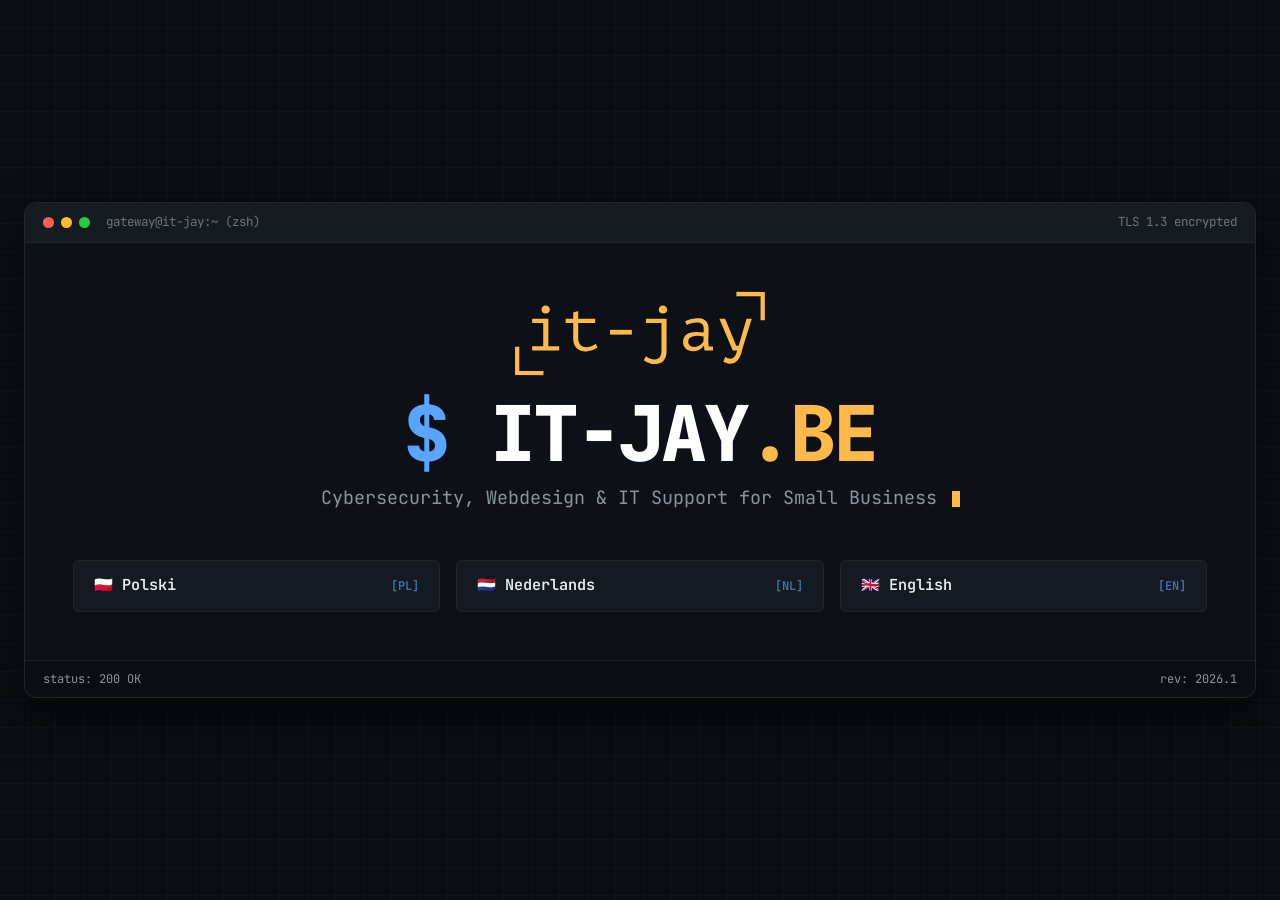
<file: index.html>
<!doctype html>
<html lang="pl">
<head>
    <meta charset="UTF-8" />
    <meta name="viewport" content="width=device-width, initial-scale=1.0" />
    <meta http-equiv="X-UA-Compatible" content="IE=edge" />

    <title>IT-JAY | Cybersecurity &amp; IT Architecture</title>
    <meta name="description" content="Cyberbezpieczeństwo, architektura IT oraz dedykowane wsparcie technologiczne dla biznesu." />
    <meta name="author" content="IT-JAY" />
    <meta name="robots" content="index, follow" />
    <link rel="canonical" href="https://it-jay.be/" />

    <!-- Pasek przeglądarki i motyw -->
    <meta name="theme-color" content="#0a0d12" />

    <!-- Google Fonts: JetBrains Mono -->
    <link rel="preconnect" href="https://fonts.googleapis.com" />
    <link rel="preconnect" href="https://fonts.gstatic.com" crossorigin />
    <link href="https://fonts.googleapis.com/css2?family=JetBrains+Mono:wght@400;600;700;800&display=swap" rel="stylesheet" />

    <!-- Bootstrap 5 CSS & Font Awesome -->
    <link href="https://cdn.jsdelivr.net/npm/bootstrap@5.3.2/dist/css/bootstrap.min.css" rel="stylesheet" />
    <link rel="stylesheet" href="https://cdnjs.cloudflare.com/ajax/libs/font-awesome/6.4.2/css/all.min.css" />
    <!-- Custom CSS -->
    <link rel="stylesheet" href="style_index.css" />
   
</head>
<body>

    <main class="gateway-card">
        <!-- Terminal Header -->
        <div class="terminal-header d-flex justify-content-between align-items-center">
            <div class="d-flex align-items-center gap-2">
                <div class="traffic-dots me-2">
                    <span class="traffic-dot dot-close"></span>
                    <span class="traffic-dot dot-min"></span>
                    <span class="traffic-dot dot-max"></span>
                </div>
                <span class="text-secondary">gateway@it-jay:~ (zsh)</span>
            </div>
            <span class="text-secondary d-none d-sm-inline">TLS 1.3 encrypted</span>
        </div>

        <!-- Centralna zawartość -->
        <div class="p-4 p-sm-5 text-center">
            <!-- Logo SVG -->
            <div class="brand-logo-container mb-3">
                <img src="img/it-jay.svg" alt="IT-JAY Logo" class="img-fluid" style="max-height: 85px; width: auto;" />
            </div>

            <!-- Ogromne Logo Tekstowe -->
            <div class="giant-logo">
                <span class="prompt-sign">$</span> IT-JAY<span class="brand-dot">.BE</span>
            </div>

            <!-- Krótki Slogan -->
            <div class="slogan-box mb-4 mb-sm-5">
                Cybersecurity, Webdesign &amp; IT Support for Small Business
                <span class="terminal-caret"></span>
            </div>

            <!-- Przyciski wyboru wersji językowej -->
            <div class="row g-3 justify-content-center">
                <div class="col-12 col-sm-4">
                    <a href="index_pl.html" class="lang-button">
                        <span>🇵🇱 Polski</span>
                        <span class="lang-code">[PL]</span>
                    </a>
                </div>
                <div class="col-12 col-sm-4">
                    <a href="index_nl.html" class="lang-button">
                        <span>🇳🇱 Nederlands</span>
                        <span class="lang-code">[NL]</span>
                    </a>
                </div>
                <div class="col-12 col-sm-4">
                    <a href="index_en.html" class="lang-button">
                        <span>🇬🇧 English</span>
                        <span class="lang-code">[EN]</span>
                    </a>
                </div>
            </div>
        </div>

        <!-- Stopka okna -->
        <div class="footer-note d-flex justify-content-between align-items-center">
            <span>status: 200 OK</span>
            <span>rev: 2026.1</span>
        </div>
    </main>

</body>
</html>
</file>
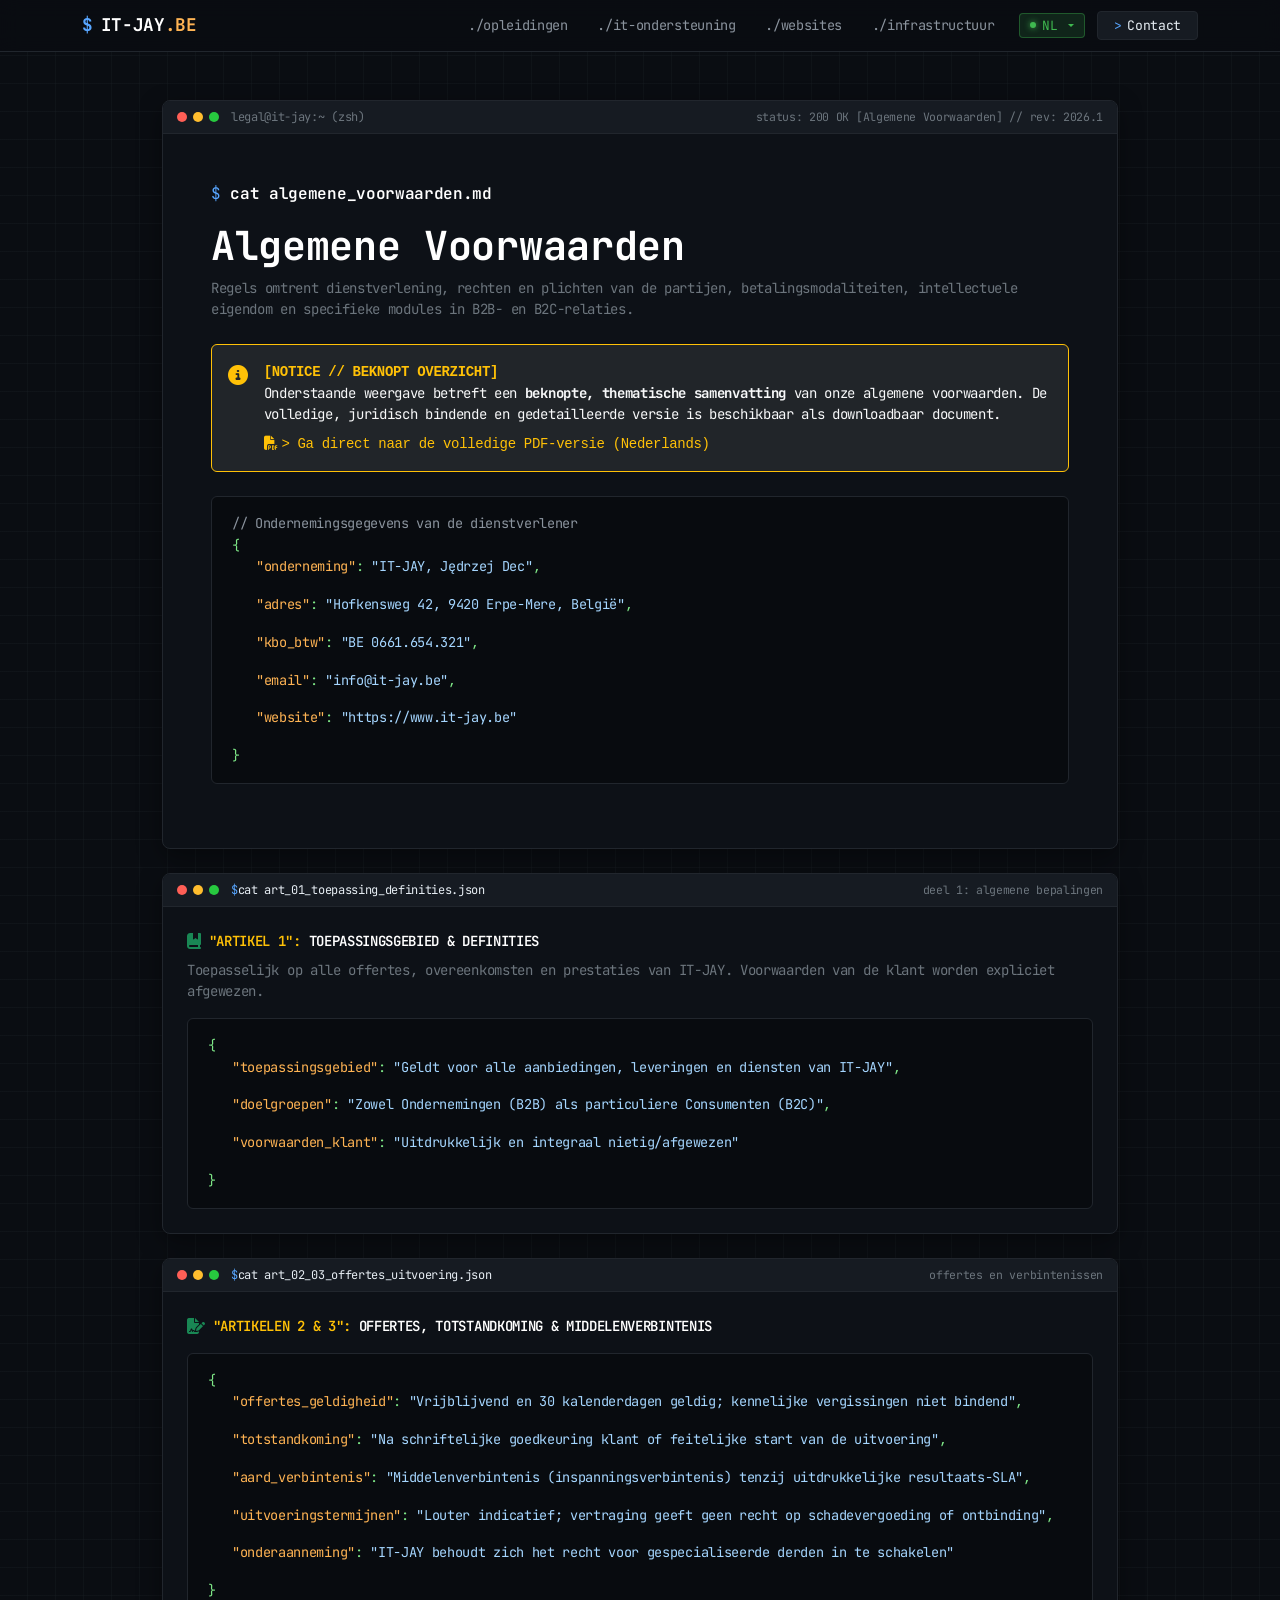
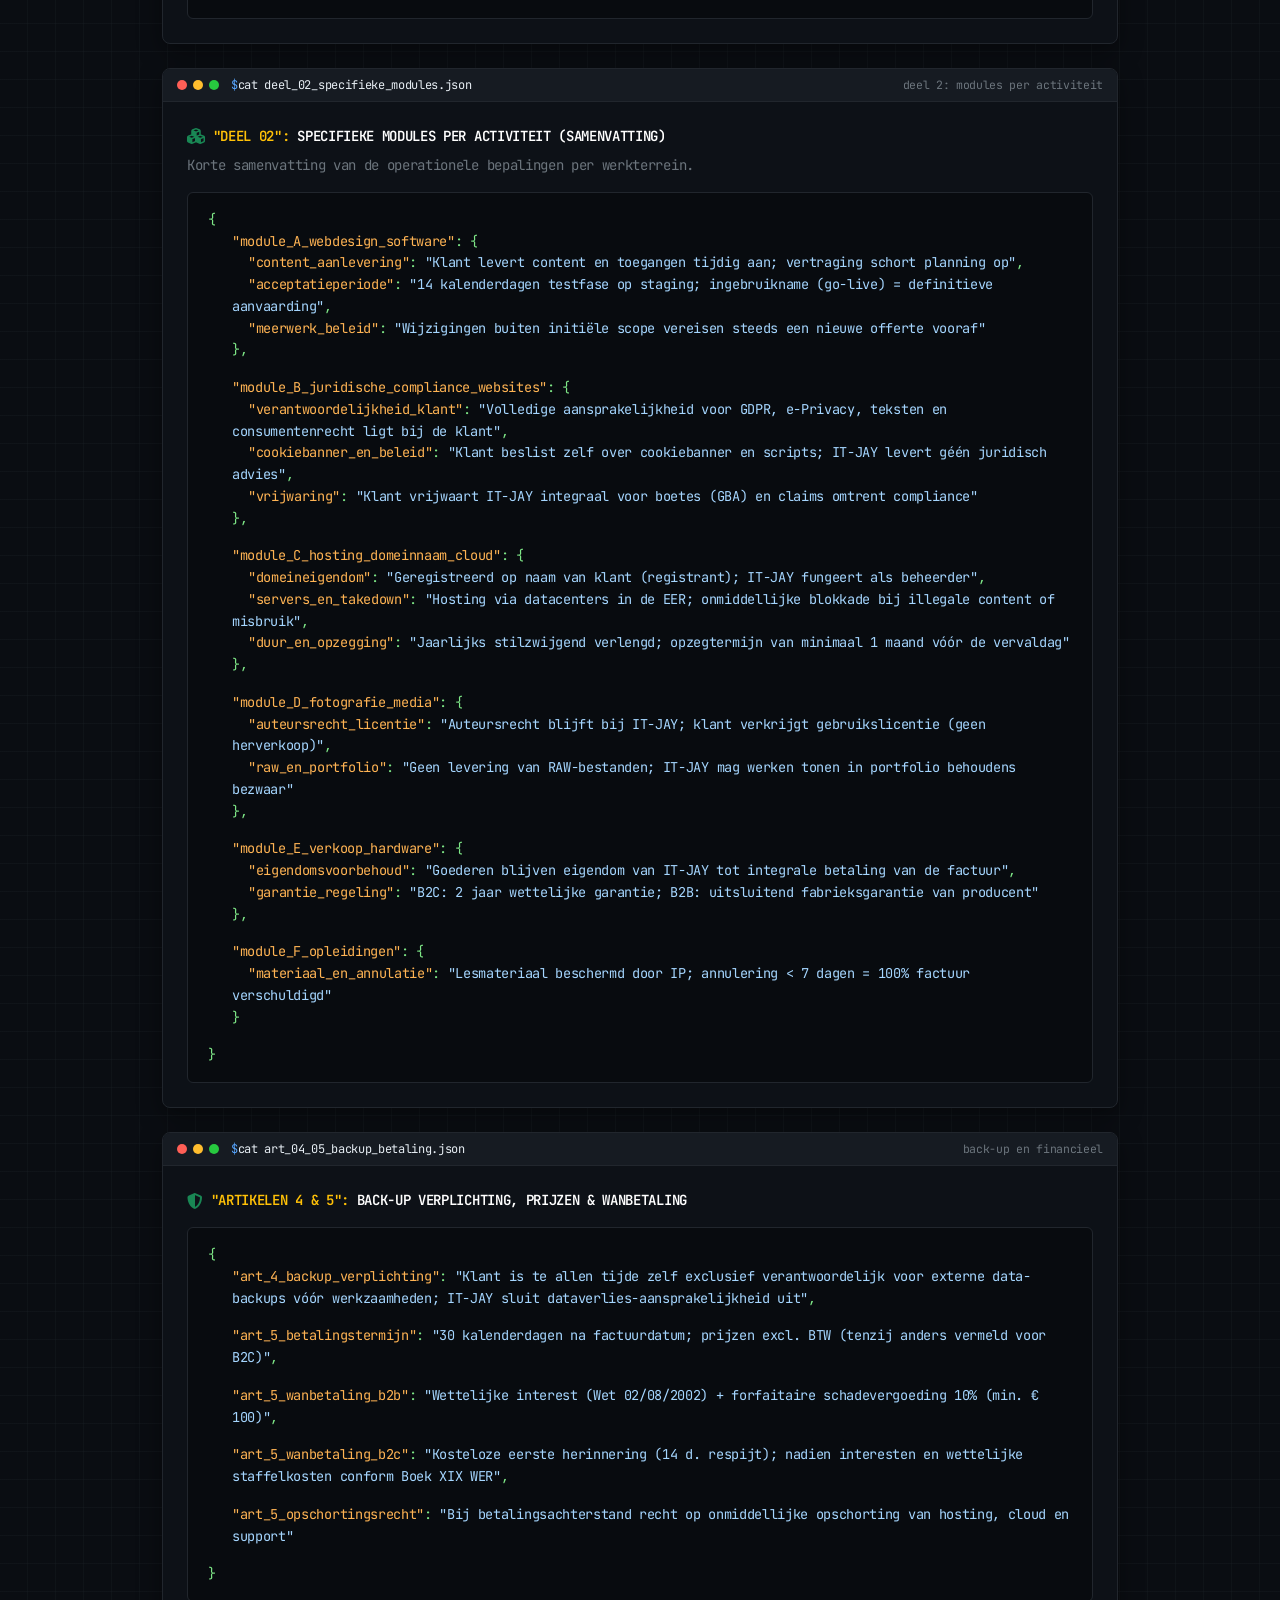
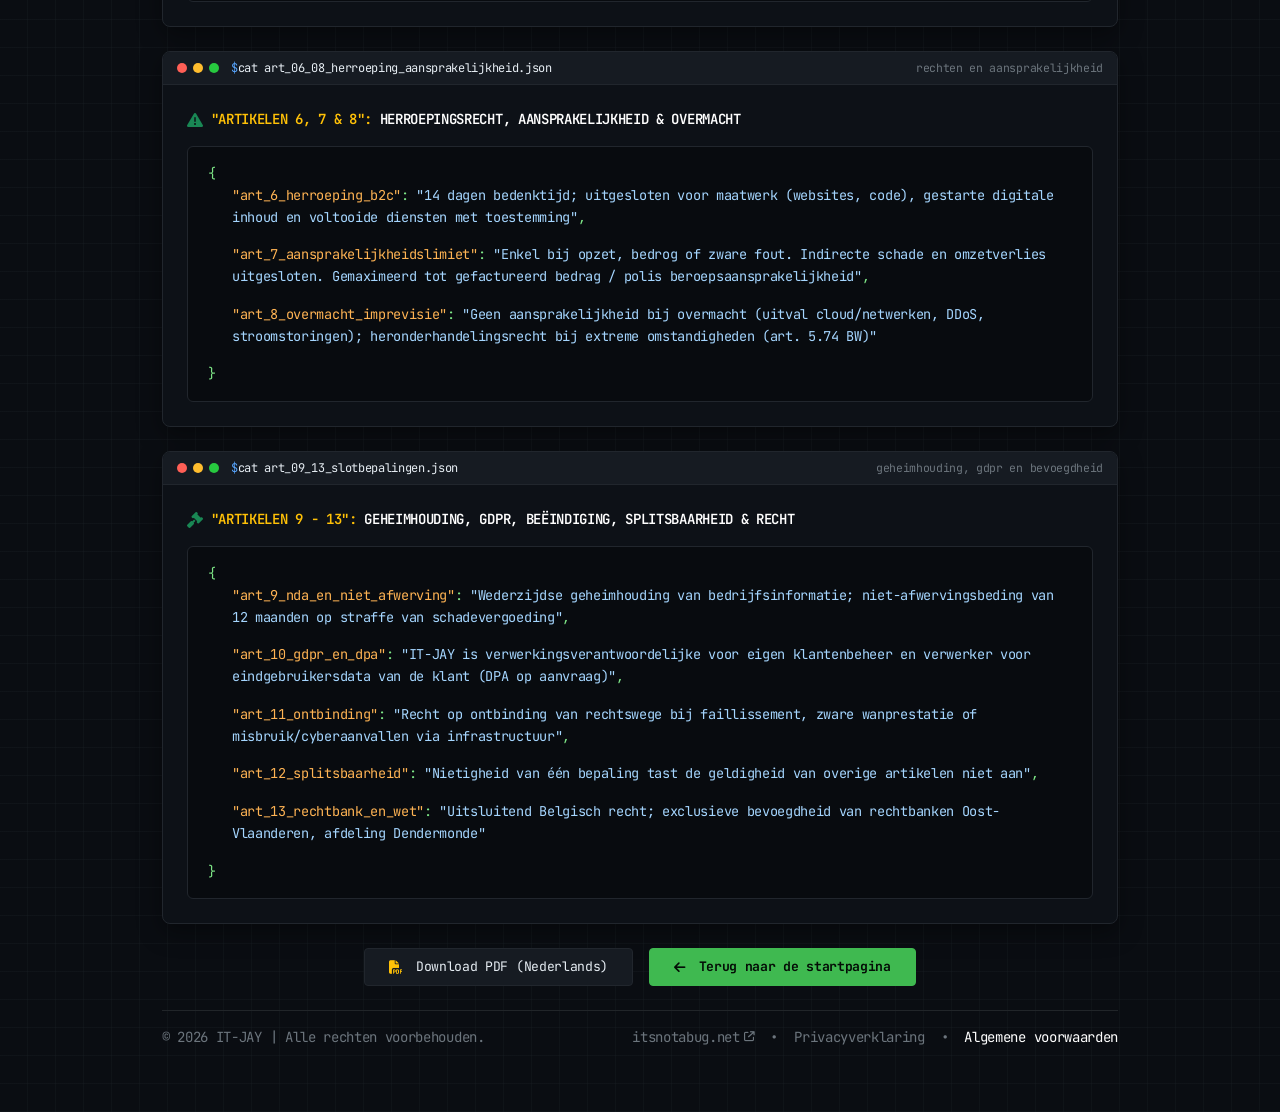
<file: algemene-voorwaarden.html>
<!doctype html>
<html lang="nl">
    <head>
        <meta charset="UTF-8" />
        <meta name="viewport" content="width=device-width, initial-scale=1.0" />
        <meta http-equiv="X-UA-Compatible" content="IE=edge" />

        <!-- Basis SEO -->
        <title>IT-JAY | Algemene Voorwaarden</title>
        <meta
            name="description"
            content="Algemene voorwaarden van IT-JAY – regels voor samenwerking, aansprakelijkheid, garanties, intellectuele eigendom en specifieke modules voor IT, websites, hosting, foto en hardware." />
        <meta name="author" content="IT-JAY" />
        <meta name="robots" content="index, follow" />
        <link rel="canonical" href="https://it-jay.be/nl/algemene-voorwaarden.html" />

        <!-- Taalversies (Hreflang) -->
        <link rel="alternate" hreflang="pl" href="https://it-jay.be/warunki-ogolne.html" />
        <link rel="alternate" hreflang="nl" href="https://it-jay.be/nl/algemene-voorwaarden.html" />
        <link rel="alternate" hreflang="en" href="https://it-jay.be/en/terms-and-conditions.html" />

        <!-- Interfacekleur -->
        <meta name="theme-color" content="#0a0d12" />

        <!-- Google Fonts -->
        <link rel="preconnect" href="https://fonts.googleapis.com" />
        <link rel="preconnect" href="https://fonts.gstatic.com" crossorigin />
        <link
            href="https://fonts.googleapis.com/css2?family=JetBrains+Mono:wght@300;400;500;600;700&display=swap"
            rel="stylesheet" />

        <!-- Bootstrap 5 & Font Awesome -->
        <link href="https://cdn.jsdelivr.net/npm/bootstrap@5.3.2/dist/css/bootstrap.min.css" rel="stylesheet" />
        <link rel="stylesheet" href="https://cdnjs.cloudflare.com/ajax/libs/font-awesome/6.4.2/css/all.min.css" />

        <!-- Custom CSS -->
        <link rel="stylesheet" href="style.css" />
    </head>
    <body>
        <!-- 1. GÓRNY PASEK NAGŁÓWKA -->
        <header class="top-wire-divider">
            <div class="container-xl">
                <nav class="navbar navbar-expand-lg navbar-dark px-0 py-2">
                    <!-- Brand -->
                    <a class="brand-logo" href="index.html">
                        <span class="prompt-sign">$</span>
                        <span>IT-JAY<span class="brand-highlight">.BE</span></span>
                    </a>

                    <!-- Mobile toggle -->
                    <button
                        class="navbar-toggler border-0 shadow-none text-white"
                        type="button"
                        data-bs-toggle="collapse"
                        data-bs-target="#itjayNavbarCollapse">
                        <i class="fa-solid fa-bars fs-5"></i>
                    </button>

                    <!-- Menu Links & Dropdown -->
                    <div class="collapse navbar-collapse justify-content-end" id="itjayNavbarCollapse">
                        <ul class="navbar-nav align-items-lg-center gap-lg-1 my-3 my-lg-0">
                            <li class="nav-item">
                                <a class="nav-link nav-link-custom" href="index_nl.html#szkolenia">./opleidingen</a>
                            </li>
                            <li class="nav-item">
                                <a class="nav-link nav-link-custom" href="index_nl.html#wsparcie-it"
                                    >./it-ondersteuning</a
                                >
                            </li>
                            <li class="nav-item">
                                <a class="nav-link nav-link-custom" href="index_nl.html#strony-www">./websites</a>
                            </li>
                            <li class="nav-item">
                                <a class="nav-link nav-link-custom" href="index_nl.html#infrastruktura"
                                    >./infrastructuur</a
                                >
                            </li>

                            <!-- Przełącznik języka -->
                            <li class="nav-item dropdown ms-lg-2 my-2 my-lg-0">
                                <button
                                    class="btn lang-dropdown-btn dropdown-toggle shadow-none"
                                    type="button"
                                    id="langSelectorMenu"
                                    data-bs-toggle="dropdown">
                                    <span class="status-dot-green"></span>
                                    <span id="currentLangDisplay">NL</span>
                                </button>
                                <ul
                                    class="dropdown-menu dropdown-menu-end lang-menu-dark"
                                    aria-labelledby="langSelectorMenu">
                                    <li>
                                        <a
                                            class="lang-item-btn text-decoration-none"
                                            href="warunki-ogolne.html"
                                            data-lang="PL">
                                            <span>🇵🇱 Polski</span>
                                            <small class="opacity-75">PL</small>
                                        </a>
                                    </li>
                                    <li>
                                        <a
                                            class="lang-item-btn active-lang text-decoration-none"
                                            href="algemene-voorwaarden.html"
                                            data-lang="NL">
                                            <span>🇳🇱 Nederlands</span>
                                            <small class="opacity-75">NL</small>
                                        </a>
                                    </li>
                                    <li>
                                        <a
                                            class="lang-item-btn text-decoration-none"
                                            href="terms-and-conditions.html"
                                            data-lang="EN">
                                            <span>🇬🇧 English</span>
                                            <small class="opacity-75">EN</small>
                                        </a>
                                    </li>
                                </ul>
                            </li>

                            <li class="nav-item ms-lg-2">
                                <a href="index_nl.html#kontakt" class="btn btn-cli py-1 px-3">
                                    <span class="prompt-sign">&gt;</span> Contact
                                </a>
                            </li>
                        </ul>
                    </div>
                </nav>
            </div>
        </header>

        <main class="py-4 py-md-5">
            <div class="container-xl" style="max-width: 980px">
                <!-- HERO DOKUMENTU -->
                <section class="terminal-window mb-4">
                    <div class="terminal-header d-flex align-items-center justify-content-between">
                        <div class="d-flex align-items-center">
                            <div class="traffic-dots">
                                <span class="traffic-dot dot-close"></span>
                                <span class="traffic-dot dot-min"></span>
                                <span class="traffic-dot dot-max"></span>
                            </div>
                            <span class="text-secondary">legal@it-jay:~ (zsh)</span>
                        </div>
                        <div class="d-none d-sm-block text-secondary" style="font-size: 0.72rem">
                            status: 200 OK [Algemene Voorwaarden] // rev: 2026.1
                        </div>
                    </div>

                    <div class="p-4 p-md-5">
                        <div class="mb-3">
                            <span class="prompt-sign">$</span> <span class="cmd-text">cat algemene_voorwaarden.md</span>
                        </div>
                        <h1 class="display-6 fw-bold text-white mb-2">Algemene Voorwaarden</h1>
                        <p class="text-secondary small mb-4">
                            Regels omtrent dienstverlening, rechten en plichten van de partijen, betalingsmodaliteiten,
                            intellectuele eigendom en specifieke modules in B2B- en B2C-relaties.
                        </p>

                        <!-- Terminal Notice: Samenvatting & PDF verwijzing -->
                        <div class="p-3 mb-4 rounded border border-warning bg-dark d-flex align-items-start gap-3">
                            <i class="fa-solid fa-circle-info text-warning fs-5 mt-1"></i>
                            <div class="small">
                                <span class="text-warning fw-semibold font-monospace">[NOTICE // BEKNOPT OVERZICHT]</span><br />
                                <span class="text-light">
                                    Onderstaande weergave betreft een <strong>beknopte, thematische samenvatting</strong> van onze algemene voorwaarden. 
                                    De volledige, juridisch bindende en gedetailleerde versie is beschikbaar als downloadbaar document.
                                </span>
                                <div class="mt-2">
                                    <a href="#downloads" class="text-warning text-decoration-none fw-medium hover-underline font-monospace">
                                        <i class="fa-solid fa-file-pdf me-1"></i>&gt; Ga direct naar de volledige PDF-versie (Nederlands)
                                    </a>
                                </div>
                            </div>
                        </div>

                        <!-- Blok danych podmiotu -->
                        <div class="json-block mb-3">
                            <span class="jc">// Ondernemingsgegevens van de dienstverlener</span><br />
                            <span class="jp">{</span><br />
                            <div class="json-row">
                                <p>
                                    <span class="jk">"onderneming"</span><span class="jp">:</span>
                                    <span class="js">"IT-JAY, Jędrzej Dec"</span><span class="jp">,</span>
                                </p>
                                <p>
                                    <span class="jk">"adres"</span><span class="jp">:</span>
                                    <span class="js">"Hofkensweg 42, 9420 Erpe-Mere, België"</span><span class="jp">,</span>
                                </p>
                                <p>
                                    <span class="jk">"kbo_btw"</span><span class="jp">:</span>
                                    <span class="js">"BE 0661.654.321"</span><span class="jp">,</span>
                                </p>
                                <p>
                                    <span class="jk">"email"</span><span class="jp">:</span>
                                    <span class="js">"info@it-jay.be"</span><span class="jp">,</span>
                                </p>
                                <p>
                                    <span class="jk">"website"</span><span class="jp">:</span>
                                    <span class="js">"https://www.it-jay.be"</span>
                                </p>
                            </div>
                            <span class="jp">}</span>
                        </div>
                    </div>
                </section>

                <!-- DEEL 1 / ARTIKEL 1 -->
                <section class="terminal-window mb-3 mb-md-4">
                    <div class="terminal-header d-flex align-items-center justify-content-between">
                        <div class="d-flex align-items-center">
                            <div class="traffic-dots">
                                <span class="traffic-dot dot-close"></span>
                                <span class="traffic-dot dot-min"></span>
                                <span class="traffic-dot dot-max"></span>
                            </div>
                            <span class="prompt-sign">$</span> cat art_01_toepassing_definities.json
                        </div>
                        <div class="d-none d-sm-block text-secondary" style="font-size: 0.72rem">
                            deel 1: algemene bepalingen
                        </div>
                    </div>
                    <div class="p-4">
                        <div class="d-flex align-items-center gap-2 mb-2">
                            <i class="fa-solid fa-book-bookmark text-success"></i>
                            <span class="code-font small text-uppercase fw-semibold">
                                <span class="text-warning">"Artikel 1":</span>
                                <span class="text-white"> Toepassingsgebied &amp; Definities</span>
                            </span>
                        </div>
                        <p class="text-secondary small mb-3">
                            Toepasselijk op alle offertes, overeenkomsten en prestaties van IT-JAY. Voorwaarden van de klant worden expliciet afgewezen.
                        </p>
                        <div class="json-block">
                            <span class="jp">{</span><br />
                            <div class="json-row">
                                <p>
                                    <span class="jk">"toepassingsgebied"</span><span class="jp">:</span>
                                    <span class="js">"Geldt voor alle aanbiedingen, leveringen en diensten van IT-JAY"</span><span class="jp">,</span>
                                </p>
                                <p>
                                    <span class="jk">"doelgroepen"</span><span class="jp">:</span>
                                    <span class="js">"Zowel Ondernemingen (B2B) als particuliere Consumenten (B2C)"</span><span class="jp">,</span>
                                </p>
                                <p>
                                    <span class="jk">"voorwaarden_klant"</span><span class="jp">:</span>
                                    <span class="js">"Uitdrukkelijk en integraal nietig/afgewezen"</span>
                                </p>
                            </div>
                            <span class="jp">}</span>
                        </div>
                    </div>
                </section>

                <!-- DEEL 1 / ARTIKEL 2 & 3 -->
                <section class="terminal-window mb-3 mb-md-4">
                    <div class="terminal-header d-flex align-items-center justify-content-between">
                        <div class="d-flex align-items-center">
                            <div class="traffic-dots">
                                <span class="traffic-dot dot-close"></span>
                                <span class="traffic-dot dot-min"></span>
                                <span class="traffic-dot dot-max"></span>
                            </div>
                            <span class="prompt-sign">$</span> cat art_02_03_offertes_uitvoering.json
                        </div>
                        <div class="d-none d-sm-block text-secondary" style="font-size: 0.72rem">
                            offertes en verbintenissen
                        </div>
                    </div>
                    <div class="p-4">
                        <div class="d-flex align-items-center gap-2 mb-2">
                            <i class="fa-solid fa-file-signature text-success"></i>
                            <span class="code-font small text-uppercase fw-semibold">
                                <span class="text-warning">"Artikelen 2 &amp; 3":</span>
                                <span class="text-white"> Offertes, Totstandkoming &amp; Middelenverbintenis</span>
                            </span>
                        </div>
                        <div class="json-block mt-3">
                            <span class="jp">{</span><br />
                            <div class="json-row">
                                <p>
                                    <span class="jk">"offertes_geldigheid"</span><span class="jp">:</span>
                                    <span class="js">"Vrijblijvend en 30 kalenderdagen geldig; kennelijke vergissingen niet bindend"</span><span class="jp">,</span>
                                </p>
                                <p>
                                    <span class="jk">"totstandkoming"</span><span class="jp">:</span>
                                    <span class="js">"Na schriftelijke goedkeuring klant of feitelijke start van de uitvoering"</span><span class="jp">,</span>
                                </p>
                                <p>
                                    <span class="jk">"aard_verbintenis"</span><span class="jp">:</span>
                                    <span class="js">"Middelenverbintenis (inspanningsverbintenis) tenzij uitdrukkelijke resultaats-SLA"</span><span class="jp">,</span>
                                </p>
                                <p>
                                    <span class="jk">"uitvoeringstermijnen"</span><span class="jp">:</span>
                                    <span class="js">"Louter indicatief; vertraging geeft geen recht op schadevergoeding of ontbinding"</span><span class="jp">,</span>
                                </p>
                                <p>
                                    <span class="jk">"onderaanneming"</span><span class="jp">:</span>
                                    <span class="js">"IT-JAY behoudt zich het recht voor gespecialiseerde derden in te schakelen"</span>
                                </p>
                            </div>
                            <span class="jp">}</span>
                        </div>
                    </div>
                </section>

                <!-- DEEL 2: SPECIFIEKE MODULES (MODULE A, B, C, D, E, F) -->
                <section class="terminal-window mb-3 mb-md-4">
                    <div class="terminal-header d-flex align-items-center justify-content-between">
                        <div class="d-flex align-items-center">
                            <div class="traffic-dots">
                                <span class="traffic-dot dot-close"></span>
                                <span class="traffic-dot dot-min"></span>
                                <span class="traffic-dot dot-max"></span>
                            </div>
                            <span class="prompt-sign">$</span> cat deel_02_specifieke_modules.json
                        </div>
                        <div class="d-none d-sm-block text-secondary" style="font-size: 0.72rem">
                            deel 2: modules per activiteit
                        </div>
                    </div>
                    <div class="p-4">
                        <div class="d-flex align-items-center gap-2 mb-2">
                            <i class="fa-solid fa-cubes text-success"></i>
                            <span class="code-font small text-uppercase fw-semibold">
                                <span class="text-warning">"Deel 02":</span>
                                <span class="text-white"> Specifieke modules per activiteit (Samenvatting)</span>
                            </span>
                        </div>
                        <p class="text-secondary small mb-3">
                            Korte samenvatting van de operationele bepalingen per werkterrein.
                        </p>
                        <div class="json-block">
                            <span class="jp">{</span><br />
                            <div class="json-row">
                                <!-- MODULE A -->
                                <p>
                                    <span class="jk">"module_A_webdesign_software"</span><span class="jp">:</span>
                                    <span class="jp">{</span><br />
                                    <span class="ps-3"><span class="jk">"content_aanlevering"</span><span class="jp">:</span> <span class="js">"Klant levert content en toegangen tijdig aan; vertraging schort planning op"</span><span class="jp">,</span></span><br />
                                    <span class="ps-3"><span class="jk">"acceptatieperiode"</span><span class="jp">:</span> <span class="js">"14 kalenderdagen testfase op staging; ingebruikname (go-live) = definitieve aanvaarding"</span><span class="jp">,</span></span><br />
                                    <span class="ps-3"><span class="jk">"meerwerk_beleid"</span><span class="jp">:</span> <span class="js">"Wijzigingen buiten initiële scope vereisen steeds een nieuwe offerte vooraf"</span></span><br />
                                    <span class="jp">}</span><span class="jp">,</span>
                                </p>
                                <!-- MODULE B -->
                                <p>
                                    <span class="jk">"module_B_juridische_compliance_websites"</span><span class="jp">:</span>
                                    <span class="jp">{</span><br />
                                    <span class="ps-3"><span class="jk">"verantwoordelijkheid_klant"</span><span class="jp">:</span> <span class="js">"Volledige aansprakelijkheid voor GDPR, e-Privacy, teksten en consumentenrecht ligt bij de klant"</span><span class="jp">,</span></span><br />
                                    <span class="ps-3"><span class="jk">"cookiebanner_en_beleid"</span><span class="jp">:</span> <span class="js">"Klant beslist zelf over cookiebanner en scripts; IT-JAY levert géén juridisch advies"</span><span class="jp">,</span></span><br />
                                    <span class="ps-3"><span class="jk">"vrijwaring"</span><span class="jp">:</span> <span class="js">"Klant vrijwaart IT-JAY integraal voor boetes (GBA) en claims omtrent compliance"</span></span><br />
                                    <span class="jp">}</span><span class="jp">,</span>
                                </p>
                                <!-- MODULE C -->
                                <p>
                                    <span class="jk">"module_C_hosting_domeinnaam_cloud"</span><span class="jp">:</span>
                                    <span class="jp">{</span><br />
                                    <span class="ps-3"><span class="jk">"domeineigendom"</span><span class="jp">:</span> <span class="js">"Geregistreerd op naam van klant (registrant); IT-JAY fungeert als beheerder"</span><span class="jp">,</span></span><br />
                                    <span class="ps-3"><span class="jk">"servers_en_takedown"</span><span class="jp">:</span> <span class="js">"Hosting via datacenters in de EER; onmiddellijke blokkade bij illegale content of misbruik"</span><span class="jp">,</span></span><br />
                                    <span class="ps-3"><span class="jk">"duur_en_opzegging"</span><span class="jp">:</span> <span class="js">"Jaarlijks stilzwijgend verlengd; opzegtermijn van minimaal 1 maand vóór de vervaldag"</span></span><br />
                                    <span class="jp">}</span><span class="jp">,</span>
                                </p>
                                <!-- MODULE D -->
                                <p>
                                    <span class="jk">"module_D_fotografie_media"</span><span class="jp">:</span>
                                    <span class="jp">{</span><br />
                                    <span class="ps-3"><span class="jk">"auteursrecht_licentie"</span><span class="jp">:</span> <span class="js">"Auteursrecht blijft bij IT-JAY; klant verkrijgt gebruikslicentie (geen herverkoop)"</span><span class="jp">,</span></span><br />
                                    <span class="ps-3"><span class="jk">"raw_en_portfolio"</span><span class="jp">:</span> <span class="js">"Geen levering van RAW-bestanden; IT-JAY mag werken tonen in portfolio behoudens bezwaar"</span></span><br />
                                    <span class="jp">}</span><span class="jp">,</span>
                                </p>
                                <!-- MODULE E -->
                                <p>
                                    <span class="jk">"module_E_verkoop_hardware"</span><span class="jp">:</span>
                                    <span class="jp">{</span><br />
                                    <span class="ps-3"><span class="jk">"eigendomsvoorbehoud"</span><span class="jp">:</span> <span class="js">"Goederen blijven eigendom van IT-JAY tot integrale betaling van de factuur"</span><span class="jp">,</span></span><br />
                                    <span class="ps-3"><span class="jk">"garantie_regeling"</span><span class="jp">:</span> <span class="js">"B2C: 2 jaar wettelijke garantie; B2B: uitsluitend fabrieksgarantie van producent"</span></span><br />
                                    <span class="jp">}</span><span class="jp">,</span>
                                </p>
                                <!-- MODULE F -->
                                <p>
                                    <span class="jk">"module_F_opleidingen"</span><span class="jp">:</span>
                                    <span class="jp">{</span><br />
                                    <span class="ps-3"><span class="jk">"materiaal_en_annulatie"</span><span class="jp">:</span> <span class="js">"Lesmateriaal beschermd door IP; annulering &lt; 7 dagen = 100% factuur verschuldigd"</span></span><br />
                                    <span class="jp">}</span>
                                </p>
                            </div>
                            <span class="jp">}</span>
                        </div>
                    </div>
                </section>

                <!-- DEEL 3 / ARTIKEL 4 & 5 -->
                <section class="terminal-window mb-3 mb-md-4">
                    <div class="terminal-header d-flex align-items-center justify-content-between">
                        <div class="d-flex align-items-center">
                            <div class="traffic-dots">
                                <span class="traffic-dot dot-close"></span>
                                <span class="traffic-dot dot-min"></span>
                                <span class="traffic-dot dot-max"></span>
                            </div>
                            <span class="prompt-sign">$</span> cat art_04_05_backup_betaling.json
                        </div>
                        <div class="d-none d-sm-block text-secondary" style="font-size: 0.72rem">
                            back-up en financieel
                        </div>
                    </div>
                    <div class="p-4">
                        <div class="d-flex align-items-center gap-2 mb-2">
                            <i class="fa-solid fa-shield-halved text-success"></i>
                            <span class="code-font small text-uppercase fw-semibold">
                                <span class="text-warning">"Artikelen 4 &amp; 5":</span>
                                <span class="text-white"> Back-up Verplichting, Prijzen &amp; Wanbetaling</span>
                            </span>
                        </div>
                        <div class="json-block mt-3">
                            <span class="jp">{</span><br />
                            <div class="json-row">
                                <p>
                                    <span class="jk">"art_4_backup_verplichting"</span><span class="jp">:</span>
                                    <span class="js">"Klant is te allen tijde zelf exclusief verantwoordelijk voor externe data-backups vóór werkzaamheden; IT-JAY sluit dataverlies-aansprakelijkheid uit"</span><span class="jp">,</span>
                                </p>
                                <p>
                                    <span class="jk">"art_5_betalingstermijn"</span><span class="jp">:</span>
                                    <span class="js">"30 kalenderdagen na factuurdatum; prijzen excl. BTW (tenzij anders vermeld voor B2C)"</span><span class="jp">,</span>
                                </p>
                                <p>
                                    <span class="jk">"art_5_wanbetaling_b2b"</span><span class="jp">:</span>
                                    <span class="js">"Wettelijke interest (Wet 02/08/2002) + forfaitaire schadevergoeding 10% (min. € 100)"</span><span class="jp">,</span>
                                </p>
                                <p>
                                    <span class="jk">"art_5_wanbetaling_b2c"</span><span class="jp">:</span>
                                    <span class="js">"Kosteloze eerste herinnering (14 d. respijt); nadien interesten en wettelijke staffelkosten conform Boek XIX WER"</span><span class="jp">,</span>
                                </p>
                                <p>
                                    <span class="jk">"art_5_opschortingsrecht"</span><span class="jp">:</span>
                                    <span class="js">"Bij betalingsachterstand recht op onmiddellijke opschorting van hosting, cloud en support"</span>
                                </p>
                            </div>
                            <span class="jp">}</span>
                        </div>
                    </div>
                </section>

                <!-- DEEL 3 / ARTIKEL 6, 7 & 8 -->
                <section class="terminal-window mb-3 mb-md-4">
                    <div class="terminal-header d-flex align-items-center justify-content-between">
                        <div class="d-flex align-items-center">
                            <div class="traffic-dots">
                                <span class="traffic-dot dot-close"></span>
                                <span class="traffic-dot dot-min"></span>
                                <span class="traffic-dot dot-max"></span>
                            </div>
                            <span class="prompt-sign">$</span> cat art_06_08_herroeping_aansprakelijkheid.json
                        </div>
                        <div class="d-none d-sm-block text-secondary" style="font-size: 0.72rem">
                            rechten en aansprakelijkheid
                        </div>
                    </div>
                    <div class="p-4">
                        <div class="d-flex align-items-center gap-2 mb-2">
                            <i class="fa-solid fa-triangle-exclamation text-success"></i>
                            <span class="code-font small text-uppercase fw-semibold">
                                <span class="text-warning">"Artikelen 6, 7 &amp; 8":</span>
                                <span class="text-white"> Herroepingsrecht, Aansprakelijkheid &amp; Overmacht</span>
                            </span>
                        </div>
                        <div class="json-block mt-3">
                            <span class="jp">{</span><br />
                            <div class="json-row">
                                <p>
                                    <span class="jk">"art_6_herroeping_b2c"</span><span class="jp">:</span>
                                    <span class="js">"14 dagen bedenktijd; uitgesloten voor maatwerk (websites, code), gestarte digitale inhoud en voltooide diensten met toestemming"</span><span class="jp">,</span>
                                </p>
                                <p>
                                    <span class="jk">"art_7_aansprakelijkheidslimiet"</span><span class="jp">:</span>
                                    <span class="js">"Enkel bij opzet, bedrog of zware fout. Indirecte schade en omzetverlies uitgesloten. Gemaximeerd tot gefactureerd bedrag / polis beroepsaansprakelijkheid"</span><span class="jp">,</span>
                                </p>
                                <p>
                                    <span class="jk">"art_8_overmacht_imprevisie"</span><span class="jp">:</span>
                                    <span class="js">"Geen aansprakelijkheid bij overmacht (uitval cloud/netwerken, DDoS, stroomstoringen); heronderhandelingsrecht bij extreme omstandigheden (art. 5.74 BW)"</span>
                                </p>
                            </div>
                            <span class="jp">}</span>
                        </div>
                    </div>
                </section>

                <!-- DEEL 3 / ARTIKEL 9, 10, 11, 12 & 13 -->
                <section class="terminal-window mb-4">
                    <div class="terminal-header d-flex align-items-center justify-content-between">
                        <div class="d-flex align-items-center">
                            <div class="traffic-dots">
                                <span class="traffic-dot dot-close"></span>
                                <span class="traffic-dot dot-min"></span>
                                <span class="traffic-dot dot-max"></span>
                            </div>
                            <span class="prompt-sign">$</span> cat art_09_13_slotbepalingen.json
                        </div>
                        <div class="d-none d-sm-block text-secondary" style="font-size: 0.72rem">
                            geheimhouding, gdpr en bevoegdheid
                        </div>
                    </div>
                    <div class="p-4">
                        <div class="d-flex align-items-center gap-2 mb-2">
                            <i class="fa-solid fa-gavel text-success"></i>
                            <span class="code-font small text-uppercase fw-semibold">
                                <span class="text-warning">"Artikelen 9 - 13":</span>
                                <span class="text-white"> Geheimhouding, GDPR, Beëindiging, Splitsbaarheid &amp; Recht</span>
                            </span>
                        </div>
                        <div class="json-block mt-3">
                            <span class="jp">{</span><br />
                            <div class="json-row">
                                <p>
                                    <span class="jk">"art_9_nda_en_niet_afwerving"</span><span class="jp">:</span>
                                    <span class="js">"Wederzijdse geheimhouding van bedrijfsinformatie; niet-afwervingsbeding van 12 maanden op straffe van schadevergoeding"</span><span class="jp">,</span>
                                </p>
                                <p>
                                    <span class="jk">"art_10_gdpr_en_dpa"</span><span class="jp">:</span>
                                    <span class="js">"IT-JAY is verwerkingsverantwoordelijke voor eigen klantenbeheer en verwerker voor eindgebruikersdata van de klant (DPA op aanvraag)"</span><span class="jp">,</span>
                                </p>
                                <p>
                                    <span class="jk">"art_11_ontbinding"</span><span class="jp">:</span>
                                    <span class="js">"Recht op ontbinding van rechtswege bij faillissement, zware wanprestatie of misbruik/cyberaanvallen via infrastructuur"</span><span class="jp">,</span>
                                </p>
                                <p>
                                    <span class="jk">"art_12_splitsbaarheid"</span><span class="jp">:</span>
                                    <span class="js">"Nietigheid van één bepaling tast de geldigheid van overige artikelen niet aan"</span><span class="jp">,</span>
                                </p>
                                <p>
                                    <span class="jk">"art_13_rechtbank_en_wet"</span><span class="jp">:</span>
                                    <span class="js">"Uitsluitend Belgisch recht; exclusieve bevoegdheid van rechtbanken Oost-Vlaanderen, afdeling Dendermonde"</span>
                                </p>
                            </div>
                            <span class="jp">}</span>
                        </div>
                    </div>
                </section>

                <!-- Przyciski akcji (ułożone obok siebie) -->
                <div id="downloads" class="d-flex flex-wrap justify-content-center align-items-center gap-3 my-4">
                    <!-- Przycisk pobierania dokumentu -->
                    <a href="downloads/Algemene-voorwaarden.pdf" class="btn btn-cli px-4 py-2" download>
                        <i class="fa-solid fa-file-pdf text-warning me-2"></i> Download PDF (Nederlands)
                    </a>

                    <!-- Przycisk powrotu do strony głównej -->
                    <a href="index_nl.html" class="btn btn-cli btn-cli-green px-4 py-2">
                        <i class="fa-solid fa-arrow-left me-2"></i> Terug naar de startpagina
                    </a>
                </div>

                <!-- Stopka -->
                <footer
                    class="d-flex flex-column flex-sm-row justify-content-between align-items-center py-3 text-secondary small border-top border-dark">
                    <div>© 2026 IT-JAY | Alle rechten voorbehouden.</div>
                    <div class="d-flex gap-3 mt-2 mt-sm-0">
                        <a
                            href="https://www.itsnotabug.net"
                            target="_blank"
                            rel="noopener noreferrer"
                            class="text-secondary text-decoration-none hover-white d-inline-flex align-items-center gap-1">
                            <span>itsnotabug.net</span>
                            <i class="fa-solid fa-arrow-up-right-from-square" style="font-size: 0.75em"></i>
                        </a>
                        <span>•</span>
                        <a href="privacyverklaring.html" class="text-secondary text-decoration-none hover-white"
                            >Privacyverklaring</a
                        >
                        <span>•</span>
                        <a href="algemene-voorwaarden.html" class="text-white text-decoration-none"
                            >Algemene voorwaarden</a
                        >
                    </div>
                </footer>
            </div>
        </main>

        <script src="https://cdn.jsdelivr.net/npm/bootstrap@5.3.3/dist/js/bootstrap.bundle.min.js"></script>
    </body>
</html>
</file>
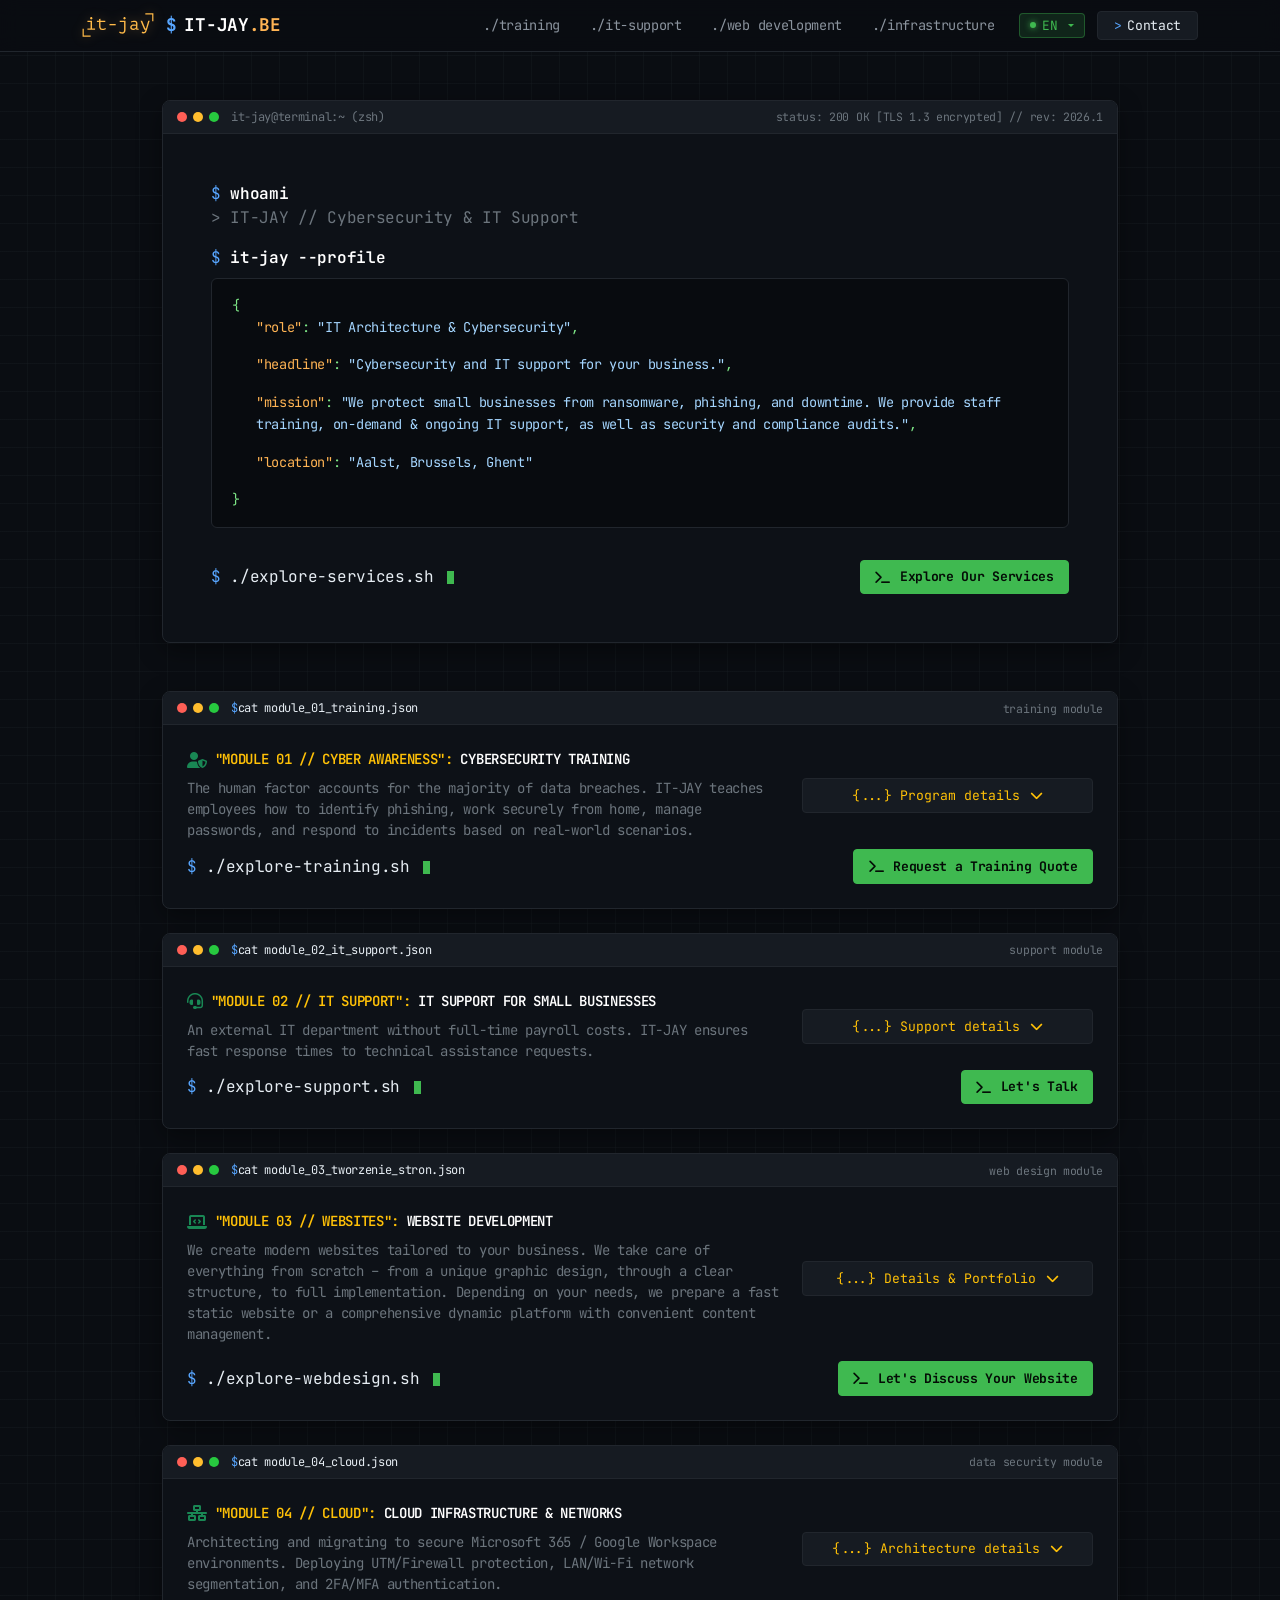
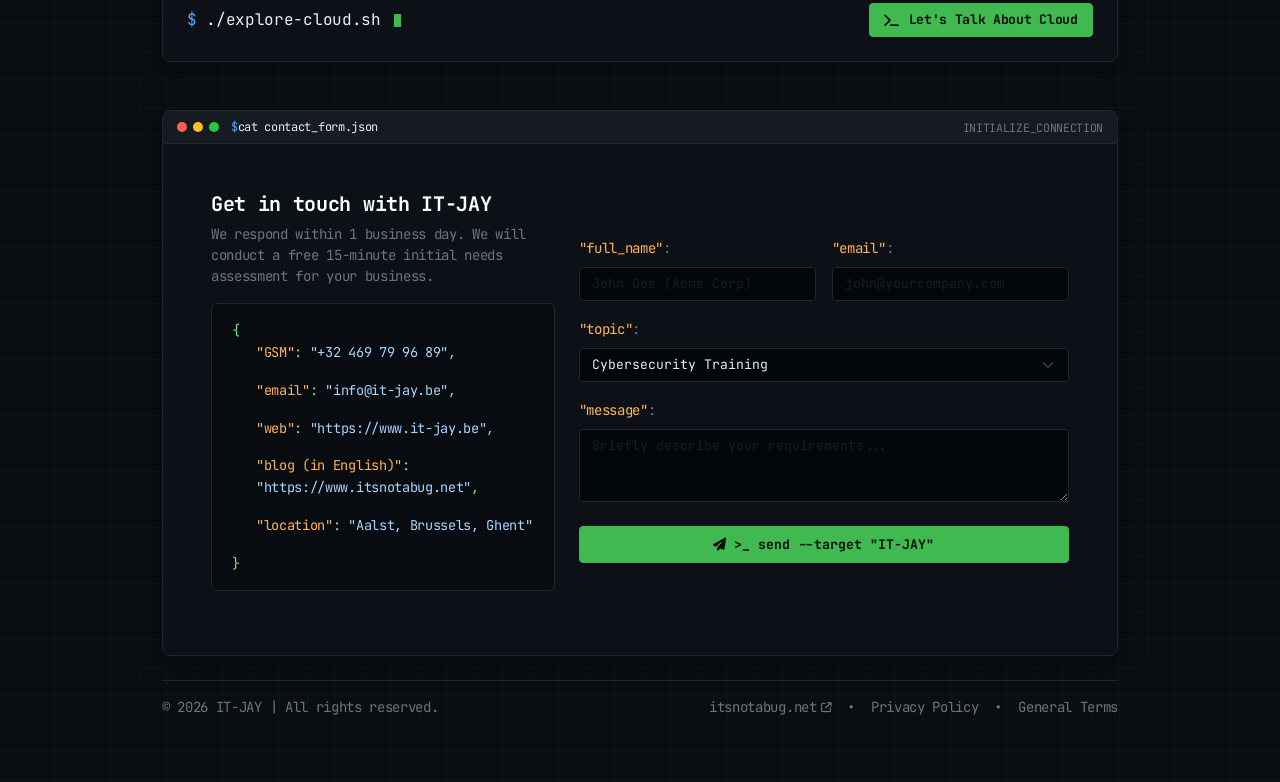
<file: index_en.html>
<!doctype html>
<html lang="en">
    <head>
        <meta charset="UTF-8" />
        <meta name="viewport" content="width=device-width, initial-scale=1.0" />
        <meta http-equiv="X-UA-Compatible" content="IE=edge" />

        <!-- SEO Basics -->
        <title>IT-JAY | Cybersecurity, IT Support &amp; Web Development for SMBs</title>
        <meta
            name="description"
            content="Professional cybersecurity awareness training, ongoing IT support, custom web development, and secure cloud infrastructure for small businesses in Belgium (Aalst, Brussels, Ghent)." />
        <meta
            name="keywords"
            content="cybersecurity, IT support, web development, website design, SMB, helpdesk, phishing training, secure cloud, VPN, Microsoft 365, Aalst, Brussels, Ghent" />
        <meta name="author" content="IT-JAY" />
        <meta name="robots" content="index, follow" />
        <link rel="canonical" href="https://it-jay.be/index_en.html" />

        <!-- Language Versions (Hreflang) -->
        <link rel="alternate" hreflang="pl" href="https://it-jay.be/index_pl.html" />
        <link rel="alternate" hreflang="nl" href="https://it-jay.be/index_nl.html" />
        <link rel="alternate" hreflang="en" href="https://it-jay.be/index_en.html" />
        <link rel="alternate" hreflang="x-default" href="https://it-jay.be/" />

        <!-- Open Graph / Facebook / LinkedIn -->
        <meta property="og:type" content="website" />
        <meta property="og:locale" content="en_US" />
        <meta property="og:url" content="https://it-jay.be/index_en.html" />
        <meta property="og:site_name" content="IT-JAY" />
        <meta property="og:title" content="IT-JAY | Cybersecurity, IT Support &amp; Modern Websites" />
        <meta
            property="og:description"
            content="IT support for small businesses without full-time payroll costs: security awareness training, bespoke web design, and hardened cloud infrastructure." />
        <meta property="og:image" content="https://it-jay.be/og-image.jpg" />

        <!-- Twitter Card -->
        <meta name="twitter:card" content="summary_large_image" />
        <meta name="twitter:title" content="IT-JAY | Cybersecurity, IT Support &amp; Web Development for SMBs" />
        <meta
            name="twitter:description"
            content="Employee training, reliable IT helpdesk, high-speed website development, and cloud infrastructure protection for small enterprises." />
        <meta name="twitter:image" content="https://it-jay.be/og-image.jpg" />

        <!-- Interface Color -->
        <meta name="theme-color" content="#0a0d12" />

        <!-- Google Fonts -->
        <link rel="preconnect" href="https://fonts.googleapis.com" />
        <link rel="preconnect" href="https://fonts.gstatic.com" crossorigin />
        <link
            href="https://fonts.googleapis.com/css2?family=JetBrains+Mono:wght@300;400;500;600;700&display=swap"
            rel="stylesheet" />

        <!-- Bootstrap 5 & Font Awesome -->
        <link href="https://cdn.jsdelivr.net/npm/bootstrap@5.3.2/dist/css/bootstrap.min.css" rel="stylesheet" />
        <link rel="stylesheet" href="https://cdnjs.cloudflare.com/ajax/libs/font-awesome/6.4.2/css/all.min.css" />

        <!-- Custom CSS -->
        <link rel="stylesheet" href="style.css" />
    </head>
    <body>
        <!-- 1. GÓRNY PASEK NAGŁÓWKA -->
        <header class="top-wire-divider">
            <div class="container-xl">
                <nav class="navbar navbar-expand-lg navbar-dark px-0 py-2">
                    <!-- Brand -->
                    <a class="brand-logo" href="index.html">
                        <img
                            src="img/it-jay.svg"
                            alt="IT-JAY"
                            height="24"
                            class="d-inline-block align-text-top"
                            style="width: auto; filter: drop-shadow(0 0 6px rgba(255, 180, 84, 0.35))" />
                        <span class="prompt-sign ms-1">$</span>
                        <span>IT-JAY<span class="brand-highlight">.BE</span></span>
                    </a>

                    <!-- Mobile toggle -->
                    <button
                        class="navbar-toggler border-0 shadow-none text-white"
                        type="button"
                        data-bs-toggle="collapse"
                        data-bs-target="#itjayNavbarCollapse">
                        <i class="fa-solid fa-bars fs-5"></i>
                    </button>

                    <!-- Menu Links & Dropdown -->
                    <div class="collapse navbar-collapse justify-content-end" id="itjayNavbarCollapse">
                        <ul class="navbar-nav align-items-lg-center gap-lg-1 my-3 my-lg-0">
                            <li class="nav-item">
                                <a class="nav-link nav-link-custom" href="#szkolenia">./training</a>
                            </li>
                            <li class="nav-item">
                                <a class="nav-link nav-link-custom" href="#wsparcie-it">./it-support</a>
                            </li>
                            <li class="nav-item">
                                <a class="nav-link nav-link-custom" href="#strony-www">./web development</a>
                            </li>
                            <li class="nav-item">
                                <a class="nav-link nav-link-custom" href="#infrastruktura">./infrastructure</a>
                            </li>

                            <!-- Przełącznik języka -->
                            <li class="nav-item dropdown ms-lg-2 my-2 my-lg-0">
                                <button
                                    class="btn lang-dropdown-btn dropdown-toggle shadow-none"
                                    type="button"
                                    id="langSelectorMenu"
                                    data-bs-toggle="dropdown">
                                    <span class="status-dot-green"></span>
                                    <span id="currentLangDisplay">EN</span>
                                </button>
                                <ul
                                    class="dropdown-menu dropdown-menu-end lang-menu-dark"
                                    aria-labelledby="langSelectorMenu">
                                    <li>
                                        <a
                                            class="lang-item-btn active-lang text-decoration-none"
                                            href="index_pl.html"
                                            data-lang="PL">
                                            <span>🇵🇱 Polski</span>
                                            <small class="opacity-75">PL</small>
                                        </a>
                                    </li>
                                    <li>
                                        <a
                                            class="lang-item-btn text-decoration-none"
                                            href="index_nl.html"
                                            data-lang="NL">
                                            <span>🇳🇱 Nederlands</span>
                                            <small class="opacity-75">NL</small>
                                        </a>
                                    </li>
                                    <li>
                                        <a
                                            class="lang-item-btn text-decoration-none"
                                            href="index_en.html"
                                            data-lang="EN">
                                            <span>🇬🇧 English</span>
                                            <small class="opacity-75">EN</small>
                                        </a>
                                    </li>
                                </ul>
                            </li>

                            <li class="nav-item ms-lg-2">
                                <a href="#kontakt" class="btn btn-cli py-1 px-3">
                                    <span class="prompt-sign">&gt;</span> Contact
                                </a>
                            </li>
                        </ul>
                    </div>
                </nav>
            </div>
        </header>

        <main class="py-4 py-md-5">
            <div class="container-xl" style="max-width: 980px">
                <!-- 1. HERO TERMINAL (Styl wizytówki) -->
                <section class="terminal-window mb-4 mb-md-5">
                    <div class="terminal-header d-flex align-items-center justify-content-between">
                        <div class="d-flex align-items-center">
                            <div class="traffic-dots">
                                <span class="traffic-dot dot-close"></span>
                                <span class="traffic-dot dot-min"></span>
                                <span class="traffic-dot dot-max"></span>
                            </div>
                            <span class="text-secondary">it-jay@terminal:~ (zsh)</span>
                        </div>
                        <div class="d-none d-sm-block text-secondary" style="font-size: 0.72rem">
                            status: 200 OK [TLS 1.3 encrypted] // rev: 2026.1
                        </div>
                    </div>

                    <div class="p-4 p-md-5">
                        <!-- CLI whoami -->
                        <div class="mb-3">
                            <span class="prompt-sign">$</span> <span class="cmd-text">whoami</span><br />
                            <span class="text-secondary">&gt; IT-JAY // Cybersecurity &amp; IT Support</span>
                        </div>

                        <!-- CLI it-jay --profile -->
                        <div class="mb-4">
                            <span class="prompt-sign">$</span> <span class="cmd-text">it-jay --profile</span>
                            <div class="json-block mt-2">
                                <span class="jp">{</span><br />
                                <div class="json-row">
                                    <p>
                                        <span class="jk">"role"</span><span class="jp">:</span>
                                        <span class="js">"IT Architecture &amp; Cybersecurity"</span
                                        ><span class="jp">,</span><br />
                                    </p>
                                    <p>
                                        <span class="jk">"headline"</span><span class="jp">:</span>
                                        <span class="js">"Cybersecurity and IT support for your business."</span
                                        ><span class="jp">,</span><br />
                                    </p>
                                    <p>
                                        <span class="jk">"mission"</span><span class="jp">:</span>
                                        <span class="js"
                                            >"We protect small businesses from ransomware, phishing, and downtime. We
                                            provide staff training, on-demand &amp; ongoing IT support, as well as
                                            security and compliance audits."</span
                                        ><span class="jp">,</span><br />
                                    </p>
                                    <p>
                                        <span class="jk">"location"</span><span class="jp">:</span>
                                        <span class="js">"Aalst, Brussels, Ghent"</span><br />
                                    </p>
                                </div>
                                <span class="jp">}</span>
                            </div>
                        </div>

                        <!-- CLI prompt z kursorem i CTA -->
                        <div class="d-flex flex-wrap align-items-center justify-content-between gap-3 pt-2">
                            <div>
                                <span class="prompt-sign">$</span> ./explore-services.sh
                                <span class="terminal-caret"></span>
                            </div>
                            <a href="#szkolenia" class="btn btn-cli btn-cli-green">
                                <i class="fa-solid fa-terminal me-1"></i> Explore Our Services
                            </a>
                        </div>
                    </div>
                </section>

                <!-- 2. BLOK 1: Szkolenia z cyberbezpieczeństwa -->
                <section id="szkolenia" class="terminal-window mb-3 mb-md-4">
                    <div class="terminal-header d-flex align-items-center justify-content-between">
                        <div class="d-flex align-items-center">
                            <div class="traffic-dots">
                                <span class="traffic-dot dot-close"></span>
                                <span class="traffic-dot dot-min"></span>
                                <span class="traffic-dot dot-max"></span>
                            </div>
                            <span class="prompt-sign">$</span> cat module_01_training.json
                        </div>
                        <div class="d-none d-sm-block text-secondary" style="font-size: 0.72rem">training module</div>
                    </div>

                    <div class="p-4">
                        <div class="row align-items-center g-3">
                            <div class="col-md-8">
                                <div class="d-flex align-items-center gap-2 mb-2">
                                    <i class="fa-solid fa-user-shield text-success"></i>
                                    <span class="code-font small text-uppercase fw-semibold">
                                        <span class="text-warning">"Module 01 // Cyber Awareness":</span>
                                        <span class="text-white"> Cybersecurity Training</span>
                                    </span>
                                </div>
                                <p class="text-secondary small mb-0">
                                    The human factor accounts for the majority of data breaches. IT-JAY teaches
                                    employees how to identify phishing, work securely from home, manage passwords, and
                                    respond to incidents based on real-world scenarios.
                                </p>
                            </div>
                            <div class="col-md-4 text-md-end">
                                <button
                                    type="button"
                                    class="btn btn-cli text-warning w-100 w-md-auto justify-content-center"
                                    data-bs-toggle="collapse"
                                    data-bs-target="#szczegolySzkolenia"
                                    aria-expanded="false"
                                    aria-controls="szczegolySzkolenia">
                                    <span>{...} Program details</span>
                                    <i class="fa-solid fa-chevron-down ms-1 transition-icon"></i>
                                </button>
                            </div>
                        </div>

                        <!-- Rozwijana treść JSON -->
                        <div class="collapse" id="szczegolySzkolenia">
                            <div class="json-block mt-3">
                                <span class="jc">// Workshop and simulation program:</span><br />
                                <span class="jp">{</span><br />
                                <div class="json-row">
                                    <p>
                                        <span class="jk">"01_phishing"</span><span class="jp">:</span>
                                        <span class="js"
                                            >"Recognizing deceptive emails, malicious links, domain spoofing, and
                                            psychological manipulation (pretexting, vishing, smishing, etc.)."</span
                                        ><span class="jp">,</span>
                                    </p>
                                    <p>
                                        <span class="jk">"02_credentials"</span><span class="jp">:</span>
                                        <span class="js"
                                            >"Implementing password managers, multi-factor authentication (MFA), and
                                            safe practices on mobile devices and while traveling."</span
                                        ><span class="jp">,</span><br />
                                    </p>
                                    <p>
                                        <span class="jk">"03_incident_response"</span><span class="jp">:</span>
                                        <span class="js"
                                            >"Step by step: what to do when clicking a malicious attachment or
                                            experiencing a data leak – reporting escalation to IT and account isolation.
                                            Should an incident be reported to the authorities?"</span
                                        ><span class="jp">,</span><br />
                                    </p>
                                    <p>
                                        <span class="jk">"duration"</span><span class="jp">:</span>
                                        <span class="js">"2-4h (on-site workshop, optionally online)"</span><br />
                                    </p>
                                </div>
                                <span class="jp">}</span>
                            </div>
                        </div>
                        <div class="d-flex flex-wrap align-items-center justify-content-between gap-3 pt-2">
                            <div>
                                <span class="prompt-sign">$</span> ./explore-training.sh
                                <span class="terminal-caret"></span>
                            </div>
                            <a href="#kontakt" class="btn btn-cli btn-cli-green">
                                <i class="fa-solid fa-terminal me-1"></i> Request a Training Quote
                            </a>
                        </div>
                    </div>
                </section>

                <!-- 3. BLOK 2: Wsparcie IT dla małych biznesów -->
                <section id="wsparcie-it" class="terminal-window mb-3 mb-md-4">
                    <div class="terminal-header d-flex align-items-center justify-content-between">
                        <div class="d-flex align-items-center">
                            <div class="traffic-dots">
                                <span class="traffic-dot dot-close"></span>
                                <span class="traffic-dot dot-min"></span>
                                <span class="traffic-dot dot-max"></span>
                            </div>
                            <span class="prompt-sign">$</span> cat module_02_it_support.json
                        </div>
                        <div class="d-none d-sm-block text-secondary" style="font-size: 0.72rem">support module</div>
                    </div>
                    <div class="p-4">
                        <div class="row align-items-center g-3">
                            <div class="col-md-8">
                                <div class="d-flex align-items-center gap-2 mb-2">
                                    <i class="fa-solid fa-headset text-success"></i>

                                    <span class="code-font small text-uppercase fw-semibold">
                                        <span class="text-warning">"Module 02 // IT Support":</span>
                                        <span class="text-white"> IT Support for Small Businesses</span>
                                    </span>
                                </div>

                                <p class="text-secondary small mb-0">
                                    An external IT department without full-time payroll costs. IT-JAY ensures fast
                                    response times to technical assistance requests.
                                </p>
                            </div>
                            <div class="col-md-4 text-md-end">
                                <button
                                    type="button"
                                    class="btn btn-cli text-warning w-100 w-md-auto justify-content-center"
                                    data-bs-toggle="collapse"
                                    data-bs-target="#szczegolyWsparcia"
                                    aria-expanded="false"
                                    aria-controls="szczegolyWsparcia">
                                    <span>{...} Support details</span>
                                    <i class="fa-solid fa-chevron-down ms-1 transition-icon"></i>
                                </button>
                            </div>
                        </div>

                        <!-- Rozwijana treść JSON -->
                        <div class="collapse" id="szczegolyWsparcia">
                            <div class="json-block mt-3">
                                <span class="jc">// Scope of ongoing technical care:</span><br />
                                <span class="jp">{</span><br />
                                <div class="json-row">
                                    <p>
                                        <span class="jk">"01_helpdesk"</span><span class="jp">:</span>
                                        <span class="js"
                                            >"Daily technical support for employees, workstation setup (Windows/macOS),
                                            troubleshooting, and Microsoft 365 / Google Workspace administration."</span
                                        ><span class="jp">,</span><br />
                                    </p>
                                    <p>
                                        <span class="jk">"02_backups"</span><span class="jp">:</span>
                                        <span class="js"
                                            >"Automated, encrypted backups of workstations and databases in the cloud
                                            with regular recovery drills against system failures or ransomware
                                            attacks."</span
                                        ><span class="jp">,</span><br />
                                    </p>
                                    <p>
                                        <span class="jk">"03_network_security"</span><span class="jp">:</span>
                                        <span class="js"
                                            >"Router and firewall management, secure VPN configuration for remote work,
                                            security updates, and antivirus protection."</span
                                        ><span class="jp">,</span><br />
                                    </p>
                                    <span class="jk">"model"</span><span class="jp">:</span>
                                    <span class="js">"On-site or remote support"</span><br />
                                </div>
                                <span class="jp">}</span>
                            </div>
                        </div>
                        <div class="d-flex flex-wrap align-items-center justify-content-between gap-3 pt-2">
                            <div>
                                <span class="prompt-sign">$</span> ./explore-support.sh
                                <span class="terminal-caret"></span>
                            </div>
                            <a href="#kontakt" class="btn btn-cli btn-cli-green">
                                <i class="fa-solid fa-terminal me-1"></i> Let's Talk
                            </a>
                        </div>
                    </div>
                </section>

                <!-- 4. BLOK 3: Strony WWW -->
                <section id="strony-www" class="terminal-window mb-3 mb-md-4">
                    <div class="terminal-header d-flex align-items-center justify-content-between">
                        <div class="d-flex align-items-center">
                            <div class="traffic-dots">
                                <span class="traffic-dot dot-close"></span>
                                <span class="traffic-dot dot-min"></span>
                                <span class="traffic-dot dot-max"></span>
                            </div>
                            <span class="prompt-sign">$</span> cat module_03_tworzenie_stron.json
                        </div>
                        <div class="d-none d-sm-block text-secondary" style="font-size: 0.72rem">web design module</div>
                    </div>
                    <div class="p-4">
                        <div class="row align-items-center g-3">
                            <div class="col-md-8">
                                <div class="d-flex align-items-center gap-2 mb-2">
                                    <i class="fa-solid fa-laptop-code text-success"></i>

                                    <span class="code-font small text-uppercase fw-semibold">
                                        <span class="text-warning">"Module 03 // Websites":</span>
                                        <span class="text-white"> Website Development</span>
                                    </span>
                                </div>

                                <p class="text-secondary small mb-0">
                                    We create modern websites tailored to your business. We take care of everything from
                                    scratch – from a unique graphic design, through a clear structure, to full
                                    implementation. Depending on your needs, we prepare a fast static website or a
                                    comprehensive dynamic platform with convenient content management.
                                </p>
                            </div>
                            <div class="col-md-4 text-md-end">
                                <button
                                    type="button"
                                    class="btn btn-cli text-warning w-100 w-md-auto justify-content-center"
                                    data-bs-toggle="collapse"
                                    data-bs-target="#szczegolyStron"
                                    aria-expanded="false"
                                    aria-controls="szczegolyStron">
                                    <span>{...} Details &amp; Portfolio</span>
                                    <i class="fa-solid fa-chevron-down ms-1 transition-icon"></i>
                                </button>
                            </div>
                        </div>

                        <!-- Rozwijana treść JSON + Realizacje -->
                        <div class="collapse" id="szczegolyStron">
                            <div class="json-block mt-3">
                                <span class="jc">// How our collaboration works step by step:</span><br />
                                <span class="jp">{</span><br />
                                <div class="json-row">
                                    <p>
                                        <span class="jk">"01_graphic_design"</span><span class="jp">:</span>
                                        <span class="js"
                                            >"We design from scratch – creating a coherent, aesthetic visual layout
                                            tailored to your brand and intuitive for visitors on every device."</span
                                        ><span class="jp">,</span><br />
                                    </p>
                                    <p>
                                        <span class="jk">"02_static_websites"</span><span class="jp">:</span>
                                        <span class="js"
                                            >"Ultra-fast, lightweight, and secure digital business cards and landing
                                            pages that load instantly and rank exceptionally well on Google."</span
                                        ><span class="jp">,</span><br />
                                    </p>
                                    <p>
                                        <span class="jk">"03_dynamic_websites"</span><span class="jp">:</span>
                                        <span class="js"
                                            >"Solutions equipped with a content management system, blog, or interactive
                                            forms when you need to regularly publish new updates and materials."</span
                                        ><span class="jp">,</span><br />
                                    </p>
                                    <span class="jk">"04_support"</span><span class="jp">:</span>
                                    <span class="js"
                                        >"Assistance with domain and hosting selection, along with technical maintenance
                                        after launch"</span
                                    ><br />
                                </div>
                                <span class="jp">}</span>
                            </div>

                            <!-- Blok Wybranych Projektów (CLI Case Studies) -->
                            <div class="mt-4 pt-2">
                                <div
                                    class="d-flex align-items-center justify-content-between mb-3 border-bottom border-dark pb-2">
                                    <div class="d-flex align-items-center gap-2">
                                        <i class="fa-solid fa-folder-open text-warning"></i>
                                        <span class="text-white fw-bold code-font small text-uppercase"
                                            >Our Portfolio</span
                                        >
                                    </div>
                                    <span class="text-secondary code-font" style="font-size: 0.72rem">
                                        <span class="prompt-sign">$</span> ./list-deployments.sh --status=live
                                    </span>
                                </div>

                                <div class="row g-3">
                                    <!-- Projekt 1 -->
                                    <div class="col-md-6">
                                        <div
                                            class="p-3 rounded bg-dark border border-secondary h-100 d-flex flex-column justify-content-between">
                                            <div>
                                                <div class="d-flex justify-content-between align-items-center mb-2">
                                                    <span class="text-warning code-font small fw-bold"
                                                        >itsnotabug.net</span
                                                    >
                                                    <span
                                                        class="badge bg-dark border border-success text-success code-font"
                                                        style="font-size: 0.68rem">
                                                        <i class="fa-solid fa-circle fa-2xs me-1"></i> live
                                                    </span>
                                                </div>
                                                <p class="text-secondary small mb-2">
                                                    Technical knowledge base and IT blog optimized for loading speed,
                                                    mobile responsiveness, and automated publishing workflows.
                                                </p>
                                                <div class="code-font text-dim" style="font-size: 0.72rem">
                                                    <span class="text-info">stack:</span> Markdown // Obsidian Publish
                                                    // Cloudflare
                                                </div>
                                            </div>
                                            <div class="pt-3">
                                                <a
                                                    href="https://itsnotabug.net"
                                                    target="_blank"
                                                    rel="noopener"
                                                    class="btn btn-cli py-1 px-2 w-100 justify-content-center"
                                                    style="font-size: 0.75rem">
                                                    <i class="fa-solid fa-arrow-up-right-from-square me-1"></i> View
                                                    online
                                                </a>
                                            </div>
                                        </div>
                                    </div>

                                    <!-- Projekt 2 -->
                                    <div class="col-md-6">
                                        <div
                                            class="p-3 rounded bg-dark border border-secondary h-100 d-flex flex-column justify-content-between">
                                            <div>
                                                <div class="d-flex justify-content-between align-items-center mb-2">
                                                    <span class="text-warning code-font small fw-bold"
                                                        >krokasbl.org</span
                                                    >
                                                    <span
                                                        class="badge bg-dark border border-success text-success code-font"
                                                        style="font-size: 0.68rem">
                                                        <i class="fa-solid fa-circle fa-2xs me-1"></i> live
                                                    </span>
                                                </div>
                                                <p class="text-secondary small mb-2">
                                                    Multi-page portal for the Belgian non-profit organisation KROK ASBL
                                                    featuring volunteer and support modules, contact forms, and an event
                                                    gallery.
                                                </p>
                                                <div class="code-font text-dim" style="font-size: 0.72rem">
                                                    <span class="text-info">stack:</span> Bootstrap 5 // HTML5 // CSS
                                                    Grid // Web3Forms
                                                </div>
                                            </div>
                                            <div class="pt-3">
                                                <a
                                                    href="https://krokasbl.org"
                                                    target="_blank"
                                                    rel="noopener"
                                                    class="btn btn-cli py-1 px-2 w-100 justify-content-center"
                                                    style="font-size: 0.75rem">
                                                    <i class="fa-solid fa-arrow-up-right-from-square me-1"></i> View
                                                    online
                                                </a>
                                            </div>
                                        </div>
                                    </div>
                                </div>
                            </div>
                        </div>

                        <div class="d-flex flex-wrap align-items-center justify-content-between gap-3 pt-3">
                            <div>
                                <span class="prompt-sign">$</span> ./explore-webdesign.sh
                                <span class="terminal-caret"></span>
                            </div>
                            <a href="#kontakt" class="btn btn-cli btn-cli-green">
                                <i class="fa-solid fa-terminal me-1"></i> Let's Discuss Your Website
                            </a>
                        </div>
                    </div>
                </section>

                <!-- 5. BLOK 4: Bezpieczna infrastruktura i chmura -->
                <section id="infrastruktura" class="terminal-window mb-4 mb-md-5">
                    <div class="terminal-header d-flex align-items-center justify-content-between">
                        <div class="d-flex align-items-center">
                            <div class="traffic-dots">
                                <span class="traffic-dot dot-close"></span>
                                <span class="traffic-dot dot-min"></span>
                                <span class="traffic-dot dot-max"></span>
                            </div>
                            <span class="prompt-sign">$</span> cat module_04_cloud.json
                        </div>
                        <div class="d-none d-sm-block text-secondary" style="font-size: 0.72rem">
                            data security module
                        </div>
                    </div>

                    <div class="p-4">
                        <div class="row align-items-center g-3">
                            <div class="col-md-8">
                                <div class="d-flex align-items-center gap-2 mb-2">
                                    <i class="fa-solid fa-network-wired text-success"></i>

                                    <span class="code-font small text-uppercase fw-semibold">
                                        <span class="text-warning">"Module 04 // Cloud":</span>
                                        <span class="text-white"> Cloud Infrastructure &amp; Networks</span>
                                    </span>
                                </div>

                                <p class="text-secondary small mb-0">
                                    Architecting and migrating to secure Microsoft 365 / Google Workspace environments.
                                    Deploying UTM/Firewall protection, LAN/Wi-Fi network segmentation, and 2FA/MFA
                                    authentication.
                                </p>
                            </div>
                            <div class="col-md-4 text-md-end">
                                <button
                                    type="button"
                                    class="btn btn-cli text-warning w-100 w-md-auto justify-content-center"
                                    data-bs-toggle="collapse"
                                    data-bs-target="#szczegolyInfrastruktury"
                                    aria-expanded="false"
                                    aria-controls="szczegolyInfrastruktury">
                                    <span>{...} Architecture details</span>
                                    <i class="fa-solid fa-chevron-down ms-1 transition-icon"></i>
                                </button>
                            </div>
                        </div>

                        <!-- Rozwijana treść JSON -->
                        <div class="collapse" id="szczegolyInfrastruktury">
                            <div class="json-block mt-3">
                                <span class="jc">// Architecture &amp; deployments:</span><br />
                                <span class="jp">{</span><br />
                                <div class="json-row">
                                    <p>
                                        <span class="jk">"01_cloud_m365_google"</span><span class="jp">:</span>
                                        <span class="js"
                                            >"Secure migration of emails and files, cloud service hardening."</span
                                        ><span class="jp">,</span><br />
                                    </p>
                                    <p>
                                        <span class="jk">"02_segmentation"</span><span class="jp">:</span>
                                        <span class="js"
                                            >"Isolating guest networks and IoT devices (cameras, printers) from office
                                            workstations and other network infrastructure."</span
                                        ><span class="jp">,</span><br />
                                    </p>
                                    <p>
                                        <span class="jk">"03_zero_trust_vpn"</span><span class="jp">:</span>
                                        <span class="js"
                                            >"Configuring encrypted VPN tunnels (WireGuard / IPsec) with mandatory
                                            multi-factor authentication (MFA) and Zero-Trust policies."</span
                                        ><span class="jp">,</span><br />
                                    </p>
                                    <p>
                                        <span class="jk">"04_documentation"</span><span class="jp">:</span>
                                        <span class="js"
                                            >"Complete post-implementation documentation and network topology
                                            diagrams"</span
                                        ><br />
                                    </p>
                                </div>
                                <span class="jp">}</span>
                            </div>
                        </div>
                        <div class="d-flex flex-wrap align-items-center justify-content-between gap-3 pt-2">
                            <div>
                                <span class="prompt-sign">$</span> ./explore-cloud.sh
                                <span class="terminal-caret"></span>
                            </div>
                            <a href="#kontakt" class="btn btn-cli btn-cli-green">
                                <i class="fa-solid fa-terminal me-1"></i> Let's Talk About Cloud
                            </a>
                        </div>
                    </div>
                </section>

                <!-- 6. DUŻY BLOK KONTAKTOWY (Styl contact.json) -->
                <section id="kontakt" class="terminal-window mb-4">
                    <div class="terminal-header d-flex align-items-center justify-content-between">
                        <div class="d-flex align-items-center">
                            <div class="traffic-dots">
                                <span class="traffic-dot dot-close"></span>
                                <span class="traffic-dot dot-min"></span>
                                <span class="traffic-dot dot-max"></span>
                            </div>
                            <span class="prompt-sign">$</span> cat contact_form.json
                        </div>
                        <div class="d-none d-sm-block text-secondary" style="font-size: 0.72rem">
                            INITIALIZE_CONNECTION
                        </div>
                    </div>

                    <div class="p-4 p-md-5">
                        <div class="row g-4 align-items-center">
                            <div class="col-lg-5">
                                <h2 class="h5 fw-bold text-white mb-2">Get in touch with IT-JAY</h2>
                                <p class="text-secondary small mb-3">
                                    We respond within 1 business day. We will conduct a free 15-minute initial needs
                                    assessment for your business.
                                </p>

                                <!-- JSON jak na wizytówce -->
                                <div class="json-block mb-3">
                                    <span class="jp">{</span><br />
                                    <div class="json-row">
                                        <p>
                                            <span class="jk">"GSM"</span><span class="jp">:</span>
                                            <span class="js">"+32 469 79 96 89"</span><span class="jp">,</span><br />
                                        </p>
                                        <p>
                                            <span class="jk">"email"</span><span class="jp">:</span>
                                            <span class="js">"info@it-jay.be"</span><span class="jp">,</span><br />
                                        </p>
                                        <p>
                                            <span class="jk">"web"</span><span class="jp">:</span>
                                            <span class="js">"https://www.it-jay.be"</span><span class="jp">,</span
                                            ><br />
                                        </p>
                                        <p>
                                            <span class="jk">"blog (in English)"</span><span class="jp">:</span>
                                            <span class="js">"https://www.itsnotabug.net"</span><span class="jp">,</span
                                            ><br />
                                        </p>
                                        <p>
                                            <span class="jk">"location"</span><span class="jp">:</span>
                                            <span class="js">"Aalst, Brussels, Ghent"</span><br />
                                        </p>
                                    </div>
                                    <span class="jp">}</span>
                                </div>
                            </div>

                            <div class="col-lg-7">
                                <div
                                    id="contactFormAlert"
                                    class="alert d-none py-2 px-3 small rounded mb-3"
                                    role="alert"></div>

                                <form
                                    id="itjayContactForm"
                                    class="row g-3"
                                    action="https://api.web3forms.com/submit"
                                    method="POST"
                                    novalidate>
                                    <input
                                        type="hidden"
                                        name="access_key"
                                        value="34efe272-5af3-4724-82ff-4fc9fb1bc097" />

                                    <div class="col-md-6">
                                        <label for="contactFullName" class="form-label code-font small text-secondary">
                                            <span class="jk">"full_name"</span>:
                                        </label>
                                        <input
                                            type="text"
                                            class="form-control custom-input"
                                            id="contactFullName"
                                            name="contactFullName"
                                            placeholder="John Doe (Acme Corp)"
                                            required />
                                    </div>

                                    <div class="col-md-6">
                                        <label
                                            for="contactEmailAddress"
                                            class="form-label code-font small text-secondary">
                                            <span class="jk">"email"</span>:
                                        </label>
                                        <input
                                            type="email"
                                            class="form-control custom-input"
                                            id="contactEmailAddress"
                                            name="contactEmailAddress"
                                            placeholder="john@yourcompany.com"
                                            required />
                                    </div>

                                    <div class="col-12">
                                        <label
                                            for="contactSelectedService"
                                            class="form-label code-font small text-secondary">
                                            <span class="jk">"topic"</span>:
                                        </label>
                                        <select
                                            class="form-select custom-input"
                                            id="contactSelectedService"
                                            name="contactSelectedService">
                                            <option value="Cybersecurity Training" selected>
                                                Cybersecurity Training
                                            </option>
                                            <option value="IT Support for Small Business">
                                                IT Support for Small Business (Helpdesk &amp; Care)
                                            </option>
                                            <option value="Website">Website</option>
                                            <option value="Infrastructure and Cloud">
                                                Infrastructure, VPN, Microsoft 365
                                            </option>
                                            <option value="Other Urgent Matter">
                                                Other Inquiry / Security Incident
                                            </option>
                                        </select>
                                    </div>

                                    <div class="col-12">
                                        <label
                                            for="contactMessageBody"
                                            class="form-label code-font small text-secondary">
                                            <span class="jk">"message"</span>:
                                        </label>
                                        <textarea
                                            class="form-control custom-input"
                                            id="contactMessageBody"
                                            name="contactMessageBody"
                                            rows="3"
                                            placeholder="Briefly describe your requirements..."></textarea>
                                    </div>

                                    <div class="col-12 pt-2">
                                        <button
                                            type="submit"
                                            id="submitFormButton"
                                            class="btn btn-cli btn-cli-green w-100 py-2 d-flex align-items-center justify-content-center gap-2">
                                            <i class="fa-solid fa-paper-plane"></i>
                                            <span> &gt;_ send --target "IT-JAY"</span>
                                        </button>
                                    </div>
                                </form>
                            </div>
                        </div>
                    </div>
                </section>

                <!-- Stopka -->
                <footer
                    class="d-flex flex-column flex-sm-row justify-content-between align-items-center py-3 text-secondary small border-top border-dark">
                    <div>© 2026 IT-JAY | All rights reserved.</div>
                    <div class="d-flex gap-3 mt-2 mt-sm-0">
                        <a
                            href="https://www.itsnotabug.net"
                            target="_blank"
                            rel="noopener noreferrer"
                            class="text-secondary text-decoration-none hover-white d-inline-flex align-items-center gap-1">
                            <span>itsnotabug.net</span>
                            <i class="fa-solid fa-arrow-up-right-from-square" style="font-size: 0.75em"></i>
                        </a>
                        <span>•</span
                        ><a href="privacy-policy.html" class="text-secondary text-decoration-none hover-white"
                            >Privacy Policy</a
                        >
                        <span>•</span>
                        <a href="terms-and-conditions.html" class="text-secondary text-decoration-none hover-white"
                            >General Terms</a
                        >
                    </div>
                </footer>
            </div>
        </main>

        <script src="https://cdn.jsdelivr.net/npm/bootstrap@5.3.3/dist/js/bootstrap.bundle.min.js"></script>
    </body>
</html>
</file>
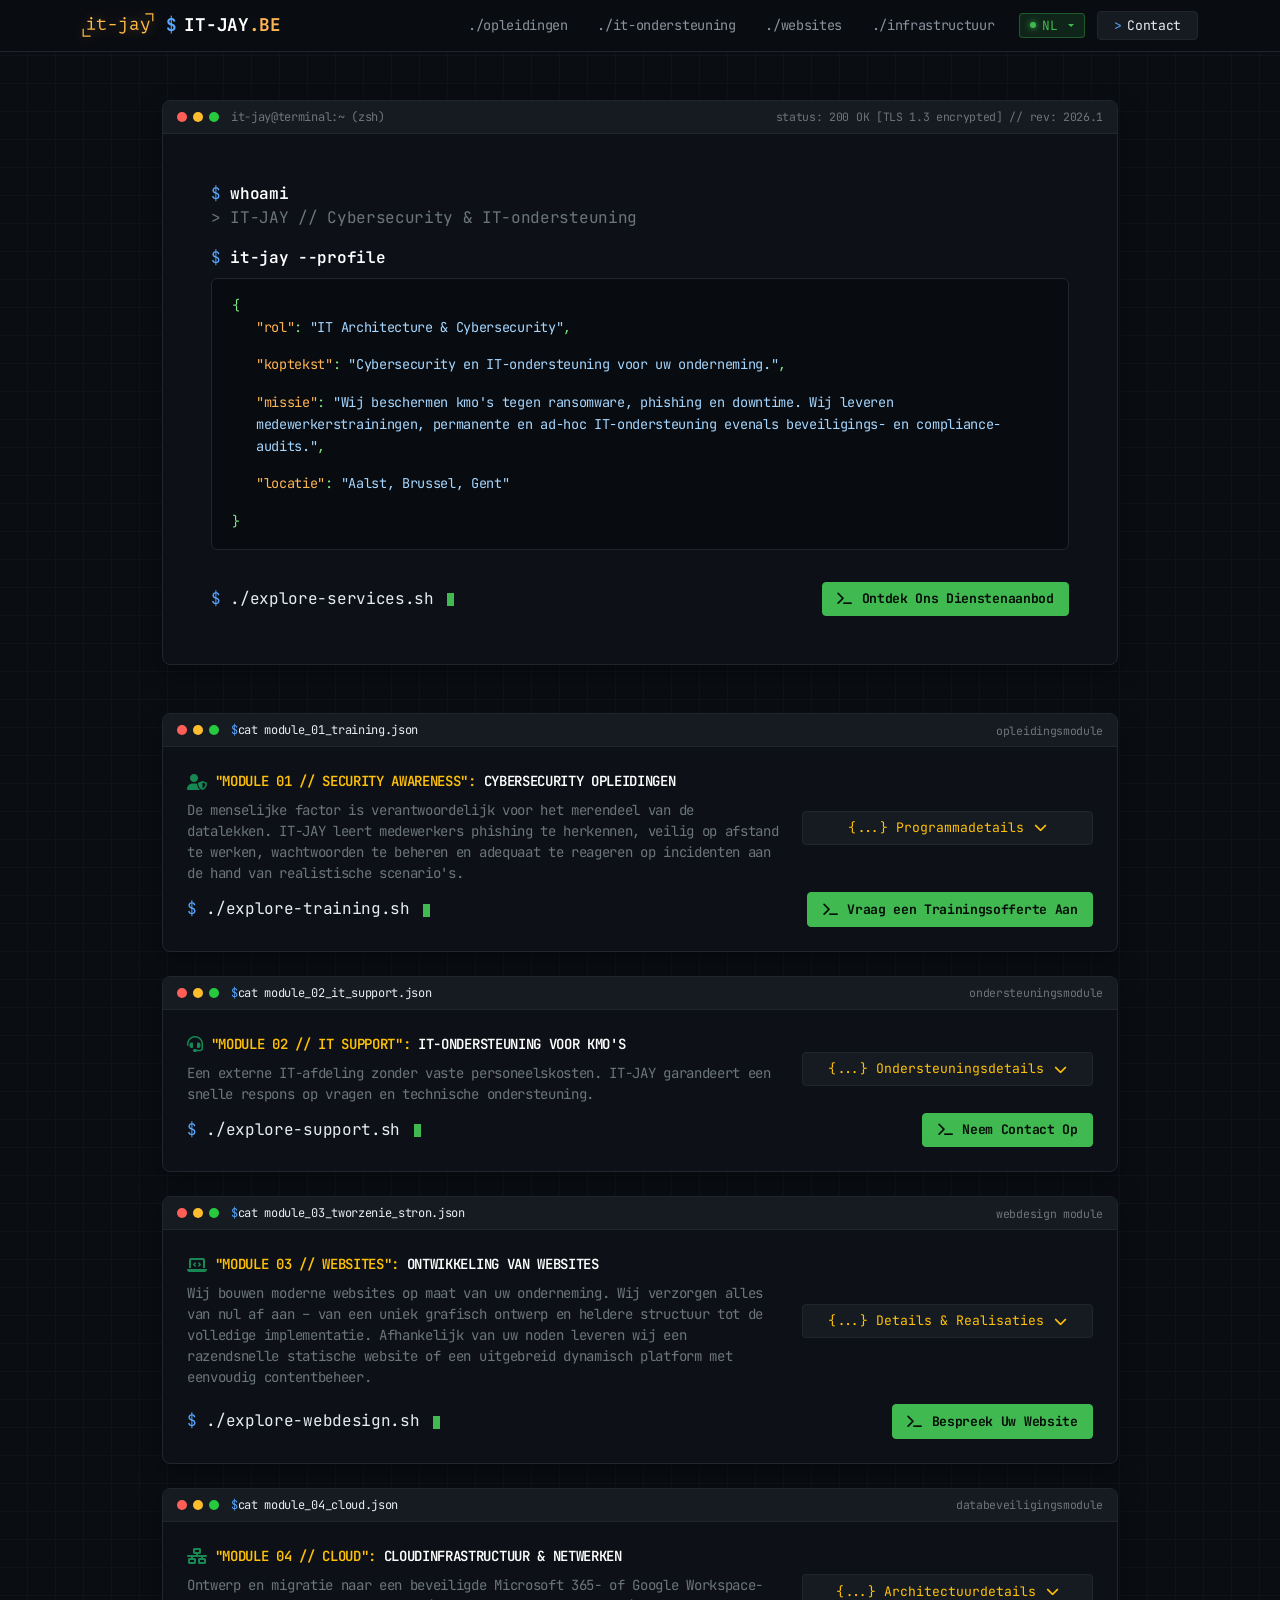
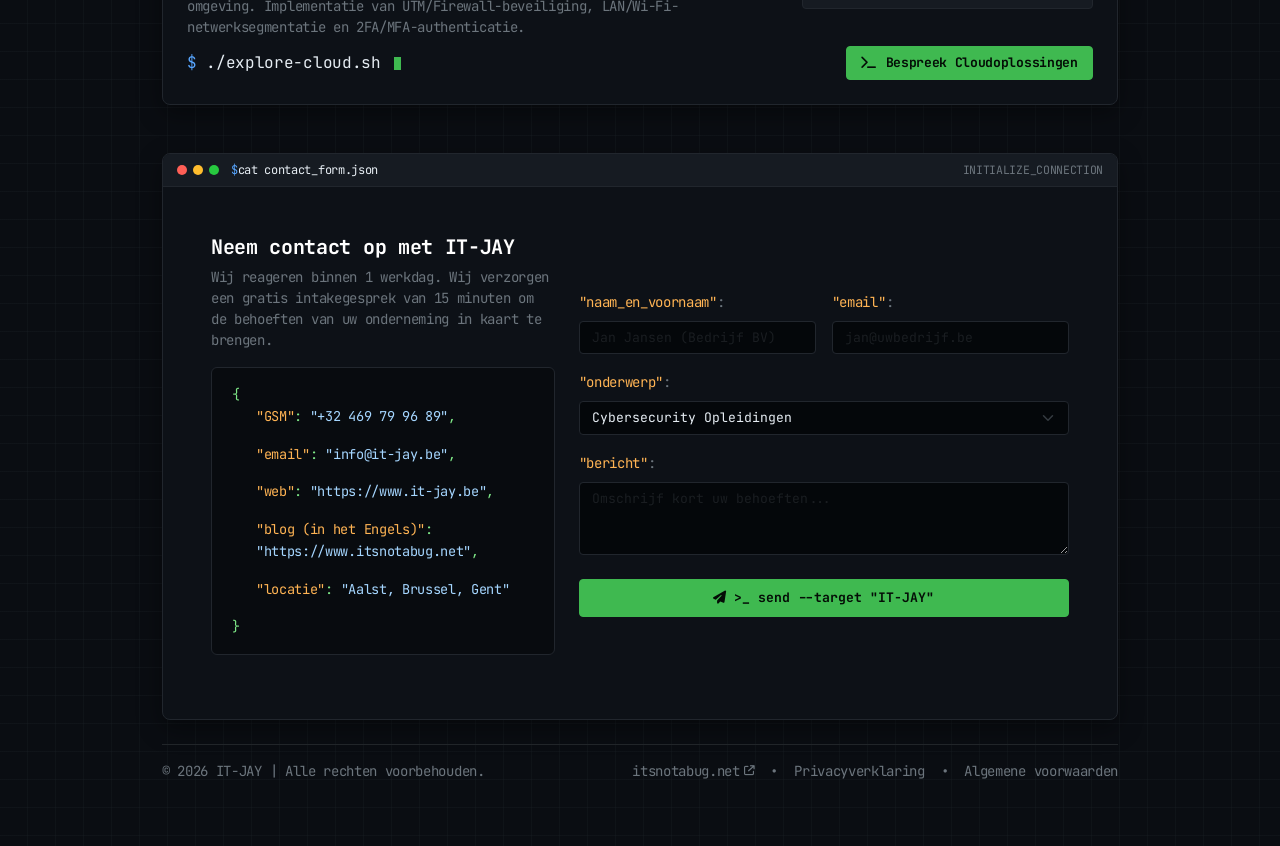
<file: index_nl.html>
<!doctype html>
<html lang="nl">
    <head>
        <meta charset="UTF-8" />
        <meta name="viewport" content="width=device-width, initial-scale=1.0" />
        <meta http-equiv="X-UA-Compatible" content="IE=edge" />

        <!-- Basis SEO -->
        <title>IT-JAY | Cybersecurity, IT-ondersteuning &amp; Webdesign voor Kmo's</title>
        <meta
            name="description"
            content="Professionele cybersecurity-opleidingen, permanente IT-ondersteuning, webdesign op maat en veilige cloudinfrastructuur voor kmo's in België (Aalst, Brussel, Gent)." />
        <meta
            name="keywords"
            content="cybersecurity, IT ondersteuning, webdesign, websites maken, kmo, helpdesk, phishing preventie, veilige cloud, VPN, Microsoft 365, Aalst, Brussel, Gent" />
        <meta name="author" content="IT-JAY" />
        <meta name="robots" content="index, follow" />
        <link rel="canonical" href="https://it-jay.be/index_nl.html" />

        <!-- Taalversies (Hreflang) -->
        <link rel="alternate" hreflang="pl" href="https://it-jay.be/index_pl.html" />
        <link rel="alternate" hreflang="nl" href="https://it-jay.be/index_nl.html" />
        <link rel="alternate" hreflang="en" href="https://it-jay.be/index_en.html" />
        <link rel="alternate" hreflang="x-default" href="https://it-jay.be/" />

        <!-- Open Graph / Facebook / LinkedIn -->
        <meta property="og:type" content="website" />
        <meta property="og:locale" content="nl_BE" />
        <meta property="og:url" content="https://it-jay.be/index_nl.html" />
        <meta property="og:site_name" content="IT-JAY" />
        <meta property="og:title" content="IT-JAY | Cybersecurity, IT-ondersteuning &amp; Moderne Websites" />
        <meta
            property="og:description"
            content="IT-ondersteuning voor kmo's zonder vaste personeelskosten: security awareness trainingen, professioneel webdesign en veilige cloudarchitectuur." />
        <meta property="og:image" content="https://it-jay.be/og-image.jpg" />

        <!-- Twitter Card -->
        <meta name="twitter:card" content="summary_large_image" />
        <meta name="twitter:title" content="IT-JAY | Cybersecurity, IT-ondersteuning &amp; Webdesign voor Kmo's" />
        <meta
            name="twitter:description"
            content="Opleiding van medewerkers, betrouwbare IT-helpdesk, ontwikkeling van snelle websites en infrastructuurbeveiliging voor ondernemingen." />
        <meta name="twitter:image" content="https://it-jay.be/og-image.jpg" />

        <!-- Interfacekleur -->
        <meta name="theme-color" content="#0a0d12" />

        <!-- Google Fonts -->
        <link rel="preconnect" href="https://fonts.googleapis.com" />
        <link rel="preconnect" href="https://fonts.gstatic.com" crossorigin />
        <link
            href="https://fonts.googleapis.com/css2?family=JetBrains+Mono:wght@300;400;500;600;700&display=swap"
            rel="stylesheet" />

        <!-- Bootstrap 5 & Font Awesome -->
        <link href="https://cdn.jsdelivr.net/npm/bootstrap@5.3.2/dist/css/bootstrap.min.css" rel="stylesheet" />
        <link rel="stylesheet" href="https://cdnjs.cloudflare.com/ajax/libs/font-awesome/6.4.2/css/all.min.css" />

        <!-- Custom CSS -->
        <link rel="stylesheet" href="style.css" />
    </head>
    <body>
        <!-- 1. GÓRNY PASEK NAGŁÓWKA -->
        <header class="top-wire-divider">
            <div class="container-xl">
                <nav class="navbar navbar-expand-lg navbar-dark px-0 py-2">
                    <!-- Brand -->
                    <a class="brand-logo" href="index.html">
                        <img
                            src="img/it-jay.svg"
                            alt="IT-JAY"
                            height="24"
                            class="d-inline-block align-text-top"
                            style="width: auto; filter: drop-shadow(0 0 6px rgba(255, 180, 84, 0.35))" />
                        <span class="prompt-sign ms-1">$</span>
                        <span>IT-JAY<span class="brand-highlight">.BE</span></span>
                    </a>

                    <!-- Mobile toggle -->
                    <button
                        class="navbar-toggler border-0 shadow-none text-white"
                        type="button"
                        data-bs-toggle="collapse"
                        data-bs-target="#itjayNavbarCollapse">
                        <i class="fa-solid fa-bars fs-5"></i>
                    </button>

                    <!-- Menu Links & Dropdown -->
                    <div class="collapse navbar-collapse justify-content-end" id="itjayNavbarCollapse">
                        <ul class="navbar-nav align-items-lg-center gap-lg-1 my-3 my-lg-0">
                            <li class="nav-item">
                                <a class="nav-link nav-link-custom" href="#szkolenia">./opleidingen</a>
                            </li>
                            <li class="nav-item">
                                <a class="nav-link nav-link-custom" href="#wsparcie-it">./it-ondersteuning</a>
                            </li>
                            <li class="nav-item">
                                <a class="nav-link nav-link-custom" href="#strony-www">./websites</a>
                            </li>
                            <li class="nav-item">
                                <a class="nav-link nav-link-custom" href="#infrastruktura">./infrastructuur</a>
                            </li>

                            <!-- Przełącznik języka -->
                            <li class="nav-item dropdown ms-lg-2 my-2 my-lg-0">
                                <button
                                    class="btn lang-dropdown-btn dropdown-toggle shadow-none"
                                    type="button"
                                    id="langSelectorMenu"
                                    data-bs-toggle="dropdown">
                                    <span class="status-dot-green"></span>
                                    <span id="currentLangDisplay">NL</span>
                                </button>
                                <ul
                                    class="dropdown-menu dropdown-menu-end lang-menu-dark"
                                    aria-labelledby="langSelectorMenu">
                                    <li>
                                        <a
                                            class="lang-item-btn active-lang text-decoration-none"
                                            href="index_pl.html"
                                            data-lang="PL">
                                            <span>🇵🇱 Polski</span>
                                            <small class="opacity-75">PL</small>
                                        </a>
                                    </li>
                                    <li>
                                        <a
                                            class="lang-item-btn text-decoration-none"
                                            href="index_nl.html"
                                            data-lang="NL">
                                            <span>🇳🇱 Nederlands</span>
                                            <small class="opacity-75">NL</small>
                                        </a>
                                    </li>
                                    <li>
                                        <a
                                            class="lang-item-btn text-decoration-none"
                                            href="index_en.html"
                                            data-lang="EN">
                                            <span>🇬🇧 English</span>
                                            <small class="opacity-75">EN</small>
                                        </a>
                                    </li>
                                </ul>
                            </li>

                            <li class="nav-item ms-lg-2">
                                <a href="#kontakt" class="btn btn-cli py-1 px-3">
                                    <span class="prompt-sign">&gt;</span> Contact
                                </a>
                            </li>
                        </ul>
                    </div>
                </nav>
            </div>
        </header>

        <main class="py-4 py-md-5">
            <div class="container-xl" style="max-width: 980px">
                <!-- 1. HERO TERMINAL (Styl wizytówki) -->
                <section class="terminal-window mb-4 mb-md-5">
                    <div class="terminal-header d-flex align-items-center justify-content-between">
                        <div class="d-flex align-items-center">
                            <div class="traffic-dots">
                                <span class="traffic-dot dot-close"></span>
                                <span class="traffic-dot dot-min"></span>
                                <span class="traffic-dot dot-max"></span>
                            </div>
                            <span class="text-secondary">it-jay@terminal:~ (zsh)</span>
                        </div>
                        <div class="d-none d-sm-block text-secondary" style="font-size: 0.72rem">
                            status: 200 OK [TLS 1.3 encrypted] // rev: 2026.1
                        </div>
                    </div>

                    <div class="p-4 p-md-5">
                        <!-- CLI whoami -->
                        <div class="mb-3">
                            <span class="prompt-sign">$</span> <span class="cmd-text">whoami</span><br />
                            <span class="text-secondary">&gt; IT-JAY // Cybersecurity &amp; IT-ondersteuning</span>
                        </div>

                        <!-- CLI it-jay --profile -->
                        <div class="mb-4">
                            <span class="prompt-sign">$</span> <span class="cmd-text">it-jay --profile</span>
                            <div class="json-block mt-2">
                                <span class="jp">{</span><br />
                                <div class="json-row">
                                    <p>
                                        <span class="jk">"rol"</span><span class="jp">:</span>
                                        <span class="js">"IT Architecture &amp; Cybersecurity"</span
                                        ><span class="jp">,</span><br />
                                    </p>
                                    <p>
                                        <span class="jk">"koptekst"</span><span class="jp">:</span>
                                        <span class="js">"Cybersecurity en IT-ondersteuning voor uw onderneming."</span
                                        ><span class="jp">,</span><br />
                                    </p>
                                    <p>
                                        <span class="jk">"missie"</span><span class="jp">:</span>
                                        <span class="js"
                                            >"Wij beschermen kmo's tegen ransomware, phishing en downtime. Wij leveren
                                            medewerkerstrainingen, permanente en ad-hoc IT-ondersteuning evenals
                                            beveiligings- en compliance-audits."</span
                                        ><span class="jp">,</span><br />
                                    </p>
                                    <p>
                                        <span class="jk">"locatie"</span><span class="jp">:</span>
                                        <span class="js">"Aalst, Brussel, Gent"</span><br />
                                    </p>
                                </div>
                                <span class="jp">}</span>
                            </div>
                        </div>

                        <!-- CLI prompt z kursorem i CTA -->
                        <div class="d-flex flex-wrap align-items-center justify-content-between gap-3 pt-2">
                            <div>
                                <span class="prompt-sign">$</span> ./explore-services.sh
                                <span class="terminal-caret"></span>
                            </div>
                            <a href="#szkolenia" class="btn btn-cli btn-cli-green">
                                <i class="fa-solid fa-terminal me-1"></i> Ontdek Ons Dienstenaanbod
                            </a>
                        </div>
                    </div>
                </section>

                <!-- 2. BLOK 1: Szkolenia z cyberbezpieczeństwa -->
                <section id="szkolenia" class="terminal-window mb-3 mb-md-4">
                    <div class="terminal-header d-flex align-items-center justify-content-between">
                        <div class="d-flex align-items-center">
                            <div class="traffic-dots">
                                <span class="traffic-dot dot-close"></span>
                                <span class="traffic-dot dot-min"></span>
                                <span class="traffic-dot dot-max"></span>
                            </div>
                            <span class="prompt-sign">$</span> cat module_01_training.json
                        </div>
                        <div class="d-none d-sm-block text-secondary" style="font-size: 0.72rem">opleidingsmodule</div>
                    </div>

                    <div class="p-4">
                        <div class="row align-items-center g-3">
                            <div class="col-md-8">
                                <div class="d-flex align-items-center gap-2 mb-2">
                                    <i class="fa-solid fa-user-shield text-success"></i>
                                    <span class="code-font small text-uppercase fw-semibold">
                                        <span class="text-warning">"Module 01 // Security Awareness":</span>
                                        <span class="text-white"> Cybersecurity Opleidingen</span>
                                    </span>
                                </div>
                                <p class="text-secondary small mb-0">
                                    De menselijke factor is verantwoordelijk voor het merendeel van de datalekken.
                                    IT-JAY leert medewerkers phishing te herkennen, veilig op afstand te werken,
                                    wachtwoorden te beheren en adequaat te reageren op incidenten aan de hand van
                                    realistische scenario's.
                                </p>
                            </div>
                            <div class="col-md-4 text-md-end">
                                <button
                                    type="button"
                                    class="btn btn-cli text-warning w-100 w-md-auto justify-content-center"
                                    data-bs-toggle="collapse"
                                    data-bs-target="#szczegolySzkolenia"
                                    aria-expanded="false"
                                    aria-controls="szczegolySzkolenia">
                                    <span>{...} Programmadetails</span>
                                    <i class="fa-solid fa-chevron-down ms-1 transition-icon"></i>
                                </button>
                            </div>
                        </div>

                        <!-- Rozwijana treść JSON -->
                        <div class="collapse" id="szczegolySzkolenia">
                            <div class="json-block mt-3">
                                <span class="jc">// Workshop- en simulatieprogramma:</span><br />
                                <span class="jp">{</span><br />
                                <div class="json-row">
                                    <p>
                                        <span class="jk">"01_phishing"</span><span class="jp">:</span>
                                        <span class="js"
                                            >"Het herkennen van valse e-mails, kwaadaardige links, domeinspoofing en
                                            psychologische manipulatie (pretexting, vishing, smishing, enz.)."</span
                                        ><span class="jp">,</span>
                                    </p>
                                    <p>
                                        <span class="jk">"02_credentials"</span><span class="jp">:</span>
                                        <span class="js"
                                            >"Implementatie van wachtwoordmanagers, tweestapsverificatie (MFA) en
                                            veilige werkwijzen op mobiele apparaten en onderweg."</span
                                        ><span class="jp">,</span><br />
                                    </p>
                                    <p>
                                        <span class="jk">"03_incident_response"</span><span class="jp">:</span>
                                        <span class="js"
                                            >"Stap voor stap: wat te doen bij het klikken op een schadelijke bijlage of
                                            bij een datalek – escalatieprocedure naar IT en accountisolatie. Dient het
                                            incident gemeld te worden bij de autoriteiten?"</span
                                        ><span class="jp">,</span><br />
                                    </p>
                                    <p>
                                        <span class="jk">"duur"</span><span class="jp">:</span>
                                        <span class="js">"2-4 uur (hands-on workshop ter plaatse of online)"</span
                                        ><br />
                                    </p>
                                </div>
                                <span class="jp">}</span>
                            </div>
                        </div>
                        <div class="d-flex flex-wrap align-items-center justify-content-between gap-3 pt-2">
                            <div>
                                <span class="prompt-sign">$</span> ./explore-training.sh
                                <span class="terminal-caret"></span>
                            </div>
                            <a href="#kontakt" class="btn btn-cli btn-cli-green">
                                <i class="fa-solid fa-terminal me-1"></i> Vraag een Trainingsofferte Aan
                            </a>
                        </div>
                    </div>
                </section>

                <!-- 3. BLOK 2: Wsparcie IT dla małych biznesów -->
                <section id="wsparcie-it" class="terminal-window mb-3 mb-md-4">
                    <div class="terminal-header d-flex align-items-center justify-content-between">
                        <div class="d-flex align-items-center">
                            <div class="traffic-dots">
                                <span class="traffic-dot dot-close"></span>
                                <span class="traffic-dot dot-min"></span>
                                <span class="traffic-dot dot-max"></span>
                            </div>
                            <span class="prompt-sign">$</span> cat module_02_it_support.json
                        </div>
                        <div class="d-none d-sm-block text-secondary" style="font-size: 0.72rem">
                            ondersteuningsmodule
                        </div>
                    </div>
                    <div class="p-4">
                        <div class="row align-items-center g-3">
                            <div class="col-md-8">
                                <div class="d-flex align-items-center gap-2 mb-2">
                                    <i class="fa-solid fa-headset text-success"></i>

                                    <span class="code-font small text-uppercase fw-semibold">
                                        <span class="text-warning">"Module 02 // IT Support":</span>
                                        <span class="text-white"> IT-ondersteuning voor Kmo's</span>
                                    </span>
                                </div>

                                <p class="text-secondary small mb-0">
                                    Een externe IT-afdeling zonder vaste personeelskosten. IT-JAY garandeert een snelle
                                    respons op vragen en technische ondersteuning.
                                </p>
                            </div>
                            <div class="col-md-4 text-md-end">
                                <button
                                    type="button"
                                    class="btn btn-cli text-warning w-100 w-md-auto justify-content-center"
                                    data-bs-toggle="collapse"
                                    data-bs-target="#szczegolyWsparcia"
                                    aria-expanded="false"
                                    aria-controls="szczegolyWsparcia">
                                    <span>{...} Ondersteuningsdetails</span>
                                    <i class="fa-solid fa-chevron-down ms-1 transition-icon"></i>
                                </button>
                            </div>
                        </div>

                        <!-- Rozwijana treść JSON -->
                        <div class="collapse" id="szczegolyWsparcia">
                            <div class="json-block mt-3">
                                <span class="jc">// Omvang van doorlopend technisch beheer:</span><br />
                                <span class="jp">{</span><br />
                                <div class="json-row">
                                    <p>
                                        <span class="jk">"01_helpdesk"</span><span class="jp">:</span>
                                        <span class="js"
                                            >"Dagelijkse gebruikersondersteuning voor werknemers, configuratie van
                                            werkstations (Windows/macOS), verhelpen van storingen en beheer van
                                            Microsoft 365 / Google Workspace."</span
                                        ><span class="jp">,</span><br />
                                    </p>
                                    <p>
                                        <span class="jk">"02_backups"</span><span class="jp">:</span>
                                        <span class="js"
                                            >"Automatische, versleutelde back-ups van werkstations en databases in de
                                            cloud met periodieke hersteltests tegen systeemfouten of
                                            ransomware-aanvallen."</span
                                        ><span class="jp">,</span><br />
                                    </p>
                                    <p>
                                        <span class="jk">"03_network_security"</span><span class="jp">:</span>
                                        <span class="js"
                                            >"Beheer van routers en firewalls, veilige VPN-configuraties voor thuiswerk,
                                            beveiligingsupdates en endpoint-antivirusbescherming."</span
                                        ><span class="jp">,</span><br />
                                    </p>
                                    <span class="jk">"model"</span><span class="jp">:</span>
                                    <span class="js">"Ondersteuning op locatie of op afstand"</span><br />
                                </div>
                                <span class="jp">}</span>
                            </div>
                        </div>
                        <div class="d-flex flex-wrap align-items-center justify-content-between gap-3 pt-2">
                            <div>
                                <span class="prompt-sign">$</span> ./explore-support.sh
                                <span class="terminal-caret"></span>
                            </div>
                            <a href="#kontakt" class="btn btn-cli btn-cli-green">
                                <i class="fa-solid fa-terminal me-1"></i> Neem Contact Op
                            </a>
                        </div>
                    </div>
                </section>

                <!-- 4. BLOK 3: Strony WWW -->
                <section id="strony-www" class="terminal-window mb-3 mb-md-4">
                    <div class="terminal-header d-flex align-items-center justify-content-between">
                        <div class="d-flex align-items-center">
                            <div class="traffic-dots">
                                <span class="traffic-dot dot-close"></span>
                                <span class="traffic-dot dot-min"></span>
                                <span class="traffic-dot dot-max"></span>
                            </div>
                            <span class="prompt-sign">$</span> cat module_03_tworzenie_stron.json
                        </div>
                        <div class="d-none d-sm-block text-secondary" style="font-size: 0.72rem">webdesign module</div>
                    </div>
                    <div class="p-4">
                        <div class="row align-items-center g-3">
                            <div class="col-md-8">
                                <div class="d-flex align-items-center gap-2 mb-2">
                                    <i class="fa-solid fa-laptop-code text-success"></i>

                                    <span class="code-font small text-uppercase fw-semibold">
                                        <span class="text-warning">"Module 03 // Websites":</span>
                                        <span class="text-white"> Ontwikkeling van Websites</span>
                                    </span>
                                </div>

                                <p class="text-secondary small mb-0">
                                    Wij bouwen moderne websites op maat van uw onderneming. Wij verzorgen
                                    alles van nul af aan – van een uniek grafisch ontwerp en heldere structuur tot de
                                    volledige implementatie. Afhankelijk van uw noden leveren wij een
                                    razendsnelle statische website of een uitgebreid dynamisch platform met eenvoudig
                                    contentbeheer.
                                </p>
                            </div>
                            <div class="col-md-4 text-md-end">
                                <button
                                    type="button"
                                    class="btn btn-cli text-warning w-100 w-md-auto justify-content-center"
                                    data-bs-toggle="collapse"
                                    data-bs-target="#szczegolyStron"
                                    aria-expanded="false"
                                    aria-controls="szczegolyStron">
                                    <span>{...} Details &amp; Realisaties</span>
                                    <i class="fa-solid fa-chevron-down ms-1 transition-icon"></i>
                                </button>
                            </div>
                        </div>

                        <!-- Rozwijana treść JSON + Realizacje -->
                        <div class="collapse" id="szczegolyStron">
                            <div class="json-block mt-3">
                                <span class="jc">// Hoe onze samenwerking stap voor stap verloopt:</span><br />
                                <span class="jp">{</span><br />
                                <div class="json-row">
                                    <p>
                                        <span class="jk">"01_grafisch_ontwerp"</span><span class="jp">:</span>
                                        <span class="js"
                                            >"Wij ontwerpen vanaf nul – een consistente, aantrekkelijke visuele
                                            identiteit die naadloos aansluit bij uw merk en intuïtief werkt voor
                                            bezoekers op elk apparaat."</span
                                        ><span class="jp">,</span><br />
                                    </p>
                                    <p>
                                        <span class="jk">"02_statische_websites"</span><span class="jp">:</span>
                                        <span class="js"
                                            >"Ultrasnelle, lichte en uiterst veilige portfolio's en landingspagina's die
                                            onmiddellijk laden en uitstekend scoren in zoekmachines zoals Google."</span
                                        ><span class="jp">,</span><br />
                                    </p>
                                    <p>
                                        <span class="jk">"03_dynamische_websites"</span><span class="jp">:</span>
                                        <span class="js"
                                            >"Oplossingen met een content management systeem (CMS), blog of interactieve
                                            formulieren wanneer u regelmatig nieuwe inhoud en updates wilt
                                            publiceren."</span
                                        ><span class="jp">,</span><br />
                                    </p>
                                    <span class="jk">"04_ondersteuning"</span><span class="jp">:</span>
                                    <span class="js"
                                        >"Begeleiding bij domeinnaamkeuze, hosting en doorlopend technisch onderhoud na
                                        oplevering"</span
                                    ><br />
                                </div>
                                <span class="jp">}</span>
                            </div>

                            <!-- Blok Wybranych Projektów (CLI Case Studies) -->
                            <div class="mt-4 pt-2">
                                <div
                                    class="d-flex align-items-center justify-content-between mb-3 border-bottom border-dark pb-2">
                                    <div class="d-flex align-items-center gap-2">
                                        <i class="fa-solid fa-folder-open text-warning"></i>
                                        <span class="text-white fw-bold code-font small text-uppercase"
                                            >Onze realisaties</span
                                        >
                                    </div>
                                    <span class="text-secondary code-font" style="font-size: 0.72rem">
                                        <span class="prompt-sign">$</span> ./list-deployments.sh --status=live
                                    </span>
                                </div>

                                <div class="row g-3">
                                    <!-- Projekt 1 -->
                                    <div class="col-md-6">
                                        <div
                                            class="p-3 rounded bg-dark border border-secondary h-100 d-flex flex-column justify-content-between">
                                            <div>
                                                <div class="d-flex justify-content-between align-items-center mb-2">
                                                    <span class="text-warning code-font small fw-bold"
                                                        >itsnotabug.net</span
                                                    >
                                                    <span
                                                        class="badge bg-dark border border-success text-success code-font"
                                                        style="font-size: 0.68rem">
                                                        <i class="fa-solid fa-circle fa-2xs me-1"></i> live
                                                    </span>
                                                </div>
                                                <p class="text-secondary small mb-2">
                                                    Technische kennisbank en IT-blog geoptimaliseerd voor laadsnelheid,
                                                    responsiviteit en geautomatiseerde publicatieworkflows.
                                                </p>
                                                <div class="code-font text-dim" style="font-size: 0.72rem">
                                                    <span class="text-info">stack:</span> Markdown // Obsidian Publish
                                                    // Cloudflare
                                                </div>
                                            </div>
                                            <div class="pt-3">
                                                <a
                                                    href="https://itsnotabug.net"
                                                    target="_blank"
                                                    rel="noopener"
                                                    class="btn btn-cli py-1 px-2 w-100 justify-content-center"
                                                    style="font-size: 0.75rem">
                                                    <i class="fa-solid fa-arrow-up-right-from-square me-1"></i> Bekijk
                                                    online
                                                </a>
                                            </div>
                                        </div>
                                    </div>

                                    <!-- Projekt 2 -->
                                    <div class="col-md-6">
                                        <div
                                            class="p-3 rounded bg-dark border border-secondary h-100 d-flex flex-column justify-content-between">
                                            <div>
                                                <div class="d-flex justify-content-between align-items-center mb-2">
                                                    <span class="text-warning code-font small fw-bold"
                                                        >krokasbl.org</span
                                                    >
                                                    <span
                                                        class="badge bg-dark border border-success text-success code-font"
                                                        style="font-size: 0.68rem">
                                                        <i class="fa-solid fa-circle fa-2xs me-1"></i> live
                                                    </span>
                                                </div>
                                                <p class="text-secondary small mb-2">
                                                    Meertalig portaal voor de Belgische vzw KROK ASBL met modules voor
                                                    vrijwilligerswerk, steunacties, contactformulieren en
                                                    evenementengalerij.
                                                </p>
                                                <div class="code-font text-dim" style="font-size: 0.72rem">
                                                    <span class="text-info">stack:</span> Bootstrap 5 // HTML5 // CSS
                                                    Grid // Web3Forms
                                                </div>
                                            </div>
                                            <div class="pt-3">
                                                <a
                                                    href="https://krokasbl.org"
                                                    target="_blank"
                                                    rel="noopener"
                                                    class="btn btn-cli py-1 px-2 w-100 justify-content-center"
                                                    style="font-size: 0.75rem">
                                                    <i class="fa-solid fa-arrow-up-right-from-square me-1"></i> Bekijk
                                                    online
                                                </a>
                                            </div>
                                        </div>
                                    </div>
                                </div>
                            </div>
                        </div>

                        <div class="d-flex flex-wrap align-items-center justify-content-between gap-3 pt-3">
                            <div>
                                <span class="prompt-sign">$</span> ./explore-webdesign.sh
                                <span class="terminal-caret"></span>
                            </div>
                            <a href="#kontakt" class="btn btn-cli btn-cli-green">
                                <i class="fa-solid fa-terminal me-1"></i> Bespreek Uw Website
                            </a>
                        </div>
                    </div>
                </section>

                <!-- 5. BLOK 4: Bezpieczna infrastruktura i chmura -->
                <section id="infrastruktura" class="terminal-window mb-4 mb-md-5">
                    <div class="terminal-header d-flex align-items-center justify-content-between">
                        <div class="d-flex align-items-center">
                            <div class="traffic-dots">
                                <span class="traffic-dot dot-close"></span>
                                <span class="traffic-dot dot-min"></span>
                                <span class="traffic-dot dot-max"></span>
                            </div>
                            <span class="prompt-sign">$</span> cat module_04_cloud.json
                        </div>
                        <div class="d-none d-sm-block text-secondary" style="font-size: 0.72rem">
                            databeveiligingsmodule
                        </div>
                    </div>

                    <div class="p-4">
                        <div class="row align-items-center g-3">
                            <div class="col-md-8">
                                <div class="d-flex align-items-center gap-2 mb-2">
                                    <i class="fa-solid fa-network-wired text-success"></i>

                                    <span class="code-font small text-uppercase fw-semibold">
                                        <span class="text-warning">"Module 04 // Cloud":</span>
                                        <span class="text-white"> Cloudinfrastructuur &amp; Netwerken</span>
                                    </span>
                                </div>

                                <p class="text-secondary small mb-0">
                                    Ontwerp en migratie naar een beveiligde Microsoft 365- of Google Workspace-omgeving.
                                    Implementatie van UTM/Firewall-beveiliging, LAN/Wi-Fi-netwerksegmentatie en
                                    2FA/MFA-authenticatie.
                                </p>
                            </div>
                            <div class="col-md-4 text-md-end">
                                <button
                                    type="button"
                                    class="btn btn-cli text-warning w-100 w-md-auto justify-content-center"
                                    data-bs-toggle="collapse"
                                    data-bs-target="#szczegolyInfrastruktury"
                                    aria-expanded="false"
                                    aria-controls="szczegolyInfrastruktury">
                                    <span>{...} Architectuurdetails</span>
                                    <i class="fa-solid fa-chevron-down ms-1 transition-icon"></i>
                                </button>
                            </div>
                        </div>

                        <!-- Rozwijana treść JSON -->
                        <div class="collapse" id="szczegolyInfrastruktury">
                            <div class="json-block mt-3">
                                <span class="jc">// Architectuur &amp; implementaties:</span><br />
                                <span class="jp">{</span><br />
                                <div class="json-row">
                                    <p>
                                        <span class="jk">"01_cloud_m365_google"</span><span class="jp">:</span>
                                        <span class="js"
                                            >"Veilige migratie van e-mails en bedrijfsbestanden, hardening van
                                            clouddiensten."</span
                                        ><span class="jp">,</span><br />
                                    </p>
                                    <p>
                                        <span class="jk">"02_segmentatie"</span><span class="jp">:</span>
                                        <span class="js"
                                            >"Scheiding van gastnetwerken en IoT-apparaten (camera's, printers) van
                                            werkstations en andere interne netwerkinfrastructuur."</span
                                        ><span class="jp">,</span><br />
                                    </p>
                                    <p>
                                        <span class="jk">"03_zero_trust_vpn"</span><span class="jp">:</span>
                                        <span class="js"
                                            >"Configuratie van versleutelde VPN-tunnels (WireGuard / IPsec) met
                                            verplichte multifactorauthenticatie (MFA) en
                                            Zero-Trust-toegangsregels."</span
                                        ><span class="jp">,</span><br />
                                    </p>
                                    <p>
                                        <span class="jk">"04_documentatie"</span><span class="jp">:</span>
                                        <span class="js"
                                            >"Volledige documentatie na oplevering en netwerktopologieschema's"</span
                                        ><br />
                                    </p>
                                </div>
                                <span class="jp">}</span>
                            </div>
                        </div>
                        <div class="d-flex flex-wrap align-items-center justify-content-between gap-3 pt-2">
                            <div>
                                <span class="prompt-sign">$</span> ./explore-cloud.sh
                                <span class="terminal-caret"></span>
                            </div>
                            <a href="#kontakt" class="btn btn-cli btn-cli-green">
                                <i class="fa-solid fa-terminal me-1"></i> Bespreek Cloudoplossingen
                            </a>
                        </div>
                    </div>
                </section>

                <!-- 6. DUŻY BLOK KONTAKTOWY (Styl contact.json) -->
                <section id="kontakt" class="terminal-window mb-4">
                    <div class="terminal-header d-flex align-items-center justify-content-between">
                        <div class="d-flex align-items-center">
                            <div class="traffic-dots">
                                <span class="traffic-dot dot-close"></span>
                                <span class="traffic-dot dot-min"></span>
                                <span class="traffic-dot dot-max"></span>
                            </div>
                            <span class="prompt-sign">$</span> cat contact_form.json
                        </div>
                        <div class="d-none d-sm-block text-secondary" style="font-size: 0.72rem">
                            INITIALIZE_CONNECTION
                        </div>
                    </div>

                    <div class="p-4 p-md-5">
                        <div class="row g-4 align-items-center">
                            <div class="col-lg-5">
                                <h2 class="h5 fw-bold text-white mb-2">Neem contact op met IT-JAY</h2>
                                <p class="text-secondary small mb-3">
                                    Wij reageren binnen 1 werkdag. Wij verzorgen een gratis intakegesprek van 15 minuten
                                    om de behoeften van uw onderneming in kaart te brengen.
                                </p>

                                <!-- JSON jak na wizytówce -->
                                <div class="json-block mb-3">
                                    <span class="jp">{</span><br />
                                    <div class="json-row">
                                        <p>
                                            <span class="jk">"GSM"</span><span class="jp">:</span>
                                            <span class="js">"+32 469 79 96 89"</span><span class="jp">,</span><br />
                                        </p>
                                        <p>
                                            <span class="jk">"email"</span><span class="jp">:</span>
                                            <span class="js">"info@it-jay.be"</span><span class="jp">,</span><br />
                                        </p>
                                        <p>
                                            <span class="jk">"web"</span><span class="jp">:</span>
                                            <span class="js">"https://www.it-jay.be"</span><span class="jp">,</span
                                            ><br />
                                        </p>
                                        <p>
                                            <span class="jk">"blog (in het Engels)"</span><span class="jp">:</span>
                                            <span class="js">"https://www.itsnotabug.net"</span><span class="jp">,</span
                                            ><br />
                                        </p>
                                        <p>
                                            <span class="jk">"locatie"</span><span class="jp">:</span>
                                            <span class="js">"Aalst, Brussel, Gent"</span><br />
                                        </p>
                                    </div>
                                    <span class="jp">}</span>
                                </div>
                            </div>

                            <div class="col-lg-7">
                                <div
                                    id="contactFormAlert"
                                    class="alert d-none py-2 px-3 small rounded mb-3"
                                    role="alert"></div>

                                <form
                                    id="itjayContactForm"
                                    class="row g-3"
                                    action="https://api.web3forms.com/submit"
                                    method="POST"
                                    novalidate>
                                    <input
                                        type="hidden"
                                        name="access_key"
                                        value="34efe272-5af3-4724-82ff-4fc9fb1bc097" />

                                    <div class="col-md-6">
                                        <label for="contactFullName" class="form-label code-font small text-secondary">
                                            <span class="jk">"naam_en_voornaam"</span>:
                                        </label>
                                        <input
                                            type="text"
                                            class="form-control custom-input"
                                            id="contactFullName"
                                            name="contactFullName"
                                            placeholder="Jan Jansen (Bedrijf BV)"
                                            required />
                                    </div>

                                    <div class="col-md-6">
                                        <label
                                            for="contactEmailAddress"
                                            class="form-label code-font small text-secondary">
                                            <span class="jk">"email"</span>:
                                        </label>
                                        <input
                                            type="email"
                                            class="form-control custom-input"
                                            id="contactEmailAddress"
                                            name="contactEmailAddress"
                                            placeholder="jan@uwbedrijf.be"
                                            required />
                                    </div>

                                    <div class="col-12">
                                        <label
                                            for="contactSelectedService"
                                            class="form-label code-font small text-secondary">
                                            <span class="jk">"onderwerp"</span>:
                                        </label>
                                        <select
                                            class="form-select custom-input"
                                            id="contactSelectedService"
                                            name="contactSelectedService">
                                            <option value="Cybersecurity Training" selected>
                                                Cybersecurity Opleidingen
                                            </option>
                                            <option value="IT Support for Small Business">
                                                IT-ondersteuning voor Kmo's (Helpdesk &amp; Beheer)
                                            </option>
                                            <option value="Website">Website</option>
                                            <option value="Infrastructure and Cloud">
                                                Infrastructuur, VPN, Microsoft 365
                                            </option>
                                            <option value="Other Urgent Matter">
                                                Andere Vraag / Beveiligingsincident
                                            </option>
                                        </select>
                                    </div>

                                    <div class="col-12">
                                        <label
                                            for="contactMessageBody"
                                            class="form-label code-font small text-secondary">
                                            <span class="jk">"bericht"</span>:
                                        </label>
                                        <textarea
                                            class="form-control custom-input"
                                            id="contactMessageBody"
                                            name="contactMessageBody"
                                            rows="3"
                                            placeholder="Omschrijf kort uw behoeften..."></textarea>
                                    </div>

                                    <div class="col-12 pt-2">
                                        <button
                                            type="submit"
                                            id="submitFormButton"
                                            class="btn btn-cli btn-cli-green w-100 py-2 d-flex align-items-center justify-content-center gap-2">
                                            <i class="fa-solid fa-paper-plane"></i>
                                            <span> &gt;_ send --target "IT-JAY"</span>
                                        </button>
                                    </div>
                                </form>
                            </div>
                        </div>
                    </div>
                </section>

                <!-- Stopka -->
                <footer
                    class="d-flex flex-column flex-sm-row justify-content-between align-items-center py-3 text-secondary small border-top border-dark">
                    <div>© 2026 IT-JAY | Alle rechten voorbehouden.</div>
                    <div class="d-flex gap-3 mt-2 mt-sm-0">
                        <a
                            href="https://www.itsnotabug.net"
                            target="_blank"
                            rel="noopener noreferrer"
                            class="text-secondary text-decoration-none hover-white d-inline-flex align-items-center gap-1">
                            <span>itsnotabug.net</span>
                            <i class="fa-solid fa-arrow-up-right-from-square" style="font-size: 0.75em"></i>
                        </a>
                        <span>•</span>
                        <a href="privacyverklaring.html" class="text-secondary text-decoration-none hover-white"
                            >Privacyverklaring</a
                        >
                        <span>•</span>
                        <a href="algemene-voorwaarden.html" class="text-secondary text-decoration-none hover-white"
                            >Algemene voorwaarden</a
                        >
                    </div>
                </footer>
            </div>
        </main>

        <script src="https://cdn.jsdelivr.net/npm/bootstrap@5.3.3/dist/js/bootstrap.bundle.min.js"></script>
    </body>
</html>
</file>
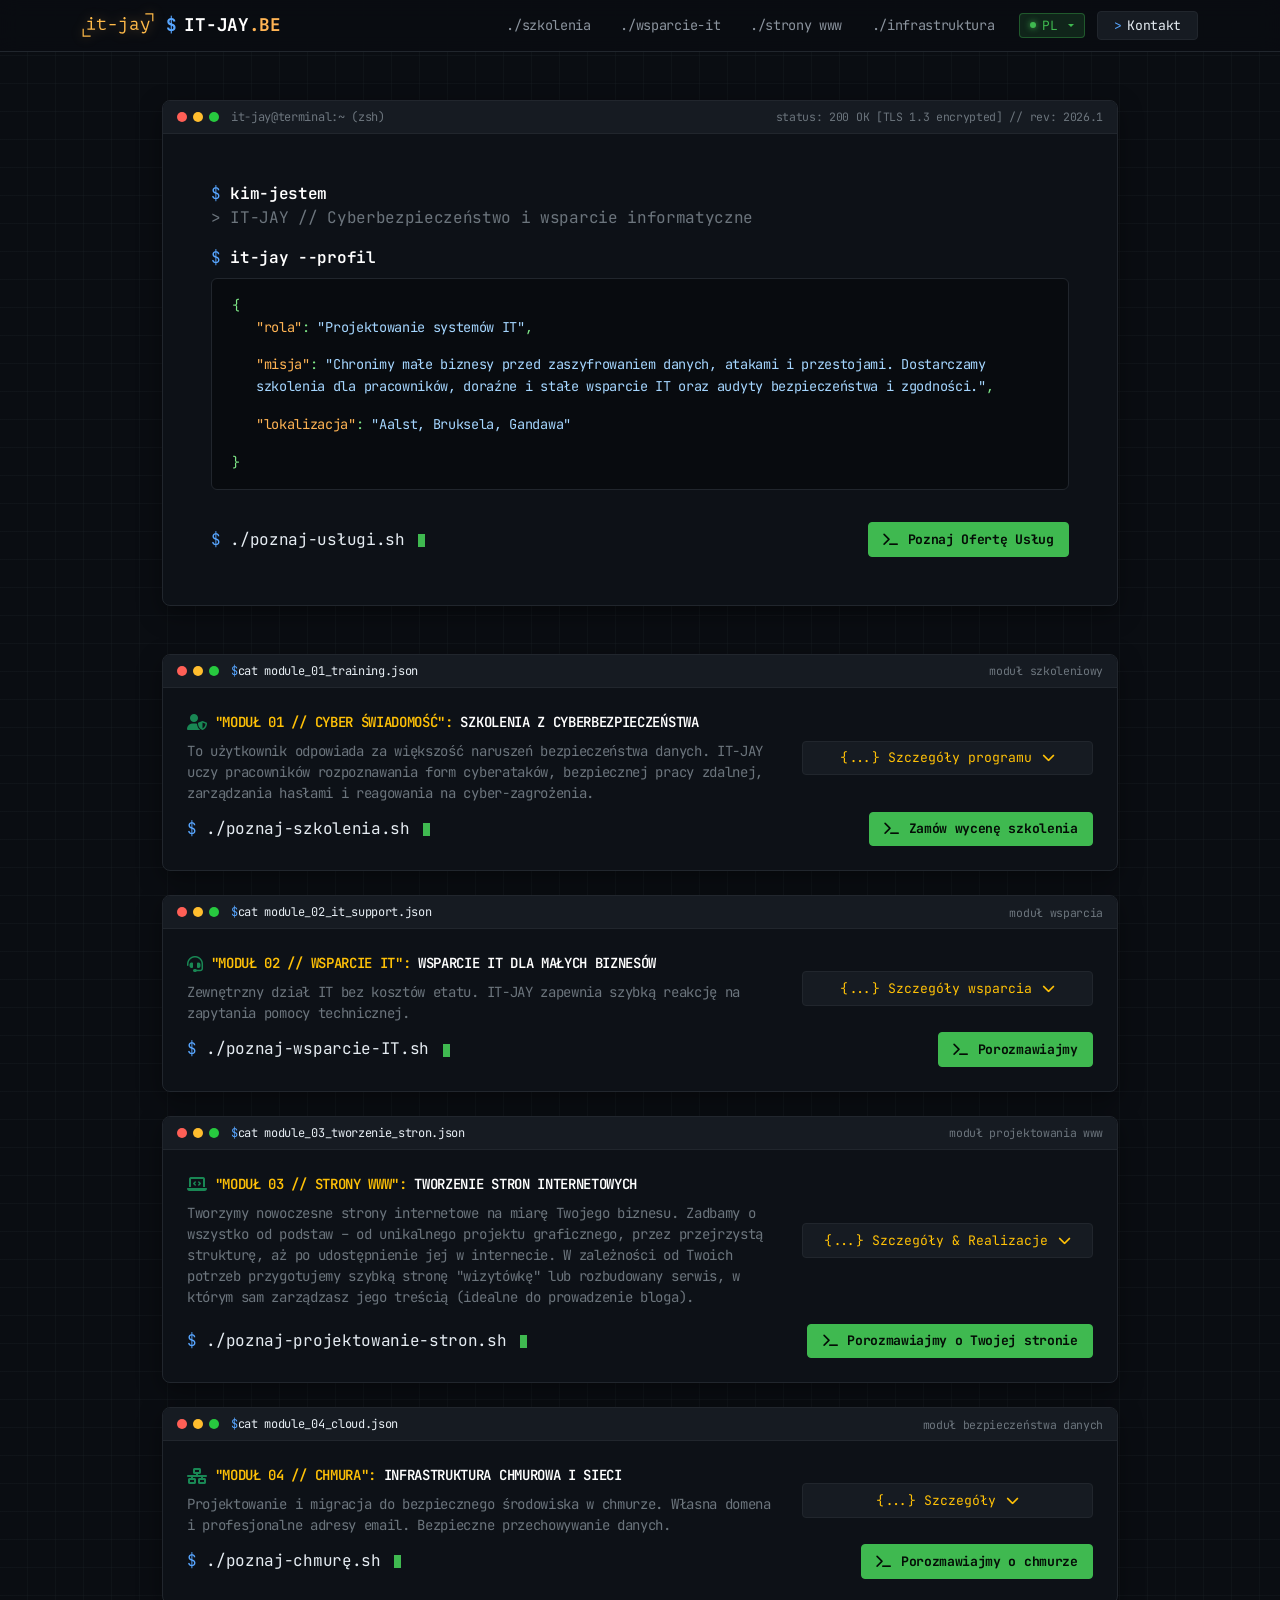
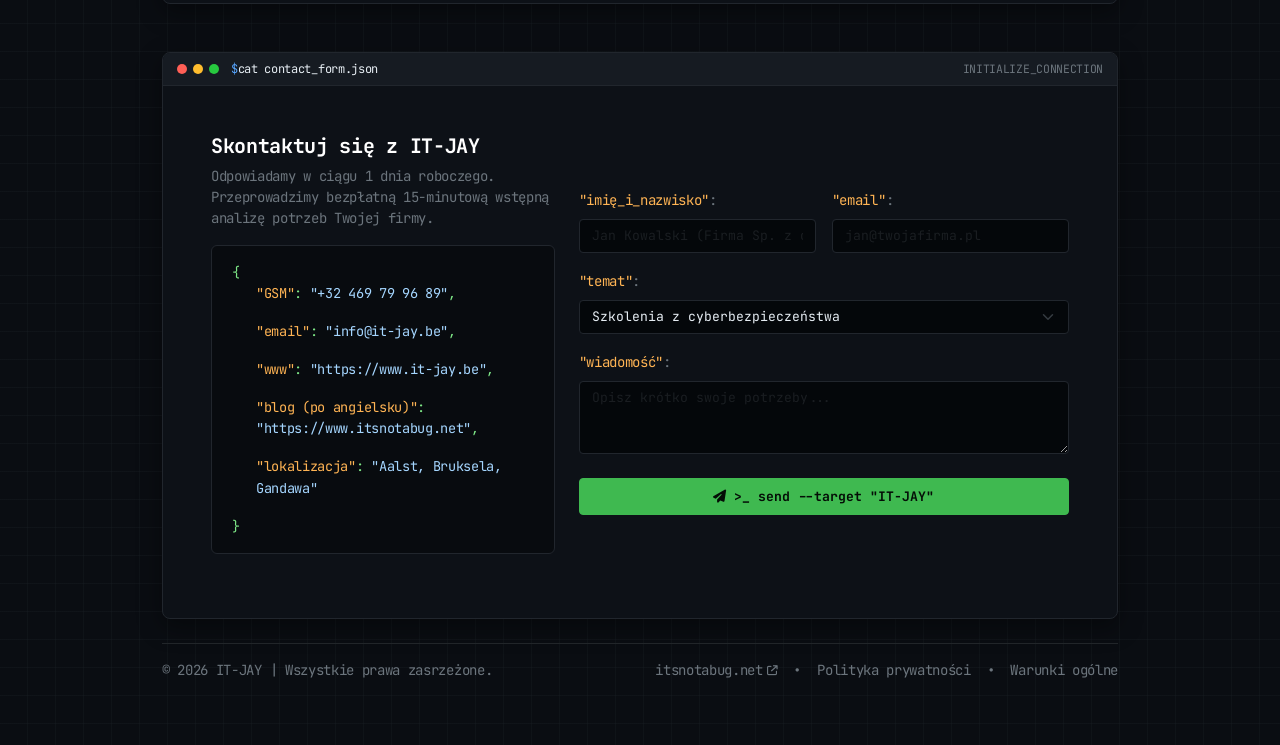
<file: index_pl.html>
<!doctype html>
<html lang="pl">
    <head>
        <meta charset="UTF-8" />
        <meta name="viewport" content="width=device-width, initial-scale=1.0" />
        <meta http-equiv="X-UA-Compatible" content="IE=edge" />

        <!-- SEO Podstawowe -->
        <title>IT-JAY | Cyberbezpieczeństwo, Wsparcie IT &amp; Tworzenie Stron WWW</title>
        <meta
            name="description"
            content="Kompleksowe wsparcie IT, szkolenia ze świadomości cyberzagrożeń, tworzenie stron WWW oraz bezpieczna infrastruktura chmurowa i VPN dla firm w Belgii (Aalst, Bruksela, Gandawa)." />
        <meta
            name="keywords"
            content="cyberbezpieczeństwo, wsparcie IT, tworzenie stron www, projektowanie stron, helpdesk, szkolenia phishing, bezpieczna chmura, VPN, Microsoft 365, małe firmy, Aalst, Bruksela, Gandawa" />
        <meta name="author" content="IT-JAY" />
        <meta name="robots" content="index, follow" />
        <link rel="canonical" href="https://it-jay.be/index_pl.html" />

        <!-- Wersje językowe (Hreflang) -->
        <link rel="alternate" hreflang="pl" href="https://it-jay.be/index_pl.html" />
        <link rel="alternate" hreflang="nl" href="https://it-jay.be/index_nl.html" />
        <link rel="alternate" hreflang="en" href="https://it-jay.be/index_en.html" />
        <link rel="alternate" hreflang="x-default" href="https://it-jay.be/" />

        <!-- Open Graph / Facebook / LinkedIn -->
        <meta property="og:type" content="website" />
        <meta property="og:locale" content="pl_PL" />
        <meta property="og:url" content="https://it-jay.be/index_pl.html" />
        <meta property="og:site_name" content="IT-JAY" />
        <meta property="og:title" content="IT-JAY | Cyberbezpieczeństwo, Wsparcie IT &amp; Nowoczesne Strony WWW" />
        <meta
            property="og:description"
            content="Wsparcie IT dla małych firm bez kosztów etatu: szkolenia z cyberbezpieczeństwa, tworzenie stron WWW szytych na miarę oraz bezpieczna architektura chmurowa." />
        <meta property="og:image" content="https://it-jay.be/og-image.jpg" />

        <!-- Twitter Card -->
        <meta name="twitter:card" content="summary_large_image" />
        <meta name="twitter:title" content="IT-JAY | Cyberbezpieczeństwo, Wsparcie IT &amp; Tworzenie Stron WWW" />
        <meta
            name="twitter:description"
            content="Szkolenia pracowników, doraźny helpdesk, tworzenie stron internetowych i ochrona infrastruktury IT dla małych biznesów." />
        <meta name="twitter:image" content="https://it-jay.be/og-image.jpg" />

        <!-- Kolor interfejsu -->
        <meta name="theme-color" content="#0a0d12" />

        <!-- Google Fonts -->
        <link rel="preconnect" href="https://fonts.googleapis.com" />
        <link rel="preconnect" href="https://fonts.gstatic.com" crossorigin />
        <link
            href="https://fonts.googleapis.com/css2?family=JetBrains+Mono:wght@300;400;500;600;700&display=swap"
            rel="stylesheet" />

        <!-- Bootstrap 5 & Font Awesome -->
        <link href="https://cdn.jsdelivr.net/npm/bootstrap@5.3.2/dist/css/bootstrap.min.css" rel="stylesheet" />
        <link rel="stylesheet" href="https://cdnjs.cloudflare.com/ajax/libs/font-awesome/6.4.2/css/all.min.css" />

        <!-- Custom CSS -->
        <link rel="stylesheet" href="style.css" />
    </head>
    <body>
        <!-- 1. GÓRNY PASEK NAGŁÓWKA -->
        <header class="top-wire-divider">
            <div class="container-xl">
                <nav class="navbar navbar-expand-lg navbar-dark px-0 py-2">
                    <!-- Brand -->
                    <a class="brand-logo" href="index.html">
                        <img
                            src="img/it-jay.svg"
                            alt="IT-JAY"
                            height="24"
                            class="d-inline-block align-text-top"
                            style="width: auto; filter: drop-shadow(0 0 6px rgba(255, 180, 84, 0.35))" />
                        <span class="prompt-sign ms-1">$</span>
                        <span>IT-JAY<span class="brand-highlight">.BE</span></span>
                    </a>

                    <!-- Mobile toggle -->
                    <button
                        class="navbar-toggler border-0 shadow-none text-white"
                        type="button"
                        data-bs-toggle="collapse"
                        data-bs-target="#itjayNavbarCollapse">
                        <i class="fa-solid fa-bars fs-5"></i>
                    </button>

                    <!-- Menu Links & Dropdown -->
                    <div class="collapse navbar-collapse justify-content-end" id="itjayNavbarCollapse">
                        <ul class="navbar-nav align-items-lg-center gap-lg-1 my-3 my-lg-0">
                            <li class="nav-item">
                                <a class="nav-link nav-link-custom" href="#szkolenia">./szkolenia</a>
                            </li>
                            <li class="nav-item">
                                <a class="nav-link nav-link-custom" href="#wsparcie-it">./wsparcie-it</a>
                            </li>
                            <li class="nav-item">
                                <a class="nav-link nav-link-custom" href="#strony-www">./strony www</a>
                            </li>
                            <li class="nav-item">
                                <a class="nav-link nav-link-custom" href="#infrastruktura">./infrastruktura</a>
                            </li>

                            <!-- Przełącznik języka -->
                            <li class="nav-item dropdown ms-lg-2 my-2 my-lg-0">
                                <button
                                    class="btn lang-dropdown-btn dropdown-toggle shadow-none"
                                    type="button"
                                    id="langSelectorMenu"
                                    data-bs-toggle="dropdown">
                                    <span class="status-dot-green"></span>
                                    <span id="currentLangDisplay">PL</span>
                                </button>
                                <ul
                                    class="dropdown-menu dropdown-menu-end lang-menu-dark"
                                    aria-labelledby="langSelectorMenu">
                                    <li>
                                        <a
                                            class="lang-item-btn active-lang text-decoration-none"
                                            href="index_pl.html"
                                            data-lang="PL">
                                            <span>🇵🇱 Polski</span>
                                            <small class="opacity-75">PL</small>
                                        </a>
                                    </li>
                                    <li>
                                        <a
                                            class="lang-item-btn text-decoration-none"
                                            href="index_nl.html"
                                            data-lang="NL">
                                            <span>🇳🇱 Nederlands</span>
                                            <small class="opacity-75">NL</small>
                                        </a>
                                    </li>
                                    <li>
                                        <a
                                            class="lang-item-btn text-decoration-none"
                                            href="index_en.html"
                                            data-lang="EN">
                                            <span>🇬🇧 English</span>
                                            <small class="opacity-75">EN</small>
                                        </a>
                                    </li>
                                </ul>
                            </li>

                            <li class="nav-item ms-lg-2">
                                <a href="#kontakt" class="btn btn-cli py-1 px-3">
                                    <span class="prompt-sign">&gt;</span> Kontakt
                                </a>
                            </li>
                        </ul>
                    </div>
                </nav>
            </div>
        </header>

        <main class="py-4 py-md-5">
            <div class="container-xl" style="max-width: 980px">
                <!-- 1. HERO TERMINAL (Styl wizytówki) -->
                <section class="terminal-window mb-4 mb-md-5">
                    <div class="terminal-header d-flex align-items-center justify-content-between">
                        <div class="d-flex align-items-center">
                            <div class="traffic-dots">
                                <span class="traffic-dot dot-close"></span>
                                <span class="traffic-dot dot-min"></span>
                                <span class="traffic-dot dot-max"></span>
                            </div>
                            <span class="text-secondary">it-jay@terminal:~ (zsh)</span>
                        </div>
                        <div class="d-none d-sm-block text-secondary" style="font-size: 0.72rem">
                            status: 200 OK [TLS 1.3 encrypted] // rev: 2026.1
                        </div>
                    </div>

                    <div class="p-4 p-md-5">
                        <!-- CLI whoami -->
                        <div class="mb-3">
                            <span class="prompt-sign">$</span> <span class="cmd-text">kim-jestem</span><br />
                            <span class="text-secondary">&gt; IT-JAY // Cyberbezpieczeństwo i wsparcie informatyczne</span>
                        </div>

                        <!-- CLI it-jay --profile -->
                        <div class="mb-4">
                            <span class="prompt-sign">$</span> <span class="cmd-text">it-jay --profil</span>
                            <div class="json-block mt-2">
                                <span class="jp">{</span><br />
                                <div class="json-row">
                                    <p>
                                        <span class="jk">"rola"</span><span class="jp">:</span>
                                        <span class="js">"Projektowanie systemów IT"</span
                                        ><span class="jp">,</span><br />
                                    </p>
                              
                                    <p>
                                        <span class="jk">"misja"</span><span class="jp">:</span>
                                        <span class="js"
                                            >"Chronimy małe biznesy przed zaszyfrowaniem danych, atakami i przestojami.
                                            Dostarczamy szkolenia dla pracowników, doraźne i stałe wsparcie IT oraz
                                            audyty bezpieczeństwa i zgodności."</span
                                        ><span class="jp">,</span><br />
                                    </p>
                                    <p>
                                        <span class="jk">"lokalizacja"</span><span class="jp">:</span>
                                        <span class="js">"Aalst, Bruksela, Gandawa"</span><br />
                                    </p>
                                </div>
                                <span class="jp">}</span>
                            </div>
                        </div>

                        <!-- CLI prompt z kursorem i CTA -->
                        <div class="d-flex flex-wrap align-items-center justify-content-between gap-3 pt-2">
                            <div>
                                <span class="prompt-sign">$</span> ./poznaj-usługi.sh
                                <span class="terminal-caret"></span>
                            </div>
                            <a href="#szkolenia" class="btn btn-cli btn-cli-green">
                                <i class="fa-solid fa-terminal me-1"></i> Poznaj Ofertę Usług
                            </a>
                        </div>
                    </div>
                </section>

                <!-- 2. BLOK 1: Szkolenia z cyberbezpieczeństwa -->
                <section id="szkolenia" class="terminal-window mb-3 mb-md-4">
                    <div class="terminal-header d-flex align-items-center justify-content-between">
                        <div class="d-flex align-items-center">
                            <div class="traffic-dots">
                                <span class="traffic-dot dot-close"></span>
                                <span class="traffic-dot dot-min"></span>
                                <span class="traffic-dot dot-max"></span>
                            </div>
                            <span class="prompt-sign">$</span> cat module_01_training.json
                        </div>
                        <div class="d-none d-sm-block text-secondary" style="font-size: 0.72rem">moduł szkoleniowy</div>
                    </div>

                    <div class="p-4">
                        <div class="row align-items-center g-3">
                            <div class="col-md-8">
                                <div class="d-flex align-items-center gap-2 mb-2">
                                    <i class="fa-solid fa-user-shield text-success"></i>
                                    <span class="code-font small text-uppercase fw-semibold">
                                        <span class="text-warning">"Moduł 01 // Cyber świadomość":</span>
                                        <span class="text-white"> Szkolenia z cyberbezpieczeństwa</span>
                                    </span>
                                </div>
                                <p class="text-secondary small mb-0">
                                    To użytkownik odpowiada za większość naruszeń bezpieczeństwa danych. IT-JAY uczy
                                    pracowników rozpoznawania form cyberataków, bezpiecznej pracy zdalnej, zarządzania hasłami
                                    i reagowania na cyber-zagrożenia.
                                </p>
                            </div>
                            <div class="col-md-4 text-md-end">
                                <button
                                    type="button"
                                    class="btn btn-cli text-warning w-100 w-md-auto justify-content-center"
                                    data-bs-toggle="collapse"
                                    data-bs-target="#szczegolySzkolenia"
                                    aria-expanded="false"
                                    aria-controls="szczegolySzkolenia">
                                    <span>{...} Szczegóły programu</span>
                                    <i class="fa-solid fa-chevron-down ms-1 transition-icon"></i>
                                </button>
                            </div>
                        </div>

                        <!-- Rozwijana treść JSON -->
                        <div class="collapse" id="szczegolySzkolenia">
                            <div class="json-block mt-3">
                                <span class="jc">// Program warsztatów i symulacji:</span><br />
                                <span class="jp">{</span><br />
                                <div class="json-row">
                                    <p>
                                        <span class="jk">"01_phishing"</span><span class="jp">:</span>
                                        <span class="js"
                                            >"Rozpoznawanie fałszywych e-maili, linków, fałszywych domen oraz manipulacji
                                            psychologicznej (pretexting, vishing, smishing itp.)."</span
                                        ><span class="jp">,</span>
                                    </p>
                                    <p>
                                        <span class="jk">"02_dane-logowania"</span><span class="jp">:</span>
                                        <span class="js"
                                            >"Wdrażanie menedżerów haseł, uwierzytelniania dwuskładnikowego (MFA) oraz
                                            bezpieczna praca na urządzeniach mobilnych i w podróży."</span
                                        ><span class="jp">,</span><br />
                                    </p>
                                    <p>
                                        <span class="jk">"03_reagowanie-na-incydent</span><span class="jp">:</span>
                                        <span class="js"
                                            >"Krok po kroku: co zrobić w przypadku kliknięcia w złośliwy załącznik, podejrzenia przejęcia konta w mediach społecznościowych czy wycieku danych. Niektóre zdarzenia należy zgłosić w odpowiednim urzędzie. IT-JAY przeprowadzi Cię przez ten proces."</span
                                        ><span class="jp">,</span><br />
                                    </p>
                                    <p>
                                        <span class="jk">"04_czas-trwania"</span><span class="jp">:</span>
                                        <span class="js">"2-4h (warsztat stacjonarny, ewentualnie online)"</span><br />
                                    </p>
                                </div>
                                <span class="jp">}</span>
                            </div>
                        </div>
                        <div class="d-flex flex-wrap align-items-center justify-content-between gap-3 pt-2">
                            <div>
                                <span class="prompt-sign">$</span> ./poznaj-szkolenia.sh
                                <span class="terminal-caret"></span>
                            </div>
                            <a href="#kontakt" class="btn btn-cli btn-cli-green">
                                <i class="fa-solid fa-terminal me-1"></i> Zamów wycenę szkolenia
                            </a>
                        </div>
                    </div>
                </section>

                <!-- 3. BLOK 2: Wsparcie IT dla małych biznesów -->
                <section id="wsparcie-it" class="terminal-window mb-3 mb-md-4">
                    <div class="terminal-header d-flex align-items-center justify-content-between">
                        <div class="d-flex align-items-center">
                            <div class="traffic-dots">
                                <span class="traffic-dot dot-close"></span>
                                <span class="traffic-dot dot-min"></span>
                                <span class="traffic-dot dot-max"></span>
                            </div>
                            <span class="prompt-sign">$</span> cat module_02_it_support.json
                        </div>
                        <div class="d-none d-sm-block text-secondary" style="font-size: 0.72rem">moduł wsparcia</div>
                    </div>
                    <div class="p-4">
                        <div class="row align-items-center g-3">
                            <div class="col-md-8">
                                <div class="d-flex align-items-center gap-2 mb-2">
                                    <i class="fa-solid fa-headset text-success"></i>

                                    <span class="code-font small text-uppercase fw-semibold">
                                        <span class="text-warning">"Moduł 02 // Wsparcie IT":</span>
                                        <span class="text-white"> Wsparcie IT dla małych biznesów</span>
                                    </span>
                                </div>

                                <p class="text-secondary small mb-0">
                                    Zewnętrzny dział IT bez kosztów etatu. IT-JAY zapewnia szybką reakcję na zapytania
                                    pomocy technicznej.
                                </p>
                            </div>
                            <div class="col-md-4 text-md-end">
                                <button
                                    type="button"
                                    class="btn btn-cli text-warning w-100 w-md-auto justify-content-center"
                                    data-bs-toggle="collapse"
                                    data-bs-target="#szczegolyWsparcia"
                                    aria-expanded="false"
                                    aria-controls="szczegolyWsparcia">
                                    <span>{...} Szczegóły wsparcia</span>
                                    <i class="fa-solid fa-chevron-down ms-1 transition-icon"></i>
                                </button>
                            </div>
                        </div>

                        <!-- Rozwijana treść JSON -->
                        <div class="collapse" id="szczegolyWsparcia">
                            <div class="json-block mt-3">
                                <span class="jc">// Zakres stałej opieki technicznej:</span><br />
                                <span class="jp">{</span><br />
                                <div class="json-row">
                                    <p>
                                        <span class="jk">"01_helpdesk"</span><span class="jp">:</span>
                                        <span class="js"
                                            >"Bieżąca pomoc techniczna dla pracowników, konfiguracja stanowisk
                                            (Windows/macOS), usuwanie awarii i administracja pocztą e-mail w chmurze Microsoft 365 /
                                            Google Workspace."</span
                                        ><span class="jp">,</span><br />
                                    </p>
                                    <p>
                                        <span class="jk">"02_kopie-zapasowe"</span><span class="jp">:</span>
                                        <span class="js"
                                            >"Automatyczne, szyfrowane kopie zapasowe firmowych komputerów i baz danych w
                                            chmurze z regularnymi testami odtwarzania w razie awarii lub ataku."</span
                                        ><span class="jp">,</span><br />
                                    </p>
                                    <p>
                                        <span class="jk">"03_bezpieczna-sieć"</span><span class="jp">:</span>
                                        <span class="js"
                                            >"Zarządzanie routerami, firewallami, konfiguracja bezpiecznego dostępu do
                                            pracy zdalnej, aktualizacje zabezpieczeń i ochrona antywirusowa."</span
                                        ><span class="jp">,</span><br />
                                    </p>
                                    <span class="jk">"04_rodzaje-wsparcia"</span><span class="jp">:</span>
                                    <span class="js">"Wsparcie na miejscu lub zdalnie"</span><br />
                                </div>
                                <span class="jp">}</span>
                            </div>
                        </div>
                        <div class="d-flex flex-wrap align-items-center justify-content-between gap-3 pt-2">
                            <div>
                                <span class="prompt-sign">$</span> ./poznaj-wsparcie-IT.sh
                                <span class="terminal-caret"></span>
                            </div>
                            <a href="#kontakt" class="btn btn-cli btn-cli-green">
                                <i class="fa-solid fa-terminal me-1"></i> Porozmawiajmy
                            </a>
                        </div>
                    </div>
                </section>

                <!-- 4. BLOK 3: Strony WWW -->
                <section id="strony-www" class="terminal-window mb-3 mb-md-4">
                    <div class="terminal-header d-flex align-items-center justify-content-between">
                        <div class="d-flex align-items-center">
                            <div class="traffic-dots">
                                <span class="traffic-dot dot-close"></span>
                                <span class="traffic-dot dot-min"></span>
                                <span class="traffic-dot dot-max"></span>
                            </div>
                            <span class="prompt-sign">$</span> cat module_03_tworzenie_stron.json
                        </div>
                        <div class="d-none d-sm-block text-secondary" style="font-size: 0.72rem">
                            moduł projektowania www
                        </div>
                    </div>
                    <div class="p-4">
                        <div class="row align-items-center g-3">
                            <div class="col-md-8">
                                <div class="d-flex align-items-center gap-2 mb-2">
                                    <i class="fa-solid fa-laptop-code text-success"></i>

                                    <span class="code-font small text-uppercase fw-semibold">
                                        <span class="text-warning">"Moduł 03 // Strony WWW":</span>
                                        <span class="text-white"> Tworzenie stron internetowych</span>
                                    </span>
                                </div>

                                <p class="text-secondary small mb-0">
                                    Tworzymy nowoczesne strony internetowe na miarę Twojego biznesu. Zadbamy o
                                    wszystko od podstaw – od unikalnego projektu graficznego, przez przejrzystą
                                    strukturę, aż po udostępnienie jej w internecie. W zależności od Twoich potrzeb przygotujemy szybką
                                    stronę "wizytówkę" lub rozbudowany serwis, w którym sam zarządzasz jego treścią (idealne do prowadzenie bloga).
                                </p>
                            </div>
                            <div class="col-md-4 text-md-end">
                                <button
                                    type="button"
                                    class="btn btn-cli text-warning w-100 w-md-auto justify-content-center"
                                    data-bs-toggle="collapse"
                                    data-bs-target="#szczegolyStron"
                                    aria-expanded="false"
                                    aria-controls="szczegolyStron">
                                    <span>{...} Szczegóły &amp; Realizacje</span>
                                    <i class="fa-solid fa-chevron-down ms-1 transition-icon"></i>
                                </button>
                            </div>
                        </div>

                        <!-- Rozwijana treść JSON + Realizacje -->
                        <div class="collapse" id="szczegolyStron">
                            <div class="json-block mt-3">
                                <span class="jc">// Jak wygląda współpraca krok po kroku:</span><br />
                                <span class="jp">{</span><br />
                                <div class="json-row">
                                    <p>
                                        <span class="jk">"01_projekt_graficzny"</span><span class="jp">:</span>
                                        <span class="js"
                                            >"Projektujemy od zera – tworzymy spójną, estetyczną oprawę wizualną
                                            dopasowaną do Twojej marki i wygodną dla odwiedzających na każdym
                                            urządzeniu."</span
                                        ><span class="jp">,</span><br />
                                    </p>
                                    <p>
                                        <span class="jk">"02_strony_wizytówki"</span><span class="jp">:</span>
                                        <span class="js"
                                            >"Niezwykle szybkie i bezpieczne wizytówki oraz strony ofertowe,
                                            które błyskawicznie się ładują i świetnie pozycjonują w wyszukiwarkach."</span
                                        ><span class="jp">,</span><br />
                                    </p>
                                    <p>
                                        <span class="jk">"03_strony_dynamiczne"</span><span class="jp">:</span>
                                        <span class="js"
                                            >"Rozwiązania z panelem zarządzania treścią, blogiem czy formularzami
                                            interaktywnymi, gdy potrzebujesz regularnie dodawać nowe materiały i
                                            aktualności."</span
                                        ><span class="jp">,</span><br />
                                    </p>
                                    <span class="jk">"04_wsparcie"</span><span class="jp">:</span>
                                    <span class="js"
                                        >"Pomoc w wyborze domeny, hostingu oraz opieka techniczna po uruchomieniu"</span
                                    ><br />
                                </div>
                                <span class="jp">}</span>
                            </div>

                            <!-- Blok Wybranych Projektów (CLI Case Studies) -->
                            <div class="mt-4 pt-2">
                                <div
                                    class="d-flex align-items-center justify-content-between mb-3 border-bottom border-dark pb-2">
                                    <div class="d-flex align-items-center gap-2">
                                        <i class="fa-solid fa-folder-open text-warning"></i>
                                        <span class="text-white fw-bold code-font small text-uppercase"
                                            >Nasze realizacje</span
                                        >
                                    </div>
                                    <span class="text-secondary code-font" style="font-size: 0.72rem">
                                        <span class="prompt-sign">$</span> ./list-deployments.sh --status=live
                                    </span>
                                </div>

                                <div class="row g-3">
                                    <!-- Projekt 1 -->
                                    <div class="col-md-6">
                                        <div
                                            class="p-3 rounded bg-dark border border-secondary h-100 d-flex flex-column justify-content-between">
                                            <div>
                                                <div class="d-flex justify-content-between align-items-center mb-2">
                                                    <span class="text-warning code-font small fw-bold"
                                                        >itsnotabug.net</span
                                                    >
                                                    <span
                                                        class="badge bg-dark border border-success text-success code-font"
                                                        style="font-size: 0.68rem">
                                                        <i class="fa-solid fa-circle fa-2xs me-1"></i> live
                                                    </span>
                                                </div>
                                                <p class="text-secondary small mb-2">
                                                    Zaplecze techniczne IT-JAY. Blog publikowany w języku angielskim. Strona ma zbliżoną szatę graficzną do IT-JAY.
                                                </p>
                                                <div class="code-font text-dim" style="font-size: 0.72rem">
                                                    <span class="text-info">technologie:</span> HTML5 // Bootstrap 5
                                                    // Cloudflare
                                                </div>
                                            </div>
                                            <div class="pt-3">
                                                <a
                                                    href="https://itsnotabug.net"
                                                    target="_blank"
                                                    rel="noopener"
                                                    class="btn btn-cli py-1 px-2 w-100 justify-content-center"
                                                    style="font-size: 0.75rem">
                                                    <i class="fa-solid fa-arrow-up-right-from-square me-1"></i> Zobacz
                                                    online
                                                </a>
                                            </div>
                                        </div>
                                    </div>

                                    <!-- Projekt 2 -->
                                    <div class="col-md-6">
                                        <div
                                            class="p-3 rounded bg-dark border border-secondary h-100 d-flex flex-column justify-content-between">
                                            <div>
                                                <div class="d-flex justify-content-between align-items-center mb-2">
                                                    <span class="text-warning code-font small fw-bold"
                                                        >krokasbl.org</span
                                                    >
                                                    <span
                                                        class="badge bg-dark border border-success text-success code-font"
                                                        style="font-size: 0.68rem">
                                                        <i class="fa-solid fa-circle fa-2xs me-1"></i> live
                                                    </span>
                                                </div>
                                                <p class="text-secondary small mb-2">
                                                    Wielostronicowy portal dla belgijskiej organizacji non-profit KROK
                                                    ASBL z modułami wolontariatu, wsparcia oraz formularzami
                                                    kontaktowymi i galerią wydarzeń.
                                                    Strona dostępna w 4 językach
                                                </p>
                                                <div class="code-font text-dim" style="font-size: 0.72rem">
                                                    <span class="text-info">technologie:</span> Bootstrap 5 // HTML5 // CSS
                                                    Grid // Web3Forms
                                                </div>
                                            </div>
                                            <div class="pt-3">
                                                <a
                                                    href="https://krokasbl.org"
                                                    target="_blank"
                                                    rel="noopener"
                                                    class="btn btn-cli py-1 px-2 w-100 justify-content-center"
                                                    style="font-size: 0.75rem">
                                                    <i class="fa-solid fa-arrow-up-right-from-square me-1"></i> Zobacz
                                                    online
                                                </a>
                                            </div>
                                        </div>
                                    </div>
                                </div>
                            </div>
                        </div>

                        <div class="d-flex flex-wrap align-items-center justify-content-between gap-3 pt-3">
                            <div>
                                <span class="prompt-sign">$</span> ./poznaj-projektowanie-stron.sh
                                <span class="terminal-caret"></span>
                            </div>
                            <a href="#kontakt" class="btn btn-cli btn-cli-green">
                                <i class="fa-solid fa-terminal me-1"></i> Porozmawiajmy o Twojej stronie
                            </a>
                        </div>
                    </div>
                </section>

                <!-- 5. BLOK 4: Bezpieczna infrastruktura i chmura -->
                <section id="infrastruktura" class="terminal-window mb-4 mb-md-5">
                    <div class="terminal-header d-flex align-items-center justify-content-between">
                        <div class="d-flex align-items-center">
                            <div class="traffic-dots">
                                <span class="traffic-dot dot-close"></span>
                                <span class="traffic-dot dot-min"></span>
                                <span class="traffic-dot dot-max"></span>
                            </div>
                            <span class="prompt-sign">$</span> cat module_04_cloud.json
                        </div>
                        <div class="d-none d-sm-block text-secondary" style="font-size: 0.72rem">
                            moduł bezpieczeństwa danych
                        </div>
                    </div>

                    <div class="p-4">
                        <div class="row align-items-center g-3">
                            <div class="col-md-8">
                                <div class="d-flex align-items-center gap-2 mb-2">
                                    <i class="fa-solid fa-network-wired text-success"></i>

                                    <span class="code-font small text-uppercase fw-semibold">
                                        <span class="text-warning">"Moduł 04 // chmura":</span>
                                        <span class="text-white"> Infrastruktura chmurowa i sieci</span>
                                    </span>
                                </div>

                                <p class="text-secondary small mb-0">
                                    Projektowanie i migracja do bezpiecznego środowiska w chmurze. Własna domena i profesjonalne adresy email. Bezpieczne przechowywanie danych.
                                </p>
                            </div>
                            <div class="col-md-4 text-md-end">
                                <button
                                    type="button"
                                    class="btn btn-cli text-warning w-100 w-md-auto justify-content-center"
                                    data-bs-toggle="collapse"
                                    data-bs-target="#szczegolyInfrastruktury"
                                    aria-expanded="false"
                                    aria-controls="szczegolyInfrastruktury">
                                    <span>{...} Szczegóły</span>
                                    <i class="fa-solid fa-chevron-down ms-1 transition-icon"></i>
                                </button>
                            </div>
                        </div>

                        <!-- Rozwijana treść JSON -->
                        <div class="collapse" id="szczegolyInfrastruktury">
                            <div class="json-block mt-3">
                                <span class="jc">// Chmura i sieci:</span><br />
                                <span class="jp">{</span><br />
                                <div class="json-row">
                                    <p>
                                        <span class="jk">"01_chmura"</span><span class="jp">:</span>
                                        <span class="js"
                                            >"Bezpieczna konfiguracja poczty w Twojej własnej domenie. Kopia plików i konfiguracja usług chmurowych."</span
                                        ><span class="jp">,</span><br />
                                    </p>
                                    <p>
                                        <span class="jk">"02_bezpieczna-sieć"</span><span class="jp">:</span>
                                        <span class="js"
                                            >"Oddzielna sieć dla komputerów i oddzielna na urządzeń inteligentnych typu termostat czy lodówka. Te ostatnie bardzo łatwo zhakować, a stamtąd pzrestępcy mogą się dostać do Twoich danych. Pomożemy Ci się przed tym uchronić."</span
                                        ><span class="jp">,</span><br />
                                    </p>
                                    <p>
                                        <span class="jk">"03_bezpieczny-internet"</span><span class="jp">:</span>
                                        <span class="js"
                                            >"Jeśli cenisz sobie prywatność i bezpieczeństwo w sieci i chcesz mieć je na najwyższym poziomie, pomożemy Ci skonfigurować bezpieczny dostęp według najsurowszych standardów bezpieczeństwa. Dowiedz się więcej o VPN i ZeroTrust."</span
                                        ><span class="jp">,</span><br />
                                    </p>
                                    <p>
                                        <span class="jk">"04_dokumentacja"</span><span class="jp">:</span>
                                        <span class="js"
                                            >"Pełna dokumentacja powdrożeniowa oraz schematy topologii sieci"</span
                                        ><br />
                                    </p>
                                </div>
                                <span class="jp">}</span>
                            </div>
                        </div>
                        <div class="d-flex flex-wrap align-items-center justify-content-between gap-3 pt-2">
                            <div>
                                <span class="prompt-sign">$</span> ./poznaj-chmurę.sh
                                <span class="terminal-caret"></span>
                            </div>
                            <a href="#kontakt" class="btn btn-cli btn-cli-green">
                                <i class="fa-solid fa-terminal me-1"></i> Porozmawiajmy o chmurze
                            </a>
                        </div>
                    </div>
                </section>

                <!-- 6. DUŻY BLOK KONTAKTOWY (Styl contact.json) -->
                <section id="kontakt" class="terminal-window mb-4">
                    <div class="terminal-header d-flex align-items-center justify-content-between">
                        <div class="d-flex align-items-center">
                            <div class="traffic-dots">
                                <span class="traffic-dot dot-close"></span>
                                <span class="traffic-dot dot-min"></span>
                                <span class="traffic-dot dot-max"></span>
                            </div>
                            <span class="prompt-sign">$</span> cat contact_form.json
                        </div>
                        <div class="d-none d-sm-block text-secondary" style="font-size: 0.72rem">
                            INITIALIZE_CONNECTION
                        </div>
                    </div>

                    <div class="p-4 p-md-5">
                        <div class="row g-4 align-items-center">
                            <div class="col-lg-5">
                                <h2 class="h5 fw-bold text-white mb-2">Skontaktuj się z IT-JAY</h2>
                                <p class="text-secondary small mb-3">
                                    Odpowiadamy w ciągu 1 dnia roboczego. Przeprowadzimy bezpłatną 15-minutową wstępną
                                    analizę potrzeb Twojej firmy.
                                </p>

                                <!-- JSON jak na wizytówce -->
                                <div class="json-block mb-3">
                                    <span class="jp">{</span><br />
                                    <div class="json-row">
                                        <p>
                                            <span class="jk">"GSM"</span><span class="jp">:</span>
                                            <span class="js">"+32 469 79 96 89"</span><span class="jp">,</span><br />
                                        </p>
                                        <p>
                                            <span class="jk">"email"</span><span class="jp">:</span>
                                            <span class="js">"info@it-jay.be"</span><span class="jp">,</span><br />
                                        </p>
                                        <p>
                                            <span class="jk">"www"</span><span class="jp">:</span>
                                            <span class="js">"https://www.it-jay.be"</span><span class="jp">,</span
                                            ><br />
                                        </p>
                                        <p>
                                            <span class="jk">"blog (po angielsku)"</span><span class="jp">:</span>
                                            <span class="js">"https://www.itsnotabug.net"</span><span class="jp">,</span
                                            ><br />
                                        </p>
                                        <p>
                                            <span class="jk">"lokalizacja"</span><span class="jp">:</span>
                                            <span class="js">"Aalst, Bruksela, Gandawa"</span><br />
                                        </p>
                                    </div>
                                    <span class="jp">}</span>
                                </div>
                            </div>

                            <div class="col-lg-7">
                                <div
                                    id="contactFormAlert"
                                    class="alert d-none py-2 px-3 small rounded mb-3"
                                    role="alert"></div>

                                <form
                                    id="itjayContactForm"
                                    class="row g-3"
                                    action="https://api.web3forms.com/submit"
                                    method="POST"
                                    novalidate>
                                    <input
                                        type="hidden"
                                        name="access_key"
                                        value="34efe272-5af3-4724-82ff-4fc9fb1bc097" />

                                    <div class="col-md-6">
                                        <label for="contactFullName" class="form-label code-font small text-secondary">
                                            <span class="jk">"imię_i_nazwisko"</span>:
                                        </label>
                                        <input
                                            type="text"
                                            class="form-control custom-input"
                                            id="contactFullName"
                                            name="contactFullName"
                                            placeholder="Jan Kowalski (Firma Sp. z o.o.)"
                                            required />
                                    </div>

                                    <div class="col-md-6">
                                        <label
                                            for="contactEmailAddress"
                                            class="form-label code-font small text-secondary">
                                            <span class="jk">"email"</span>:
                                        </label>
                                        <input
                                            type="email"
                                            class="form-control custom-input"
                                            id="contactEmailAddress"
                                            name="contactEmailAddress"
                                            placeholder="jan@twojafirma.pl"
                                            required />
                                    </div>

                                    <div class="col-12">
                                        <label
                                            for="contactSelectedService"
                                            class="form-label code-font small text-secondary">
                                            <span class="jk">"temat"</span>:
                                        </label>
                                        <select
                                            class="form-select custom-input"
                                            id="contactSelectedService"
                                            name="contactSelectedService">
                                            <option value="Szkolenia z cyberbezpieczeństwa" selected>
                                                Szkolenia z cyberbezpieczeństwa
                                            </option>
                                            <option value="Wsparcie IT dla małego biznesu">
                                                Wsparcie IT dla małego biznesu (Helpdesk &amp; Opieka)
                                            </option>
                                            <option value="Strona www">Strona internetowa</option>
                                            <option value="Infrastruktura i chmura">
                                                Infrastruktura, VPN, Microsoft 365
                                            </option>
                                            <option value="Inna pilna sprawa">
                                                Inna sprawa / Incydent bezpieczeństwa
                                            </option>
                                        </select>
                                    </div>

                                    <div class="col-12">
                                        <label
                                            for="contactMessageBody"
                                            class="form-label code-font small text-secondary">
                                            <span class="jk">"wiadomość"</span>:
                                        </label>
                                        <textarea
                                            class="form-control custom-input"
                                            id="contactMessageBody"
                                            name="contactMessageBody"
                                            rows="3"
                                            placeholder="Opisz krótko swoje potrzeby..."></textarea>
                                    </div>

                                    <div class="col-12 pt-2">
                                        <button
                                            type="submit"
                                            id="submitFormButton"
                                            class="btn btn-cli btn-cli-green w-100 py-2 d-flex align-items-center justify-content-center gap-2">
                                            <i class="fa-solid fa-paper-plane"></i>
                                            <span> >_ send --target "IT-JAY"</span>
                                        </button>
                                    </div>
                                </form>
                            </div>
                        </div>
                    </div>
                </section>

                <!-- Stopka -->
                <footer
                    class="d-flex flex-column flex-sm-row justify-content-between align-items-center py-3 text-secondary small border-top border-dark">
                    <div>© 2026 IT-JAY | Wszystkie prawa zasrzeżone.</div>
                    <div class="d-flex gap-3 mt-2 mt-sm-0">
                        <a
                            href="https://www.itsnotabug.net"
                            target="_blank"
                            rel="noopener noreferrer"
                            class="text-secondary text-decoration-none hover-white d-inline-flex align-items-center gap-1">
                            <span>itsnotabug.net</span>
                            <i class="fa-solid fa-arrow-up-right-from-square" style="font-size: 0.75em"></i>
                        </a>
                        <span>•</span>
                        <a href="polityka-prywatnosci.html" class="text-secondary text-decoration-none hover-white"
                            >Polityka prywatności</a
                        >
                        <span>•</span>
                        <a href="warunki-ogolne.html" class="text-secondary text-decoration-none hover-white"
                            >Warunki ogólne</a
                        >
                    </div>
                </footer>
            </div>
        </main>

        <script src="https://cdn.jsdelivr.net/npm/bootstrap@5.3.3/dist/js/bootstrap.bundle.min.js"></script>
    </body>
</html>
</file>
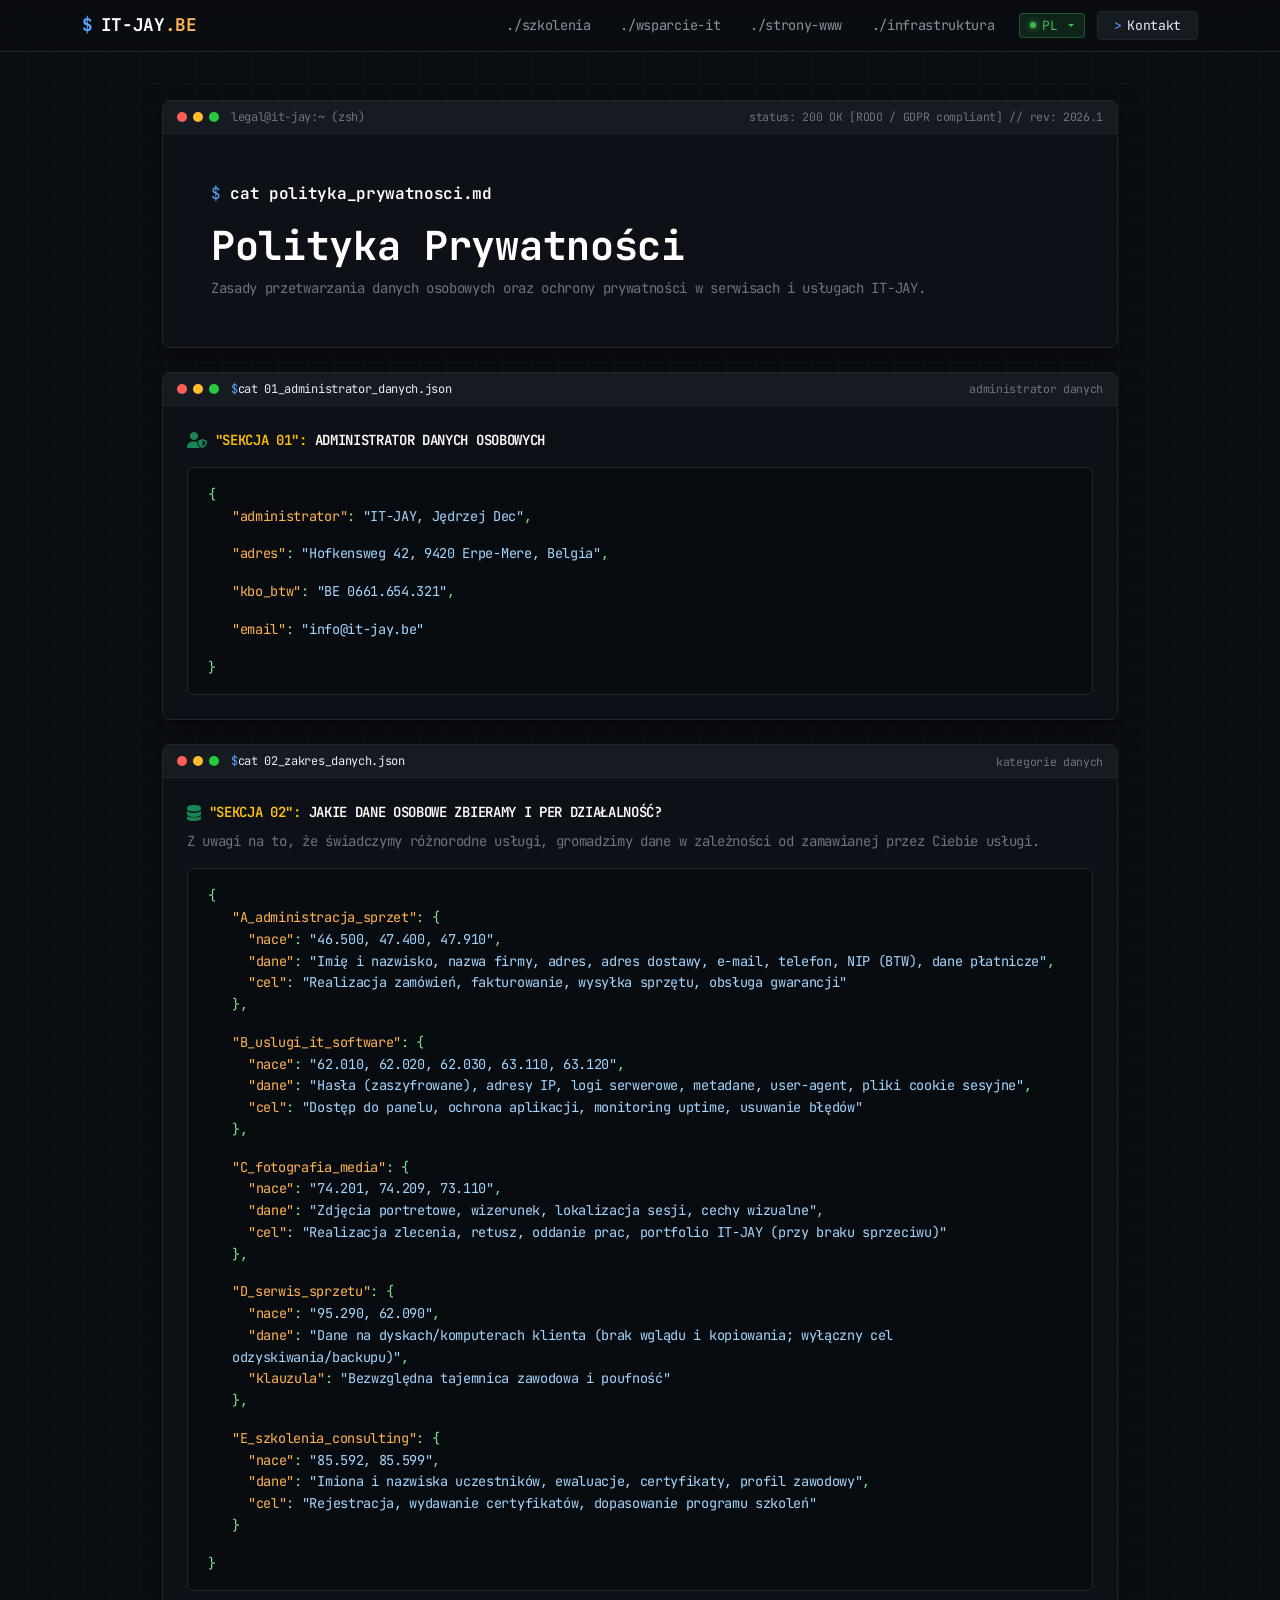
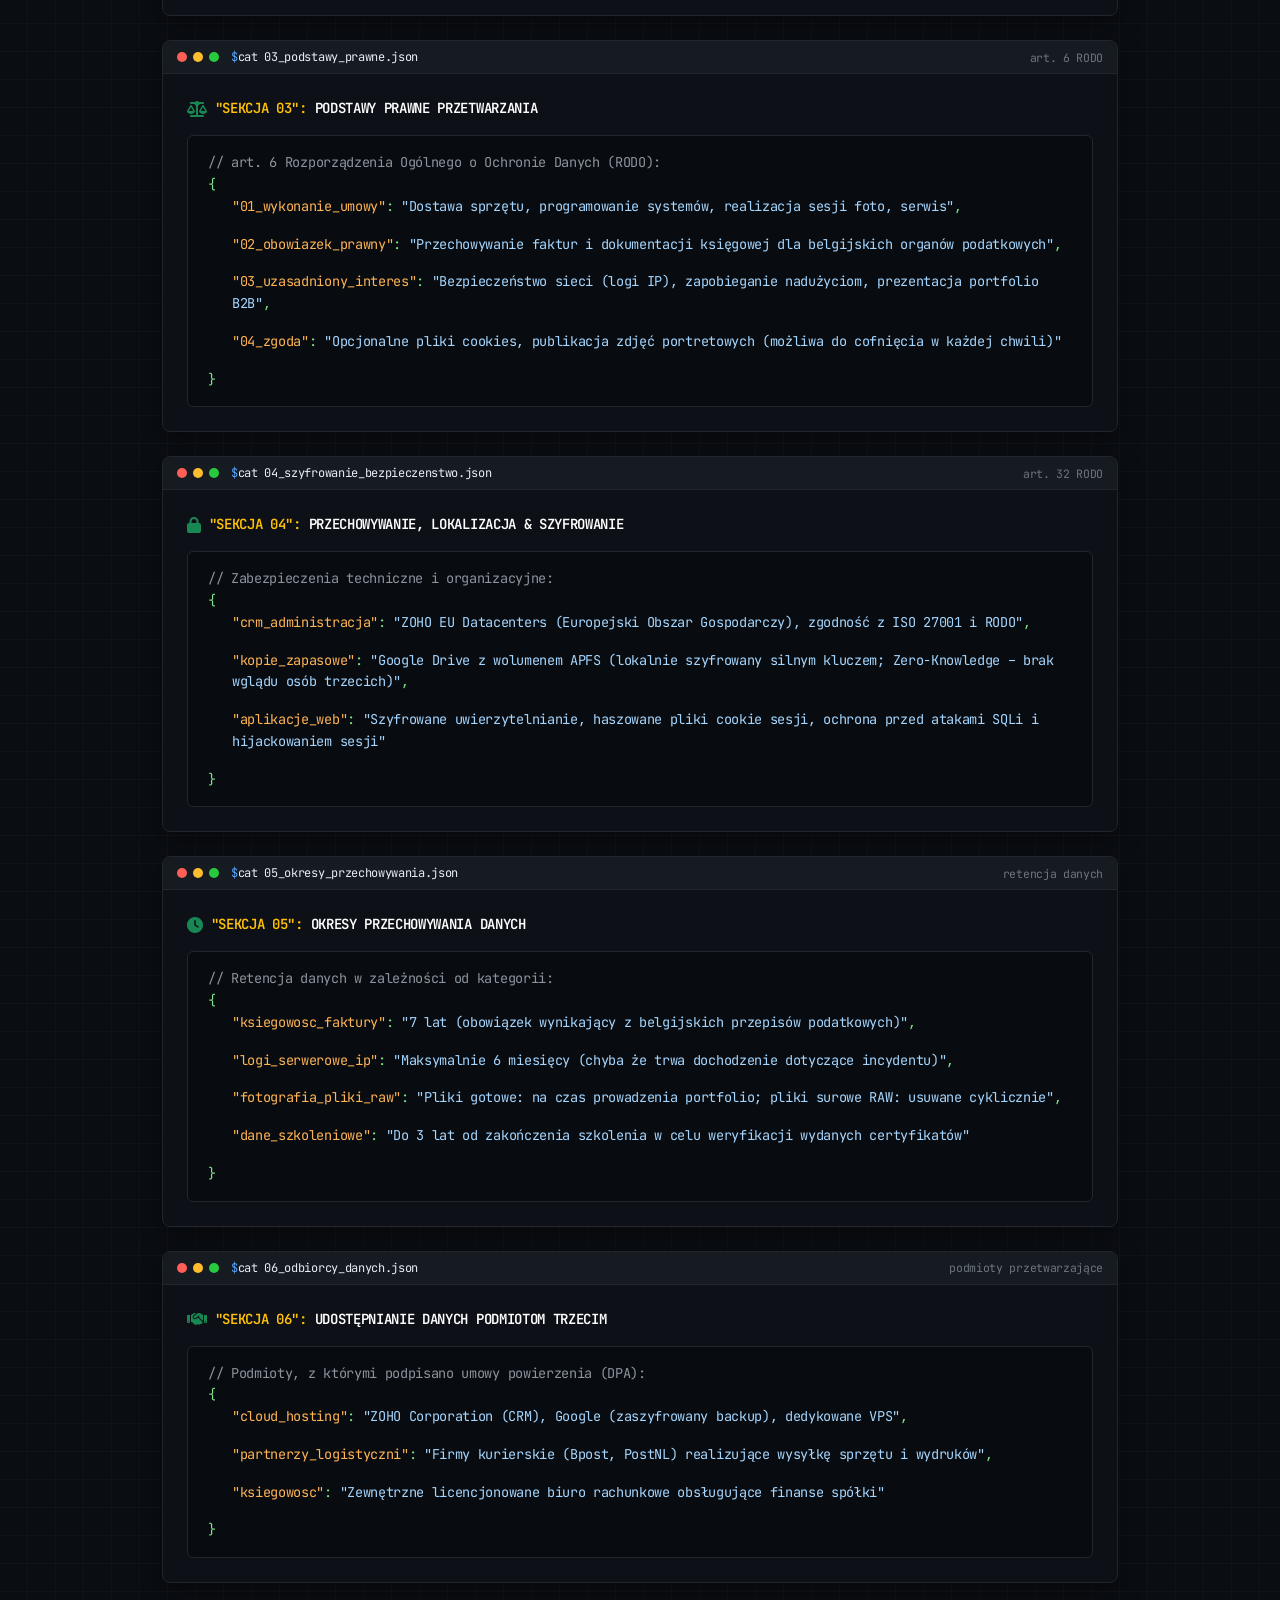
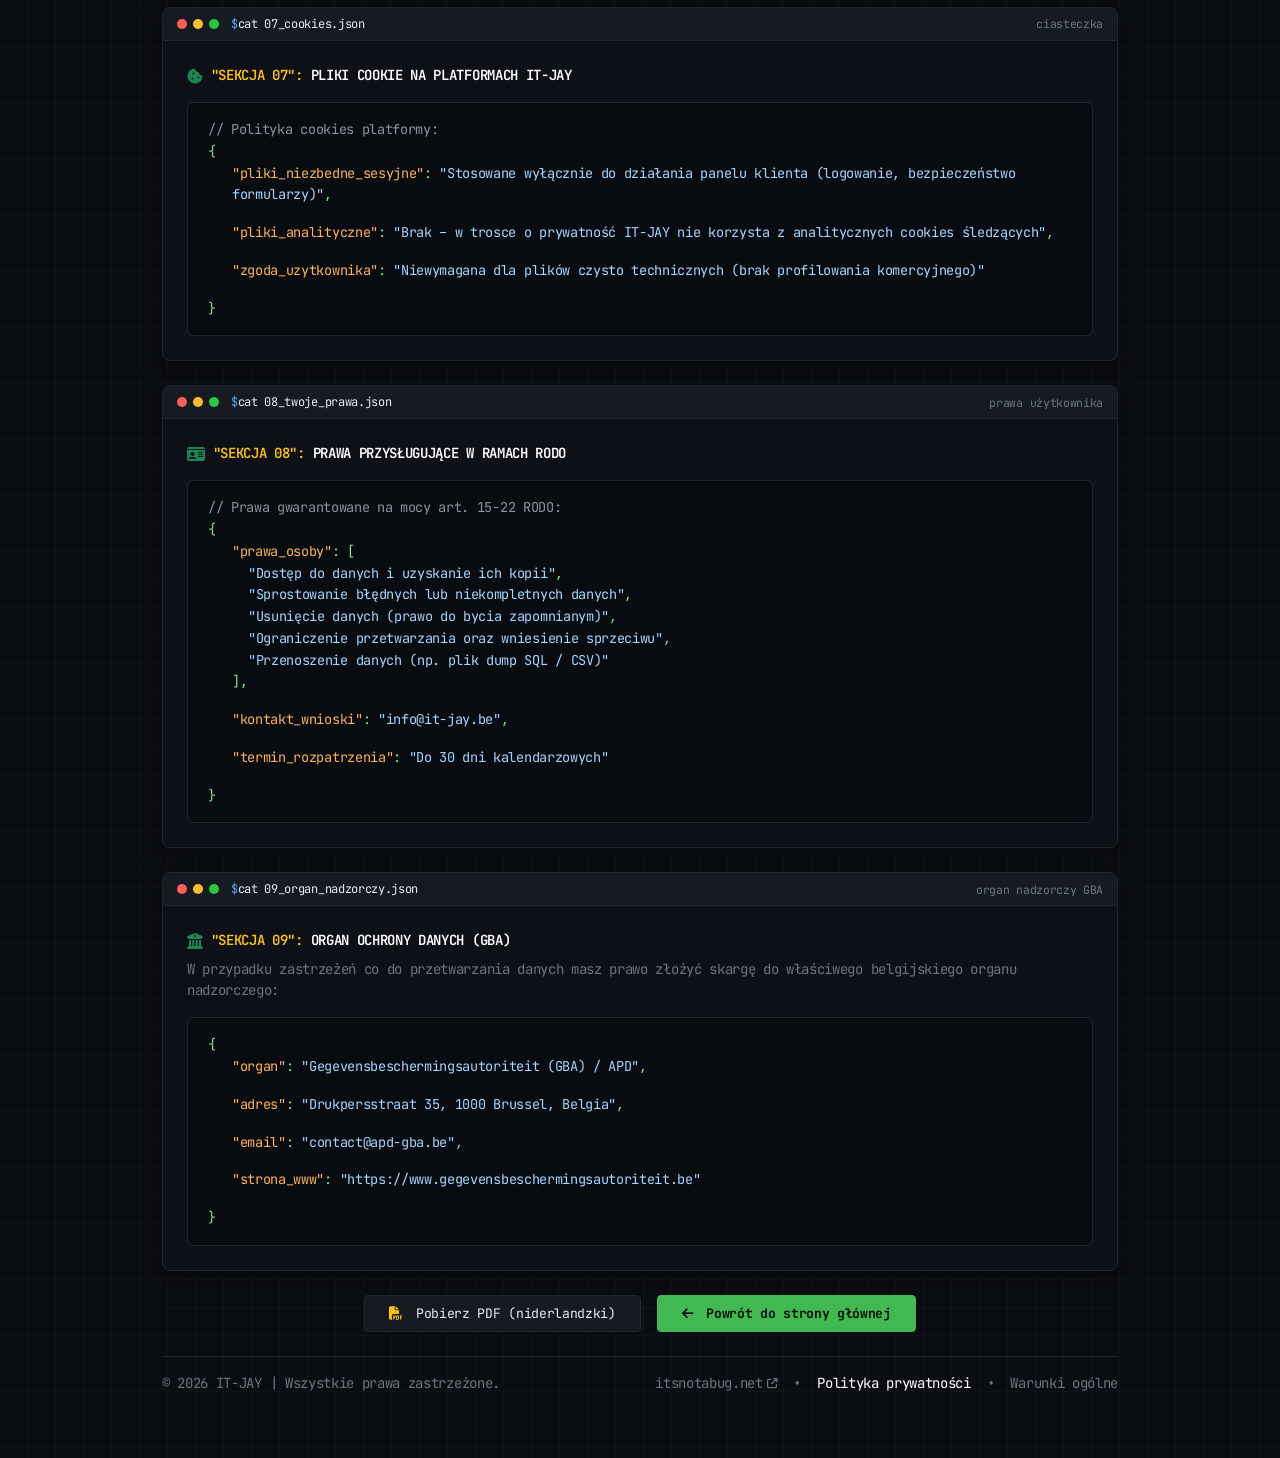
<file: polityka-prywatnosci.html>
<!doctype html>
<html lang="pl">
    <head>
        <meta charset="UTF-8" />
        <meta name="viewport" content="width=device-width, initial-scale=1.0" />
        <meta http-equiv="X-UA-Compatible" content="IE=edge" />

        <!-- SEO Podstawowe -->
        <title>IT-JAY | Polityka Prywatności (RODO / GDPR)</title>
        <meta
            name="description"
            content="Polityka prywatności i zasady przetwarzania danych osobowych w IT-JAY zgodnie z RODO (GDPR)." />
        <meta name="author" content="IT-JAY" />
        <meta name="robots" content="index, follow" />
        <link rel="canonical" href="https://it-jay.be/polityka-prywatnosci.html" />

        <!-- Wersje językowe (Hreflang) -->
        <link rel="alternate" hreflang="pl" href="https://it-jay.be/polityka-prywatnosci.html" />
        <link rel="alternate" hreflang="nl" href="https://it-jay.be/nl/privacy-verklaring.html" />
        <link rel="alternate" hreflang="en" href="https://it-jay.be/en/privacy-policy.html" />

        <!-- Kolor interfejsu -->
        <meta name="theme-color" content="#0a0d12" />

        <!-- Google Fonts -->
        <link rel="preconnect" href="https://fonts.googleapis.com" />
        <link rel="preconnect" href="https://fonts.gstatic.com" crossorigin />
        <link
            href="https://fonts.googleapis.com/css2?family=JetBrains+Mono:wght@300;400;500;600;700&display=swap"
            rel="stylesheet" />

        <!-- Bootstrap 5 & Font Awesome -->
        <link href="https://cdn.jsdelivr.net/npm/bootstrap@5.3.2/dist/css/bootstrap.min.css" rel="stylesheet" />
        <link rel="stylesheet" href="https://cdnjs.cloudflare.com/ajax/libs/font-awesome/6.4.2/css/all.min.css" />

        <!-- Custom CSS -->
        <link rel="stylesheet" href="style.css" />
    </head>
    <body>
        <!-- 1. GÓRNY PASEK NAGŁÓWKA -->
        <header class="top-wire-divider">
            <div class="container-xl">
                <nav class="navbar navbar-expand-lg navbar-dark px-0 py-2">
                    <!-- Brand -->
                    <a class="brand-logo" href="index.html">
                        <span class="prompt-sign">$</span>
                        <span>IT-JAY<span class="brand-highlight">.BE</span></span>
                    </a>

                    <!-- Mobile toggle -->
                    <button
                        class="navbar-toggler border-0 shadow-none text-white"
                        type="button"
                        data-bs-toggle="collapse"
                        data-bs-target="#itjayNavbarCollapse">
                        <i class="fa-solid fa-bars fs-5"></i>
                    </button>

                    <!-- Menu Links & Dropdown -->
                    <div class="collapse navbar-collapse justify-content-end" id="itjayNavbarCollapse">
                        <ul class="navbar-nav align-items-lg-center gap-lg-1 my-3 my-lg-0">
                            <li class="nav-item">
                                <a class="nav-link nav-link-custom" href="index_pl.html#szkolenia">./szkolenia</a>
                            </li>
                            <li class="nav-item">
                                <a class="nav-link nav-link-custom" href="index_pl.html#wsparcie-it">./wsparcie-it</a>
                            </li>
                            <li class="nav-item">
                                <a class="nav-link nav-link-custom" href="index_pl.html#strony-www">./strony-www</a>
                            </li>
                            <li class="nav-item">
                                <a class="nav-link nav-link-custom" href="index_pl.html#infrastruktura"
                                    >./infrastruktura</a
                                >
                            </li>

                            <!-- Przełącznik języka -->
                            <li class="nav-item dropdown ms-lg-2 my-2 my-lg-0">
                                <button
                                    class="btn lang-dropdown-btn dropdown-toggle shadow-none"
                                    type="button"
                                    id="langSelectorMenu"
                                    data-bs-toggle="dropdown">
                                    <span class="status-dot-green"></span>
                                    <span id="currentLangDisplay">PL</span>
                                </button>
                                <ul
                                    class="dropdown-menu dropdown-menu-end lang-menu-dark"
                                    aria-labelledby="langSelectorMenu">
                                    <li>
                                        <a
                                            class="lang-item-btn active-lang text-decoration-none"
                                            href="index_pl.html"
                                            data-lang="PL">
                                            <span>🇵🇱 Polski</span>
                                            <small class="opacity-75">PL</small>
                                        </a>
                                    </li>
                                    <li>
                                        <a
                                            class="lang-item-btn text-decoration-none"
                                            href="index_nl.html"
                                            data-lang="NL">
                                            <span>🇳🇱 Nederlands</span>
                                            <small class="opacity-75">NL</small>
                                        </a>
                                    </li>
                                    <li>
                                        <a
                                            class="lang-item-btn text-decoration-none"
                                            href="index_en.html"
                                            data-lang="EN">
                                            <span>🇬🇧 English</span>
                                            <small class="opacity-75">EN</small>
                                        </a>
                                    </li>
                                </ul>
                            </li>

                            <li class="nav-item ms-lg-2">
                                <a href="index_pl.html#kontakt" class="btn btn-cli py-1 px-3">
                                    <span class="prompt-sign">&gt;</span> Kontakt
                                </a>
                            </li>
                        </ul>
                    </div>
                </nav>
            </div>
        </header>

        <main class="py-4 py-md-5">
            <div class="container-xl" style="max-width: 980px">
                <!-- HERO DOKUMENTU -->
                <section class="terminal-window mb-4">
                    <div class="terminal-header d-flex align-items-center justify-content-between">
                        <div class="d-flex align-items-center">
                            <div class="traffic-dots">
                                <span class="traffic-dot dot-close"></span>
                                <span class="traffic-dot dot-min"></span>
                                <span class="traffic-dot dot-max"></span>
                            </div>
                            <span class="text-secondary">legal@it-jay:~ (zsh)</span>
                        </div>
                        <div class="d-none d-sm-block text-secondary" style="font-size: 0.72rem">
                            status: 200 OK [RODO / GDPR compliant] // rev: 2026.1
                        </div>
                    </div>

                    <div class="p-4 p-md-5">
                        <div class="mb-3">
                            <span class="prompt-sign">$</span> <span class="cmd-text">cat polityka_prywatnosci.md</span>
                        </div>
                        <h1 class="display-6 fw-bold text-white mb-2">Polityka Prywatności</h1>
                        <p class="text-secondary small mb-0">
                            Zasady przetwarzania danych osobowych oraz ochrony prywatności w serwisach i usługach
                            IT-JAY.
                        </p>
                    </div>
                </section>

                <!-- PANEL 1: Administrator Danych -->
                <section class="terminal-window mb-3 mb-md-4">
                    <div class="terminal-header d-flex align-items-center justify-content-between">
                        <div class="d-flex align-items-center">
                            <div class="traffic-dots">
                                <span class="traffic-dot dot-close"></span>
                                <span class="traffic-dot dot-min"></span>
                                <span class="traffic-dot dot-max"></span>
                            </div>
                            <span class="prompt-sign">$</span> cat 01_administrator_danych.json
                        </div>
                        <div class="d-none d-sm-block text-secondary" style="font-size: 0.72rem">
                            administrator danych
                        </div>
                    </div>
                    <div class="p-4">
                        <div class="d-flex align-items-center gap-2 mb-2">
                            <i class="fa-solid fa-user-shield text-success"></i>
                            <span class="code-font small text-uppercase fw-semibold">
                                <span class="text-warning">"Sekcja 01":</span>
                                <span class="text-white"> Administrator Danych Osobowych</span>
                            </span>
                        </div>
                        <div class="json-block mt-3">
                            <span class="jp">{</span><br />
                            <div class="json-row">
                                <p>
                                    <span class="jk">"administrator"</span><span class="jp">:</span>
                                    <span class="js">"IT-JAY, Jędrzej Dec"</span><span class="jp">,</span>
                                </p>
                                <p>
                                    <span class="jk">"adres"</span><span class="jp">:</span>
                                    <span class="js">"Hofkensweg 42, 9420 Erpe-Mere, Belgia"</span
                                    ><span class="jp">,</span>
                                </p>
                                <p>
                                    <span class="jk">"kbo_btw"</span><span class="jp">:</span>
                                    <span class="js">"BE 0661.654.321"</span><span class="jp">,</span>
                                </p>
                                <p>
                                    <span class="jk">"email"</span><span class="jp">:</span>
                                    <span class="js">"info@it-jay.be"</span>
                                </p>
                            </div>
                            <span class="jp">}</span>
                        </div>
                    </div>
                </section>

                <!-- PANEL 2: Zakres danych per aktywność -->
                <section class="terminal-window mb-3 mb-md-4">
                    <div class="terminal-header d-flex align-items-center justify-content-between">
                        <div class="d-flex align-items-center">
                            <div class="traffic-dots">
                                <span class="traffic-dot dot-close"></span>
                                <span class="traffic-dot dot-min"></span>
                                <span class="traffic-dot dot-max"></span>
                            </div>
                            <span class="prompt-sign">$</span> cat 02_zakres_danych.json
                        </div>
                        <div class="d-none d-sm-block text-secondary" style="font-size: 0.72rem">kategorie danych</div>
                    </div>
                    <div class="p-4">
                        <div class="d-flex align-items-center gap-2 mb-2">
                            <i class="fa-solid fa-database text-success"></i>
                            <span class="code-font small text-uppercase fw-semibold">
                                <span class="text-warning">"Sekcja 02":</span>
                                <span class="text-white"> Jakie dane osobowe zbieramy i per działalność?</span>
                            </span>
                        </div>
                        <p class="text-secondary small mb-3">
                            Z uwagi na to, że świadczymy różnorodne usługi, gromadzimy dane w zależności od zamawianej
                            przez Ciebie usługi.
                        </p>
                        <div class="json-block">
                            <span class="jp">{</span><br />
                            <div class="json-row">
                                <p>
                                    <span class="jk">"A_administracja_sprzet"</span><span class="jp">:</span>
                                    <span class="jp">{</span><br />
                                    <span class="ps-3"
                                        ><span class="jk">"nace"</span><span class="jp">:</span>
                                        <span class="js">"46.500, 47.400, 47.910"</span><span class="jp">,</span></span
                                    ><br />
                                    <span class="ps-3"
                                        ><span class="jk">"dane"</span><span class="jp">:</span>
                                        <span class="js"
                                            >"Imię i nazwisko, nazwa firmy, adres, adres dostawy, e-mail, telefon, NIP
                                            (BTW), dane płatnicze"</span
                                        ><span class="jp">,</span></span
                                    ><br />
                                    <span class="ps-3"
                                        ><span class="jk">"cel"</span><span class="jp">:</span>
                                        <span class="js"
                                            >"Realizacja zamówień, fakturowanie, wysyłka sprzętu, obsługa
                                            gwarancji"</span
                                        ></span
                                    ><br />
                                    <span class="jp">}</span><span class="jp">,</span>
                                </p>
                                <p>
                                    <span class="jk">"B_uslugi_it_software"</span><span class="jp">:</span>
                                    <span class="jp">{</span><br />
                                    <span class="ps-3"
                                        ><span class="jk">"nace"</span><span class="jp">:</span>
                                        <span class="js">"62.010, 62.020, 62.030, 63.110, 63.120"</span
                                        ><span class="jp">,</span></span
                                    ><br />
                                    <span class="ps-3"
                                        ><span class="jk">"dane"</span><span class="jp">:</span>
                                        <span class="js"
                                            >"Hasła (zaszyfrowane), adresy IP, logi serwerowe, metadane, user-agent,
                                            pliki cookie sesyjne"</span
                                        ><span class="jp">,</span></span
                                    ><br />
                                    <span class="ps-3"
                                        ><span class="jk">"cel"</span><span class="jp">:</span>
                                        <span class="js"
                                            >"Dostęp do panelu, ochrona aplikacji, monitoring uptime, usuwanie
                                            błędów"</span
                                        ></span
                                    ><br />
                                    <span class="jp">}</span><span class="jp">,</span>
                                </p>
                                <p>
                                    <span class="jk">"C_fotografia_media"</span><span class="jp">:</span>
                                    <span class="jp">{</span><br />
                                    <span class="ps-3"
                                        ><span class="jk">"nace"</span><span class="jp">:</span>
                                        <span class="js">"74.201, 74.209, 73.110"</span><span class="jp">,</span></span
                                    ><br />
                                    <span class="ps-3"
                                        ><span class="jk">"dane"</span><span class="jp">:</span>
                                        <span class="js"
                                            >"Zdjęcia portretowe, wizerunek, lokalizacja sesji, cechy wizualne"</span
                                        ><span class="jp">,</span></span
                                    ><br />
                                    <span class="ps-3"
                                        ><span class="jk">"cel"</span><span class="jp">:</span>
                                        <span class="js"
                                            >"Realizacja zlecenia, retusz, oddanie prac, portfolio IT-JAY (przy braku
                                            sprzeciwu)"</span
                                        ></span
                                    ><br />
                                    <span class="jp">}</span><span class="jp">,</span>
                                </p>
                                <p>
                                    <span class="jk">"D_serwis_sprzetu"</span><span class="jp">:</span>
                                    <span class="jp">{</span><br />
                                    <span class="ps-3"
                                        ><span class="jk">"nace"</span><span class="jp">:</span>
                                        <span class="js">"95.290, 62.090"</span><span class="jp">,</span></span
                                    ><br />
                                    <span class="ps-3"
                                        ><span class="jk">"dane"</span><span class="jp">:</span>
                                        <span class="js"
                                            >"Dane na dyskach/komputerach klienta (brak wglądu i kopiowania; wyłączny
                                            cel odzyskiwania/backupu)"</span
                                        ><span class="jp">,</span></span
                                    ><br />
                                    <span class="ps-3"
                                        ><span class="jk">"klauzula"</span><span class="jp">:</span>
                                        <span class="js">"Bezwzględna tajemnica zawodowa i poufność"</span></span
                                    ><br />
                                    <span class="jp">}</span><span class="jp">,</span>
                                </p>
                                <p>
                                    <span class="jk">"E_szkolenia_consulting"</span><span class="jp">:</span>
                                    <span class="jp">{</span><br />
                                    <span class="ps-3"
                                        ><span class="jk">"nace"</span><span class="jp">:</span>
                                        <span class="js">"85.592, 85.599"</span><span class="jp">,</span></span
                                    ><br />
                                    <span class="ps-3"
                                        ><span class="jk">"dane"</span><span class="jp">:</span>
                                        <span class="js"
                                            >"Imiona i nazwiska uczestników, ewaluacje, certyfikaty, profil
                                            zawodowy"</span
                                        ><span class="jp">,</span></span
                                    ><br />
                                    <span class="ps-3"
                                        ><span class="jk">"cel"</span><span class="jp">:</span>
                                        <span class="js"
                                            >"Rejestracja, wydawanie certyfikatów, dopasowanie programu szkoleń"</span
                                        ></span
                                    ><br />
                                    <span class="jp">}</span>
                                </p>
                            </div>
                            <span class="jp">}</span>
                        </div>
                    </div>
                </section>

                <!-- PANEL 3: Podstawy prawne -->
                <section class="terminal-window mb-3 mb-md-4">
                    <div class="terminal-header d-flex align-items-center justify-content-between">
                        <div class="d-flex align-items-center">
                            <div class="traffic-dots">
                                <span class="traffic-dot dot-close"></span>
                                <span class="traffic-dot dot-min"></span>
                                <span class="traffic-dot dot-max"></span>
                            </div>
                            <span class="prompt-sign">$</span> cat 03_podstawy_prawne.json
                        </div>
                        <div class="d-none d-sm-block text-secondary" style="font-size: 0.72rem">art. 6 RODO</div>
                    </div>
                    <div class="p-4">
                        <div class="d-flex align-items-center gap-2 mb-2">
                            <i class="fa-solid fa-scale-balanced text-success"></i>
                            <span class="code-font small text-uppercase fw-semibold">
                                <span class="text-warning">"Sekcja 03":</span>
                                <span class="text-white"> Podstawy prawne przetwarzania</span>
                            </span>
                        </div>
                        <div class="json-block mt-3">
                            <span class="jc">// art. 6 Rozporządzenia Ogólnego o Ochronie Danych (RODO):</span><br />
                            <span class="jp">{</span><br />
                            <div class="json-row">
                                <p>
                                    <span class="jk">"01_wykonanie_umowy"</span><span class="jp">:</span>
                                    <span class="js"
                                        >"Dostawa sprzętu, programowanie systemów, realizacja sesji foto, serwis"</span
                                    ><span class="jp">,</span>
                                </p>
                                <p>
                                    <span class="jk">"02_obowiazek_prawny"</span><span class="jp">:</span>
                                    <span class="js"
                                        >"Przechowywanie faktur i dokumentacji księgowej dla belgijskich organów
                                        podatkowych"</span
                                    ><span class="jp">,</span>
                                </p>
                                <p>
                                    <span class="jk">"03_uzasadniony_interes"</span><span class="jp">:</span>
                                    <span class="js"
                                        >"Bezpieczeństwo sieci (logi IP), zapobieganie nadużyciom, prezentacja portfolio
                                        B2B"</span
                                    ><span class="jp">,</span>
                                </p>
                                <p>
                                    <span class="jk">"04_zgoda"</span><span class="jp">:</span>
                                    <span class="js"
                                        >"Opcjonalne pliki cookies, publikacja zdjęć portretowych (możliwa do cofnięcia
                                        w każdej chwili)"</span
                                    >
                                </p>
                            </div>
                            <span class="jp">}</span>
                        </div>
                    </div>
                </section>

                <!-- PANEL 4: Bezpieczeństwo i szyfrowanie -->
                <section class="terminal-window mb-3 mb-md-4">
                    <div class="terminal-header d-flex align-items-center justify-content-between">
                        <div class="d-flex align-items-center">
                            <div class="traffic-dots">
                                <span class="traffic-dot dot-close"></span>
                                <span class="traffic-dot dot-min"></span>
                                <span class="traffic-dot dot-max"></span>
                            </div>
                            <span class="prompt-sign">$</span> cat 04_szyfrowanie_bezpieczenstwo.json
                        </div>
                        <div class="d-none d-sm-block text-secondary" style="font-size: 0.72rem">art. 32 RODO</div>
                    </div>
                    <div class="p-4">
                        <div class="d-flex align-items-center gap-2 mb-2">
                            <i class="fa-solid fa-lock text-success"></i>
                            <span class="code-font small text-uppercase fw-semibold">
                                <span class="text-warning">"Sekcja 04":</span>
                                <span class="text-white"> Przechowywanie, Lokalizacja &amp; Szyfrowanie</span>
                            </span>
                        </div>
                        <div class="json-block mt-3">
                            <span class="jc">// Zabezpieczenia techniczne i organizacyjne:</span><br />
                            <span class="jp">{</span><br />
                            <div class="json-row">
                                <p>
                                    <span class="jk">"crm_administracja"</span><span class="jp">:</span>
                                    <span class="js"
                                        >"ZOHO EU Datacenters (Europejski Obszar Gospodarczy), zgodność z ISO 27001 i
                                        RODO"</span
                                    ><span class="jp">,</span>
                                </p>
                                <p>
                                    <span class="jk">"kopie_zapasowe"</span><span class="jp">:</span>
                                    <span class="js"
                                        >"Google Drive z wolumenem APFS (lokalnie szyfrowany silnym kluczem;
                                        Zero-Knowledge – brak wglądu osób trzecich)"</span
                                    ><span class="jp">,</span>
                                </p>
                                <p>
                                    <span class="jk">"aplikacje_web"</span><span class="jp">:</span>
                                    <span class="js"
                                        >"Szyfrowane uwierzytelnianie, haszowane pliki cookie sesji, ochrona przed
                                        atakami SQLi i hijackowaniem sesji"</span
                                    >
                                </p>
                            </div>
                            <span class="jp">}</span>
                        </div>
                    </div>
                </section>

                <!-- PANEL 5: Okresy przechowywania -->
                <section class="terminal-window mb-3 mb-md-4">
                    <div class="terminal-header d-flex align-items-center justify-content-between">
                        <div class="d-flex align-items-center">
                            <div class="traffic-dots">
                                <span class="traffic-dot dot-close"></span>
                                <span class="traffic-dot dot-min"></span>
                                <span class="traffic-dot dot-max"></span>
                            </div>
                            <span class="prompt-sign">$</span> cat 05_okresy_przechowywania.json
                        </div>
                        <div class="d-none d-sm-block text-secondary" style="font-size: 0.72rem">retencja danych</div>
                    </div>
                    <div class="p-4">
                        <div class="d-flex align-items-center gap-2 mb-2">
                            <i class="fa-solid fa-clock text-success"></i>
                            <span class="code-font small text-uppercase fw-semibold">
                                <span class="text-warning">"Sekcja 05":</span>
                                <span class="text-white"> Okresy przechowywania danych</span>
                            </span>
                        </div>
                        <div class="json-block mt-3">
                            <span class="jc">// Retencja danych w zależności od kategorii:</span><br />
                            <span class="jp">{</span><br />
                            <div class="json-row">
                                <p>
                                    <span class="jk">"ksiegowosc_faktury"</span><span class="jp">:</span>
                                    <span class="js"
                                        >"7 lat (obowiązek wynikający z belgijskich przepisów podatkowych)"</span
                                    ><span class="jp">,</span>
                                </p>
                                <p>
                                    <span class="jk">"logi_serwerowe_ip"</span><span class="jp">:</span>
                                    <span class="js"
                                        >"Maksymalnie 6 miesięcy (chyba że trwa dochodzenie dotyczące incydentu)"</span
                                    ><span class="jp">,</span>
                                </p>
                                <p>
                                    <span class="jk">"fotografia_pliki_raw"</span><span class="jp">:</span>
                                    <span class="js"
                                        >"Pliki gotowe: na czas prowadzenia portfolio; pliki surowe RAW: usuwane
                                        cyklicznie"</span
                                    ><span class="jp">,</span>
                                </p>
                                <p>
                                    <span class="jk">"dane_szkoleniowe"</span><span class="jp">:</span>
                                    <span class="js"
                                        >"Do 3 lat od zakończenia szkolenia w celu weryfikacji wydanych
                                        certyfikatów"</span
                                    >
                                </p>
                            </div>
                            <span class="jp">}</span>
                        </div>
                    </div>
                </section>

                <!-- PANEL 6: Odbiorcy danych -->
                <section class="terminal-window mb-3 mb-md-4">
                    <div class="terminal-header d-flex align-items-center justify-content-between">
                        <div class="d-flex align-items-center">
                            <div class="traffic-dots">
                                <span class="traffic-dot dot-close"></span>
                                <span class="traffic-dot dot-min"></span>
                                <span class="traffic-dot dot-max"></span>
                            </div>
                            <span class="prompt-sign">$</span> cat 06_odbiorcy_danych.json
                        </div>
                        <div class="d-none d-sm-block text-secondary" style="font-size: 0.72rem">
                            podmioty przetwarzające
                        </div>
                    </div>
                    <div class="p-4">
                        <div class="d-flex align-items-center gap-2 mb-2">
                            <i class="fa-solid fa-handshake text-success"></i>
                            <span class="code-font small text-uppercase fw-semibold">
                                <span class="text-warning">"Sekcja 06":</span>
                                <span class="text-white"> Udostępnianie danych podmiotom trzecim</span>
                            </span>
                        </div>
                        <div class="json-block mt-3">
                            <span class="jc">// Podmioty, z którymi podpisano umowy powierzenia (DPA):</span><br />
                            <span class="jp">{</span><br />
                            <div class="json-row">
                                <p>
                                    <span class="jk">"cloud_hosting"</span><span class="jp">:</span>
                                    <span class="js"
                                        >"ZOHO Corporation (CRM), Google (zaszyfrowany backup), dedykowane VPS"</span
                                    ><span class="jp">,</span>
                                </p>
                                <p>
                                    <span class="jk">"partnerzy_logistyczni"</span><span class="jp">:</span>
                                    <span class="js"
                                        >"Firmy kurierskie (Bpost, PostNL) realizujące wysyłkę sprzętu i wydruków"</span
                                    ><span class="jp">,</span>
                                </p>
                                <p>
                                    <span class="jk">"ksiegowosc"</span><span class="jp">:</span>
                                    <span class="js"
                                        >"Zewnętrzne licencjonowane biuro rachunkowe obsługujące finanse spółki"</span
                                    >
                                </p>
                            </div>
                            <span class="jp">}</span>
                        </div>
                    </div>
                </section>

                <!-- PANEL 7: Pliki Cookie -->
                <section class="terminal-window mb-3 mb-md-4">
                    <div class="terminal-header d-flex align-items-center justify-content-between">
                        <div class="d-flex align-items-center">
                            <div class="traffic-dots">
                                <span class="traffic-dot dot-close"></span>
                                <span class="traffic-dot dot-min"></span>
                                <span class="traffic-dot dot-max"></span>
                            </div>
                            <span class="prompt-sign">$</span> cat 07_cookies.json
                        </div>
                        <div class="d-none d-sm-block text-secondary" style="font-size: 0.72rem">ciasteczka</div>
                    </div>
                    <div class="p-4">
                        <div class="d-flex align-items-center gap-2 mb-2">
                            <i class="fa-solid fa-cookie-bite text-success"></i>
                            <span class="code-font small text-uppercase fw-semibold">
                                <span class="text-warning">"Sekcja 07":</span>
                                <span class="text-white"> Pliki cookie na platformach IT-JAY</span>
                            </span>
                        </div>
                        <div class="json-block mt-3">
                            <span class="jc">// Polityka cookies platformy:</span><br />
                            <span class="jp">{</span><br />
                            <div class="json-row">
                                <p>
                                    <span class="jk">"pliki_niezbedne_sesyjne"</span><span class="jp">:</span>
                                    <span class="js"
                                        >"Stosowane wyłącznie do działania panelu klienta (logowanie, bezpieczeństwo
                                        formularzy)"</span
                                    ><span class="jp">,</span>
                                </p>
                                <p>
                                    <span class="jk">"pliki_analityczne"</span><span class="jp">:</span>
                                    <span class="js"
                                        >"Brak – w trosce o prywatność IT-JAY nie korzysta z analitycznych cookies
                                        śledzących"</span
                                    ><span class="jp">,</span>
                                </p>
                                <p>
                                    <span class="jk">"zgoda_uzytkownika"</span><span class="jp">:</span>
                                    <span class="js"
                                        >"Niewymagana dla plików czysto technicznych (brak profilowania
                                        komercyjnego)"</span
                                    >
                                </p>
                            </div>
                            <span class="jp">}</span>
                        </div>
                    </div>
                </section>

                <!-- PANEL 8: Twoje Prawa -->
                <section class="terminal-window mb-3 mb-md-4">
                    <div class="terminal-header d-flex align-items-center justify-content-between">
                        <div class="d-flex align-items-center">
                            <div class="traffic-dots">
                                <span class="traffic-dot dot-close"></span>
                                <span class="traffic-dot dot-min"></span>
                                <span class="traffic-dot dot-max"></span>
                            </div>
                            <span class="prompt-sign">$</span> cat 08_twoje_prawa.json
                        </div>
                        <div class="d-none d-sm-block text-secondary" style="font-size: 0.72rem">prawa użytkownika</div>
                    </div>
                    <div class="p-4">
                        <div class="d-flex align-items-center gap-2 mb-2">
                            <i class="fa-solid fa-id-card text-success"></i>
                            <span class="code-font small text-uppercase fw-semibold">
                                <span class="text-warning">"Sekcja 08":</span>
                                <span class="text-white"> Prawa przysługujące w ramach RODO</span>
                            </span>
                        </div>
                        <div class="json-block mt-3">
                            <span class="jc">// Prawa gwarantowane na mocy art. 15-22 RODO:</span><br />
                            <span class="jp">{</span><br />
                            <div class="json-row">
                                <p>
                                    <span class="jk">"prawa_osoby"</span><span class="jp">:</span>
                                    <span class="jp">[</span><br />
                                    <span class="ps-3"
                                        ><span class="js">"Dostęp do danych i uzyskanie ich kopii"</span
                                        ><span class="jp">,</span></span
                                    ><br />
                                    <span class="ps-3"
                                        ><span class="js">"Sprostowanie błędnych lub niekompletnych danych"</span
                                        ><span class="jp">,</span></span
                                    ><br />
                                    <span class="ps-3"
                                        ><span class="js">"Usunięcie danych (prawo do bycia zapomnianym)"</span
                                        ><span class="jp">,</span></span
                                    ><br />
                                    <span class="ps-3"
                                        ><span class="js">"Ograniczenie przetwarzania oraz wniesienie sprzeciwu"</span
                                        ><span class="jp">,</span></span
                                    ><br />
                                    <span class="ps-3"
                                        ><span class="js">"Przenoszenie danych (np. plik dump SQL / CSV)"</span></span
                                    ><br />
                                    <span class="jp">]</span><span class="jp">,</span>
                                </p>
                                <p>
                                    <span class="jk">"kontakt_wnioski"</span><span class="jp">:</span>
                                    <span class="js">"info@it-jay.be"</span><span class="jp">,</span>
                                </p>
                                <p>
                                    <span class="jk">"termin_rozpatrzenia"</span><span class="jp">:</span>
                                    <span class="js">"Do 30 dni kalendarzowych"</span>
                                </p>
                            </div>
                            <span class="jp">}</span>
                        </div>
                    </div>
                </section>

                <!-- PANEL 9: Organ Nadzorczy -->
                <section class="terminal-window mb-4">
                    <div class="terminal-header d-flex align-items-center justify-content-between">
                        <div class="d-flex align-items-center">
                            <div class="traffic-dots">
                                <span class="traffic-dot dot-close"></span>
                                <span class="traffic-dot dot-min"></span>
                                <span class="traffic-dot dot-max"></span>
                            </div>
                            <span class="prompt-sign">$</span> cat 09_organ_nadzorczy.json
                        </div>
                        <div class="d-none d-sm-block text-secondary" style="font-size: 0.72rem">
                            organ nadzorczy GBA
                        </div>
                    </div>
                    <div class="p-4">
                        <div class="d-flex align-items-center gap-2 mb-2">
                            <i class="fa-solid fa-building-columns text-success"></i>
                            <span class="code-font small text-uppercase fw-semibold">
                                <span class="text-warning">"Sekcja 09":</span>
                                <span class="text-white"> Organ Ochrony Danych (GBA)</span>
                            </span>
                        </div>
                        <p class="text-secondary small mb-3">
                            W przypadku zastrzeżeń co do przetwarzania danych masz prawo złożyć skargę do właściwego
                            belgijskiego organu nadzorczego:
                        </p>
                        <div class="json-block mt-3">
                            <span class="jp">{</span><br />
                            <div class="json-row">
                                <p>
                                    <span class="jk">"organ"</span><span class="jp">:</span>
                                    <span class="js">"Gegevensbeschermingsautoriteit (GBA) / APD"</span
                                    ><span class="jp">,</span>
                                </p>
                                <p>
                                    <span class="jk">"adres"</span><span class="jp">:</span>
                                    <span class="js">"Drukpersstraat 35, 1000 Brussel, Belgia"</span
                                    ><span class="jp">,</span>
                                </p>
                                <p>
                                    <span class="jk">"email"</span><span class="jp">:</span>
                                    <span class="js">"contact@apd-gba.be"</span><span class="jp">,</span>
                                </p>
                                <p>
                                    <span class="jk">"strona_www"</span><span class="jp">:</span>
                                    <span class="js">"https://www.gegevensbeschermingsautoriteit.be"</span>
                                </p>
                            </div>
                            <span class="jp">}</span>
                        </div>
                    </div>
                </section>

                <!-- Przyciski akcji (ułożone obok siebie) -->
                <div class="d-flex flex-wrap justify-content-center align-items-center gap-3 my-4">
                    <!-- Przycisk pobierania dokumentu -->
                    <a href="downloads/privacy-verklaring.pdf" class="btn btn-cli px-4 py-2" download>
                        <i class="fa-solid fa-file-pdf text-warning me-2"></i> Pobierz PDF (niderlandzki)
                    </a>

                    <!-- Przycisk powrotu do strony głównej -->
                    <a href="index_pl.html" class="btn btn-cli btn-cli-green px-4 py-2">
                        <i class="fa-solid fa-arrow-left me-2"></i> Powrót do strony głównej
                    </a>
                </div>

                <!-- Stopka -->
                <footer
                    class="d-flex flex-column flex-sm-row justify-content-between align-items-center py-3 text-secondary small border-top border-dark">
                    <div>© 2026 IT-JAY | Wszystkie prawa zastrzeżone.</div>
                    <div class="d-flex gap-3 mt-2 mt-sm-0">
                        <a
                            href="https://www.itsnotabug.net"
                            target="_blank"
                            rel="noopener noreferrer"
                            class="text-secondary text-decoration-none hover-white d-inline-flex align-items-center gap-1">
                            <span>itsnotabug.net</span>
                            <i class="fa-solid fa-arrow-up-right-from-square" style="font-size: 0.75em"></i>
                        </a>
                        <span>•</span>
                        <a href="polityka-prywatnosci.html" class="text-white text-decoration-none"
                            >Polityka prywatności</a
                        >
                        <span>•</span>
                        <a href="warunki-ogolne.html" class="text-secondary text-decoration-none hover-white"
                            >Warunki ogólne</a
                        >
                    </div>
                </footer>
            </div>
        </main>

        <script src="https://cdn.jsdelivr.net/npm/bootstrap@5.3.3/dist/js/bootstrap.bundle.min.js"></script>
    </body>
</html>
</file>
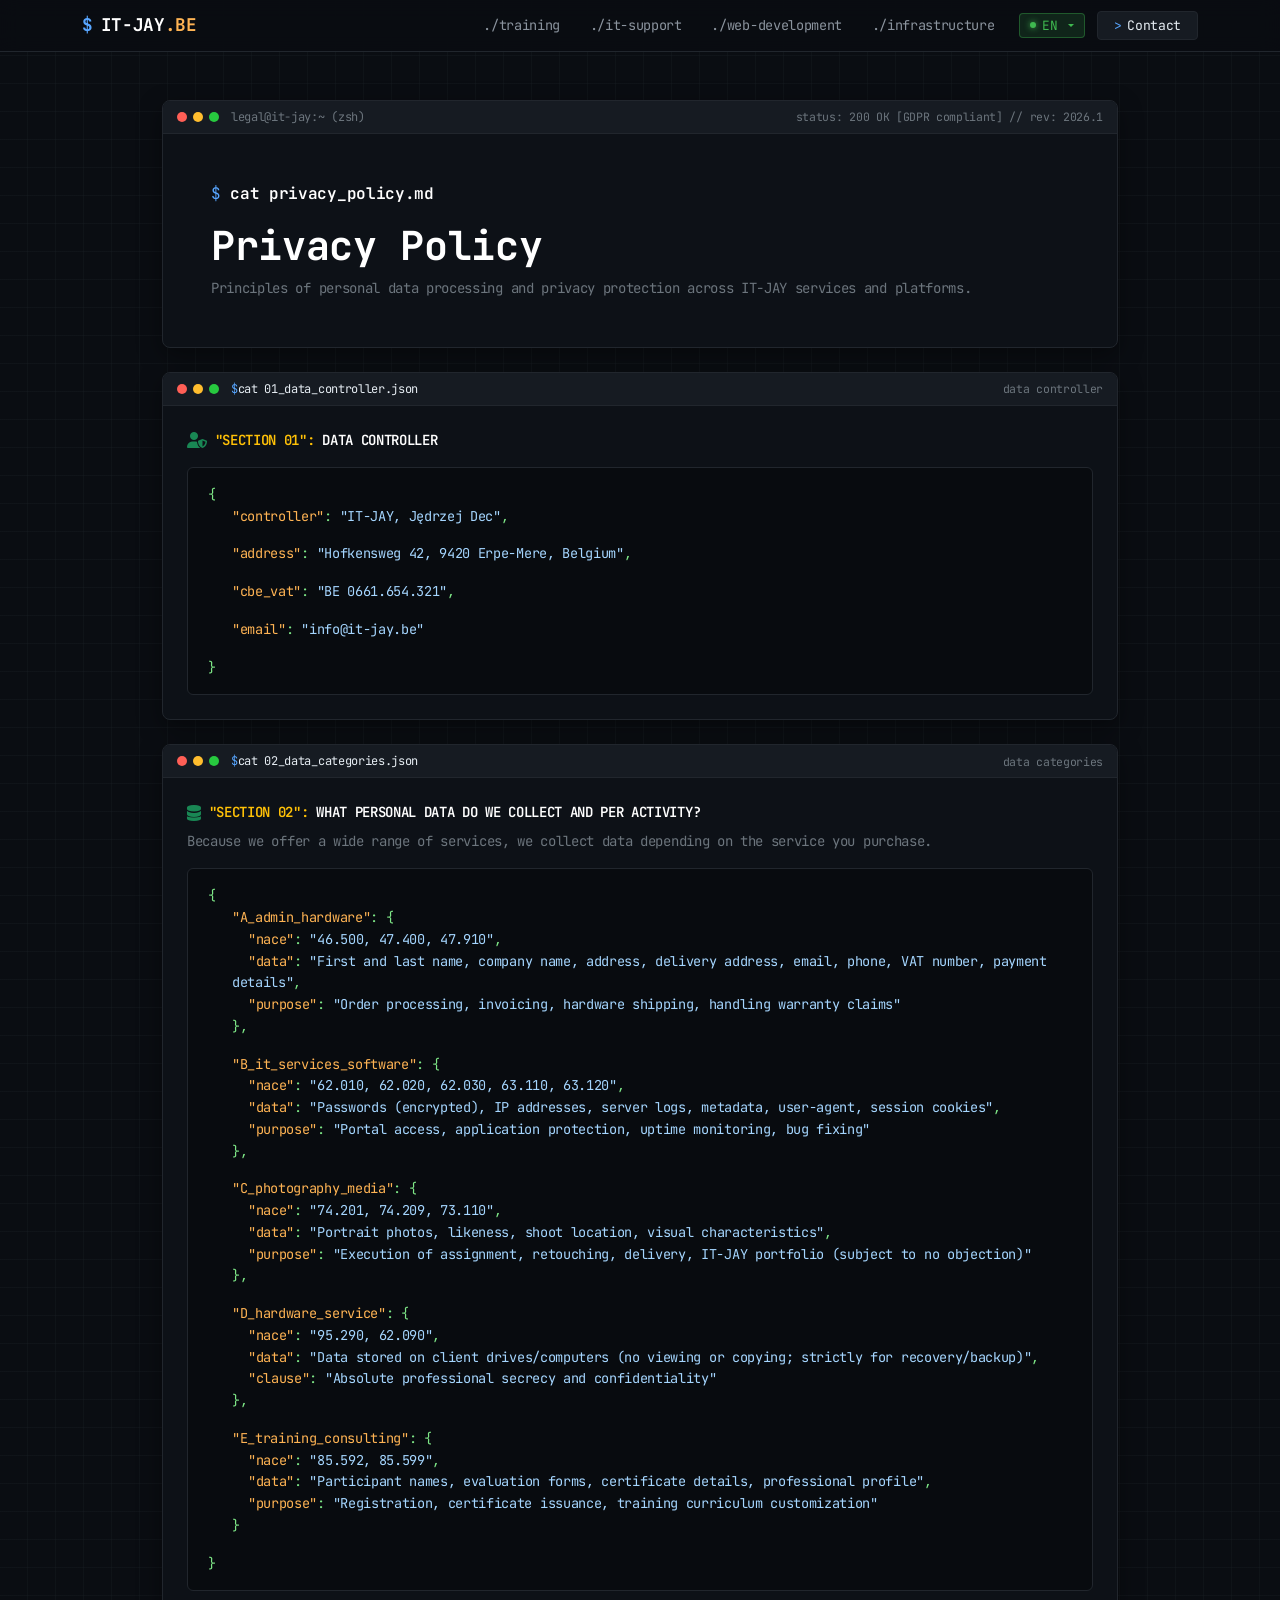
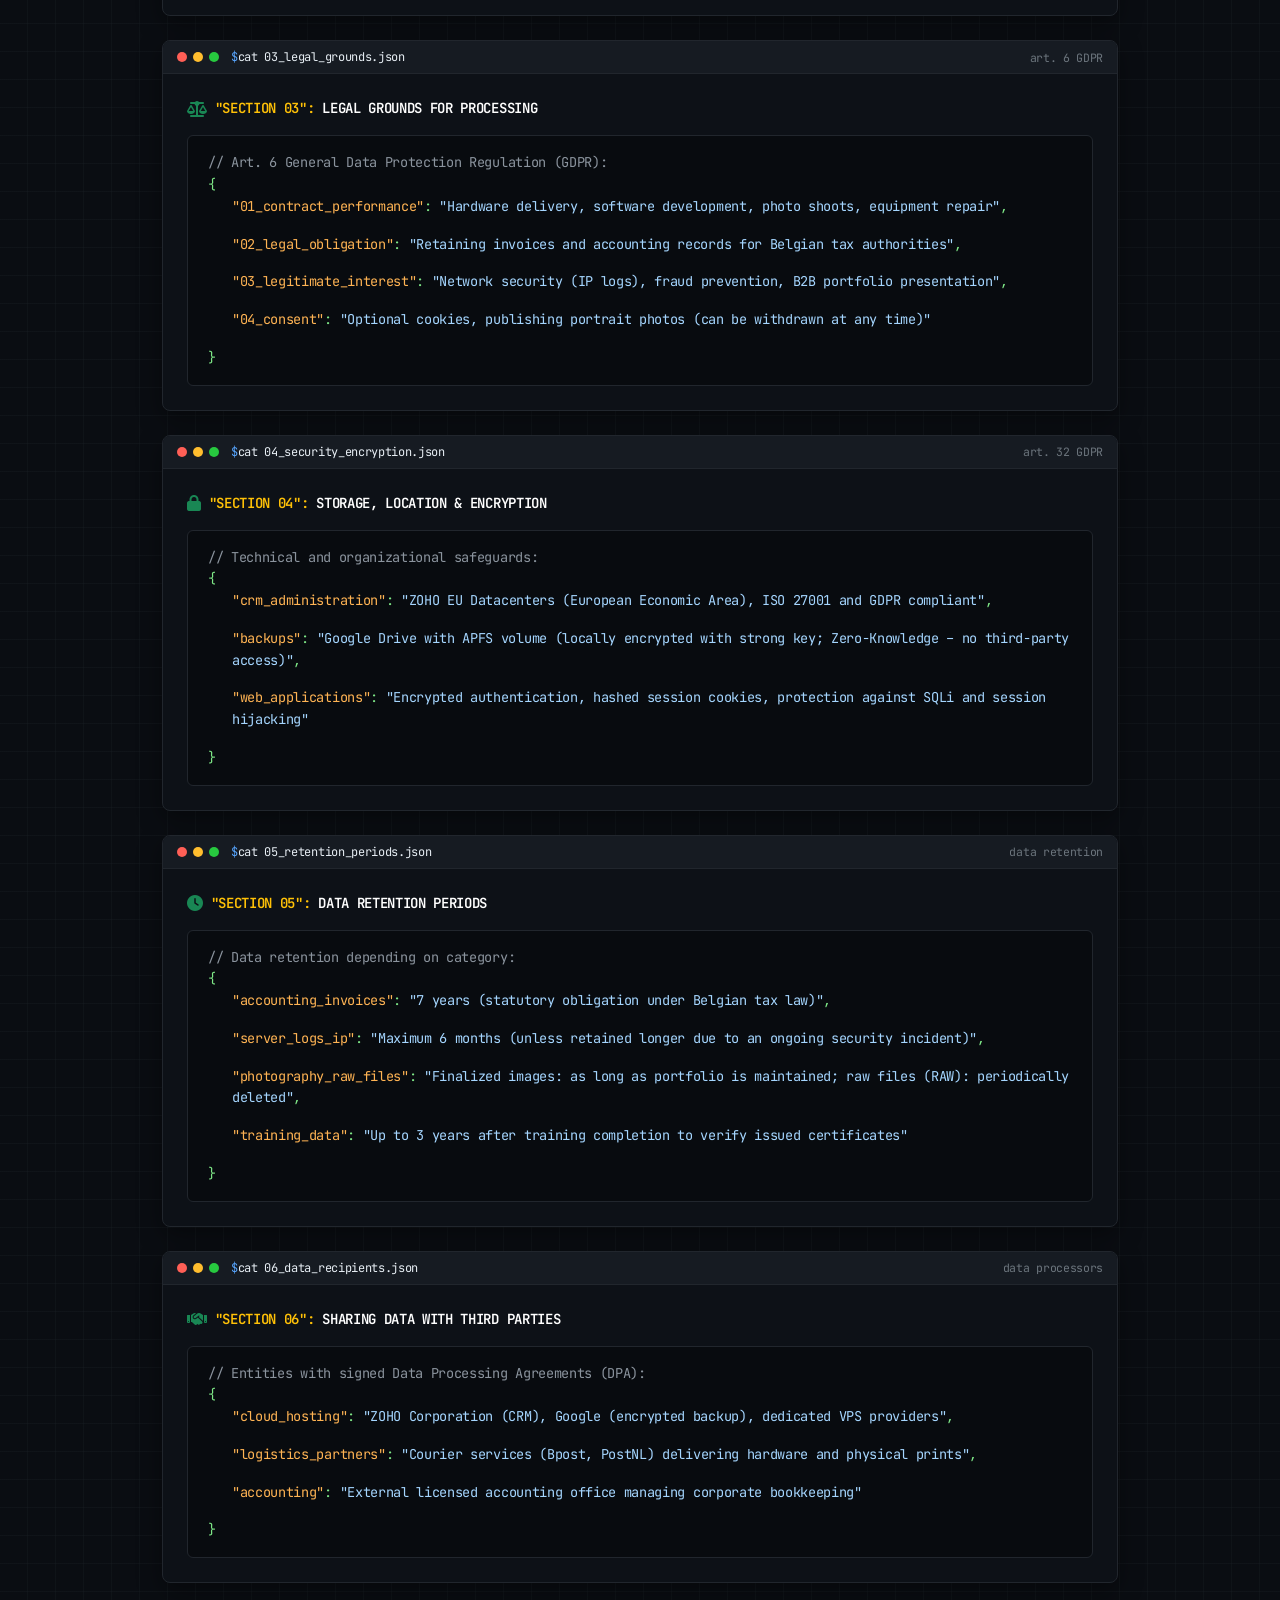
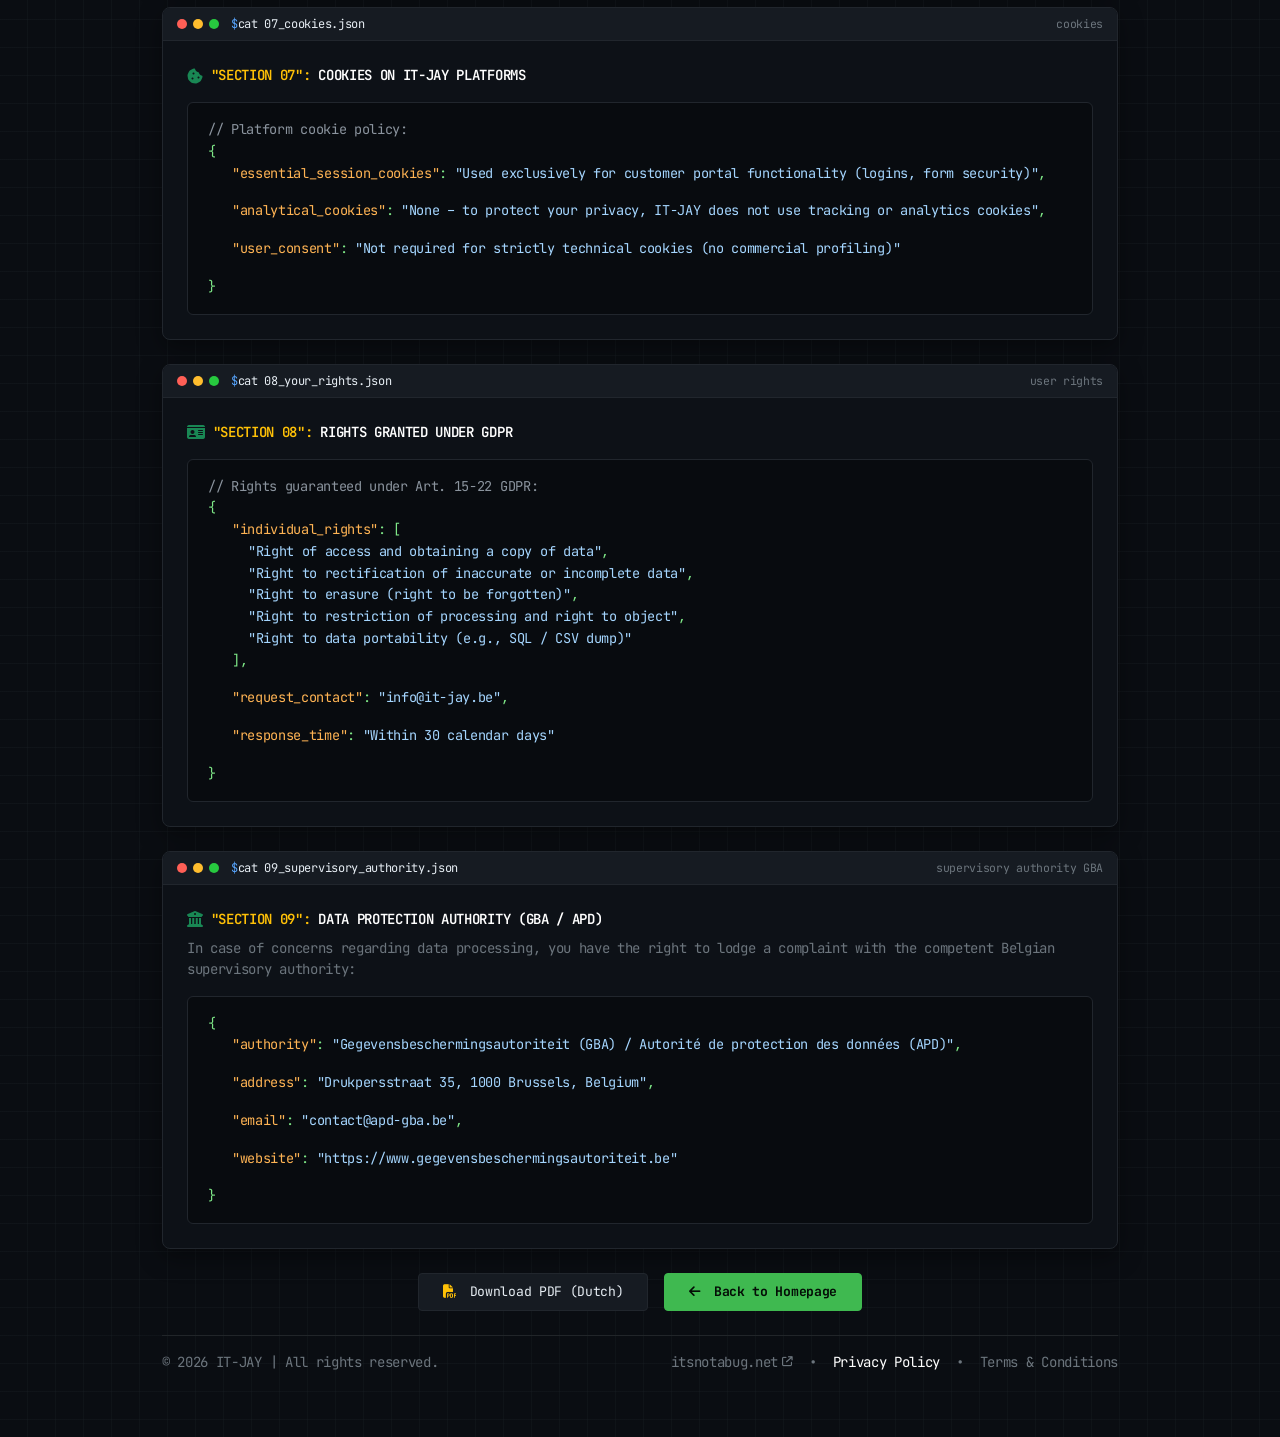
<file: privacy-policy.html>
<!doctype html>
<html lang="en">
    <head>
        <meta charset="UTF-8" />
        <meta name="viewport" content="width=device-width, initial-scale=1.0" />
        <meta http-equiv="X-UA-Compatible" content="IE=edge" />

        <!-- SEO Basic -->
        <title>IT-JAY | Privacy Policy (GDPR)</title>
        <meta
            name="description"
            content="Privacy policy and personal data processing rules at IT-JAY in accordance with GDPR." />
        <meta name="author" content="IT-JAY" />
        <meta name="robots" content="index, follow" />
        <link rel="canonical" href="https://it-jay.be/en/privacy-policy.html" />

        <!-- Language Versions (Hreflang) -->
        <link rel="alternate" hreflang="pl" href="https://it-jay.be/polityka-prywatnosci.html" />
        <link rel="alternate" hreflang="nl" href="https://it-jay.be/nl/privacy-verklaring.html" />
        <link rel="alternate" hreflang="en" href="https://it-jay.be/en/privacy-policy.html" />

        <!-- Interface Color -->
        <meta name="theme-color" content="#0a0d12" />

        <!-- Google Fonts -->
        <link rel="preconnect" href="https://fonts.googleapis.com" />
        <link rel="preconnect" href="https://fonts.gstatic.com" crossorigin />
        <link
            href="https://fonts.googleapis.com/css2?family=JetBrains+Mono:wght@300;400;500;600;700&display=swap"
            rel="stylesheet" />

        <!-- Bootstrap 5 & Font Awesome -->
        <link href="https://cdn.jsdelivr.net/npm/bootstrap@5.3.2/dist/css/bootstrap.min.css" rel="stylesheet" />
        <link rel="stylesheet" href="https://cdnjs.cloudflare.com/ajax/libs/font-awesome/6.4.2/css/all.min.css" />

        <!-- Custom CSS -->
        <link rel="stylesheet" href="style.css" />
    </head>
    <body>
        <!-- 1. GÓRNY PASEK NAGŁÓWKA -->
        <header class="top-wire-divider">
            <div class="container-xl">
                <nav class="navbar navbar-expand-lg navbar-dark px-0 py-2">
                    <!-- Brand -->
                    <a class="brand-logo" href="index.html">
                        <span class="prompt-sign">$</span>
                        <span>IT-JAY<span class="brand-highlight">.BE</span></span>
                    </a>

                    <!-- Mobile toggle -->
                    <button
                        class="navbar-toggler border-0 shadow-none text-white"
                        type="button"
                        data-bs-toggle="collapse"
                        data-bs-target="#itjayNavbarCollapse">
                        <i class="fa-solid fa-bars fs-5"></i>
                    </button>

                    <!-- Menu Links & Dropdown -->
                    <div class="collapse navbar-collapse justify-content-end" id="itjayNavbarCollapse">
                        <ul class="navbar-nav align-items-lg-center gap-lg-1 my-3 my-lg-0">
                            <li class="nav-item">
                                <a class="nav-link nav-link-custom" href="index_en.html#szkolenia">./training</a>
                            </li>
                            <li class="nav-item">
                                <a class="nav-link nav-link-custom" href="index_en.html#wsparcie-it">./it-support</a>
                            </li>
                            <li class="nav-item">
                                <a class="nav-link nav-link-custom" href="index_en.html#strony-www"
                                    >./web-development</a
                                >
                            </li>
                            <li class="nav-item">
                                <a class="nav-link nav-link-custom" href="index_en.html#infrastruktura"
                                    >./infrastructure</a
                                >
                            </li>

                            <!-- Przełącznik języka -->
                            <li class="nav-item dropdown ms-lg-2 my-2 my-lg-0">
                                <button
                                    class="btn lang-dropdown-btn dropdown-toggle shadow-none"
                                    type="button"
                                    id="langSelectorMenu"
                                    data-bs-toggle="dropdown">
                                    <span class="status-dot-green"></span>
                                    <span id="currentLangDisplay">EN</span>
                                </button>
                                <ul
                                    class="dropdown-menu dropdown-menu-end lang-menu-dark"
                                    aria-labelledby="langSelectorMenu">
                                    <li>
                                        <a
                                            class="lang-item-btn active-lang text-decoration-none"
                                            href="index_pl.html"
                                            data-lang="PL">
                                            <span>🇵🇱 Polski</span>
                                            <small class="opacity-75">PL</small>
                                        </a>
                                    </li>
                                    <li>
                                        <a
                                            class="lang-item-btn text-decoration-none"
                                            href="index_nl.html"
                                            data-lang="NL">
                                            <span>🇳🇱 Nederlands</span>
                                            <small class="opacity-75">NL</small>
                                        </a>
                                    </li>
                                    <li>
                                        <a
                                            class="lang-item-btn text-decoration-none"
                                            href="index_en.html"
                                            data-lang="EN">
                                            <span>🇬🇧 English</span>
                                            <small class="opacity-75">EN</small>
                                        </a>
                                    </li>
                                </ul>
                            </li>

                            <li class="nav-item ms-lg-2">
                                <a href="index_en.html#kontakt" class="btn btn-cli py-1 px-3">
                                    <span class="prompt-sign">&gt;</span> Contact
                                </a>
                            </li>
                        </ul>
                    </div>
                </nav>
            </div>
        </header>

        <main class="py-4 py-md-5">
            <div class="container-xl" style="max-width: 980px">
                <!-- HERO DOKUMENTU -->
                <section class="terminal-window mb-4">
                    <div class="terminal-header d-flex align-items-center justify-content-between">
                        <div class="d-flex align-items-center">
                            <div class="traffic-dots">
                                <span class="traffic-dot dot-close"></span>
                                <span class="traffic-dot dot-min"></span>
                                <span class="traffic-dot dot-max"></span>
                            </div>
                            <span class="text-secondary">legal@it-jay:~ (zsh)</span>
                        </div>
                        <div class="d-none d-sm-block text-secondary" style="font-size: 0.72rem">
                            status: 200 OK [GDPR compliant] // rev: 2026.1
                        </div>
                    </div>

                    <div class="p-4 p-md-5">
                        <div class="mb-3">
                            <span class="prompt-sign">$</span> <span class="cmd-text">cat privacy_policy.md</span>
                        </div>
                        <h1 class="display-6 fw-bold text-white mb-2">Privacy Policy</h1>
                        <p class="text-secondary small mb-0">
                            Principles of personal data processing and privacy protection across IT-JAY services and
                            platforms.
                        </p>
                    </div>
                </section>

                <!-- PANEL 1: Administrator Danych -->
                <section class="terminal-window mb-3 mb-md-4">
                    <div class="terminal-header d-flex align-items-center justify-content-between">
                        <div class="d-flex align-items-center">
                            <div class="traffic-dots">
                                <span class="traffic-dot dot-close"></span>
                                <span class="traffic-dot dot-min"></span>
                                <span class="traffic-dot dot-max"></span>
                            </div>
                            <span class="prompt-sign">$</span> cat 01_data_controller.json
                        </div>
                        <div class="d-none d-sm-block text-secondary" style="font-size: 0.72rem">data controller</div>
                    </div>
                    <div class="p-4">
                        <div class="d-flex align-items-center gap-2 mb-2">
                            <i class="fa-solid fa-user-shield text-success"></i>
                            <span class="code-font small text-uppercase fw-semibold">
                                <span class="text-warning">"Section 01":</span>
                                <span class="text-white"> Data Controller</span>
                            </span>
                        </div>
                        <div class="json-block mt-3">
                            <span class="jp">{</span><br />
                            <div class="json-row">
                                <p>
                                    <span class="jk">"controller"</span><span class="jp">:</span>
                                    <span class="js">"IT-JAY, Jędrzej Dec"</span><span class="jp">,</span>
                                </p>
                                <p>
                                    <span class="jk">"address"</span><span class="jp">:</span>
                                    <span class="js">"Hofkensweg 42, 9420 Erpe-Mere, Belgium"</span
                                    ><span class="jp">,</span>
                                </p>
                                <p>
                                    <span class="jk">"cbe_vat"</span><span class="jp">:</span>
                                    <span class="js">"BE 0661.654.321"</span><span class="jp">,</span>
                                </p>
                                <p>
                                    <span class="jk">"email"</span><span class="jp">:</span>
                                    <span class="js">"info@it-jay.be"</span>
                                </p>
                            </div>
                            <span class="jp">}</span>
                        </div>
                    </div>
                </section>

                <!-- PANEL 2: Zakres danych per aktywność -->
                <section class="terminal-window mb-3 mb-md-4">
                    <div class="terminal-header d-flex align-items-center justify-content-between">
                        <div class="d-flex align-items-center">
                            <div class="traffic-dots">
                                <span class="traffic-dot dot-close"></span>
                                <span class="traffic-dot dot-min"></span>
                                <span class="traffic-dot dot-max"></span>
                            </div>
                            <span class="prompt-sign">$</span> cat 02_data_categories.json
                        </div>
                        <div class="d-none d-sm-block text-secondary" style="font-size: 0.72rem">data categories</div>
                    </div>
                    <div class="p-4">
                        <div class="d-flex align-items-center gap-2 mb-2">
                            <i class="fa-solid fa-database text-success"></i>
                            <span class="code-font small text-uppercase fw-semibold">
                                <span class="text-warning">"Section 02":</span>
                                <span class="text-white"> What Personal Data Do We Collect and per Activity?</span>
                            </span>
                        </div>
                        <p class="text-secondary small mb-3">
                            Because we offer a wide range of services, we collect data depending on the service you
                            purchase.
                        </p>
                        <div class="json-block">
                            <span class="jp">{</span><br />
                            <div class="json-row">
                                <p>
                                    <span class="jk">"A_admin_hardware"</span><span class="jp">:</span>
                                    <span class="jp">{</span><br />
                                    <span class="ps-3"
                                        ><span class="jk">"nace"</span><span class="jp">:</span>
                                        <span class="js">"46.500, 47.400, 47.910"</span><span class="jp">,</span></span
                                    ><br />
                                    <span class="ps-3"
                                        ><span class="jk">"data"</span><span class="jp">:</span>
                                        <span class="js"
                                            >"First and last name, company name, address, delivery address, email,
                                            phone, VAT number, payment details"</span
                                        ><span class="jp">,</span></span
                                    ><br />
                                    <span class="ps-3"
                                        ><span class="jk">"purpose"</span><span class="jp">:</span>
                                        <span class="js"
                                            >"Order processing, invoicing, hardware shipping, handling warranty
                                            claims"</span
                                        ></span
                                    ><br />
                                    <span class="jp">}</span><span class="jp">,</span>
                                </p>
                                <p>
                                    <span class="jk">"B_it_services_software"</span><span class="jp">:</span>
                                    <span class="jp">{</span><br />
                                    <span class="ps-3"
                                        ><span class="jk">"nace"</span><span class="jp">:</span>
                                        <span class="js">"62.010, 62.020, 62.030, 63.110, 63.120"</span
                                        ><span class="jp">,</span></span
                                    ><br />
                                    <span class="ps-3"
                                        ><span class="jk">"data"</span><span class="jp">:</span>
                                        <span class="js"
                                            >"Passwords (encrypted), IP addresses, server logs, metadata, user-agent,
                                            session cookies"</span
                                        ><span class="jp">,</span></span
                                    ><br />
                                    <span class="ps-3"
                                        ><span class="jk">"purpose"</span><span class="jp">:</span>
                                        <span class="js"
                                            >"Portal access, application protection, uptime monitoring, bug
                                            fixing"</span
                                        ></span
                                    ><br />
                                    <span class="jp">}</span><span class="jp">,</span>
                                </p>
                                <p>
                                    <span class="jk">"C_photography_media"</span><span class="jp">:</span>
                                    <span class="jp">{</span><br />
                                    <span class="ps-3"
                                        ><span class="jk">"nace"</span><span class="jp">:</span>
                                        <span class="js">"74.201, 74.209, 73.110"</span><span class="jp">,</span></span
                                    ><br />
                                    <span class="ps-3"
                                        ><span class="jk">"data"</span><span class="jp">:</span>
                                        <span class="js"
                                            >"Portrait photos, likeness, shoot location, visual characteristics"</span
                                        ><span class="jp">,</span></span
                                    ><br />
                                    <span class="ps-3"
                                        ><span class="jk">"purpose"</span><span class="jp">:</span>
                                        <span class="js"
                                            >"Execution of assignment, retouching, delivery, IT-JAY portfolio (subject
                                            to no objection)"</span
                                        ></span
                                    ><br />
                                    <span class="jp">}</span><span class="jp">,</span>
                                </p>
                                <p>
                                    <span class="jk">"D_hardware_service"</span><span class="jp">:</span>
                                    <span class="jp">{</span><br />
                                    <span class="ps-3"
                                        ><span class="jk">"nace"</span><span class="jp">:</span>
                                        <span class="js">"95.290, 62.090"</span><span class="jp">,</span></span
                                    ><br />
                                    <span class="ps-3"
                                        ><span class="jk">"data"</span><span class="jp">:</span>
                                        <span class="js"
                                            >"Data stored on client drives/computers (no viewing or copying; strictly
                                            for recovery/backup)"</span
                                        ><span class="jp">,</span></span
                                    ><br />
                                    <span class="ps-3"
                                        ><span class="jk">"clause"</span><span class="jp">:</span>
                                        <span class="js"
                                            >"Absolute professional secrecy and confidentiality"</span
                                        ></span
                                    ><br />
                                    <span class="jp">}</span><span class="jp">,</span>
                                </p>
                                <p>
                                    <span class="jk">"E_training_consulting"</span><span class="jp">:</span>
                                    <span class="jp">{</span><br />
                                    <span class="ps-3"
                                        ><span class="jk">"nace"</span><span class="jp">:</span>
                                        <span class="js">"85.592, 85.599"</span><span class="jp">,</span></span
                                    ><br />
                                    <span class="ps-3"
                                        ><span class="jk">"data"</span><span class="jp">:</span>
                                        <span class="js"
                                            >"Participant names, evaluation forms, certificate details, professional
                                            profile"</span
                                        ><span class="jp">,</span></span
                                    ><br />
                                    <span class="ps-3"
                                        ><span class="jk">"purpose"</span><span class="jp">:</span>
                                        <span class="js"
                                            >"Registration, certificate issuance, training curriculum
                                            customization"</span
                                        ></span
                                    ><br />
                                    <span class="jp">}</span>
                                </p>
                            </div>
                            <span class="jp">}</span>
                        </div>
                    </div>
                </section>

                <!-- PANEL 3: Podstawy prawne -->
                <section class="terminal-window mb-3 mb-md-4">
                    <div class="terminal-header d-flex align-items-center justify-content-between">
                        <div class="d-flex align-items-center">
                            <div class="traffic-dots">
                                <span class="traffic-dot dot-close"></span>
                                <span class="traffic-dot dot-min"></span>
                                <span class="traffic-dot dot-max"></span>
                            </div>
                            <span class="prompt-sign">$</span> cat 03_legal_grounds.json
                        </div>
                        <div class="d-none d-sm-block text-secondary" style="font-size: 0.72rem">art. 6 GDPR</div>
                    </div>
                    <div class="p-4">
                        <div class="d-flex align-items-center gap-2 mb-2">
                            <i class="fa-solid fa-scale-balanced text-success"></i>
                            <span class="code-font small text-uppercase fw-semibold">
                                <span class="text-warning">"Section 03":</span>
                                <span class="text-white"> Legal Grounds for Processing</span>
                            </span>
                        </div>
                        <div class="json-block mt-3">
                            <span class="jc">// Art. 6 General Data Protection Regulation (GDPR):</span><br />
                            <span class="jp">{</span><br />
                            <div class="json-row">
                                <p>
                                    <span class="jk">"01_contract_performance"</span><span class="jp">:</span>
                                    <span class="js"
                                        >"Hardware delivery, software development, photo shoots, equipment repair"</span
                                    ><span class="jp">,</span>
                                </p>
                                <p>
                                    <span class="jk">"02_legal_obligation"</span><span class="jp">:</span>
                                    <span class="js"
                                        >"Retaining invoices and accounting records for Belgian tax authorities"</span
                                    ><span class="jp">,</span>
                                </p>
                                <p>
                                    <span class="jk">"03_legitimate_interest"</span><span class="jp">:</span>
                                    <span class="js"
                                        >"Network security (IP logs), fraud prevention, B2B portfolio
                                        presentation"</span
                                    ><span class="jp">,</span>
                                </p>
                                <p>
                                    <span class="jk">"04_consent"</span><span class="jp">:</span>
                                    <span class="js"
                                        >"Optional cookies, publishing portrait photos (can be withdrawn at any
                                        time)"</span
                                    >
                                </p>
                            </div>
                            <span class="jp">}</span>
                        </div>
                    </div>
                </section>

                <!-- PANEL 4: Bezpieczeństwo i szyfrowanie -->
                <section class="terminal-window mb-3 mb-md-4">
                    <div class="terminal-header d-flex align-items-center justify-content-between">
                        <div class="d-flex align-items-center">
                            <div class="traffic-dots">
                                <span class="traffic-dot dot-close"></span>
                                <span class="traffic-dot dot-min"></span>
                                <span class="traffic-dot dot-max"></span>
                            </div>
                            <span class="prompt-sign">$</span> cat 04_security_encryption.json
                        </div>
                        <div class="d-none d-sm-block text-secondary" style="font-size: 0.72rem">art. 32 GDPR</div>
                    </div>
                    <div class="p-4">
                        <div class="d-flex align-items-center gap-2 mb-2">
                            <i class="fa-solid fa-lock text-success"></i>
                            <span class="code-font small text-uppercase fw-semibold">
                                <span class="text-warning">"Section 04":</span>
                                <span class="text-white"> Storage, Location &amp; Encryption</span>
                            </span>
                        </div>
                        <div class="json-block mt-3">
                            <span class="jc">// Technical and organizational safeguards:</span><br />
                            <span class="jp">{</span><br />
                            <div class="json-row">
                                <p>
                                    <span class="jk">"crm_administration"</span><span class="jp">:</span>
                                    <span class="js"
                                        >"ZOHO EU Datacenters (European Economic Area), ISO 27001 and GDPR
                                        compliant"</span
                                    ><span class="jp">,</span>
                                </p>
                                <p>
                                    <span class="jk">"backups"</span><span class="jp">:</span>
                                    <span class="js"
                                        >"Google Drive with APFS volume (locally encrypted with strong key;
                                        Zero-Knowledge – no third-party access)"</span
                                    ><span class="jp">,</span>
                                </p>
                                <p>
                                    <span class="jk">"web_applications"</span><span class="jp">:</span>
                                    <span class="js"
                                        >"Encrypted authentication, hashed session cookies, protection against SQLi and
                                        session hijacking"</span
                                    >
                                </p>
                            </div>
                            <span class="jp">}</span>
                        </div>
                    </div>
                </section>

                <!-- PANEL 5: Okresy przechowywania -->
                <section class="terminal-window mb-3 mb-md-4">
                    <div class="terminal-header d-flex align-items-center justify-content-between">
                        <div class="d-flex align-items-center">
                            <div class="traffic-dots">
                                <span class="traffic-dot dot-close"></span>
                                <span class="traffic-dot dot-min"></span>
                                <span class="traffic-dot dot-max"></span>
                            </div>
                            <span class="prompt-sign">$</span> cat 05_retention_periods.json
                        </div>
                        <div class="d-none d-sm-block text-secondary" style="font-size: 0.72rem">data retention</div>
                    </div>
                    <div class="p-4">
                        <div class="d-flex align-items-center gap-2 mb-2">
                            <i class="fa-solid fa-clock text-success"></i>
                            <span class="code-font small text-uppercase fw-semibold">
                                <span class="text-warning">"Section 05":</span>
                                <span class="text-white"> Data Retention Periods</span>
                            </span>
                        </div>
                        <div class="json-block mt-3">
                            <span class="jc">// Data retention depending on category:</span><br />
                            <span class="jp">{</span><br />
                            <div class="json-row">
                                <p>
                                    <span class="jk">"accounting_invoices"</span><span class="jp">:</span>
                                    <span class="js">"7 years (statutory obligation under Belgian tax law)"</span
                                    ><span class="jp">,</span>
                                </p>
                                <p>
                                    <span class="jk">"server_logs_ip"</span><span class="jp">:</span>
                                    <span class="js"
                                        >"Maximum 6 months (unless retained longer due to an ongoing security
                                        incident)"</span
                                    ><span class="jp">,</span>
                                </p>
                                <p>
                                    <span class="jk">"photography_raw_files"</span><span class="jp">:</span>
                                    <span class="js"
                                        >"Finalized images: as long as portfolio is maintained; raw files (RAW):
                                        periodically deleted"</span
                                    ><span class="jp">,</span>
                                </p>
                                <p>
                                    <span class="jk">"training_data"</span><span class="jp">:</span>
                                    <span class="js"
                                        >"Up to 3 years after training completion to verify issued certificates"</span
                                    >
                                </p>
                            </div>
                            <span class="jp">}</span>
                        </div>
                    </div>
                </section>

                <!-- PANEL 6: Odbiorcy danych -->
                <section class="terminal-window mb-3 mb-md-4">
                    <div class="terminal-header d-flex align-items-center justify-content-between">
                        <div class="d-flex align-items-center">
                            <div class="traffic-dots">
                                <span class="traffic-dot dot-close"></span>
                                <span class="traffic-dot dot-min"></span>
                                <span class="traffic-dot dot-max"></span>
                            </div>
                            <span class="prompt-sign">$</span> cat 06_data_recipients.json
                        </div>
                        <div class="d-none d-sm-block text-secondary" style="font-size: 0.72rem">data processors</div>
                    </div>
                    <div class="p-4">
                        <div class="d-flex align-items-center gap-2 mb-2">
                            <i class="fa-solid fa-handshake text-success"></i>
                            <span class="code-font small text-uppercase fw-semibold">
                                <span class="text-warning">"Section 06":</span>
                                <span class="text-white"> Sharing Data with Third Parties</span>
                            </span>
                        </div>
                        <div class="json-block mt-3">
                            <span class="jc">// Entities with signed Data Processing Agreements (DPA):</span><br />
                            <span class="jp">{</span><br />
                            <div class="json-row">
                                <p>
                                    <span class="jk">"cloud_hosting"</span><span class="jp">:</span>
                                    <span class="js"
                                        >"ZOHO Corporation (CRM), Google (encrypted backup), dedicated VPS
                                        providers"</span
                                    ><span class="jp">,</span>
                                </p>
                                <p>
                                    <span class="jk">"logistics_partners"</span><span class="jp">:</span>
                                    <span class="js"
                                        >"Courier services (Bpost, PostNL) delivering hardware and physical
                                        prints"</span
                                    ><span class="jp">,</span>
                                </p>
                                <p>
                                    <span class="jk">"accounting"</span><span class="jp">:</span>
                                    <span class="js"
                                        >"External licensed accounting office managing corporate bookkeeping"</span
                                    >
                                </p>
                            </div>
                            <span class="jp">}</span>
                        </div>
                    </div>
                </section>

                <!-- PANEL 7: Pliki Cookie -->
                <section class="terminal-window mb-3 mb-md-4">
                    <div class="terminal-header d-flex align-items-center justify-content-between">
                        <div class="d-flex align-items-center">
                            <div class="traffic-dots">
                                <span class="traffic-dot dot-close"></span>
                                <span class="traffic-dot dot-min"></span>
                                <span class="traffic-dot dot-max"></span>
                            </div>
                            <span class="prompt-sign">$</span> cat 07_cookies.json
                        </div>
                        <div class="d-none d-sm-block text-secondary" style="font-size: 0.72rem">cookies</div>
                    </div>
                    <div class="p-4">
                        <div class="d-flex align-items-center gap-2 mb-2">
                            <i class="fa-solid fa-cookie-bite text-success"></i>
                            <span class="code-font small text-uppercase fw-semibold">
                                <span class="text-warning">"Section 07":</span>
                                <span class="text-white"> Cookies on IT-JAY Platforms</span>
                            </span>
                        </div>
                        <div class="json-block mt-3">
                            <span class="jc">// Platform cookie policy:</span><br />
                            <span class="jp">{</span><br />
                            <div class="json-row">
                                <p>
                                    <span class="jk">"essential_session_cookies"</span><span class="jp">:</span>
                                    <span class="js"
                                        >"Used exclusively for customer portal functionality (logins, form
                                        security)"</span
                                    ><span class="jp">,</span>
                                </p>
                                <p>
                                    <span class="jk">"analytical_cookies"</span><span class="jp">:</span>
                                    <span class="js"
                                        >"None – to protect your privacy, IT-JAY does not use tracking or analytics
                                        cookies"</span
                                    ><span class="jp">,</span>
                                </p>
                                <p>
                                    <span class="jk">"user_consent"</span><span class="jp">:</span>
                                    <span class="js"
                                        >"Not required for strictly technical cookies (no commercial profiling)"</span
                                    >
                                </p>
                            </div>
                            <span class="jp">}</span>
                        </div>
                    </div>
                </section>

                <!-- PANEL 8: Twoje Prawa -->
                <section class="terminal-window mb-3 mb-md-4">
                    <div class="terminal-header d-flex align-items-center justify-content-between">
                        <div class="d-flex align-items-center">
                            <div class="traffic-dots">
                                <span class="traffic-dot dot-close"></span>
                                <span class="traffic-dot dot-min"></span>
                                <span class="traffic-dot dot-max"></span>
                            </div>
                            <span class="prompt-sign">$</span> cat 08_your_rights.json
                        </div>
                        <div class="d-none d-sm-block text-secondary" style="font-size: 0.72rem">user rights</div>
                    </div>
                    <div class="p-4">
                        <div class="d-flex align-items-center gap-2 mb-2">
                            <i class="fa-solid fa-id-card text-success"></i>
                            <span class="code-font small text-uppercase fw-semibold">
                                <span class="text-warning">"Section 08":</span>
                                <span class="text-white"> Rights Granted Under GDPR</span>
                            </span>
                        </div>
                        <div class="json-block mt-3">
                            <span class="jc">// Rights guaranteed under Art. 15-22 GDPR:</span><br />
                            <span class="jp">{</span><br />
                            <div class="json-row">
                                <p>
                                    <span class="jk">"individual_rights"</span><span class="jp">:</span>
                                    <span class="jp">[</span><br />
                                    <span class="ps-3"
                                        ><span class="js">"Right of access and obtaining a copy of data"</span
                                        ><span class="jp">,</span></span
                                    ><br />
                                    <span class="ps-3"
                                        ><span class="js"
                                            >"Right to rectification of inaccurate or incomplete data"</span
                                        ><span class="jp">,</span></span
                                    ><br />
                                    <span class="ps-3"
                                        ><span class="js">"Right to erasure (right to be forgotten)"</span
                                        ><span class="jp">,</span></span
                                    ><br />
                                    <span class="ps-3"
                                        ><span class="js">"Right to restriction of processing and right to object"</span
                                        ><span class="jp">,</span></span
                                    ><br />
                                    <span class="ps-3"
                                        ><span class="js"
                                            >"Right to data portability (e.g., SQL / CSV dump)"</span
                                        ></span
                                    ><br />
                                    <span class="jp">]</span><span class="jp">,</span>
                                </p>
                                <p>
                                    <span class="jk">"request_contact"</span><span class="jp">:</span>
                                    <span class="js">"info@it-jay.be"</span><span class="jp">,</span>
                                </p>
                                <p>
                                    <span class="jk">"response_time"</span><span class="jp">:</span>
                                    <span class="js">"Within 30 calendar days"</span>
                                </p>
                            </div>
                            <span class="jp">}</span>
                        </div>
                    </div>
                </section>

                <!-- PANEL 9: Organ Nadzorczy -->
                <section class="terminal-window mb-4">
                    <div class="terminal-header d-flex align-items-center justify-content-between">
                        <div class="d-flex align-items-center">
                            <div class="traffic-dots">
                                <span class="traffic-dot dot-close"></span>
                                <span class="traffic-dot dot-min"></span>
                                <span class="traffic-dot dot-max"></span>
                            </div>
                            <span class="prompt-sign">$</span> cat 09_supervisory_authority.json
                        </div>
                        <div class="d-none d-sm-block text-secondary" style="font-size: 0.72rem">
                            supervisory authority GBA
                        </div>
                    </div>
                    <div class="p-4">
                        <div class="d-flex align-items-center gap-2 mb-2">
                            <i class="fa-solid fa-building-columns text-success"></i>
                            <span class="code-font small text-uppercase fw-semibold">
                                <span class="text-warning">"Section 09":</span>
                                <span class="text-white"> Data Protection Authority (GBA / APD)</span>
                            </span>
                        </div>
                        <p class="text-secondary small mb-3">
                            In case of concerns regarding data processing, you have the right to lodge a complaint with
                            the competent Belgian supervisory authority:
                        </p>
                        <div class="json-block mt-3">
                            <span class="jp">{</span><br />
                            <div class="json-row">
                                <p>
                                    <span class="jk">"authority"</span><span class="jp">:</span>
                                    <span class="js"
                                        >"Gegevensbeschermingsautoriteit (GBA) / Autorité de protection des données
                                        (APD)"</span
                                    ><span class="jp">,</span>
                                </p>
                                <p>
                                    <span class="jk">"address"</span><span class="jp">:</span>
                                    <span class="js">"Drukpersstraat 35, 1000 Brussels, Belgium"</span
                                    ><span class="jp">,</span>
                                </p>
                                <p>
                                    <span class="jk">"email"</span><span class="jp">:</span>
                                    <span class="js">"contact@apd-gba.be"</span><span class="jp">,</span>
                                </p>
                                <p>
                                    <span class="jk">"website"</span><span class="jp">:</span>
                                    <span class="js">"https://www.gegevensbeschermingsautoriteit.be"</span>
                                </p>
                            </div>
                            <span class="jp">}</span>
                        </div>
                    </div>
                </section>

                <!-- Przyciski akcji (ułożone obok siebie) -->
                <div class="d-flex flex-wrap justify-content-center align-items-center gap-3 my-4">
                    <!-- Przycisk pobierania dokumentu -->
                    <a href="downloads/privacy-verklaring.pdf" class="btn btn-cli px-4 py-2" download>
                        <i class="fa-solid fa-file-pdf text-warning me-2"></i> Download PDF (Dutch)
                    </a>

                    <!-- Przycisk powrotu do strony głównej -->
                    <a href="index_en.html" class="btn btn-cli btn-cli-green px-4 py-2">
                        <i class="fa-solid fa-arrow-left me-2"></i> Back to Homepage
                    </a>
                </div>

                <!-- Stopka -->
                <footer
                    class="d-flex flex-column flex-sm-row justify-content-between align-items-center py-3 text-secondary small border-top border-dark">
                    <div>© 2026 IT-JAY | All rights reserved.</div>
                    <div class="d-flex gap-3 mt-2 mt-sm-0">
                        <a
                            href="https://www.itsnotabug.net"
                            target="_blank"
                            rel="noopener noreferrer"
                            class="text-secondary text-decoration-none hover-white d-inline-flex align-items-center gap-1">
                            <span>itsnotabug.net</span>
                            <i class="fa-solid fa-arrow-up-right-from-square" style="font-size: 0.75em"></i>
                        </a>
                        <span>•</span>
                        <a href="privacy-policy.html" class="text-white text-decoration-none">Privacy Policy</a>
                        <span>•</span>
                        <a href="terms-and-conditions.html" class="text-secondary text-decoration-none hover-white"
                            >Terms &amp; Conditions</a
                        >
                    </div>
                </footer>
            </div>
        </main>

        <script src="https://cdn.jsdelivr.net/npm/bootstrap@5.3.3/dist/js/bootstrap.bundle.min.js"></script>
    </body>
</html>
</file>
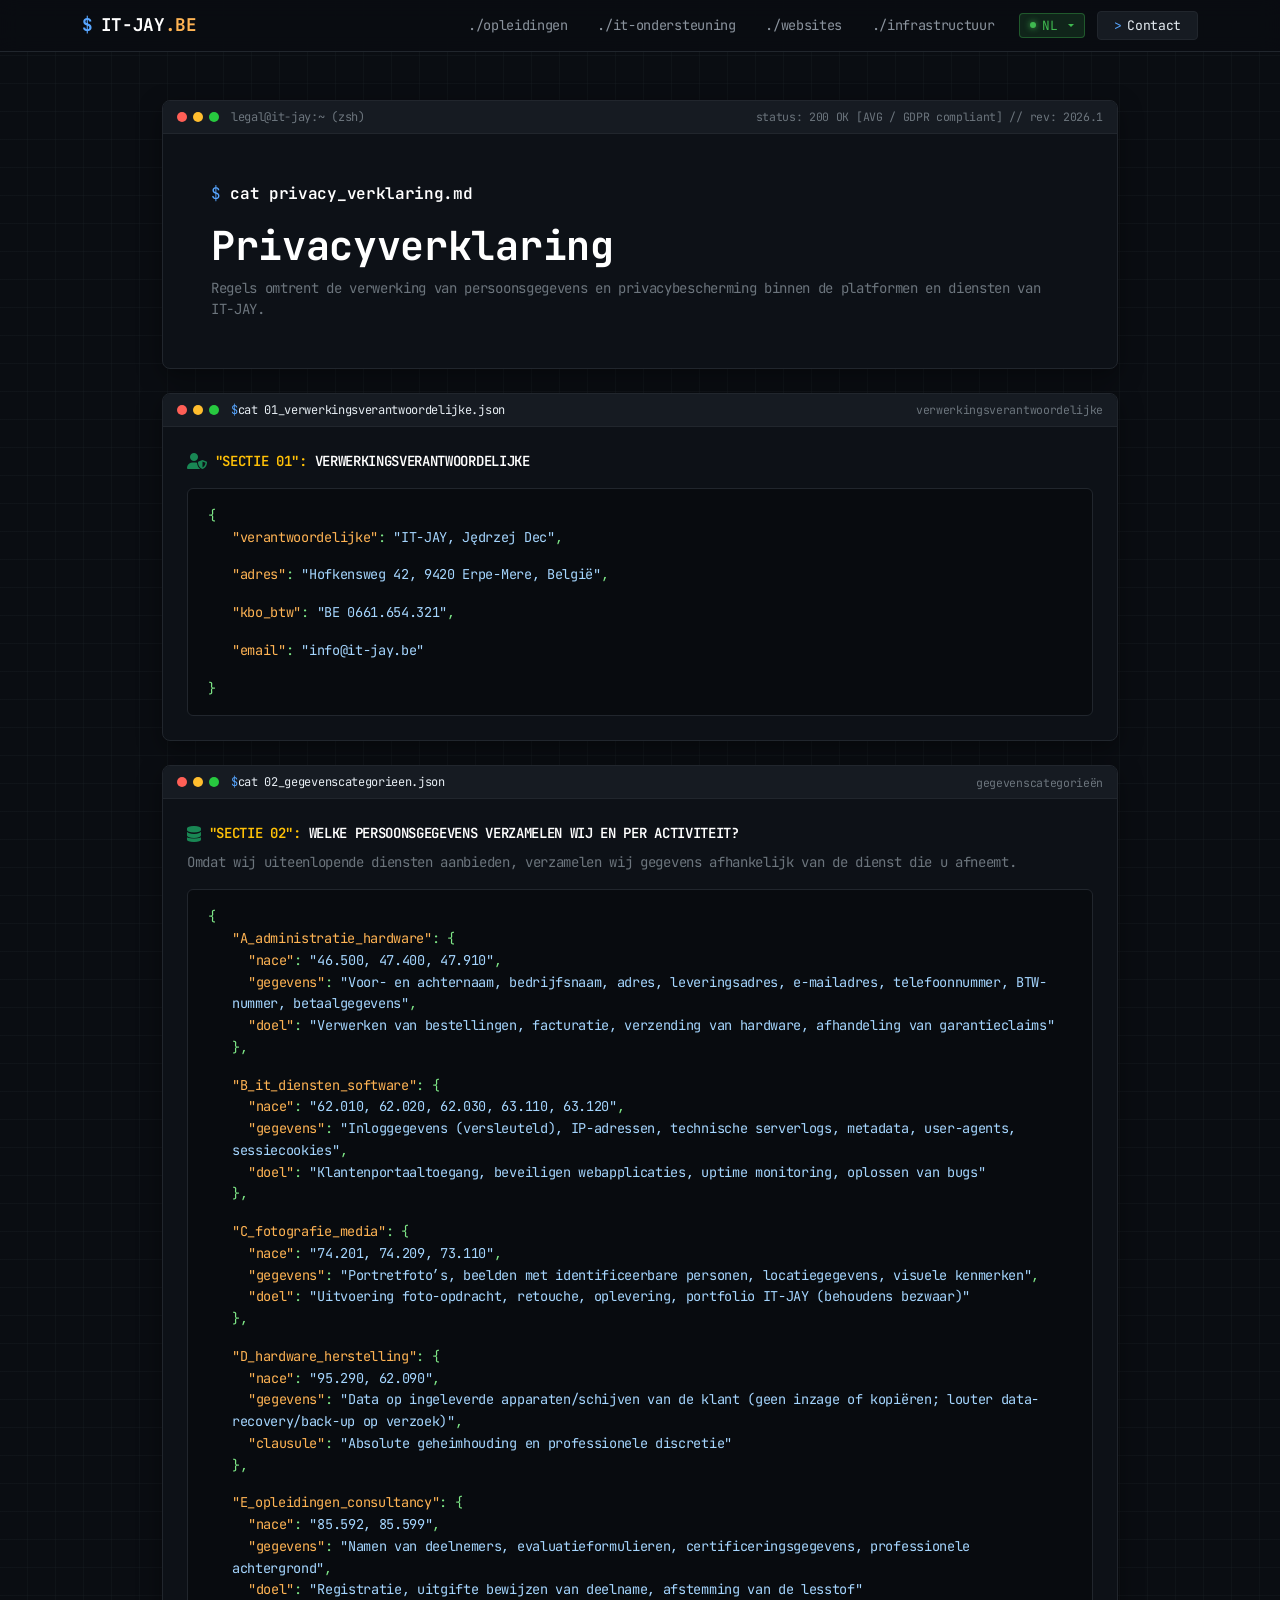
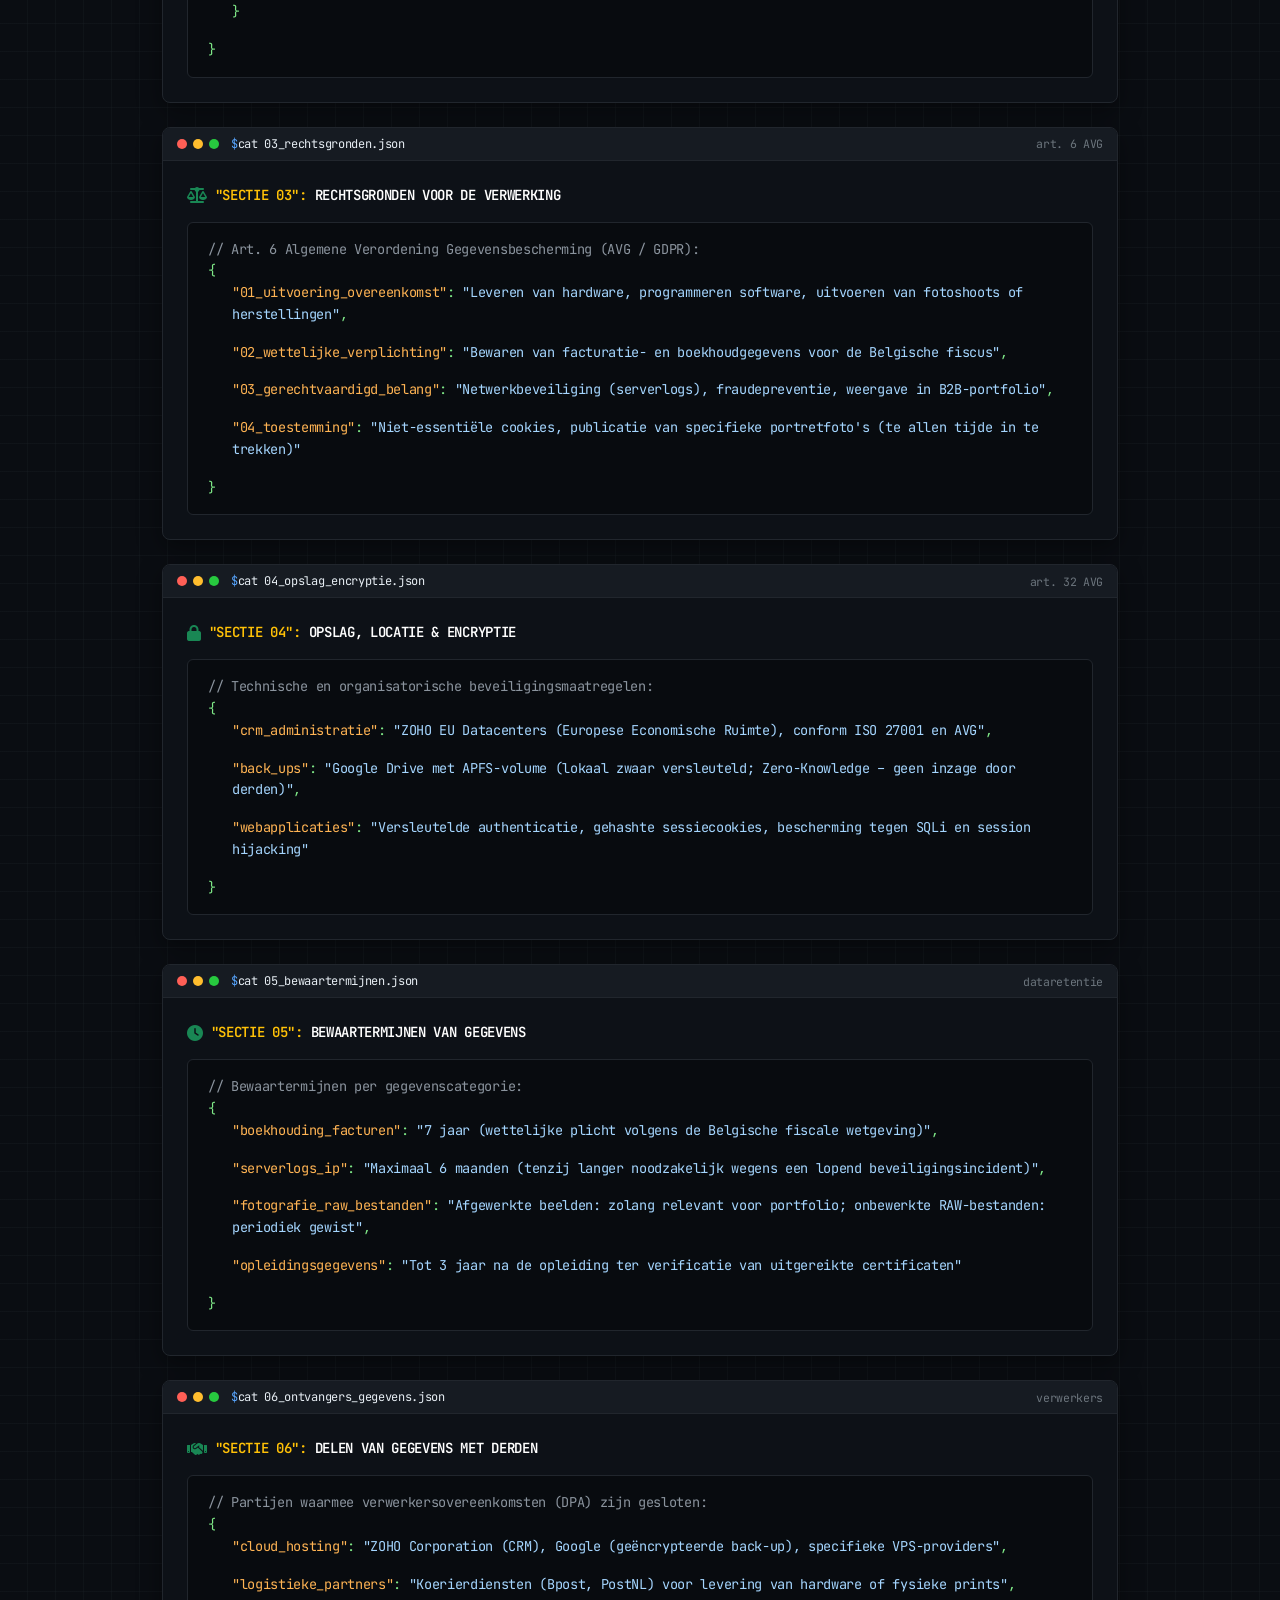
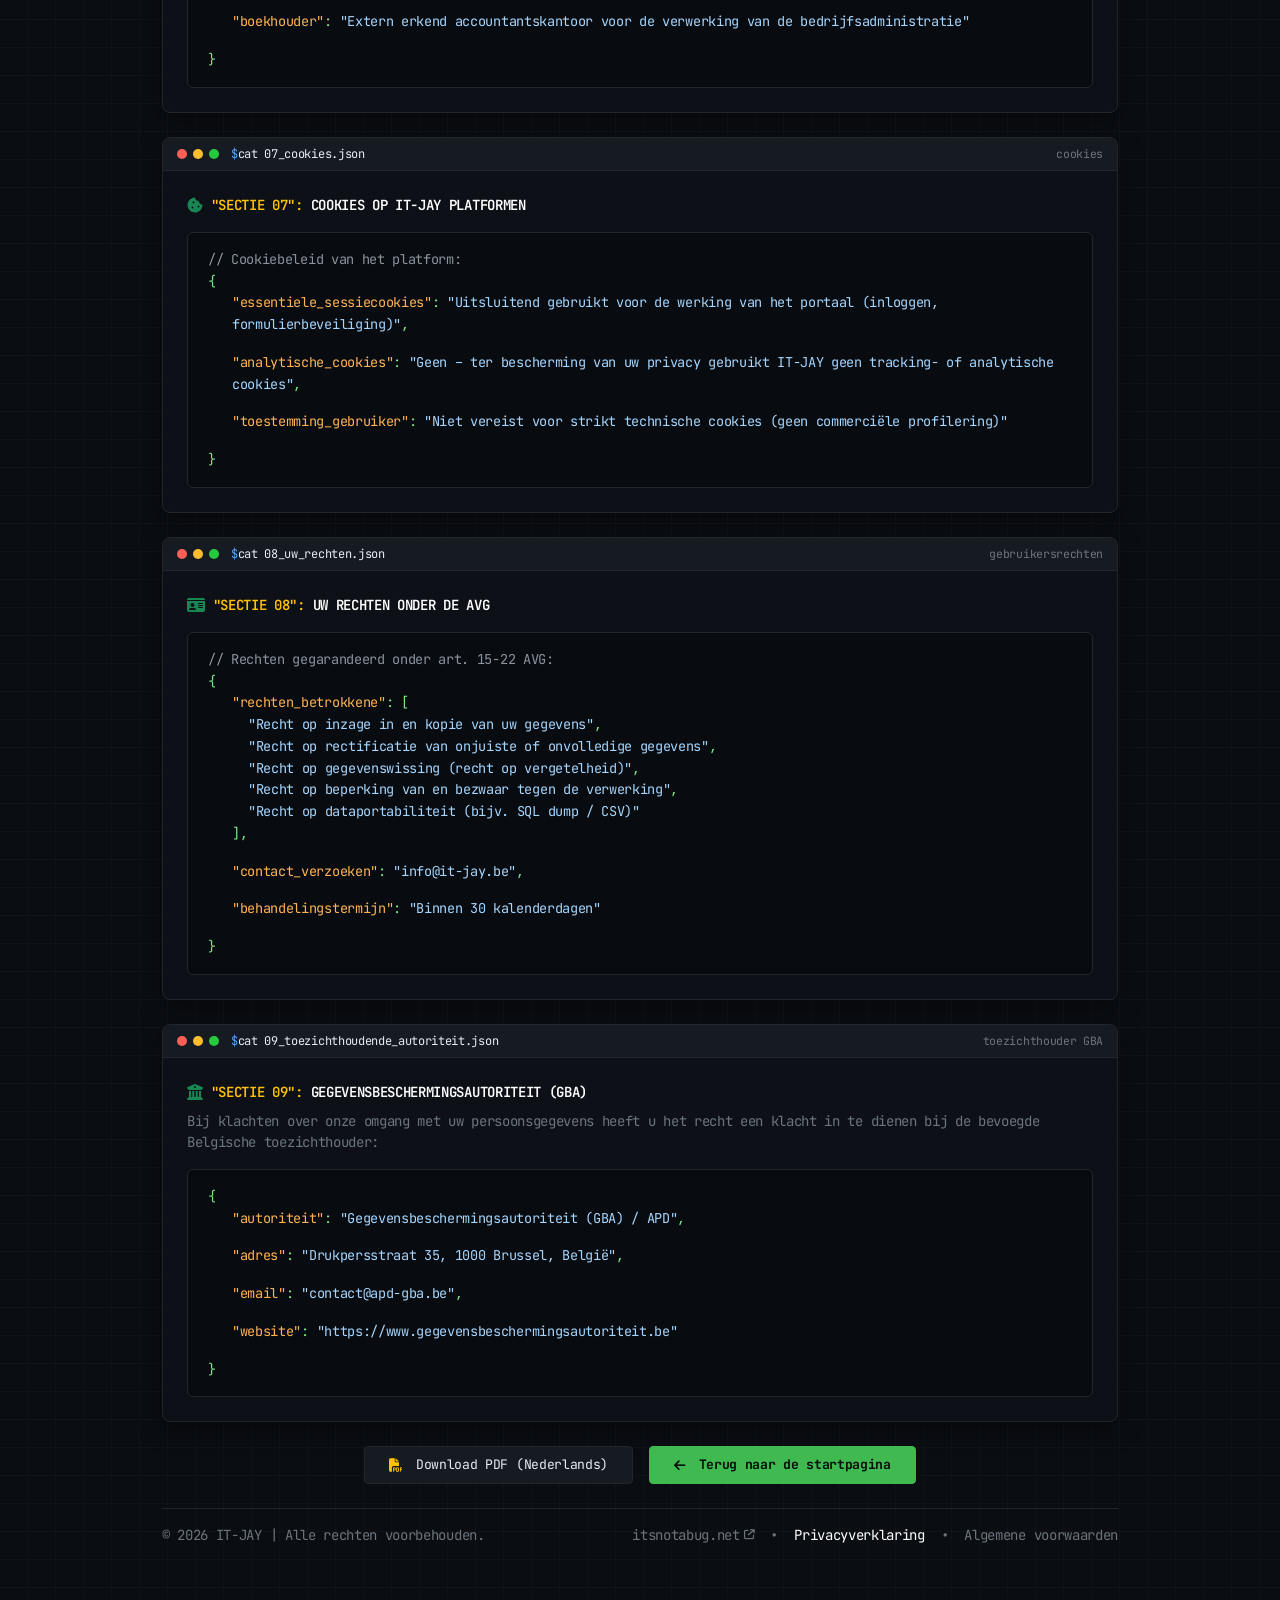
<file: privacyverklaring.html>
<!doctype html>
<html lang="nl">
    <head>
        <meta charset="UTF-8" />
        <meta name="viewport" content="width=device-width, initial-scale=1.0" />
        <meta http-equiv="X-UA-Compatible" content="IE=edge" />

        <!-- Basis SEO -->
        <title>IT-JAY | Privacyverklaring (GDPR / AVG)</title>
        <meta
            name="description"
            content="Privacyverklaring en beleid inzake de verwerking van persoonsgegevens bij IT-JAY conform de AVG (GDPR)." />
        <meta name="author" content="IT-JAY" />
        <meta name="robots" content="index, follow" />
        <link rel="canonical" href="https://it-jay.be/nl/privacy-verklaring.html" />

        <!-- Taalversies (Hreflang) -->
        <link rel="alternate" hreflang="pl" href="https://it-jay.be/polityka-prywatnosci.html" />
        <link rel="alternate" hreflang="nl" href="https://it-jay.be/nl/privacy-verklaring.html" />
        <link rel="alternate" hreflang="en" href="https://it-jay.be/en/privacy-policy.html" />

        <!-- Interfacekleur -->
        <meta name="theme-color" content="#0a0d12" />

        <!-- Google Fonts -->
        <link rel="preconnect" href="https://fonts.googleapis.com" />
        <link rel="preconnect" href="https://fonts.gstatic.com" crossorigin />
        <link
            href="https://fonts.googleapis.com/css2?family=JetBrains+Mono:wght@300;400;500;600;700&display=swap"
            rel="stylesheet" />

        <!-- Bootstrap 5 & Font Awesome -->
        <link href="https://cdn.jsdelivr.net/npm/bootstrap@5.3.2/dist/css/bootstrap.min.css" rel="stylesheet" />
        <link rel="stylesheet" href="https://cdnjs.cloudflare.com/ajax/libs/font-awesome/6.4.2/css/all.min.css" />

        <!-- Custom CSS -->
        <link rel="stylesheet" href="style.css" />
    </head>
    <body>
        <!-- 1. GÓRNY PASEK NAGŁÓWKA -->
        <header class="top-wire-divider">
            <div class="container-xl">
                <nav class="navbar navbar-expand-lg navbar-dark px-0 py-2">
                    <!-- Brand -->
                    <a class="brand-logo" href="index.html">
                        <span class="prompt-sign">$</span>
                        <span>IT-JAY<span class="brand-highlight">.BE</span></span>
                    </a>

                    <!-- Mobile toggle -->
                    <button
                        class="navbar-toggler border-0 shadow-none text-white"
                        type="button"
                        data-bs-toggle="collapse"
                        data-bs-target="#itjayNavbarCollapse">
                        <i class="fa-solid fa-bars fs-5"></i>
                    </button>

                    <!-- Menu Links & Dropdown -->
                    <div class="collapse navbar-collapse justify-content-end" id="itjayNavbarCollapse">
                        <ul class="navbar-nav align-items-lg-center gap-lg-1 my-3 my-lg-0">
                            <li class="nav-item">
                                <a class="nav-link nav-link-custom" href="index_nl.html#szkolenia">./opleidingen</a>
                            </li>
                            <li class="nav-item">
                                <a class="nav-link nav-link-custom" href="index_nl.html#wsparcie-it"
                                    >./it-ondersteuning</a
                                >
                            </li>
                            <li class="nav-item">
                                <a class="nav-link nav-link-custom" href="index_nl.html#strony-www">./websites</a>
                            </li>
                            <li class="nav-item">
                                <a class="nav-link nav-link-custom" href="index_nl.html#infrastruktura"
                                    >./infrastructuur</a
                                >
                            </li>

                            <!-- Przełącznik języka -->
                            <li class="nav-item dropdown ms-lg-2 my-2 my-lg-0">
                                <button
                                    class="btn lang-dropdown-btn dropdown-toggle shadow-none"
                                    type="button"
                                    id="langSelectorMenu"
                                    data-bs-toggle="dropdown">
                                    <span class="status-dot-green"></span>
                                    <span id="currentLangDisplay">NL</span>
                                </button>
                                <ul
                                    class="dropdown-menu dropdown-menu-end lang-menu-dark"
                                    aria-labelledby="langSelectorMenu">
                                    <li>
                                        <a
                                            class="lang-item-btn active-lang text-decoration-none"
                                            href="index_pl.html"
                                            data-lang="PL">
                                            <span>🇵🇱 Polski</span>
                                            <small class="opacity-75">PL</small>
                                        </a>
                                    </li>
                                    <li>
                                        <a
                                            class="lang-item-btn text-decoration-none"
                                            href="index_nl.html"
                                            data-lang="NL">
                                            <span>🇳🇱 Nederlands</span>
                                            <small class="opacity-75">NL</small>
                                        </a>
                                    </li>
                                    <li>
                                        <a
                                            class="lang-item-btn text-decoration-none"
                                            href="index_en.html"
                                            data-lang="EN">
                                            <span>🇬🇧 English</span>
                                            <small class="opacity-75">EN</small>
                                        </a>
                                    </li>
                                </ul>
                            </li>

                            <li class="nav-item ms-lg-2">
                                <a href="index_nl.html#kontakt" class="btn btn-cli py-1 px-3">
                                    <span class="prompt-sign">&gt;</span> Contact
                                </a>
                            </li>
                        </ul>
                    </div>
                </nav>
            </div>
        </header>

        <main class="py-4 py-md-5">
            <div class="container-xl" style="max-width: 980px">
                <!-- HERO DOKUMENTU -->
                <section class="terminal-window mb-4">
                    <div class="terminal-header d-flex align-items-center justify-content-between">
                        <div class="d-flex align-items-center">
                            <div class="traffic-dots">
                                <span class="traffic-dot dot-close"></span>
                                <span class="traffic-dot dot-min"></span>
                                <span class="traffic-dot dot-max"></span>
                            </div>
                            <span class="text-secondary">legal@it-jay:~ (zsh)</span>
                        </div>
                        <div class="d-none d-sm-block text-secondary" style="font-size: 0.72rem">
                            status: 200 OK [AVG / GDPR compliant] // rev: 2026.1
                        </div>
                    </div>

                    <div class="p-4 p-md-5">
                        <div class="mb-3">
                            <span class="prompt-sign">$</span> <span class="cmd-text">cat privacy_verklaring.md</span>
                        </div>
                        <h1 class="display-6 fw-bold text-white mb-2">Privacyverklaring</h1>
                        <p class="text-secondary small mb-0">
                            Regels omtrent de verwerking van persoonsgegevens en privacybescherming binnen de platformen
                            en diensten van IT-JAY.
                        </p>
                    </div>
                </section>

                <!-- PANEL 1: Administrator Danych -->
                <section class="terminal-window mb-3 mb-md-4">
                    <div class="terminal-header d-flex align-items-center justify-content-between">
                        <div class="d-flex align-items-center">
                            <div class="traffic-dots">
                                <span class="traffic-dot dot-close"></span>
                                <span class="traffic-dot dot-min"></span>
                                <span class="traffic-dot dot-max"></span>
                            </div>
                            <span class="prompt-sign">$</span> cat 01_verwerkingsverantwoordelijke.json
                        </div>
                        <div class="d-none d-sm-block text-secondary" style="font-size: 0.72rem">
                            verwerkingsverantwoordelijke
                        </div>
                    </div>
                    <div class="p-4">
                        <div class="d-flex align-items-center gap-2 mb-2">
                            <i class="fa-solid fa-user-shield text-success"></i>
                            <span class="code-font small text-uppercase fw-semibold">
                                <span class="text-warning">"Sectie 01":</span>
                                <span class="text-white"> Verwerkingsverantwoordelijke</span>
                            </span>
                        </div>
                        <div class="json-block mt-3">
                            <span class="jp">{</span><br />
                            <div class="json-row">
                                <p>
                                    <span class="jk">"verantwoordelijke"</span><span class="jp">:</span>
                                    <span class="js">"IT-JAY, Jędrzej Dec"</span><span class="jp">,</span>
                                </p>
                                <p>
                                    <span class="jk">"adres"</span><span class="jp">:</span>
                                    <span class="js">"Hofkensweg 42, 9420 Erpe-Mere, België"</span
                                    ><span class="jp">,</span>
                                </p>
                                <p>
                                    <span class="jk">"kbo_btw"</span><span class="jp">:</span>
                                    <span class="js">"BE 0661.654.321"</span><span class="jp">,</span>
                                </p>
                                <p>
                                    <span class="jk">"email"</span><span class="jp">:</span>
                                    <span class="js">"info@it-jay.be"</span>
                                </p>
                            </div>
                            <span class="jp">}</span>
                        </div>
                    </div>
                </section>

                <!-- PANEL 2: Zakres danych per aktywność -->
                <section class="terminal-window mb-3 mb-md-4">
                    <div class="terminal-header d-flex align-items-center justify-content-between">
                        <div class="d-flex align-items-center">
                            <div class="traffic-dots">
                                <span class="traffic-dot dot-close"></span>
                                <span class="traffic-dot dot-min"></span>
                                <span class="traffic-dot dot-max"></span>
                            </div>
                            <span class="prompt-sign">$</span> cat 02_gegevenscategorieen.json
                        </div>
                        <div class="d-none d-sm-block text-secondary" style="font-size: 0.72rem">
                            gegevenscategorieën
                        </div>
                    </div>
                    <div class="p-4">
                        <div class="d-flex align-items-center gap-2 mb-2">
                            <i class="fa-solid fa-database text-success"></i>
                            <span class="code-font small text-uppercase fw-semibold">
                                <span class="text-warning">"Sectie 02":</span>
                                <span class="text-white">
                                    Welke persoonsgegevens verzamelen wij en per activiteit?</span
                                >
                            </span>
                        </div>
                        <p class="text-secondary small mb-3">
                            Omdat wij uiteenlopende diensten aanbieden, verzamelen wij gegevens afhankelijk van de
                            dienst die u afneemt.
                        </p>
                        <div class="json-block">
                            <span class="jp">{</span><br />
                            <div class="json-row">
                                <p>
                                    <span class="jk">"A_administratie_hardware"</span><span class="jp">:</span>
                                    <span class="jp">{</span><br />
                                    <span class="ps-3"
                                        ><span class="jk">"nace"</span><span class="jp">:</span>
                                        <span class="js">"46.500, 47.400, 47.910"</span><span class="jp">,</span></span
                                    ><br />
                                    <span class="ps-3"
                                        ><span class="jk">"gegevens"</span><span class="jp">:</span>
                                        <span class="js"
                                            >"Voor- en achternaam, bedrijfsnaam, adres, leveringsadres, e-mailadres,
                                            telefoonnummer, BTW-nummer, betaalgegevens"</span
                                        ><span class="jp">,</span></span
                                    ><br />
                                    <span class="ps-3"
                                        ><span class="jk">"doel"</span><span class="jp">:</span>
                                        <span class="js"
                                            >"Verwerken van bestellingen, facturatie, verzending van hardware,
                                            afhandeling van garantieclaims"</span
                                        ></span
                                    ><br />
                                    <span class="jp">}</span><span class="jp">,</span>
                                </p>
                                <p>
                                    <span class="jk">"B_it_diensten_software"</span><span class="jp">:</span>
                                    <span class="jp">{</span><br />
                                    <span class="ps-3"
                                        ><span class="jk">"nace"</span><span class="jp">:</span>
                                        <span class="js">"62.010, 62.020, 62.030, 63.110, 63.120"</span
                                        ><span class="jp">,</span></span
                                    ><br />
                                    <span class="ps-3"
                                        ><span class="jk">"gegevens"</span><span class="jp">:</span>
                                        <span class="js"
                                            >"Inloggegevens (versleuteld), IP-adressen, technische serverlogs, metadata,
                                            user-agents, sessiecookies"</span
                                        ><span class="jp">,</span></span
                                    ><br />
                                    <span class="ps-3"
                                        ><span class="jk">"doel"</span><span class="jp">:</span>
                                        <span class="js"
                                            >"Klantenportaaltoegang, beveiligen webapplicaties, uptime monitoring,
                                            oplossen van bugs"</span
                                        ></span
                                    ><br />
                                    <span class="jp">}</span><span class="jp">,</span>
                                </p>
                                <p>
                                    <span class="jk">"C_fotografie_media"</span><span class="jp">:</span>
                                    <span class="jp">{</span><br />
                                    <span class="ps-3"
                                        ><span class="jk">"nace"</span><span class="jp">:</span>
                                        <span class="js">"74.201, 74.209, 73.110"</span><span class="jp">,</span></span
                                    ><br />
                                    <span class="ps-3"
                                        ><span class="jk">"gegevens"</span><span class="jp">:</span>
                                        <span class="js"
                                            >"Portretfoto’s, beelden met identificeerbare personen, locatiegegevens,
                                            visuele kenmerken"</span
                                        ><span class="jp">,</span></span
                                    ><br />
                                    <span class="ps-3"
                                        ><span class="jk">"doel"</span><span class="jp">:</span>
                                        <span class="js"
                                            >"Uitvoering foto-opdracht, retouche, oplevering, portfolio IT-JAY
                                            (behoudens bezwaar)"</span
                                        ></span
                                    ><br />
                                    <span class="jp">}</span><span class="jp">,</span>
                                </p>
                                <p>
                                    <span class="jk">"D_hardware_herstelling"</span><span class="jp">:</span>
                                    <span class="jp">{</span><br />
                                    <span class="ps-3"
                                        ><span class="jk">"nace"</span><span class="jp">:</span>
                                        <span class="js">"95.290, 62.090"</span><span class="jp">,</span></span
                                    ><br />
                                    <span class="ps-3"
                                        ><span class="jk">"gegevens"</span><span class="jp">:</span>
                                        <span class="js"
                                            >"Data op ingeleverde apparaten/schijven van de klant (geen inzage of
                                            kopiëren; louter data-recovery/back-up op verzoek)"</span
                                        ><span class="jp">,</span></span
                                    ><br />
                                    <span class="ps-3"
                                        ><span class="jk">"clausule"</span><span class="jp">:</span>
                                        <span class="js"
                                            >"Absolute geheimhouding en professionele discretie"</span
                                        ></span
                                    ><br />
                                    <span class="jp">}</span><span class="jp">,</span>
                                </p>
                                <p>
                                    <span class="jk">"E_opleidingen_consultancy"</span><span class="jp">:</span>
                                    <span class="jp">{</span><br />
                                    <span class="ps-3"
                                        ><span class="jk">"nace"</span><span class="jp">:</span>
                                        <span class="js">"85.592, 85.599"</span><span class="jp">,</span></span
                                    ><br />
                                    <span class="ps-3"
                                        ><span class="jk">"gegevens"</span><span class="jp">:</span>
                                        <span class="js"
                                            >"Namen van deelnemers, evaluatieformulieren, certificeringsgegevens,
                                            professionele achtergrond"</span
                                        ><span class="jp">,</span></span
                                    ><br />
                                    <span class="ps-3"
                                        ><span class="jk">"doel"</span><span class="jp">:</span>
                                        <span class="js"
                                            >"Registratie, uitgifte bewijzen van deelname, afstemming van de
                                            lesstof"</span
                                        ></span
                                    ><br />
                                    <span class="jp">}</span>
                                </p>
                            </div>
                            <span class="jp">}</span>
                        </div>
                    </div>
                </section>

                <!-- PANEL 3: Podstawy prawne -->
                <section class="terminal-window mb-3 mb-md-4">
                    <div class="terminal-header d-flex align-items-center justify-content-between">
                        <div class="d-flex align-items-center">
                            <div class="traffic-dots">
                                <span class="traffic-dot dot-close"></span>
                                <span class="traffic-dot dot-min"></span>
                                <span class="traffic-dot dot-max"></span>
                            </div>
                            <span class="prompt-sign">$</span> cat 03_rechtsgronden.json
                        </div>
                        <div class="d-none d-sm-block text-secondary" style="font-size: 0.72rem">art. 6 AVG</div>
                    </div>
                    <div class="p-4">
                        <div class="d-flex align-items-center gap-2 mb-2">
                            <i class="fa-solid fa-scale-balanced text-success"></i>
                            <span class="code-font small text-uppercase fw-semibold">
                                <span class="text-warning">"Sectie 03":</span>
                                <span class="text-white"> Rechtsgronden voor de verwerking</span>
                            </span>
                        </div>
                        <div class="json-block mt-3">
                            <span class="jc">// Art. 6 Algemene Verordening Gegevensbescherming (AVG / GDPR):</span
                            ><br />
                            <span class="jp">{</span><br />
                            <div class="json-row">
                                <p>
                                    <span class="jk">"01_uitvoering_overeenkomst"</span><span class="jp">:</span>
                                    <span class="js"
                                        >"Leveren van hardware, programmeren software, uitvoeren van fotoshoots of
                                        herstellingen"</span
                                    ><span class="jp">,</span>
                                </p>
                                <p>
                                    <span class="jk">"02_wettelijke_verplichting"</span><span class="jp">:</span>
                                    <span class="js"
                                        >"Bewaren van facturatie- en boekhoudgegevens voor de Belgische fiscus"</span
                                    ><span class="jp">,</span>
                                </p>
                                <p>
                                    <span class="jk">"03_gerechtvaardigd_belang"</span><span class="jp">:</span>
                                    <span class="js"
                                        >"Netwerkbeveiliging (serverlogs), fraudepreventie, weergave in
                                        B2B-portfolio"</span
                                    ><span class="jp">,</span>
                                </p>
                                <p>
                                    <span class="jk">"04_toestemming"</span><span class="jp">:</span>
                                    <span class="js"
                                        >"Niet-essentiële cookies, publicatie van specifieke portretfoto's (te allen
                                        tijde in te trekken)"</span
                                    >
                                </p>
                            </div>
                            <span class="jp">}</span>
                        </div>
                    </div>
                </section>

                <!-- PANEL 4: Bezpieczeństwo i szyfrowanie -->
                <section class="terminal-window mb-3 mb-md-4">
                    <div class="terminal-header d-flex align-items-center justify-content-between">
                        <div class="d-flex align-items-center">
                            <div class="traffic-dots">
                                <span class="traffic-dot dot-close"></span>
                                <span class="traffic-dot dot-min"></span>
                                <span class="traffic-dot dot-max"></span>
                            </div>
                            <span class="prompt-sign">$</span> cat 04_opslag_encryptie.json
                        </div>
                        <div class="d-none d-sm-block text-secondary" style="font-size: 0.72rem">art. 32 AVG</div>
                    </div>
                    <div class="p-4">
                        <div class="d-flex align-items-center gap-2 mb-2">
                            <i class="fa-solid fa-lock text-success"></i>
                            <span class="code-font small text-uppercase fw-semibold">
                                <span class="text-warning">"Sectie 04":</span>
                                <span class="text-white"> Opslag, Locatie &amp; Encryptie</span>
                            </span>
                        </div>
                        <div class="json-block mt-3">
                            <span class="jc">// Technische en organisatorische beveiligingsmaatregelen:</span><br />
                            <span class="jp">{</span><br />
                            <div class="json-row">
                                <p>
                                    <span class="jk">"crm_administratie"</span><span class="jp">:</span>
                                    <span class="js"
                                        >"ZOHO EU Datacenters (Europese Economische Ruimte), conform ISO 27001 en
                                        AVG"</span
                                    ><span class="jp">,</span>
                                </p>
                                <p>
                                    <span class="jk">"back_ups"</span><span class="jp">:</span>
                                    <span class="js"
                                        >"Google Drive met APFS-volume (lokaal zwaar versleuteld; Zero-Knowledge – geen
                                        inzage door derden)"</span
                                    ><span class="jp">,</span>
                                </p>
                                <p>
                                    <span class="jk">"webapplicaties"</span><span class="jp">:</span>
                                    <span class="js"
                                        >"Versleutelde authenticatie, gehashte sessiecookies, bescherming tegen SQLi en
                                        session hijacking"</span
                                    >
                                </p>
                            </div>
                            <span class="jp">}</span>
                        </div>
                    </div>
                </section>

                <!-- PANEL 5: Okresy przechowywania -->
                <section class="terminal-window mb-3 mb-md-4">
                    <div class="terminal-header d-flex align-items-center justify-content-between">
                        <div class="d-flex align-items-center">
                            <div class="traffic-dots">
                                <span class="traffic-dot dot-close"></span>
                                <span class="traffic-dot dot-min"></span>
                                <span class="traffic-dot dot-max"></span>
                            </div>
                            <span class="prompt-sign">$</span> cat 05_bewaartermijnen.json
                        </div>
                        <div class="d-none d-sm-block text-secondary" style="font-size: 0.72rem">dataretentie</div>
                    </div>
                    <div class="p-4">
                        <div class="d-flex align-items-center gap-2 mb-2">
                            <i class="fa-solid fa-clock text-success"></i>
                            <span class="code-font small text-uppercase fw-semibold">
                                <span class="text-warning">"Sectie 05":</span>
                                <span class="text-white"> Bewaartermijnen van gegevens</span>
                            </span>
                        </div>
                        <div class="json-block mt-3">
                            <span class="jc">// Bewaartermijnen per gegevenscategorie:</span><br />
                            <span class="jp">{</span><br />
                            <div class="json-row">
                                <p>
                                    <span class="jk">"boekhouding_facturen"</span><span class="jp">:</span>
                                    <span class="js"
                                        >"7 jaar (wettelijke plicht volgens de Belgische fiscale wetgeving)"</span
                                    ><span class="jp">,</span>
                                </p>
                                <p>
                                    <span class="jk">"serverlogs_ip"</span><span class="jp">:</span>
                                    <span class="js"
                                        >"Maximaal 6 maanden (tenzij langer noodzakelijk wegens een lopend
                                        beveiligingsincident)"</span
                                    ><span class="jp">,</span>
                                </p>
                                <p>
                                    <span class="jk">"fotografie_raw_bestanden"</span><span class="jp">:</span>
                                    <span class="js"
                                        >"Afgewerkte beelden: zolang relevant voor portfolio; onbewerkte RAW-bestanden:
                                        periodiek gewist"</span
                                    ><span class="jp">,</span>
                                </p>
                                <p>
                                    <span class="jk">"opleidingsgegevens"</span><span class="jp">:</span>
                                    <span class="js"
                                        >"Tot 3 jaar na de opleiding ter verificatie van uitgereikte certificaten"</span
                                    >
                                </p>
                            </div>
                            <span class="jp">}</span>
                        </div>
                    </div>
                </section>

                <!-- PANEL 6: Odbiorcy danych -->
                <section class="terminal-window mb-3 mb-md-4">
                    <div class="terminal-header d-flex align-items-center justify-content-between">
                        <div class="d-flex align-items-center">
                            <div class="traffic-dots">
                                <span class="traffic-dot dot-close"></span>
                                <span class="traffic-dot dot-min"></span>
                                <span class="traffic-dot dot-max"></span>
                            </div>
                            <span class="prompt-sign">$</span> cat 06_ontvangers_gegevens.json
                        </div>
                        <div class="d-none d-sm-block text-secondary" style="font-size: 0.72rem">verwerkers</div>
                    </div>
                    <div class="p-4">
                        <div class="d-flex align-items-center gap-2 mb-2">
                            <i class="fa-solid fa-handshake text-success"></i>
                            <span class="code-font small text-uppercase fw-semibold">
                                <span class="text-warning">"Sectie 06":</span>
                                <span class="text-white"> Delen van gegevens met derden</span>
                            </span>
                        </div>
                        <div class="json-block mt-3">
                            <span class="jc">// Partijen waarmee verwerkersovereenkomsten (DPA) zijn gesloten:</span
                            ><br />
                            <span class="jp">{</span><br />
                            <div class="json-row">
                                <p>
                                    <span class="jk">"cloud_hosting"</span><span class="jp">:</span>
                                    <span class="js"
                                        >"ZOHO Corporation (CRM), Google (geëncrypteerde back-up), specifieke
                                        VPS-providers"</span
                                    ><span class="jp">,</span>
                                </p>
                                <p>
                                    <span class="jk">"logistieke_partners"</span><span class="jp">:</span>
                                    <span class="js"
                                        >"Koerierdiensten (Bpost, PostNL) voor levering van hardware of fysieke
                                        prints"</span
                                    ><span class="jp">,</span>
                                </p>
                                <p>
                                    <span class="jk">"boekhouder"</span><span class="jp">:</span>
                                    <span class="js"
                                        >"Extern erkend accountantskantoor voor de verwerking van de
                                        bedrijfsadministratie"</span
                                    >
                                </p>
                            </div>
                            <span class="jp">}</span>
                        </div>
                    </div>
                </section>

                <!-- PANEL 7: Pliki Cookie -->
                <section class="terminal-window mb-3 mb-md-4">
                    <div class="terminal-header d-flex align-items-center justify-content-between">
                        <div class="d-flex align-items-center">
                            <div class="traffic-dots">
                                <span class="traffic-dot dot-close"></span>
                                <span class="traffic-dot dot-min"></span>
                                <span class="traffic-dot dot-max"></span>
                            </div>
                            <span class="prompt-sign">$</span> cat 07_cookies.json
                        </div>
                        <div class="d-none d-sm-block text-secondary" style="font-size: 0.72rem">cookies</div>
                    </div>
                    <div class="p-4">
                        <div class="d-flex align-items-center gap-2 mb-2">
                            <i class="fa-solid fa-cookie-bite text-success"></i>
                            <span class="code-font small text-uppercase fw-semibold">
                                <span class="text-warning">"Sectie 07":</span>
                                <span class="text-white"> Cookies op IT-JAY platformen</span>
                            </span>
                        </div>
                        <div class="json-block mt-3">
                            <span class="jc">// Cookiebeleid van het platform:</span><br />
                            <span class="jp">{</span><br />
                            <div class="json-row">
                                <p>
                                    <span class="jk">"essentiele_sessiecookies"</span><span class="jp">:</span>
                                    <span class="js"
                                        >"Uitsluitend gebruikt voor de werking van het portaal (inloggen,
                                        formulierbeveiliging)"</span
                                    ><span class="jp">,</span>
                                </p>
                                <p>
                                    <span class="jk">"analytische_cookies"</span><span class="jp">:</span>
                                    <span class="js"
                                        >"Geen – ter bescherming van uw privacy gebruikt IT-JAY geen tracking- of
                                        analytische cookies"</span
                                    ><span class="jp">,</span>
                                </p>
                                <p>
                                    <span class="jk">"toestemming_gebruiker"</span><span class="jp">:</span>
                                    <span class="js"
                                        >"Niet vereist voor strikt technische cookies (geen commerciële
                                        profilering)"</span
                                    >
                                </p>
                            </div>
                            <span class="jp">}</span>
                        </div>
                    </div>
                </section>

                <!-- PANEL 8: Twoje Prawa -->
                <section class="terminal-window mb-3 mb-md-4">
                    <div class="terminal-header d-flex align-items-center justify-content-between">
                        <div class="d-flex align-items-center">
                            <div class="traffic-dots">
                                <span class="traffic-dot dot-close"></span>
                                <span class="traffic-dot dot-min"></span>
                                <span class="traffic-dot dot-max"></span>
                            </div>
                            <span class="prompt-sign">$</span> cat 08_uw_rechten.json
                        </div>
                        <div class="d-none d-sm-block text-secondary" style="font-size: 0.72rem">gebruikersrechten</div>
                    </div>
                    <div class="p-4">
                        <div class="d-flex align-items-center gap-2 mb-2">
                            <i class="fa-solid fa-id-card text-success"></i>
                            <span class="code-font small text-uppercase fw-semibold">
                                <span class="text-warning">"Sectie 08":</span>
                                <span class="text-white"> Uw rechten onder de AVG</span>
                            </span>
                        </div>
                        <div class="json-block mt-3">
                            <span class="jc">// Rechten gegarandeerd onder art. 15-22 AVG:</span><br />
                            <span class="jp">{</span><br />
                            <div class="json-row">
                                <p>
                                    <span class="jk">"rechten_betrokkene"</span><span class="jp">:</span>
                                    <span class="jp">[</span><br />
                                    <span class="ps-3"
                                        ><span class="js">"Recht op inzage in en kopie van uw gegevens"</span
                                        ><span class="jp">,</span></span
                                    ><br />
                                    <span class="ps-3"
                                        ><span class="js"
                                            >"Recht op rectificatie van onjuiste of onvolledige gegevens"</span
                                        ><span class="jp">,</span></span
                                    ><br />
                                    <span class="ps-3"
                                        ><span class="js">"Recht op gegevenswissing (recht op vergetelheid)"</span
                                        ><span class="jp">,</span></span
                                    ><br />
                                    <span class="ps-3"
                                        ><span class="js">"Recht op beperking van en bezwaar tegen de verwerking"</span
                                        ><span class="jp">,</span></span
                                    ><br />
                                    <span class="ps-3"
                                        ><span class="js"
                                            >"Recht op dataportabiliteit (bijv. SQL dump / CSV)"</span
                                        ></span
                                    ><br />
                                    <span class="jp">]</span><span class="jp">,</span>
                                </p>
                                <p>
                                    <span class="jk">"contact_verzoeken"</span><span class="jp">:</span>
                                    <span class="js">"info@it-jay.be"</span><span class="jp">,</span>
                                </p>
                                <p>
                                    <span class="jk">"behandelingstermijn"</span><span class="jp">:</span>
                                    <span class="js">"Binnen 30 kalenderdagen"</span>
                                </p>
                            </div>
                            <span class="jp">}</span>
                        </div>
                    </div>
                </section>

                <!-- PANEL 9: Organ Nadzorczy -->
                <section class="terminal-window mb-4">
                    <div class="terminal-header d-flex align-items-center justify-content-between">
                        <div class="d-flex align-items-center">
                            <div class="traffic-dots">
                                <span class="traffic-dot dot-close"></span>
                                <span class="traffic-dot dot-min"></span>
                                <span class="traffic-dot dot-max"></span>
                            </div>
                            <span class="prompt-sign">$</span> cat 09_toezichthoudende_autoriteit.json
                        </div>
                        <div class="d-none d-sm-block text-secondary" style="font-size: 0.72rem">
                            toezichthouder GBA
                        </div>
                    </div>
                    <div class="p-4">
                        <div class="d-flex align-items-center gap-2 mb-2">
                            <i class="fa-solid fa-building-columns text-success"></i>
                            <span class="code-font small text-uppercase fw-semibold">
                                <span class="text-warning">"Sectie 09":</span>
                                <span class="text-white"> Gegevensbeschermingsautoriteit (GBA)</span>
                            </span>
                        </div>
                        <p class="text-secondary small mb-3">
                            Bij klachten over onze omgang met uw persoonsgegevens heeft u het recht een klacht in te
                            dienen bij de bevoegde Belgische toezichthouder:
                        </p>
                        <div class="json-block mt-3">
                            <span class="jp">{</span><br />
                            <div class="json-row">
                                <p>
                                    <span class="jk">"autoriteit"</span><span class="jp">:</span>
                                    <span class="js">"Gegevensbeschermingsautoriteit (GBA) / APD"</span
                                    ><span class="jp">,</span>
                                </p>
                                <p>
                                    <span class="jk">"adres"</span><span class="jp">:</span>
                                    <span class="js">"Drukpersstraat 35, 1000 Brussel, België"</span
                                    ><span class="jp">,</span>
                                </p>
                                <p>
                                    <span class="jk">"email"</span><span class="jp">:</span>
                                    <span class="js">"contact@apd-gba.be"</span><span class="jp">,</span>
                                </p>
                                <p>
                                    <span class="jk">"website"</span><span class="jp">:</span>
                                    <span class="js">"https://www.gegevensbeschermingsautoriteit.be"</span>
                                </p>
                            </div>
                            <span class="jp">}</span>
                        </div>
                    </div>
                </section>

                <!-- Przyciski akcji (ułożone obok siebie) -->
                <div class="d-flex flex-wrap justify-content-center align-items-center gap-3 my-4">
                    <!-- Przycisk pobierania dokumentu -->
                    <a href="downloads/privacy-verklaring.pdf" class="btn btn-cli px-4 py-2" download>
                        <i class="fa-solid fa-file-pdf text-warning me-2"></i> Download PDF (Nederlands)
                    </a>

                    <!-- Przycisk powrotu do strony głównej -->
                    <a href="index_nl.html" class="btn btn-cli btn-cli-green px-4 py-2">
                        <i class="fa-solid fa-arrow-left me-2"></i> Terug naar de startpagina
                    </a>
                </div>

                <!-- Stopka -->
                <footer
                    class="d-flex flex-column flex-sm-row justify-content-between align-items-center py-3 text-secondary small border-top border-dark">
                    <div>© 2026 IT-JAY | Alle rechten voorbehouden.</div>
                    <div class="d-flex gap-3 mt-2 mt-sm-0">
                        <a
                            href="https://www.itsnotabug.net"
                            target="_blank"
                            rel="noopener noreferrer"
                            class="text-secondary text-decoration-none hover-white d-inline-flex align-items-center gap-1">
                            <span>itsnotabug.net</span>
                            <i class="fa-solid fa-arrow-up-right-from-square" style="font-size: 0.75em"></i>
                        </a>
                        <span>•</span>
                        <a href="privacyverklaring.html" class="text-white text-decoration-none">Privacyverklaring</a>
                        <span>•</span>
                        <a href="algemene-voorwaarden.html" class="text-secondary text-decoration-none hover-white"
                            >Algemene voorwaarden</a
                        >
                    </div>
                </footer>
            </div>
        </main>

        <script src="https://cdn.jsdelivr.net/npm/bootstrap@5.3.3/dist/js/bootstrap.bundle.min.js"></script>
    </body>
</html>
</file>
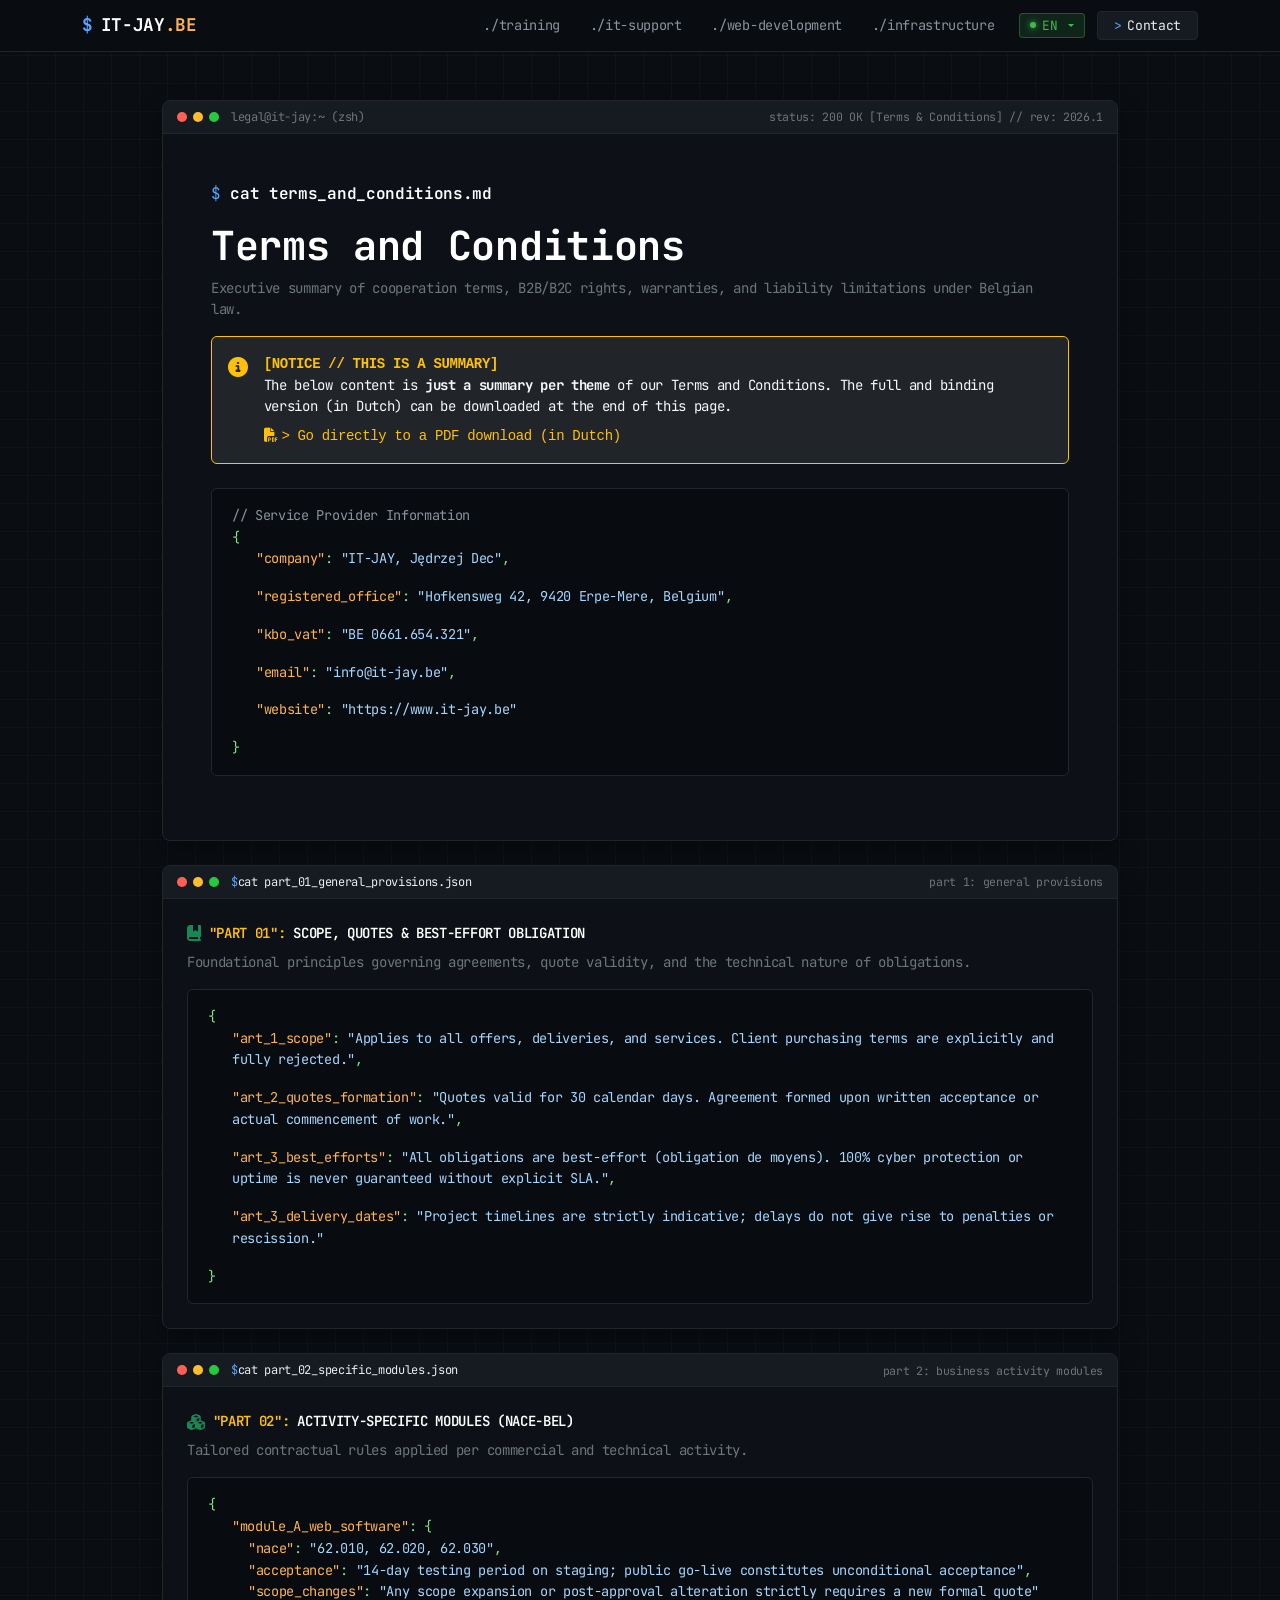
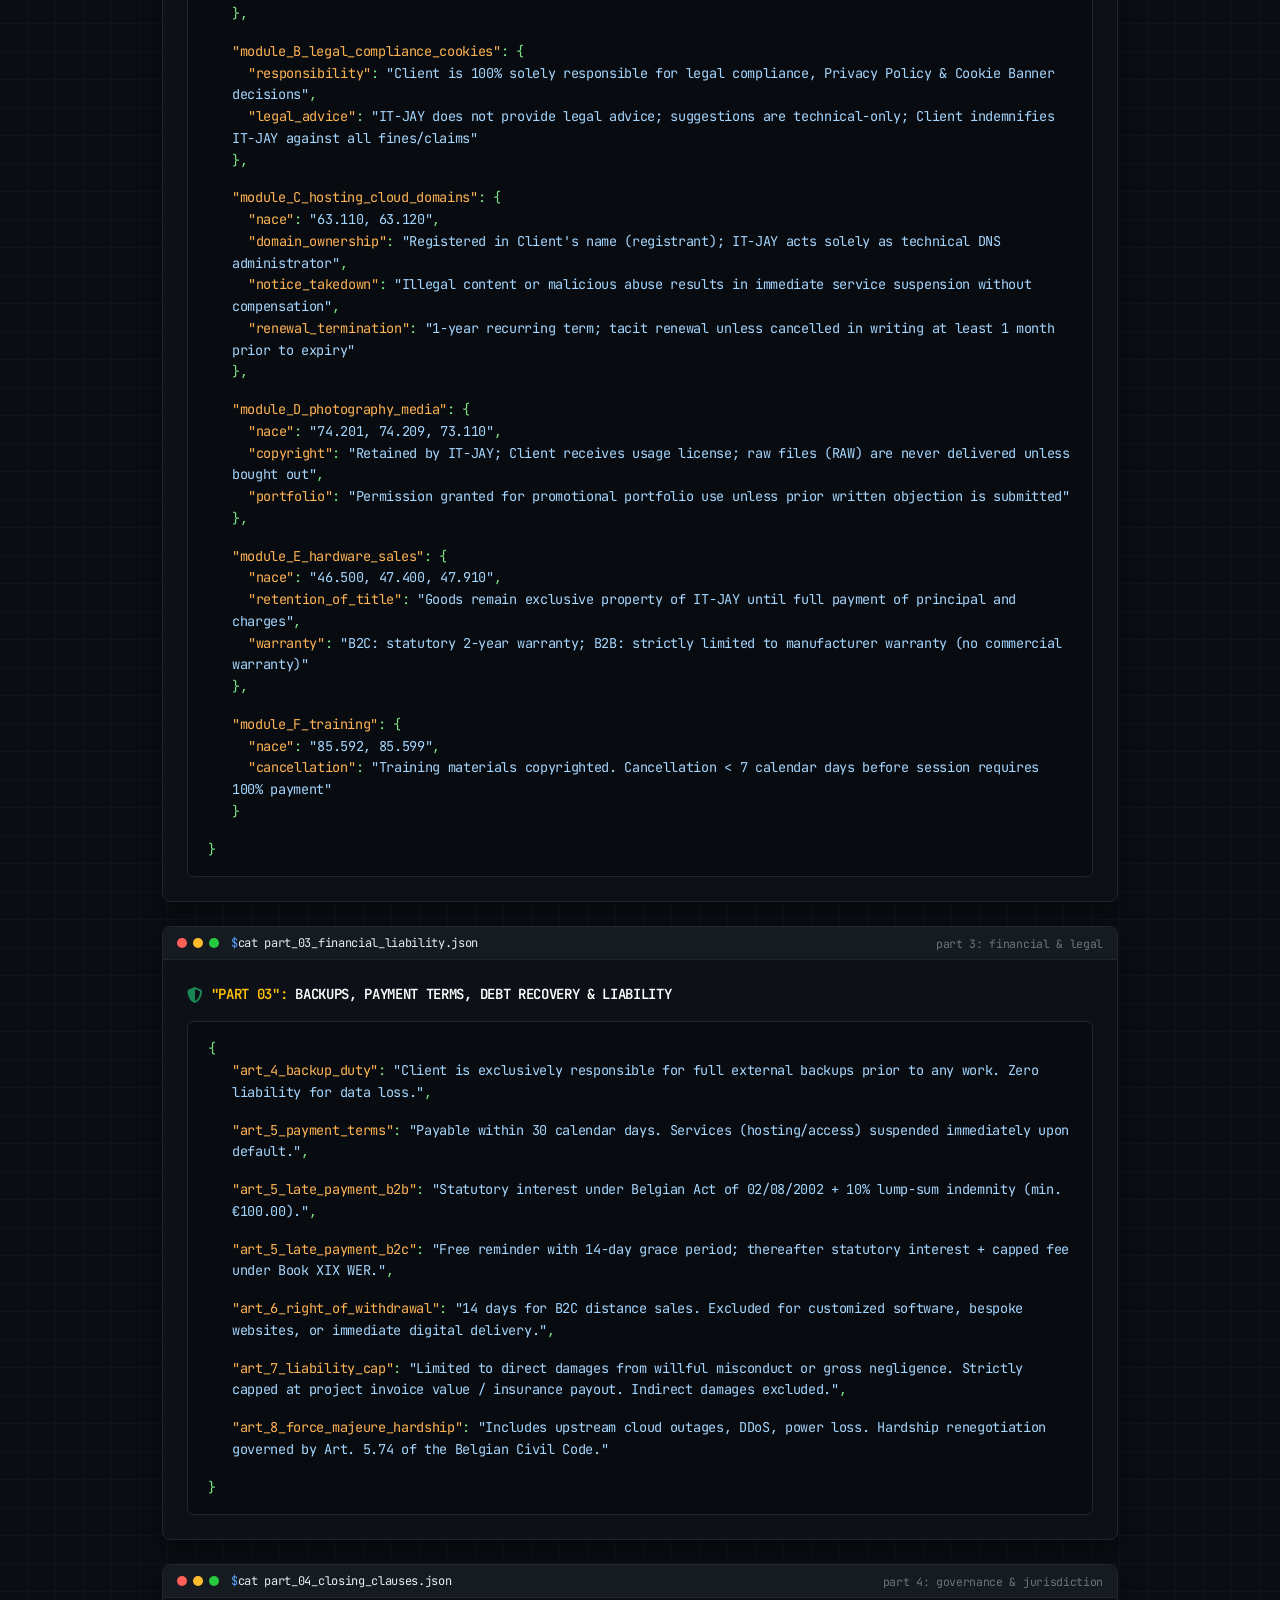
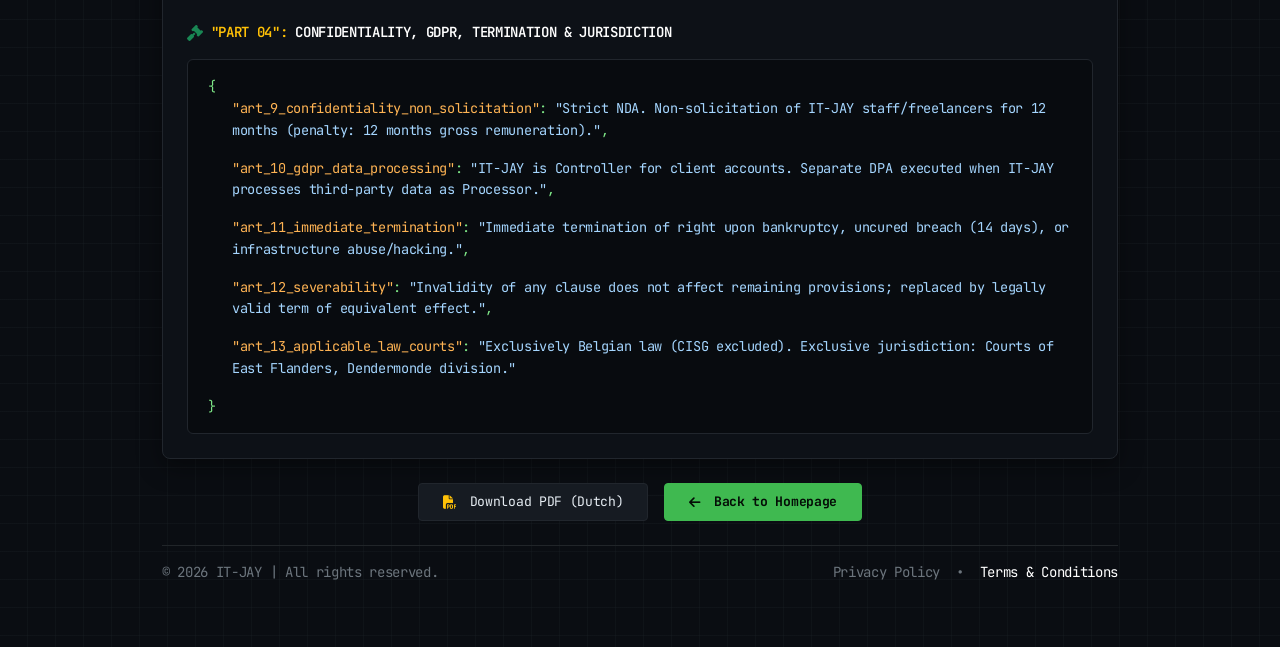
<file: terms-and-conditions.html>
<!doctype html>
<html lang="en">
    <head>
        <meta charset="UTF-8" />
        <meta name="viewport" content="width=device-width, initial-scale=1.0" />
        <meta http-equiv="X-UA-Compatible" content="IE=edge" />

        <!-- SEO Basic -->
        <title>IT-JAY | General Terms &amp; Conditions</title>
        <meta
            name="description"
            content="General terms and conditions of service for IT-JAY – cooperation rules, liability limitations, warranties, and specific service modules." />
        <meta name="author" content="IT-JAY" />
        <meta name="robots" content="index, follow" />
        <link rel="canonical" href="https://it-jay.be/en/terms-and-conditions.html" />

        <!-- Language Versions (Hreflang) -->
        <link rel="alternate" hreflang="pl" href="https://it-jay.be/warunki-ogolne.html" />
        <link rel="alternate" hreflang="nl" href="https://it-jay.be/nl/algemene-voorwaarden.html" />
        <link rel="alternate" hreflang="en" href="https://it-jay.be/en/terms-and-conditions.html" />

        <!-- Interface Color -->
        <meta name="theme-color" content="#0a0d12" />

        <!-- Google Fonts -->
        <link rel="preconnect" href="https://fonts.googleapis.com" />
        <link rel="preconnect" href="https://fonts.gstatic.com" crossorigin />
        <link
            href="https://fonts.googleapis.com/css2?family=JetBrains+Mono:wght@300;400;500;600;700&display=swap"
            rel="stylesheet" />

        <!-- Bootstrap 5 & Font Awesome -->
        <link href="https://cdn.jsdelivr.net/npm/bootstrap@5.3.2/dist/css/bootstrap.min.css" rel="stylesheet" />
        <link rel="stylesheet" href="https://cdnjs.cloudflare.com/ajax/libs/font-awesome/6.4.2/css/all.min.css" />

        <!-- Custom CSS -->
        <link rel="stylesheet" href="style.css" />
    </head>
    <body>
        <!-- 1. GÓRNY PASEK NAGŁÓWKA -->
        <header class="top-wire-divider">
            <div class="container-xl">
                <nav class="navbar navbar-expand-lg navbar-dark px-0 py-2">
                    <!-- Brand -->
                    <a class="brand-logo" href="index.html">
                        <span class="prompt-sign">$</span>
                        <span>IT-JAY<span class="brand-highlight">.BE</span></span>
                    </a>

                    <!-- Mobile toggle -->
                    <button
                        class="navbar-toggler border-0 shadow-none text-white"
                        type="button"
                        data-bs-toggle="collapse"
                        data-bs-target="#itjayNavbarCollapse">
                        <i class="fa-solid fa-bars fs-5"></i>
                    </button>

                    <!-- Menu Links & Dropdown -->
                    <div class="collapse navbar-collapse justify-content-end" id="itjayNavbarCollapse">
                        <ul class="navbar-nav align-items-lg-center gap-lg-1 my-3 my-lg-0">
                            <li class="nav-item">
                                <a class="nav-link nav-link-custom" href="index_en.html#szkolenia">./training</a>
                            </li>
                            <li class="nav-item">
                                <a class="nav-link nav-link-custom" href="index_en.html#wsparcie-it">./it-support</a>
                            </li>
                            <li class="nav-item">
                                <a class="nav-link nav-link-custom" href="index_en.html#strony-www"
                                    >./web-development</a
                                >
                            </li>
                            <li class="nav-item">
                                <a class="nav-link nav-link-custom" href="index_en.html#infrastruktura"
                                    >./infrastructure</a
                                >
                            </li>

                            <!-- Przełącznik języka -->
                            <li class="nav-item dropdown ms-lg-2 my-2 my-lg-0">
                                <button
                                    class="btn lang-dropdown-btn dropdown-toggle shadow-none"
                                    type="button"
                                    id="langSelectorMenu"
                                    data-bs-toggle="dropdown">
                                    <span class="status-dot-green"></span>
                                    <span id="currentLangDisplay">EN</span>
                                </button>
                                <ul
                                    class="dropdown-menu dropdown-menu-end lang-menu-dark"
                                    aria-labelledby="langSelectorMenu">
                                    <li>
                                        <a
                                            class="lang-item-btn active-lang text-decoration-none"
                                            href="index_pl.html"
                                            data-lang="PL">
                                            <span>🇵🇱 Polski</span>
                                            <small class="opacity-75">PL</small>
                                        </a>
                                    </li>
                                    <li>
                                        <a
                                            class="lang-item-btn text-decoration-none"
                                            href="index_nl.html"
                                            data-lang="NL">
                                            <span>🇳🇱 Nederlands</span>
                                            <small class="opacity-75">NL</small>
                                        </a>
                                    </li>
                                    <li>
                                        <a
                                            class="lang-item-btn text-decoration-none"
                                            href="index_en.html"
                                            data-lang="EN">
                                            <span>🇬🇧 English</span>
                                            <small class="opacity-75">EN</small>
                                        </a>
                                    </li>
                                </ul>
                            </li>

                            <li class="nav-item ms-lg-2">
                                <a href="index_en.html#kontakt" class="btn btn-cli py-1 px-3">
                                    <span class="prompt-sign">&gt;</span> Contact
                                </a>
                            </li>
                        </ul>
                    </div>
                </nav>
            </div>
        </header>

        <main class="py-4 py-md-5">
            <div class="container-xl" style="max-width: 980px">
                <!-- HERO SECTION -->
                <section class="terminal-window mb-4">
                    <div class="terminal-header d-flex align-items-center justify-content-between">
                        <div class="d-flex align-items-center">
                            <div class="traffic-dots">
                                <span class="traffic-dot dot-close"></span>
                                <span class="traffic-dot dot-min"></span>
                                <span class="traffic-dot dot-max"></span>
                            </div>
                            <span class="text-secondary">legal@it-jay:~ (zsh)</span>
                        </div>
                        <div class="d-none d-sm-block text-secondary" style="font-size: 0.72rem">
                            status: 200 OK [Terms &amp; Conditions] // rev: 2026.1
                        </div>
                    </div>

                    <div class="p-4 p-md-5">
                        <div class="mb-3">
                            <span class="prompt-sign">$</span> <span class="cmd-text">cat terms_and_conditions.md</span>
                        </div>
                        <h1 class="display-6 fw-bold text-white mb-2">Terms and Conditions</h1>
                        <p class="text-secondary small mb-3">
                            Executive summary of cooperation terms, B2B/B2C rights, warranties, and liability
                            limitations under Belgian law.
                        </p>

                        <!-- Warning banner -->
                        <div class="p-3 mb-4 rounded border border-warning bg-dark d-flex align-items-start gap-3">
                            <i class="fa-solid fa-circle-info text-warning fs-5 mt-1"></i>
                            <div class="small">
                                <span class="text-warning fw-semibold font-monospace">[NOTICE // THIS IS A SUMMARY]</span><br />
                                <span class="text-light">
                                    The below content is <strong>just a summary per theme</strong> of our Terms and Conditions. The full and binding version (in Dutch) can be downloaded at the end of this page.
                                </span>
                                <div class="mt-2">
                                    <a href="#downloads" class="text-warning text-decoration-none fw-medium hover-underline font-monospace">
                                        <i class="fa-solid fa-file-pdf me-1"></i>&gt; Go directly to a PDF download (in Dutch)
                                    </a>
                                </div>
                            </div>
                        </div>

                        <!-- Enterprise JSON Info Block -->
                        <div class="json-block mb-3">
                            <span class="jc">// Service Provider Information</span><br />
                            <span class="jp">{</span><br />
                            <div class="json-row">
                                <p>
                                    <span class="jk">"company"</span><span class="jp">:</span>
                                    <span class="js">"IT-JAY, Jędrzej Dec"</span><span class="jp">,</span>
                                </p>
                                <p>
                                    <span class="jk">"registered_office"</span><span class="jp">:</span>
                                    <span class="js">"Hofkensweg 42, 9420 Erpe-Mere, Belgium"</span
                                    ><span class="jp">,</span>
                                </p>
                                <p>
                                    <span class="jk">"kbo_vat"</span><span class="jp">:</span>
                                    <span class="js">"BE 0661.654.321"</span><span class="jp">,</span>
                                </p>
                                <p>
                                    <span class="jk">"email"</span><span class="jp">:</span>
                                    <span class="js">"info@it-jay.be"</span><span class="jp">,</span>
                                </p>
                                <p>
                                    <span class="jk">"website"</span><span class="jp">:</span>
                                    <span class="js">"https://www.it-jay.be"</span>
                                </p>
                            </div>
                            <span class="jp">}</span>
                        </div>
                    </div>
                </section>

                <!-- PART 1: GENERAL PROVISIONS (ART. 1 - 3) -->
                <section class="terminal-window mb-3 mb-md-4">
                    <div class="terminal-header d-flex align-items-center justify-content-between">
                        <div class="d-flex align-items-center">
                            <div class="traffic-dots">
                                <span class="traffic-dot dot-close"></span>
                                <span class="traffic-dot dot-min"></span>
                                <span class="traffic-dot dot-max"></span>
                            </div>
                            <span class="prompt-sign">$</span> cat part_01_general_provisions.json
                        </div>
                        <div class="d-none d-sm-block text-secondary" style="font-size: 0.72rem">
                            part 1: general provisions
                        </div>
                    </div>
                    <div class="p-4">
                        <div class="d-flex align-items-center gap-2 mb-2">
                            <i class="fa-solid fa-book-bookmark text-success"></i>
                            <span class="code-font small text-uppercase fw-semibold">
                                <span class="text-warning">"Part 01":</span>
                                <span class="text-white"> Scope, Quotes &amp; Best-Effort Obligation</span>
                            </span>
                        </div>
                        <p class="text-secondary small mb-3">
                            Foundational principles governing agreements, quote validity, and the technical nature of
                            obligations.
                        </p>
                        <div class="json-block">
                            <span class="jp">{</span><br />
                            <div class="json-row">
                                <p>
                                    <span class="jk">"art_1_scope"</span><span class="jp">:</span>
                                    <span class="js"
                                        >"Applies to all offers, deliveries, and services. Client purchasing terms are
                                        explicitly and fully rejected."</span
                                    ><span class="jp">,</span>
                                </p>
                                <p>
                                    <span class="jk">"art_2_quotes_formation"</span><span class="jp">:</span>
                                    <span class="js"
                                        >"Quotes valid for 30 calendar days. Agreement formed upon written acceptance or
                                        actual commencement of work."</span
                                    ><span class="jp">,</span>
                                </p>
                                <p>
                                    <span class="jk">"art_3_best_efforts"</span><span class="jp">:</span>
                                    <span class="js"
                                        >"All obligations are best-effort (obligation de moyens). 100% cyber protection
                                        or uptime is never guaranteed without explicit SLA."</span
                                    ><span class="jp">,</span>
                                </p>
                                <p>
                                    <span class="jk">"art_3_delivery_dates"</span><span class="jp">:</span>
                                    <span class="js"
                                        >"Project timelines are strictly indicative; delays do not give rise to
                                        penalties or rescission."</span
                                    >
                                </p>
                            </div>
                            <span class="jp">}</span>
                        </div>
                    </div>
                </section>

                <!-- PART 2: SPECIFIC MODULES (A - F) -->
                <section class="terminal-window mb-3 mb-md-4">
                    <div class="terminal-header d-flex align-items-center justify-content-between">
                        <div class="d-flex align-items-center">
                            <div class="traffic-dots">
                                <span class="traffic-dot dot-close"></span>
                                <span class="traffic-dot dot-min"></span>
                                <span class="traffic-dot dot-max"></span>
                            </div>
                            <span class="prompt-sign">$</span> cat part_02_specific_modules.json
                        </div>
                        <div class="d-none d-sm-block text-secondary" style="font-size: 0.72rem">
                            part 2: business activity modules
                        </div>
                    </div>
                    <div class="p-4">
                        <div class="d-flex align-items-center gap-2 mb-2">
                            <i class="fa-solid fa-cubes text-success"></i>
                            <span class="code-font small text-uppercase fw-semibold">
                                <span class="text-warning">"Part 02":</span>
                                <span class="text-white"> Activity-Specific Modules (NACE-BEL)</span>
                            </span>
                        </div>
                        <p class="text-secondary small mb-3">
                            Tailored contractual rules applied per commercial and technical activity.
                        </p>
                        <div class="json-block">
                            <span class="jp">{</span><br />
                            <div class="json-row">
                                <p>
                                    <span class="jk">"module_A_web_software"</span><span class="jp">:</span>
                                    <span class="jp">{</span><br />
                                    <span class="ps-3"
                                        ><span class="jk">"nace"</span><span class="jp">:</span>
                                        <span class="js">"62.010, 62.020, 62.030"</span><span class="jp">,</span></span
                                    ><br />
                                    <span class="ps-3"
                                        ><span class="jk">"acceptance"</span><span class="jp">:</span>
                                        <span class="js"
                                            >"14-day testing period on staging; public go-live constitutes unconditional
                                            acceptance"</span
                                        ><span class="jp">,</span></span
                                    ><br />
                                    <span class="ps-3"
                                        ><span class="jk">"scope_changes"</span><span class="jp">:</span>
                                        <span class="js"
                                            >"Any scope expansion or post-approval alteration strictly requires a new
                                            formal quote"</span
                                        ></span
                                    ><br />
                                    <span class="jp">}</span><span class="jp">,</span>
                                </p>
                                <p>
                                    <span class="jk">"module_B_legal_compliance_cookies"</span
                                    ><span class="jp">:</span> <span class="jp">{</span><br />
                                    <span class="ps-3"
                                        ><span class="jk">"responsibility"</span><span class="jp">:</span>
                                        <span class="js"
                                            >"Client is 100% solely responsible for legal compliance, Privacy Policy
                                            &amp; Cookie Banner decisions"</span
                                        ><span class="jp">,</span></span
                                    ><br />
                                    <span class="ps-3"
                                        ><span class="jk">"legal_advice"</span><span class="jp">:</span>
                                        <span class="js"
                                            >"IT-JAY does not provide legal advice; suggestions are technical-only;
                                            Client indemnifies IT-JAY against all fines/claims"</span
                                        ></span
                                    ><br />
                                    <span class="jp">}</span><span class="jp">,</span>
                                </p>
                                <p>
                                    <span class="jk">"module_C_hosting_cloud_domains"</span><span class="jp">:</span>
                                    <span class="jp">{</span><br />
                                    <span class="ps-3"
                                        ><span class="jk">"nace"</span><span class="jp">:</span>
                                        <span class="js">"63.110, 63.120"</span><span class="jp">,</span></span
                                    ><br />
                                    <span class="ps-3"
                                        ><span class="jk">"domain_ownership"</span><span class="jp">:</span>
                                        <span class="js"
                                            >"Registered in Client's name (registrant); IT-JAY acts solely as technical
                                            DNS administrator"</span
                                        ><span class="jp">,</span></span
                                    ><br />
                                    <span class="ps-3"
                                        ><span class="jk">"notice_takedown"</span><span class="jp">:</span>
                                        <span class="js"
                                            >"Illegal content or malicious abuse results in immediate service suspension
                                            without compensation"</span
                                        ><span class="jp">,</span></span
                                    ><br />
                                    <span class="ps-3"
                                        ><span class="jk">"renewal_termination"</span><span class="jp">:</span>
                                        <span class="js"
                                            >"1-year recurring term; tacit renewal unless cancelled in writing at least
                                            1 month prior to expiry"</span
                                        ></span
                                    ><br />
                                    <span class="jp">}</span><span class="jp">,</span>
                                </p>
                                <p>
                                    <span class="jk">"module_D_photography_media"</span><span class="jp">:</span>
                                    <span class="jp">{</span><br />
                                    <span class="ps-3"
                                        ><span class="jk">"nace"</span><span class="jp">:</span>
                                        <span class="js">"74.201, 74.209, 73.110"</span><span class="jp">,</span></span
                                    ><br />
                                    <span class="ps-3"
                                        ><span class="jk">"copyright"</span><span class="jp">:</span>
                                        <span class="js"
                                            >"Retained by IT-JAY; Client receives usage license; raw files (RAW) are
                                            never delivered unless bought out"</span
                                        ><span class="jp">,</span></span
                                    ><br />
                                    <span class="ps-3"
                                        ><span class="jk">"portfolio"</span><span class="jp">:</span>
                                        <span class="js"
                                            >"Permission granted for promotional portfolio use unless prior written
                                            objection is submitted"</span
                                        ></span
                                    ><br />
                                    <span class="jp">}</span><span class="jp">,</span>
                                </p>
                                <p>
                                    <span class="jk">"module_E_hardware_sales"</span><span class="jp">:</span>
                                    <span class="jp">{</span><br />
                                    <span class="ps-3"
                                        ><span class="jk">"nace"</span><span class="jp">:</span>
                                        <span class="js">"46.500, 47.400, 47.910"</span><span class="jp">,</span></span
                                    ><br />
                                    <span class="ps-3"
                                        ><span class="jk">"retention_of_title"</span><span class="jp">:</span>
                                        <span class="js"
                                            >"Goods remain exclusive property of IT-JAY until full payment of principal
                                            and charges"</span
                                        ><span class="jp">,</span></span
                                    ><br />
                                    <span class="ps-3"
                                        ><span class="jk">"warranty"</span><span class="jp">:</span>
                                        <span class="js"
                                            >"B2C: statutory 2-year warranty; B2B: strictly limited to manufacturer
                                            warranty (no commercial warranty)"</span
                                        ></span
                                    ><br />
                                    <span class="jp">}</span><span class="jp">,</span>
                                </p>
                                <p>
                                    <span class="jk">"module_F_training"</span><span class="jp">:</span>
                                    <span class="jp">{</span><br />
                                    <span class="ps-3"
                                        ><span class="jk">"nace"</span><span class="jp">:</span>
                                        <span class="js">"85.592, 85.599"</span><span class="jp">,</span></span
                                    ><br />
                                    <span class="ps-3"
                                        ><span class="jk">"cancellation"</span><span class="jp">:</span>
                                        <span class="js"
                                            >"Training materials copyrighted. Cancellation &lt; 7 calendar days before
                                            session requires 100% payment"</span
                                        ></span
                                    ><br />
                                    <span class="jp">}</span>
                                </p>
                            </div>
                            <span class="jp">}</span>
                        </div>
                    </div>
                </section>

                <!-- PART 3: FINANCIAL, BACKUP & LIABILITY (ART. 4 - 8) -->
                <section class="terminal-window mb-3 mb-md-4">
                    <div class="terminal-header d-flex align-items-center justify-content-between">
                        <div class="d-flex align-items-center">
                            <div class="traffic-dots">
                                <span class="traffic-dot dot-close"></span>
                                <span class="traffic-dot dot-min"></span>
                                <span class="traffic-dot dot-max"></span>
                            </div>
                            <span class="prompt-sign">$</span> cat part_03_financial_liability.json
                        </div>
                        <div class="d-none d-sm-block text-secondary" style="font-size: 0.72rem">
                            part 3: financial &amp; legal
                        </div>
                    </div>
                    <div class="p-4">
                        <div class="d-flex align-items-center gap-2 mb-2">
                            <i class="fa-solid fa-shield-halved text-success"></i>
                            <span class="code-font small text-uppercase fw-semibold">
                                <span class="text-warning">"Part 03":</span>
                                <span class="text-white"> Backups, Payment Terms, Debt Recovery &amp; Liability</span>
                            </span>
                        </div>
                        <div class="json-block mt-3">
                            <span class="jp">{</span><br />
                            <div class="json-row">
                                <p>
                                    <span class="jk">"art_4_backup_duty"</span><span class="jp">:</span>
                                    <span class="js"
                                        >"Client is exclusively responsible for full external backups prior to any work.
                                        Zero liability for data loss."</span
                                    ><span class="jp">,</span>
                                </p>
                                <p>
                                    <span class="jk">"art_5_payment_terms"</span><span class="jp">:</span>
                                    <span class="js"
                                        >"Payable within 30 calendar days. Services (hosting/access) suspended
                                        immediately upon default."</span
                                    ><span class="jp">,</span>
                                </p>
                                <p>
                                    <span class="jk">"art_5_late_payment_b2b"</span><span class="jp">:</span>
                                    <span class="js"
                                        >"Statutory interest under Belgian Act of 02/08/2002 + 10% lump-sum indemnity
                                        (min. €100.00)."</span
                                    ><span class="jp">,</span>
                                </p>
                                <p>
                                    <span class="jk">"art_5_late_payment_b2c"</span><span class="jp">:</span>
                                    <span class="js"
                                        >"Free reminder with 14-day grace period; thereafter statutory interest + capped
                                        fee under Book XIX WER."</span
                                    ><span class="jp">,</span>
                                </p>
                                <p>
                                    <span class="jk">"art_6_right_of_withdrawal"</span><span class="jp">:</span>
                                    <span class="js"
                                        >"14 days for B2C distance sales. Excluded for customized software, bespoke
                                        websites, or immediate digital delivery."</span
                                    ><span class="jp">,</span>
                                </p>
                                <p>
                                    <span class="jk">"art_7_liability_cap"</span><span class="jp">:</span>
                                    <span class="js"
                                        >"Limited to direct damages from willful misconduct or gross negligence.
                                        Strictly capped at project invoice value / insurance payout. Indirect damages
                                        excluded."</span
                                    ><span class="jp">,</span>
                                </p>
                                <p>
                                    <span class="jk">"art_8_force_majeure_hardship"</span><span class="jp">:</span>
                                    <span class="js"
                                        >"Includes upstream cloud outages, DDoS, power loss. Hardship renegotiation
                                        governed by Art. 5.74 of the Belgian Civil Code."</span
                                    >
                                </p>
                            </div>
                            <span class="jp">}</span>
                        </div>
                    </div>
                </section>

                <!-- PART 4: CLOSING PROVISIONS (ART. 9 - 13) -->
                <section class="terminal-window mb-4">
                    <div class="terminal-header d-flex align-items-center justify-content-between">
                        <div class="d-flex align-items-center">
                            <div class="traffic-dots">
                                <span class="traffic-dot dot-close"></span>
                                <span class="traffic-dot dot-min"></span>
                                <span class="traffic-dot dot-max"></span>
                            </div>
                            <span class="prompt-sign">$</span> cat part_04_closing_clauses.json
                        </div>
                        <div class="d-none d-sm-block text-secondary" style="font-size: 0.72rem">
                            part 4: governance &amp; jurisdiction
                        </div>
                    </div>
                    <div class="p-4">
                        <div class="d-flex align-items-center gap-2 mb-2">
                            <i class="fa-solid fa-gavel text-success"></i>
                            <span class="code-font small text-uppercase fw-semibold">
                                <span class="text-warning">"Part 04":</span>
                                <span class="text-white"> Confidentiality, GDPR, Termination &amp; Jurisdiction</span>
                            </span>
                        </div>
                        <div class="json-block mt-3">
                            <span class="jp">{</span><br />
                            <div class="json-row">
                                <p>
                                    <span class="jk">"art_9_confidentiality_non_solicitation"</span
                                    ><span class="jp">:</span>
                                    <span class="js"
                                        >"Strict NDA. Non-solicitation of IT-JAY staff/freelancers for 12 months
                                        (penalty: 12 months gross remuneration)."</span
                                    ><span class="jp">,</span>
                                </p>
                                <p>
                                    <span class="jk">"art_10_gdpr_data_processing"</span><span class="jp">:</span>
                                    <span class="js"
                                        >"IT-JAY is Controller for client accounts. Separate DPA executed when IT-JAY
                                        processes third-party data as Processor."</span
                                    ><span class="jp">,</span>
                                </p>
                                <p>
                                    <span class="jk">"art_11_immediate_termination"</span><span class="jp">:</span>
                                    <span class="js"
                                        >"Immediate termination of right upon bankruptcy, uncured breach (14 days), or
                                        infrastructure abuse/hacking."</span
                                    ><span class="jp">,</span>
                                </p>
                                <p>
                                    <span class="jk">"art_12_severability"</span><span class="jp">:</span>
                                    <span class="js"
                                        >"Invalidity of any clause does not affect remaining provisions; replaced by
                                        legally valid term of equivalent effect."</span
                                    ><span class="jp">,</span>
                                </p>
                                <p>
                                    <span class="jk">"art_13_applicable_law_courts"</span><span class="jp">:</span>
                                    <span class="js"
                                        >"Exclusively Belgian law (CISG excluded). Exclusive jurisdiction: Courts of
                                        East Flanders, Dendermonde division."</span
                                    >
                                </p>
                            </div>
                            <span class="jp">}</span>
                        </div>
                    </div>
                </section>

                <!-- Przyciski akcji (ułożone obok siebie) -->
                <div id="downloads" class="d-flex flex-wrap justify-content-center align-items-center gap-3 my-4">
                    <!-- Przycisk pobierania dokumentu -->
                    <a href="downloads/Algemene-voorwaarden.pdf" class="btn btn-cli px-4 py-2" download>
                        <i class="fa-solid fa-file-pdf text-warning me-2"></i> Download PDF (Dutch)
                    </a>

                    <!-- Przycisk powrotu do strony głównej -->
                    <a href="index_en.html" class="btn btn-cli btn-cli-green px-4 py-2">
                        <i class="fa-solid fa-arrow-left me-2"></i> Back to Homepage
                    </a>
                </div>

                <!-- Stopka -->
                <footer
                    class="d-flex flex-column flex-sm-row justify-content-between align-items-center py-3 text-secondary small border-top border-dark">
                    <div>© 2026 IT-JAY | All rights reserved.</div>
                    <div class="d-flex gap-3 mt-2 mt-sm-0">
                        <a href="privacy-policy.html" class="text-secondary text-decoration-none hover-white"
                            >Privacy Policy</a
                        >
                        <span>•</span>
                        <a href="terms-and-conditions.html" class="text-white text-decoration-none"
                            >Terms &amp; Conditions</a
                        >
                    </div>
                </footer>
            </div>
        </main>

        <script src="https://cdn.jsdelivr.net/npm/bootstrap@5.3.3/dist/js/bootstrap.bundle.min.js"></script>
    </body>
</html>
</file>
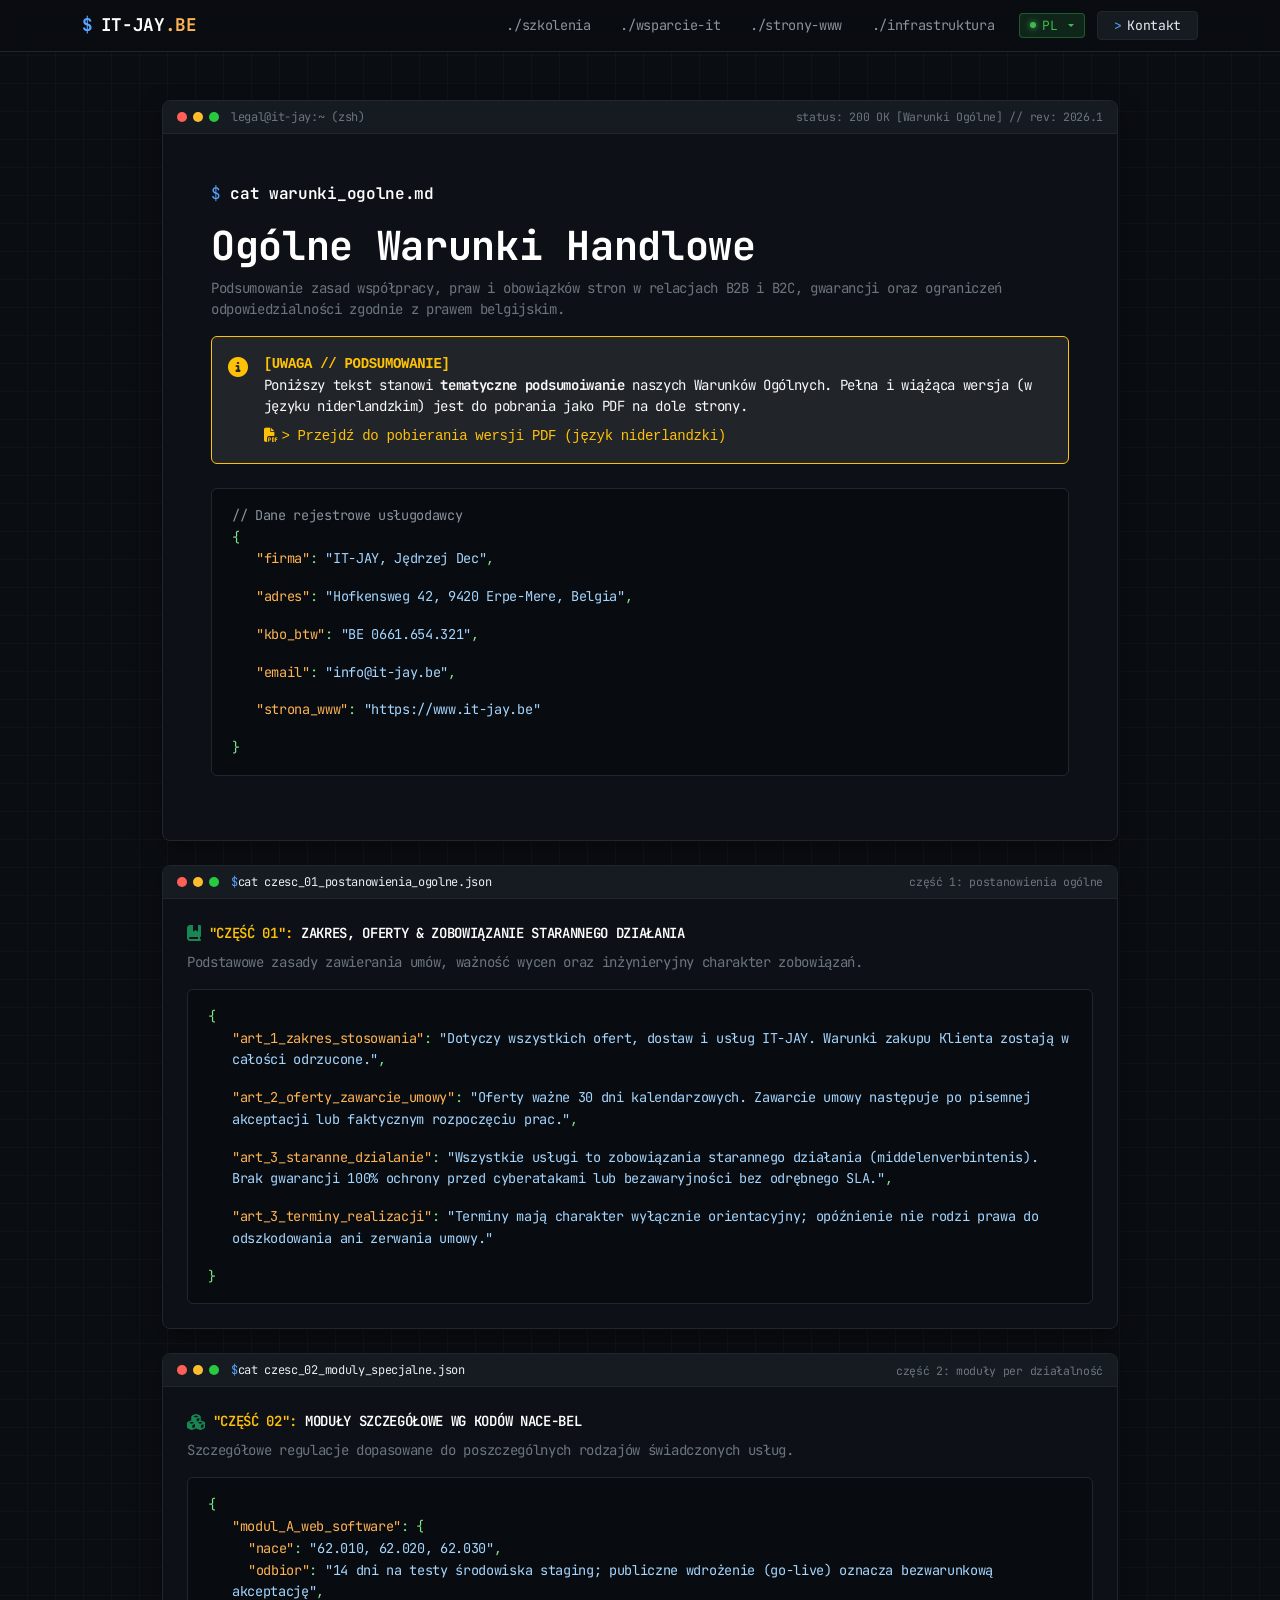
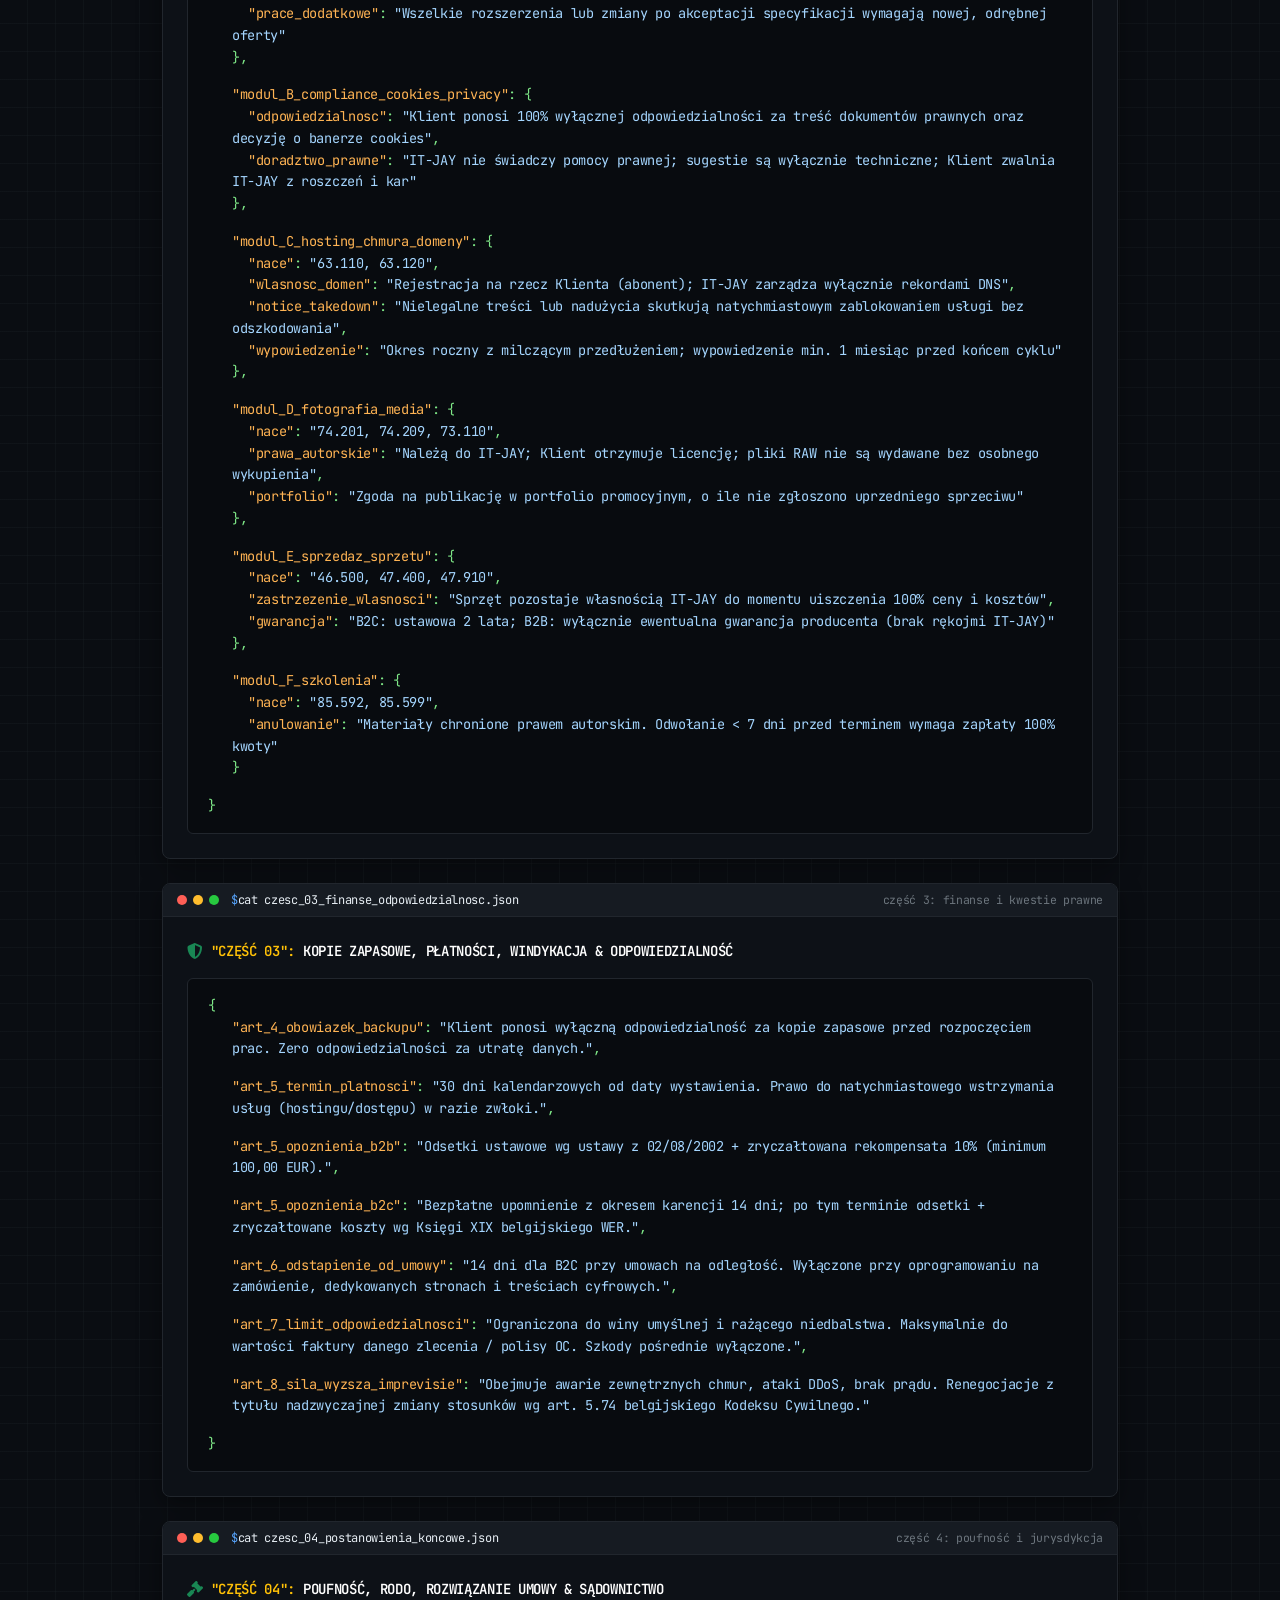
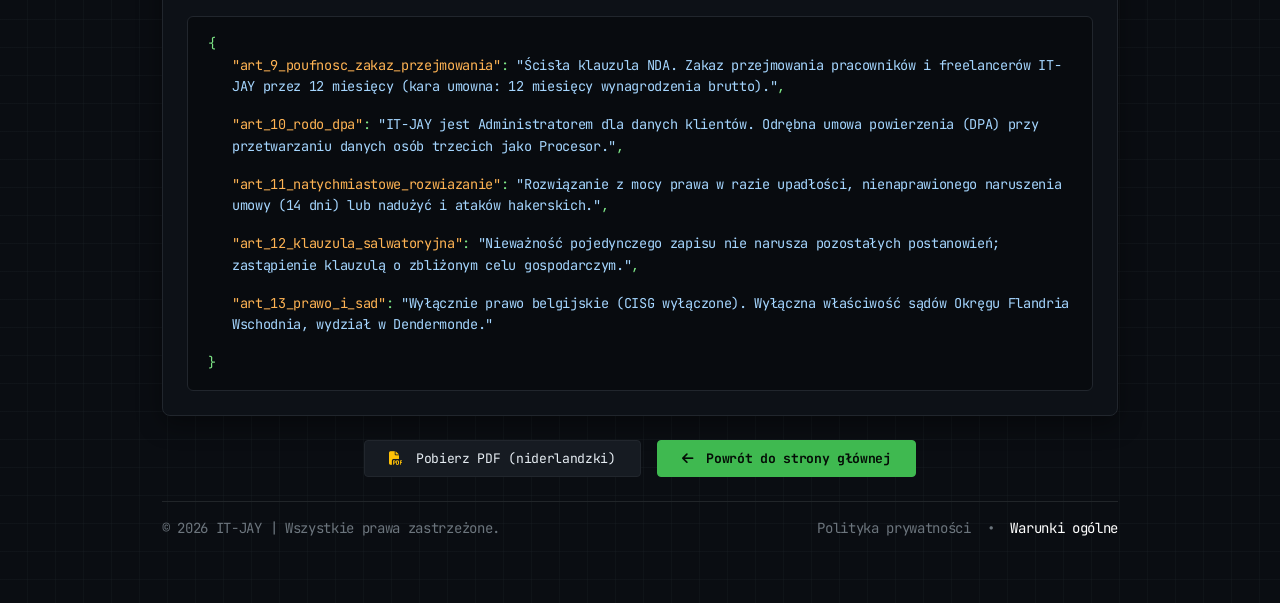
<file: warunki-ogolne.html>
<!doctype html>
<html lang="pl">
    <head>
        <meta charset="UTF-8" />
        <meta name="viewport" content="width=device-width, initial-scale=1.0" />
        <meta http-equiv="X-UA-Compatible" content="IE=edge" />

        <!-- SEO Podstawowe -->
        <title>IT-JAY | Ogólne Warunki Handlowe</title>
        <meta
            name="description"
            content="Ogólne warunki handlowe i świadczenia usług IT-JAY – zasady współpracy, odpowiedzialność, gwarancje i moduły usługowe." />
        <meta name="author" content="IT-JAY" />
        <meta name="robots" content="index, follow" />
        <link rel="canonical" href="https://it-jay.be/warunki-ogolne.html" />

        <!-- Wersje językowe (Hreflang) -->
        <link rel="alternate" hreflang="pl" href="https://it-jay.be/warunki-ogolne.html" />
        <link rel="alternate" hreflang="nl" href="https://it-jay.be/nl/algemene-voorwaarden.html" />
        <link rel="alternate" hreflang="en" href="https://it-jay.be/en/terms-and-conditions.html" />

        <!-- Kolor interfejsu -->
        <meta name="theme-color" content="#0a0d12" />

        <!-- Google Fonts -->
        <link rel="preconnect" href="https://fonts.googleapis.com" />
        <link rel="preconnect" href="https://fonts.gstatic.com" crossorigin />
        <link
            href="https://fonts.googleapis.com/css2?family=JetBrains+Mono:wght@300;400;500;600;700&display=swap"
            rel="stylesheet" />

        <!-- Bootstrap 5 & Font Awesome -->
        <link href="https://cdn.jsdelivr.net/npm/bootstrap@5.3.2/dist/css/bootstrap.min.css" rel="stylesheet" />
        <link rel="stylesheet" href="https://cdnjs.cloudflare.com/ajax/libs/font-awesome/6.4.2/css/all.min.css" />

        <!-- Custom CSS -->
        <link rel="stylesheet" href="style.css" />
    </head>
    <body>
        <!-- 1. GÓRNY PASEK NAGŁÓWKA -->
        <header class="top-wire-divider">
            <div class="container-xl">
                <nav class="navbar navbar-expand-lg navbar-dark px-0 py-2">
                    <!-- Brand -->
                    <a class="brand-logo" href="index.html">
                        <span class="prompt-sign">$</span>
                        <span>IT-JAY<span class="brand-highlight">.BE</span></span>
                    </a>

                    <!-- Mobile toggle -->
                    <button
                        class="navbar-toggler border-0 shadow-none text-white"
                        type="button"
                        data-bs-toggle="collapse"
                        data-bs-target="#itjayNavbarCollapse">
                        <i class="fa-solid fa-bars fs-5"></i>
                    </button>

                    <!-- Menu Links & Dropdown -->
                    <div class="collapse navbar-collapse justify-content-end" id="itjayNavbarCollapse">
                        <ul class="navbar-nav align-items-lg-center gap-lg-1 my-3 my-lg-0">
                            <li class="nav-item">
                                <a class="nav-link nav-link-custom" href="index_pl.html#szkolenia">./szkolenia</a>
                            </li>
                            <li class="nav-item">
                                <a class="nav-link nav-link-custom" href="index_pl.html#wsparcie-it">./wsparcie-it</a>
                            </li>
                            <li class="nav-item">
                                <a class="nav-link nav-link-custom" href="index_pl.html#strony-www">./strony-www</a>
                            </li>
                            <li class="nav-item">
                                <a class="nav-link nav-link-custom" href="index_pl.html#infrastruktura"
                                    >./infrastruktura</a
                                >
                            </li>

                            <!-- Przełącznik języka -->
                            <li class="nav-item dropdown ms-lg-2 my-2 my-lg-0">
                                <button
                                    class="btn lang-dropdown-btn dropdown-toggle shadow-none"
                                    type="button"
                                    id="langSelectorMenu"
                                    data-bs-toggle="dropdown">
                                    <span class="status-dot-green"></span>
                                    <span id="currentLangDisplay">PL</span>
                                </button>
                                <ul
                                    class="dropdown-menu dropdown-menu-end lang-menu-dark"
                                    aria-labelledby="langSelectorMenu">
                                    <li>
                                        <a
                                            class="lang-item-btn active-lang text-decoration-none"
                                            href="index_pl.html"
                                            data-lang="PL">
                                            <span>🇵🇱 Polski</span>
                                            <small class="opacity-75">PL</small>
                                        </a>
                                    </li>
                                    <li>
                                        <a
                                            class="lang-item-btn text-decoration-none"
                                            href="index_nl.html"
                                            data-lang="NL">
                                            <span>🇳🇱 Nederlands</span>
                                            <small class="opacity-75">NL</small>
                                        </a>
                                    </li>
                                    <li>
                                        <a
                                            class="lang-item-btn text-decoration-none"
                                            href="index_en.html"
                                            data-lang="EN">
                                            <span>🇬🇧 English</span>
                                            <small class="opacity-75">EN</small>
                                        </a>
                                    </li>
                                </ul>
                            </li>

                            <li class="nav-item ms-lg-2">
                                <a href="index_pl.html#kontakt" class="btn btn-cli py-1 px-3">
                                    <span class="prompt-sign">&gt;</span> Kontakt
                                </a>
                            </li>
                        </ul>
                    </div>
                </nav>
            </div>
        </header>

        <main class="py-4 py-md-5">
            <div class="container-xl" style="max-width: 980px">
                <!-- SEKCJA HERO -->
                <section class="terminal-window mb-4">
                    <div class="terminal-header d-flex align-items-center justify-content-between">
                        <div class="d-flex align-items-center">
                            <div class="traffic-dots">
                                <span class="traffic-dot dot-close"></span>
                                <span class="traffic-dot dot-min"></span>
                                <span class="traffic-dot dot-max"></span>
                            </div>
                            <span class="text-secondary">legal@it-jay:~ (zsh)</span>
                        </div>
                        <div class="d-none d-sm-block text-secondary" style="font-size: 0.72rem">
                            status: 200 OK [Warunki Ogólne] // rev: 2026.1
                        </div>
                    </div>

                    <div class="p-4 p-md-5">
                        <div class="mb-3">
                            <span class="prompt-sign">$</span> <span class="cmd-text">cat warunki_ogolne.md</span>
                        </div>
                        <h1 class="display-6 fw-bold text-white mb-2">Ogólne Warunki Handlowe</h1>
                        <p class="text-secondary small mb-3">
                            Podsumowanie zasad współpracy, praw i obowiązków stron w relacjach B2B i B2C, gwarancji oraz ograniczeń odpowiedzialności zgodnie z prawem belgijskim.
                        </p>

                        <!-- Banner podsumowania -->
                        <div class="p-3 mb-4 rounded border border-warning bg-dark d-flex align-items-start gap-3">
                            <i class="fa-solid fa-circle-info text-warning fs-5 mt-1"></i>
                            <div class="small">
                                <span class="text-warning fw-semibold font-monospace">[UWAGA // PODSUMOWANIE]</span><br />
                                <span class="text-light">
                                    Poniższy tekst stanowi <strong>tematyczne podsumoiwanie</strong> naszych Warunków Ogólnych. Pełna i wiążąca wersja (w języku niderlandzkim) jest do pobrania jako PDF na dole strony.
                                </span>
                                <div class="mt-2">
                                    <a href="#downloads" class="text-warning text-decoration-none fw-medium hover-underline font-monospace">
                                        <i class="fa-solid fa-file-pdf me-1"></i>&gt; Przejdź do pobierania wersji PDF (język niderlandzki)
                                    </a>
                                </div>
                            </div>
                        </div>

                        <!-- Blok danych podmiotu JSON -->
                        <div class="json-block mb-3">
                            <span class="jc">// Dane rejestrowe usługodawcy</span><br />
                            <span class="jp">{</span><br />
                            <div class="json-row">
                                <p>
                                    <span class="jk">"firma"</span><span class="jp">:</span>
                                    <span class="js">"IT-JAY, Jędrzej Dec"</span><span class="jp">,</span>
                                </p>
                                <p>
                                    <span class="jk">"adres"</span><span class="jp">:</span>
                                    <span class="js">"Hofkensweg 42, 9420 Erpe-Mere, Belgia"</span><span class="jp">,</span>
                                </p>
                                <p>
                                    <span class="jk">"kbo_btw"</span><span class="jp">:</span>
                                    <span class="js">"BE 0661.654.321"</span><span class="jp">,</span>
                                </p>
                                <p>
                                    <span class="jk">"email"</span><span class="jp">:</span>
                                    <span class="js">"info@it-jay.be"</span><span class="jp">,</span>
                                </p>
                                <p>
                                    <span class="jk">"strona_www"</span><span class="jp">:</span>
                                    <span class="js">"https://www.it-jay.be"</span>
                                </p>
                            </div>
                            <span class="jp">}</span>
                        </div>
                    </div>
                </section>

                <!-- CZĘŚĆ 1: POSTANOWIENIA OGÓLNE (ART. 1 - 3) -->
                <section class="terminal-window mb-3 mb-md-4">
                    <div class="terminal-header d-flex align-items-center justify-content-between">
                        <div class="d-flex align-items-center">
                            <div class="traffic-dots">
                                <span class="traffic-dot dot-close"></span>
                                <span class="traffic-dot dot-min"></span>
                                <span class="traffic-dot dot-max"></span>
                            </div>
                            <span class="prompt-sign">$</span> cat czesc_01_postanowienia_ogolne.json
                        </div>
                        <div class="d-none d-sm-block text-secondary" style="font-size: 0.72rem">
                            część 1: postanowienia ogólne
                        </div>
                    </div>
                    <div class="p-4">
                        <div class="d-flex align-items-center gap-2 mb-2">
                            <i class="fa-solid fa-book-bookmark text-success"></i>
                            <span class="code-font small text-uppercase fw-semibold">
                                <span class="text-warning">"Część 01":</span>
                                <span class="text-white"> Zakres, Oferty &amp; Zobowiązanie Starannego Działania</span>
                            </span>
                        </div>
                        <p class="text-secondary small mb-3">
                            Podstawowe zasady zawierania umów, ważność wycen oraz inżynieryjny charakter zobowiązań.
                        </p>
                        <div class="json-block">
                            <span class="jp">{</span><br />
                            <div class="json-row">
                                <p>
                                    <span class="jk">"art_1_zakres_stosowania"</span><span class="jp">:</span>
                                    <span class="js">"Dotyczy wszystkich ofert, dostaw i usług IT-JAY. Warunki zakupu Klienta zostają w całości odrzucone."</span><span class="jp">,</span>
                                </p>
                                <p>
                                    <span class="jk">"art_2_oferty_zawarcie_umowy"</span><span class="jp">:</span>
                                    <span class="js">"Oferty ważne 30 dni kalendarzowych. Zawarcie umowy następuje po pisemnej akceptacji lub faktycznym rozpoczęciu prac."</span><span class="jp">,</span>
                                </p>
                                <p>
                                    <span class="jk">"art_3_staranne_dzialanie"</span><span class="jp">:</span>
                                    <span class="js">"Wszystkie usługi to zobowiązania starannego działania (middelenverbintenis). Brak gwarancji 100% ochrony przed cyberatakami lub bezawaryjności bez odrębnego SLA."</span><span class="jp">,</span>
                                </p>
                                <p>
                                    <span class="jk">"art_3_terminy_realizacji"</span><span class="jp">:</span>
                                    <span class="js">"Terminy mają charakter wyłącznie orientacyjny; opóźnienie nie rodzi prawa do odszkodowania ani zerwania umowy."</span>
                                </p>
                            </div>
                            <span class="jp">}</span>
                        </div>
                    </div>
                </section>

                <!-- CZĘŚĆ 2: MODUŁY SPECJALNE (A - F) -->
                <section class="terminal-window mb-3 mb-md-4">
                    <div class="terminal-header d-flex align-items-center justify-content-between">
                        <div class="d-flex align-items-center">
                            <div class="traffic-dots">
                                <span class="traffic-dot dot-close"></span>
                                <span class="traffic-dot dot-min"></span>
                                <span class="traffic-dot dot-max"></span>
                            </div>
                            <span class="prompt-sign">$</span> cat czesc_02_moduly_specjalne.json
                        </div>
                        <div class="d-none d-sm-block text-secondary" style="font-size: 0.72rem">
                            część 2: moduły per działalność
                        </div>
                    </div>
                    <div class="p-4">
                        <div class="d-flex align-items-center gap-2 mb-2">
                            <i class="fa-solid fa-cubes text-success"></i>
                            <span class="code-font small text-uppercase fw-semibold">
                                <span class="text-warning">"Część 02":</span>
                                <span class="text-white"> Moduły szczegółowe wg kodów NACE-BEL</span>
                            </span>
                        </div>
                        <p class="text-secondary small mb-3">
                            Szczegółowe regulacje dopasowane do poszczególnych rodzajów świadczonych usług.
                        </p>
                        <div class="json-block">
                            <span class="jp">{</span><br />
                            <div class="json-row">
                                <p>
                                    <span class="jk">"modul_A_web_software"</span><span class="jp">:</span>
                                    <span class="jp">{</span><br />
                                    <span class="ps-3"><span class="jk">"nace"</span><span class="jp">:</span> <span class="js">"62.010, 62.020, 62.030"</span><span class="jp">,</span></span><br />
                                    <span class="ps-3"><span class="jk">"odbior"</span><span class="jp">:</span> <span class="js">"14 dni na testy środowiska staging; publiczne wdrożenie (go-live) oznacza bezwarunkową akceptację"</span><span class="jp">,</span></span><br />
                                    <span class="ps-3"><span class="jk">"prace_dodatkowe"</span><span class="jp">:</span> <span class="js">"Wszelkie rozszerzenia lub zmiany po akceptacji specyfikacji wymagają nowej, odrębnej oferty"</span></span><br />
                                    <span class="jp">}</span><span class="jp">,</span>
                                </p>
                                <p>
                                    <span class="jk">"modul_B_compliance_cookies_privacy"</span><span class="jp">:</span>
                                    <span class="jp">{</span><br />
                                    <span class="ps-3"><span class="jk">"odpowiedzialnosc"</span><span class="jp">:</span> <span class="js">"Klient ponosi 100% wyłącznej odpowiedzialności za treść dokumentów prawnych oraz decyzję o banerze cookies"</span><span class="jp">,</span></span><br />
                                    <span class="ps-3"><span class="jk">"doradztwo_prawne"</span><span class="jp">:</span> <span class="js">"IT-JAY nie świadczy pomocy prawnej; sugestie są wyłącznie techniczne; Klient zwalnia IT-JAY z roszczeń i kar"</span></span><br />
                                    <span class="jp">}</span><span class="jp">,</span>
                                </p>
                                <p>
                                    <span class="jk">"modul_C_hosting_chmura_domeny"</span><span class="jp">:</span>
                                    <span class="jp">{</span><br />
                                    <span class="ps-3"><span class="jk">"nace"</span><span class="jp">:</span> <span class="js">"63.110, 63.120"</span><span class="jp">,</span></span><br />
                                    <span class="ps-3"><span class="jk">"wlasnosc_domen"</span><span class="jp">:</span> <span class="js">"Rejestracja na rzecz Klienta (abonent); IT-JAY zarządza wyłącznie rekordami DNS"</span><span class="jp">,</span></span><br />
                                    <span class="ps-3"><span class="jk">"notice_takedown"</span><span class="jp">:</span> <span class="js">"Nielegalne treści lub nadużycia skutkują natychmiastowym zablokowaniem usługi bez odszkodowania"</span><span class="jp">,</span></span><br />
                                    <span class="ps-3"><span class="jk">"wypowiedzenie"</span><span class="jp">:</span> <span class="js">"Okres roczny z milczącym przedłużeniem; wypowiedzenie min. 1 miesiąc przed końcem cyklu"</span></span><br />
                                    <span class="jp">}</span><span class="jp">,</span>
                                </p>
                                <p>
                                    <span class="jk">"modul_D_fotografia_media"</span><span class="jp">:</span>
                                    <span class="jp">{</span><br />
                                    <span class="ps-3"><span class="jk">"nace"</span><span class="jp">:</span> <span class="js">"74.201, 74.209, 73.110"</span><span class="jp">,</span></span><br />
                                    <span class="ps-3"><span class="jk">"prawa_autorskie"</span><span class="jp">:</span> <span class="js">"Należą do IT-JAY; Klient otrzymuje licencję; pliki RAW nie są wydawane bez osobnego wykupienia"</span><span class="jp">,</span></span><br />
                                    <span class="ps-3"><span class="jk">"portfolio"</span><span class="jp">:</span> <span class="js">"Zgoda na publikację w portfolio promocyjnym, o ile nie zgłoszono uprzedniego sprzeciwu"</span></span><br />
                                    <span class="jp">}</span><span class="jp">,</span>
                                </p>
                                <p>
                                    <span class="jk">"modul_E_sprzedaz_sprzetu"</span><span class="jp">:</span>
                                    <span class="jp">{</span><br />
                                    <span class="ps-3"><span class="jk">"nace"</span><span class="jp">:</span> <span class="js">"46.500, 47.400, 47.910"</span><span class="jp">,</span></span><br />
                                    <span class="ps-3"><span class="jk">"zastrzezenie_wlasnosci"</span><span class="jp">:</span> <span class="js">"Sprzęt pozostaje własnością IT-JAY do momentu uiszczenia 100% ceny i kosztów"</span><span class="jp">,</span></span><br />
                                    <span class="ps-3"><span class="jk">"gwarancja"</span><span class="jp">:</span> <span class="js">"B2C: ustawowa 2 lata; B2B: wyłącznie ewentualna gwarancja producenta (brak rękojmi IT-JAY)"</span></span><br />
                                    <span class="jp">}</span><span class="jp">,</span>
                                </p>
                                <p>
                                    <span class="jk">"modul_F_szkolenia"</span><span class="jp">:</span>
                                    <span class="jp">{</span><br />
                                    <span class="ps-3"><span class="jk">"nace"</span><span class="jp">:</span> <span class="js">"85.592, 85.599"</span><span class="jp">,</span></span><br />
                                    <span class="ps-3"><span class="jk">"anulowanie"</span><span class="jp">:</span> <span class="js">"Materiały chronione prawem autorskim. Odwołanie &lt; 7 dni przed terminem wymaga zapłaty 100% kwoty"</span></span><br />
                                    <span class="jp">}</span>
                                </p>
                            </div>
                            <span class="jp">}</span>
                        </div>
                    </div>
                </section>

                <!-- CZĘŚĆ 3: KWESTIE FINANSOWE, BACKUP I ODPOWIEDZIALNOŚĆ (ART. 4 - 8) -->
                <section class="terminal-window mb-3 mb-md-4">
                    <div class="terminal-header d-flex align-items-center justify-content-between">
                        <div class="d-flex align-items-center">
                            <div class="traffic-dots">
                                <span class="traffic-dot dot-close"></span>
                                <span class="traffic-dot dot-min"></span>
                                <span class="traffic-dot dot-max"></span>
                            </div>
                            <span class="prompt-sign">$</span> cat czesc_03_finanse_odpowiedzialnosc.json
                        </div>
                        <div class="d-none d-sm-block text-secondary" style="font-size: 0.72rem">
                            część 3: finanse i kwestie prawne
                        </div>
                    </div>
                    <div class="p-4">
                        <div class="d-flex align-items-center gap-2 mb-2">
                            <i class="fa-solid fa-shield-halved text-success"></i>
                            <span class="code-font small text-uppercase fw-semibold">
                                <span class="text-warning">"Część 03":</span>
                                <span class="text-white"> Kopie Zapasowe, Płatności, Windykacja &amp; Odpowiedzialność</span>
                            </span>
                        </div>
                        <div class="json-block mt-3">
                            <span class="jp">{</span><br />
                            <div class="json-row">
                                <p>
                                    <span class="jk">"art_4_obowiazek_backupu"</span><span class="jp">:</span>
                                    <span class="js">"Klient ponosi wyłączną odpowiedzialność za kopie zapasowe przed rozpoczęciem prac. Zero odpowiedzialności za utratę danych."</span><span class="jp">,</span>
                                </p>
                                <p>
                                    <span class="jk">"art_5_termin_platnosci"</span><span class="jp">:</span>
                                    <span class="js">"30 dni kalendarzowych od daty wystawienia. Prawo do natychmiastowego wstrzymania usług (hostingu/dostępu) w razie zwłoki."</span><span class="jp">,</span>
                                </p>
                                <p>
                                    <span class="jk">"art_5_opoznienia_b2b"</span><span class="jp">:</span>
                                    <span class="js">"Odsetki ustawowe wg ustawy z 02/08/2002 + zryczałtowana rekompensata 10% (minimum 100,00 EUR)."</span><span class="jp">,</span>
                                </p>
                                <p>
                                    <span class="jk">"art_5_opoznienia_b2c"</span><span class="jp">:</span>
                                    <span class="js">"Bezpłatne upomnienie z okresem karencji 14 dni; po tym terminie odsetki + zryczałtowane koszty wg Księgi XIX belgijskiego WER."</span><span class="jp">,</span>
                                </p>
                                <p>
                                    <span class="jk">"art_6_odstapienie_od_umowy"</span><span class="jp">:</span>
                                    <span class="js">"14 dni dla B2C przy umowach na odległość. Wyłączone przy oprogramowaniu na zamówienie, dedykowanych stronach i treściach cyfrowych."</span><span class="jp">,</span>
                                </p>
                                <p>
                                    <span class="jk">"art_7_limit_odpowiedzialnosci"</span><span class="jp">:</span>
                                    <span class="js">"Ograniczona do winy umyślnej i rażącego niedbalstwa. Maksymalnie do wartości faktury danego zlecenia / polisy OC. Szkody pośrednie wyłączone."</span><span class="jp">,</span>
                                </p>
                                <p>
                                    <span class="jk">"art_8_sila_wyzsza_imprevisie"</span><span class="jp">:</span>
                                    <span class="js">"Obejmuje awarie zewnętrznych chmur, ataki DDoS, brak prądu. Renegocjacje z tytułu nadzwyczajnej zmiany stosunków wg art. 5.74 belgijskiego Kodeksu Cywilnego."</span>
                                </p>
                            </div>
                            <span class="jp">}</span>
                        </div>
                    </div>
                </section>

                <!-- CZĘŚĆ 4: POSTANOWIENIA KOŃCOWE (ART. 9 - 13) -->
                <section class="terminal-window mb-4">
                    <div class="terminal-header d-flex align-items-center justify-content-between">
                        <div class="d-flex align-items-center">
                            <div class="traffic-dots">
                                <span class="traffic-dot dot-close"></span>
                                <span class="traffic-dot dot-min"></span>
                                <span class="traffic-dot dot-max"></span>
                            </div>
                            <span class="prompt-sign">$</span> cat czesc_04_postanowienia_koncowe.json
                        </div>
                        <div class="d-none d-sm-block text-secondary" style="font-size: 0.72rem">
                            część 4: poufność i jurysdykcja
                        </div>
                    </div>
                    <div class="p-4">
                        <div class="d-flex align-items-center gap-2 mb-2">
                            <i class="fa-solid fa-gavel text-success"></i>
                            <span class="code-font small text-uppercase fw-semibold">
                                <span class="text-warning">"Część 04":</span>
                                <span class="text-white"> Poufność, RODO, Rozwiązanie Umowy &amp; Sądownictwo</span>
                            </span>
                        </div>
                        <div class="json-block mt-3">
                            <span class="jp">{</span><br />
                            <div class="json-row">
                                <p>
                                    <span class="jk">"art_9_poufnosc_zakaz_przejmowania"</span><span class="jp">:</span>
                                    <span class="js">"Ścisła klauzula NDA. Zakaz przejmowania pracowników i freelancerów IT-JAY przez 12 miesięcy (kara umowna: 12 miesięcy wynagrodzenia brutto)."</span><span class="jp">,</span>
                                </p>
                                <p>
                                    <span class="jk">"art_10_rodo_dpa"</span><span class="jp">:</span>
                                    <span class="js">"IT-JAY jest Administratorem dla danych klientów. Odrębna umowa powierzenia (DPA) przy przetwarzaniu danych osób trzecich jako Procesor."</span><span class="jp">,</span>
                                </p>
                                <p>
                                    <span class="jk">"art_11_natychmiastowe_rozwiazanie"</span><span class="jp">:</span>
                                    <span class="js">"Rozwiązanie z mocy prawa w razie upadłości, nienaprawionego naruszenia umowy (14 dni) lub nadużyć i ataków hakerskich."</span><span class="jp">,</span>
                                </p>
                                <p>
                                    <span class="jk">"art_12_klauzula_salwatoryjna"</span><span class="jp">:</span>
                                    <span class="js">"Nieważność pojedynczego zapisu nie narusza pozostałych postanowień; zastąpienie klauzulą o zbliżonym celu gospodarczym."</span><span class="jp">,</span>
                                </p>
                                <p>
                                    <span class="jk">"art_13_prawo_i_sad"</span><span class="jp">:</span>
                                    <span class="js">"Wyłącznie prawo belgijskie (CISG wyłączone). Wyłączna właściwość sądów Okręgu Flandria Wschodnia, wydział w Dendermonde."</span>
                                </p>
                            </div>
                            <span class="jp">}</span>
                        </div>
                    </div>
                </section>

                <!-- Przyciski akcji (ułożone obok siebie) -->
                <div id="downloads" class="d-flex flex-wrap justify-content-center align-items-center gap-3 my-4">
                    <!-- Przycisk pobierania dokumentu -->
                    <a href="downloads/Algemene-voorwaarden.pdf" class="btn btn-cli px-4 py-2" download>
                        <i class="fa-solid fa-file-pdf text-warning me-2"></i> Pobierz PDF (niderlandzki)
                    </a>

                    <!-- Przycisk powrotu do strony głównej -->
                    <a href="index_pl.html" class="btn btn-cli btn-cli-green px-4 py-2">
                        <i class="fa-solid fa-arrow-left me-2"></i> Powrót do strony głównej
                    </a>
                </div>

                <!-- Stopka -->
                <footer
                    class="d-flex flex-column flex-sm-row justify-content-between align-items-center py-3 text-secondary small border-top border-dark">
                    <div>© 2026 IT-JAY | Wszystkie prawa zastrzeżone.</div>
                    <div class="d-flex gap-3 mt-2 mt-sm-0">
                        <a href="polityka-prywatnosci.html" class="text-secondary text-decoration-none hover-white"
                            >Polityka prywatności</a
                        >
                        <span>•</span>
                        <a href="warunki-ogolne.html" class="text-white text-decoration-none">Warunki ogólne</a>
                    </div>
                </footer>
            </div>
        </main>

        <script src="https://cdn.jsdelivr.net/npm/bootstrap@5.3.3/dist/js/bootstrap.bundle.min.js"></script>
    </body>
</html>
</file>
<file: style_index.css>
:root {
            --bg-base: #0a0d12;
            --bg-card: #0d1117;
            --bg-header: #161b22;
            --border-color: #21262d;
            --c-yellow: #ffba49;
            --c-prompt: #58a6ff;
            --c-text: #e6edf3;
            --c-dim: #8b949e;
        }

        body {
            background-color: var(--bg-base);
            color: var(--c-text);
            font-family: 'JetBrains Mono', monospace;
            background-image: 
                linear-gradient(rgba(33, 38, 45, 0.25) 1px, transparent 1px),
                linear-gradient(90deg, rgba(33, 38, 45, 0.25) 1px, transparent 1px);
            background-size: 28px 28px;
            background-position: -1px -1px;
            min-height: 100vh;
            display: flex;
            align-items: center;
            justify-content: center;
            margin: 0;
            padding: 1.5rem;
        }

        /* Centralne okno */
        .gateway-card {
            background: var(--bg-card);
            border: 1px solid var(--border-color);
            border-radius: 12px;
            max-width: 7000px;
            width: 100%;
            overflow: hidden;
            box-shadow: 0 20px 45px rgba(0, 0, 0, 0.6);
        }

        .terminal-header {
            background: var(--bg-header);
            border-bottom: 1px solid var(--border-color);
            padding: 10px 18px;
            font-size: 0.78rem;
        }

        .traffic-dots {
            display: flex;
            gap: 7px;
        }

        .traffic-dot {
            width: 11px;
            height: 11px;
            border-radius: 50%;
            display: inline-block;
        }

        .dot-close { background: #ff5f56; }
        .dot-min { background: #ffbd2e; }
        .dot-max { background: #27c93f; }

        /* Wielkie logo terminalowe */
        .giant-logo {
            font-size: clamp(2.8rem, 8vw, 4.8rem);
            font-weight: 800;
            letter-spacing: -0.04em;
            line-height: 1.1;
            color: #ffffff;
            margin-bottom: 0.5rem;
            user-select: none;
        }

        .giant-logo .prompt-sign {
            color: var(--c-prompt);
        }

        .giant-logo .brand-dot {
            color: var(--c-yellow);
        }

        /* Slogan */
        .slogan-box {
            font-size: clamp(0.95rem, 2.4vw, 1.15rem);
            color: var(--c-dim);
            line-height: 1.5;
        }

        .terminal-caret {
            display: inline-block;
            width: 8px;
            height: 16px;
            background: var(--c-yellow);
            margin-left: 4px;
            animation: blink 1s infinite steps(1);
            vertical-align: middle;
        }

        @keyframes blink {
            0%, 50% { opacity: 1; }
            51%, 100% { opacity: 0; }
        }

        /* Przyciski wyboru języka */
        .lang-button {
            background: #141922;
            border: 1px solid var(--border-color);
            color: var(--c-text);
            text-decoration: none;
            padding: 0.85rem 1.25rem;
            border-radius: 6px;
            font-weight: 600;
            font-size: 0.95rem;
            display: flex;
            align-items: center;
            justify-content: space-between;
            transition: all 0.2s cubic-bezier(0.16, 1, 0.3, 1);
        }

        .lang-button:hover {
            border-color: var(--c-yellow);
            background: #19222d;
            color: var(--c-yellow);
            transform: translateY(-2px);
            box-shadow: 0 6px 16px rgba(0, 0, 0, 0.35);
        }

        .lang-button .lang-code {
            font-size: 0.75rem;
            opacity: 0.65;
            color: var(--c-prompt);
        }

        .footer-note {
            font-size: 0.75rem;
            color: var(--c-dim);
            border-top: 1px solid var(--border-color);
            background: rgba(0, 0, 0, 0.2);
            padding: 9px 18px;
        }
</file>
<file: style.css>
:root {
    --bg-base: #0a0d12;
    --bg-card: #0d1117;
    --bg-header: #161b22;
    --border-color: #21262d;
    --border-highlight: #30363d;
    
    /* Paleta kolorów terminala i JSON */
    --c-green: #3fb950;
    --c-green-glow: rgba(63, 185, 80, 0.15);
    --c-prompt: #58a6ff;
    --c-key: #ffb454;
    --c-string: #a5d6ff;
    --c-punct: #7ee787;
    --c-dim: #8b949e;
    --c-text: #e6edf3;
}

/* Natywne przejścia stron dla przeglądarek wspierających View Transitions API */
@view-transition {
    navigation: auto;
}

::view-transition-old(root) {
    animation: 500ms cubic-bezier(0.4, 0, 0.2, 1) both terminalFadeOut;
}

::view-transition-new(root) {
    animation: 800ms cubic-bezier(0.22, 1, 0.36, 1) both terminalFadeIn;
}

body {
    background-color: var(--bg-base);
    color: var(--c-text);
    font-family: 'JetBrains Mono', 'Fira Code', monospace;
    background-image: 
        linear-gradient(rgba(33, 38, 45, 0.25) 1px, transparent 1px),
        linear-gradient(90deg, rgba(33, 38, 45, 0.25) 1px, transparent 1px);
    background-size: 28px 28px;
    background-position: -1px -1px;
    min-height: 100vh;
    letter-spacing: -0.02em;
}

/* Leniwe, miękkie wejście całej strony */
main {
    animation: terminalFadeIn 0.85s cubic-bezier(0.22, 1, 0.36, 1) forwards;
}

/* Wydłużone kaskadowe wyłanianie się kart terminalowych */
.terminal-window {
    animation: terminalCardEntry 0.9s cubic-bezier(0.22, 1, 0.36, 1) backwards;
}

.terminal-window:nth-of-type(1) { animation-delay: 0.12s; }
.terminal-window:nth-of-type(2) { animation-delay: 0.24s; }
.terminal-window:nth-of-type(3) { animation-delay: 0.36s; }
.terminal-window:nth-of-type(4) { animation-delay: 0.48s; }
.terminal-window:nth-of-type(5) { animation-delay: 0.60s; }
.terminal-window:nth-of-type(6) { animation-delay: 0.72s; }

@keyframes terminalFadeIn {
    from {
        opacity: 0;
        transform: translateY(18px);
    }
    to {
        opacity: 1;
        transform: translateY(0);
    }
}

@keyframes terminalFadeOut {
    from {
        opacity: 1;
        transform: translateY(0);
    }
    to {
        opacity: 0;
        transform: translateY(-12px);
    }
}

@keyframes terminalCardEntry {
    from {
        opacity: 0;
        transform: translateY(24px) scale(0.985);
    }
    to {
        opacity: 1;
        transform: translateY(0) scale(1);
    }
}

/* Monospace i składnia */
.code-font, pre, code {
    font-family: 'JetBrains Mono', monospace !important;
}

.jk { color: var(--c-key); }        /* JSON Key */
.js { color: var(--c-string); }     /* JSON String */
.jp { color: var(--c-punct); }      /* JSON Punctuation */
.jc { color: var(--c-dim); }        /* Komentarz */
.prompt-sign { color: var(--c-prompt); }
.cmd-text { color: #fff; font-weight: 600; }

/* 1. Navbar / Nagłówek */
.top-wire-divider {
    border-bottom: 1px solid var(--border-color);
    background: rgba(10, 13, 18, 0.92);
    backdrop-filter: blur(10px);
    position: sticky;
    top: 0;
    z-index: 1020;
    view-transition-name: main-header;
}

.brand-logo {
    text-decoration: none;
    font-weight: 700;
    font-size: 1.1rem;
    color: #fff;
    display: inline-flex;
    align-items: center;
    gap: 8px;
}

.brand-highlight {
    color: var(--c-key);
}

.nav-link-custom {
    color: var(--c-dim) !important;
    font-size: 0.85rem;
    padding: 0.45rem 0.8rem !important;
    transition: color 0.35s cubic-bezier(0.22, 1, 0.36, 1);
}

.nav-link-custom:hover {
    color: var(--c-green) !important;
}

/* Przełącznik języków */
.lang-dropdown-btn {
    background: var(--c-green-glow) !important;
    border: 1px solid rgba(63, 185, 80, 0.35) !important;
    color: var(--c-green) !important;
    font-size: 0.8rem;
    padding: 2px 10px;
    border-radius: 4px;
    display: inline-flex;
    align-items: center;
    gap: 6px;
    transition: all 0.35s cubic-bezier(0.22, 1, 0.36, 1);
}

.status-dot-green {
    width: 6px;
    height: 6px;
    border-radius: 50%;
    background: var(--c-green);
    box-shadow: 0 0 6px var(--c-green);
}

.lang-menu-dark {
    background: var(--bg-card);
    border: 1px solid var(--border-color);
    border-radius: 6px;
}

.lang-item-btn {
    background: none;
    border: none;
    color: var(--c-text);
    width: 100%;
    text-align: left;
    padding: 6px 14px;
    font-size: 0.8rem;
    display: flex;
    justify-content: space-between;
    transition: all 0.25s ease;
}

.lang-item-btn:hover, .lang-item-btn.active-lang {
    background: rgba(63, 185, 80, 0.1);
    color: var(--c-green);
}

/* 2. Karty Terminalowe / Styl Wizytówki */
.terminal-window {
    background: var(--bg-card);
    border: 1px solid var(--border-color);
    border-radius: 8px;
    overflow: hidden;
    box-shadow: 0 8px 24px rgba(0, 0, 0, 0.4);
    transition: border-color 0.45s cubic-bezier(0.22, 1, 0.36, 1), box-shadow 0.45s cubic-bezier(0.22, 1, 0.36, 1);
}

.terminal-header {
    background: var(--bg-header);
    border-bottom: 1px solid var(--border-color);
    padding: 7px 14px;
    font-size: 0.75rem;
}

.traffic-dots {
    display: flex;
    gap: 6px;
    margin-right: 12px;
}

.traffic-dot {
    width: 10px;
    height: 10px;
    border-radius: 50%;
    display: inline-block;
}

.dot-close { background: #ff5f56; }
.dot-min { background: #ffbd2e; }
.dot-max { background: #27c93f; }

.terminal-caret {
    display: inline-block;
    width: 7px;
    height: 13px;
    background: var(--c-green);
    margin-left: 4px;
    animation: blink 1.2s infinite steps(1);
    vertical-align: middle;
}

@keyframes blink {
    0%, 50% { opacity: 1; }
    51%, 100% { opacity: 0; }
}

/* Zagnieżdżone bloki JSON */
.json-block {
    background: rgba(0, 0, 0, 0.35);
    border: 1px solid var(--border-color);
    border-radius: 6px;
    padding: 1rem 1.25rem;
    font-size: 0.85rem;
    line-height: 1.6;
}

.json-row {
    padding-left: 1.5rem;
}

/* Przyciski i elementy aktywne */
.btn-cli {
    background: #161b22;
    border: 1px solid var(--border-color);
    color: var(--c-text);
    font-size: 0.82rem;
    padding: 0.4rem 0.9rem;
    border-radius: 4px;
    transition: all 0.35s cubic-bezier(0.22, 1, 0.36, 1);
    text-decoration: none;
    display: inline-flex;
    align-items: center;
    gap: 6px;
}

.btn-cli:hover {
    border-color: var(--c-green);
    color: var(--c-green);
    background: #1c2128;
    transform: translateY(-2px);
}

.btn-cli-green {
    background: var(--c-green);
    color: #040d06;
    border: 1px solid var(--c-green);
    font-weight: 700;
}

.btn-cli-green:hover {
    background: #46cf59;
    color: #000;
}

/* Pola formularza */
.custom-input {
    background-color: #04070a !important;
    border: 1px solid var(--border-color) !important;
    color: var(--c-text) !important;
    font-size: 0.82rem;
    border-radius: 4px;
    transition: border-color 0.35s ease, box-shadow 0.35s ease;
}

.custom-input:focus {
    border-color: var(--c-green) !important;
    box-shadow: 0 0 0 2px rgba(63, 185, 80, 0.2) !important;
}

/* Płynniejszy obrót ikony przy zwijaniu/rozwijaniu */
button[aria-expanded="true"] .transition-icon {
    transform: rotate(180deg);
}
.transition-icon {
    transition: transform 0.45s cubic-bezier(0.22, 1, 0.36, 1);
}

/* Płynne rozwijanie Bootstrap collapse */
.collapsing {
    transition: height 0.45s cubic-bezier(0.22, 1, 0.36, 1) !important;
}

/* Dostępność: wyłączenie animacji */
@media (prefers-reduced-motion: reduce) {
    main,
    .terminal-window,
    .btn-cli,
    .transition-icon,
    .collapsing,
    ::view-transition-old(root),
    ::view-transition-new(root) {
        animation: none !important;
        transition: none !important;
    }
}
/* Płynne przewijanie do kotwic */
html {
    scroll-behavior: smooth;
}

/* Margines przewijania, aby przyklejony header nie zasłaniał modułu */
.terminal-window[id] {
    scroll-margin-top: 80px;
}

/* Podświetlenie modułu po kliknięciu linku z kotwicą */
.terminal-window:target {
    border-color: var(--c-green) !important;
    box-shadow: 
        0 0 0 1px var(--c-green),
        0 0 28px rgba(63, 185, 80, 0.28),
        0 12px 32px rgba(0, 0, 0, 0.6) !important;
    animation: targetPulse 1.8s ease-out;
}

/* Zielony akcent nagłówka okna aktywnego modułu */
.terminal-window:target .terminal-header {
    background: #19241d !important;
    border-bottom-color: rgba(63, 185, 80, 0.4) !important;
}

/* Efekt pulsowania ramki po przejściu do modułu */
@keyframes targetPulse {
    0% {
        box-shadow: 
            0 0 0 2px var(--c-green),
            0 0 38px rgba(63, 185, 80, 0.55),
            0 12px 32px rgba(0, 0, 0, 0.6);
    }
    50% {
        box-shadow: 
            0 0 0 1px var(--c-green),
            0 0 18px rgba(63, 185, 80, 0.2),
            0 12px 32px rgba(0, 0, 0, 0.6);
    }
    100% {
        box-shadow: 
            0 0 0 1px var(--c-green),
            0 0 28px rgba(63, 185, 80, 0.28),
            0 12px 32px rgba(0, 0, 0, 0.6);
    }
}
</file>
